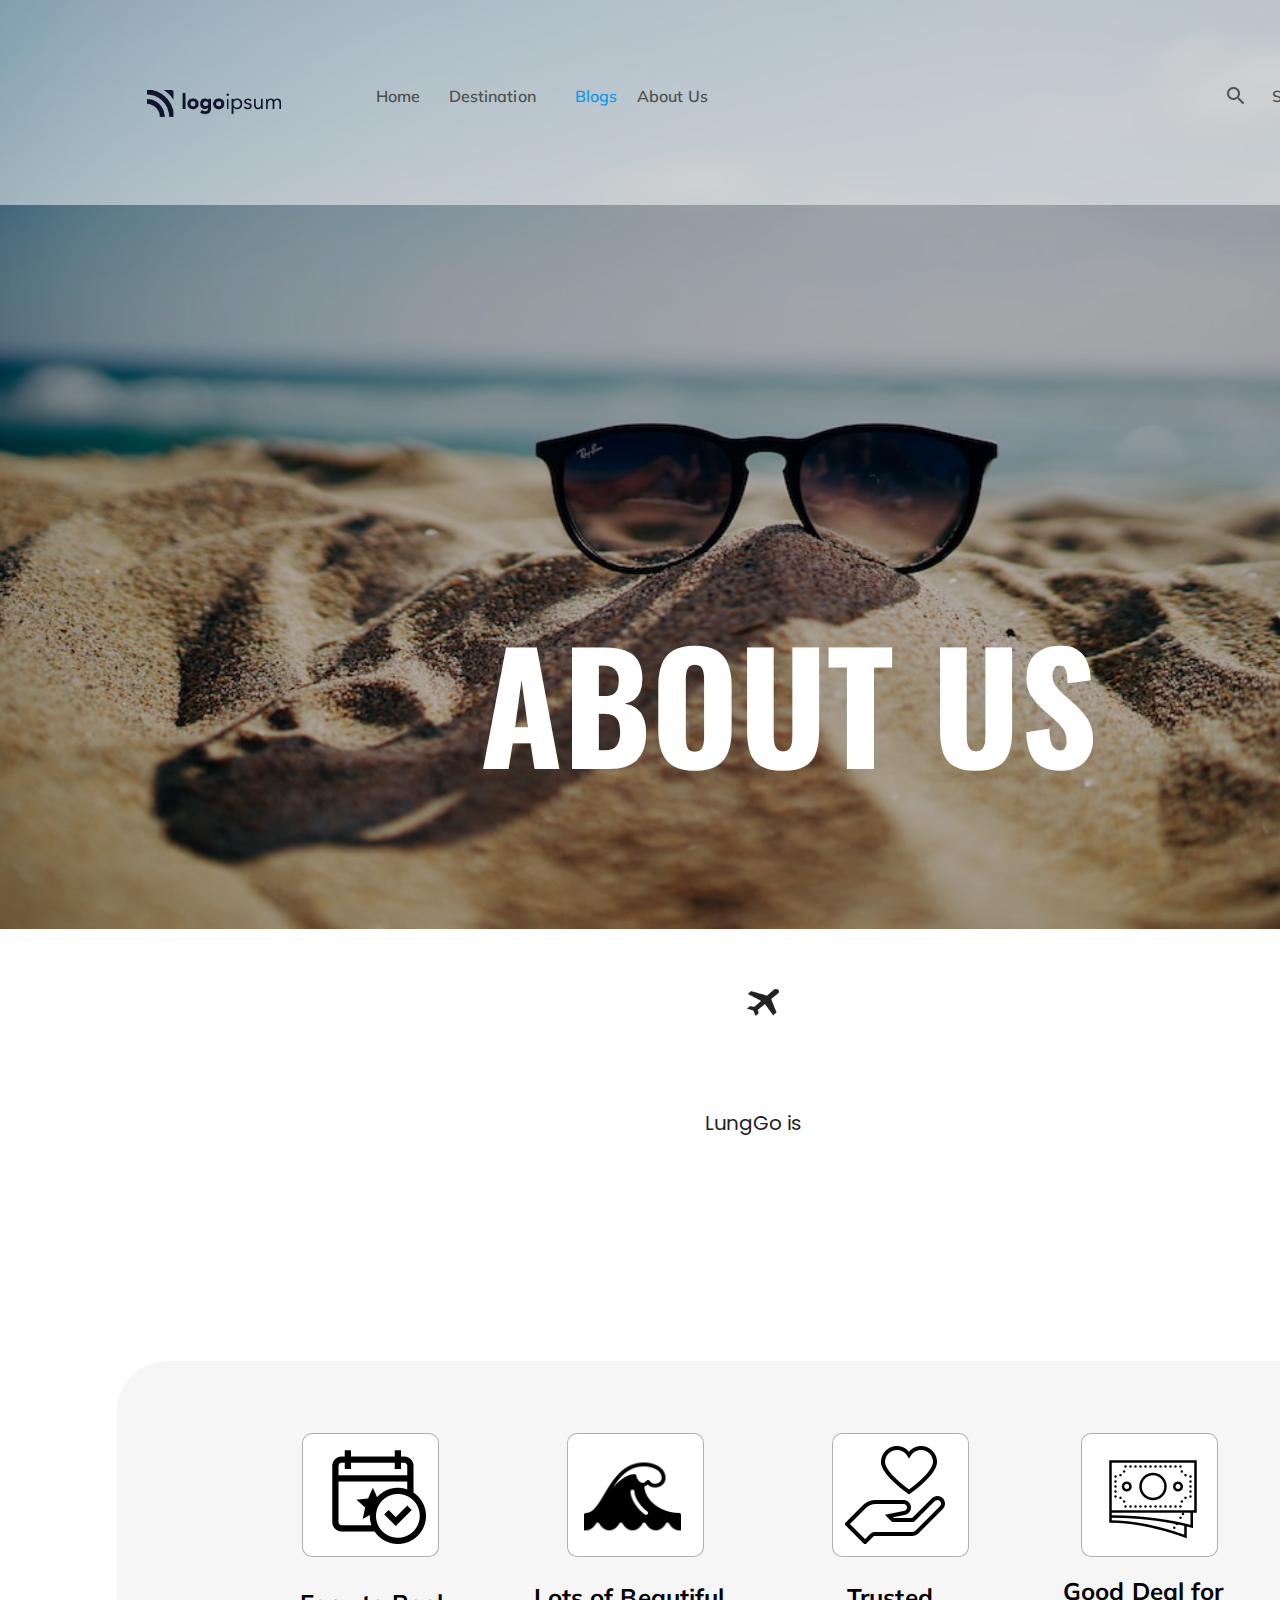
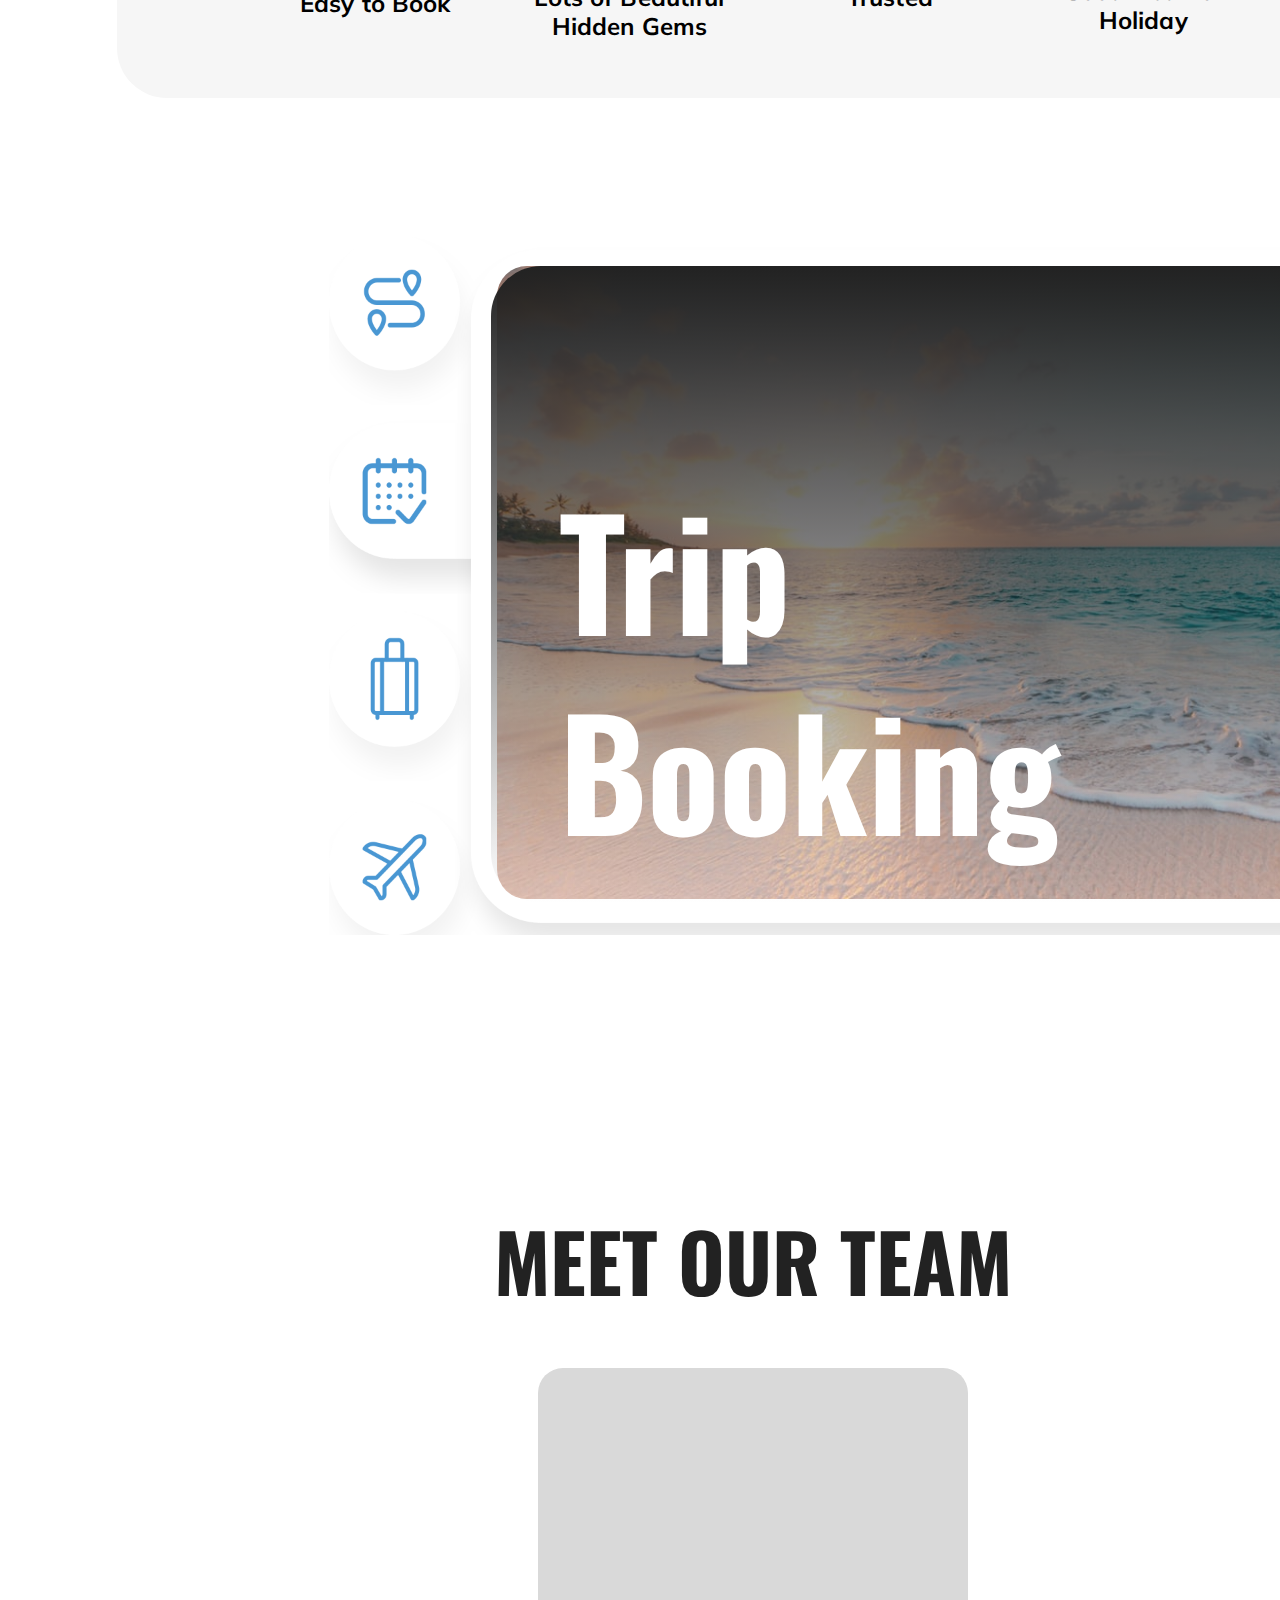
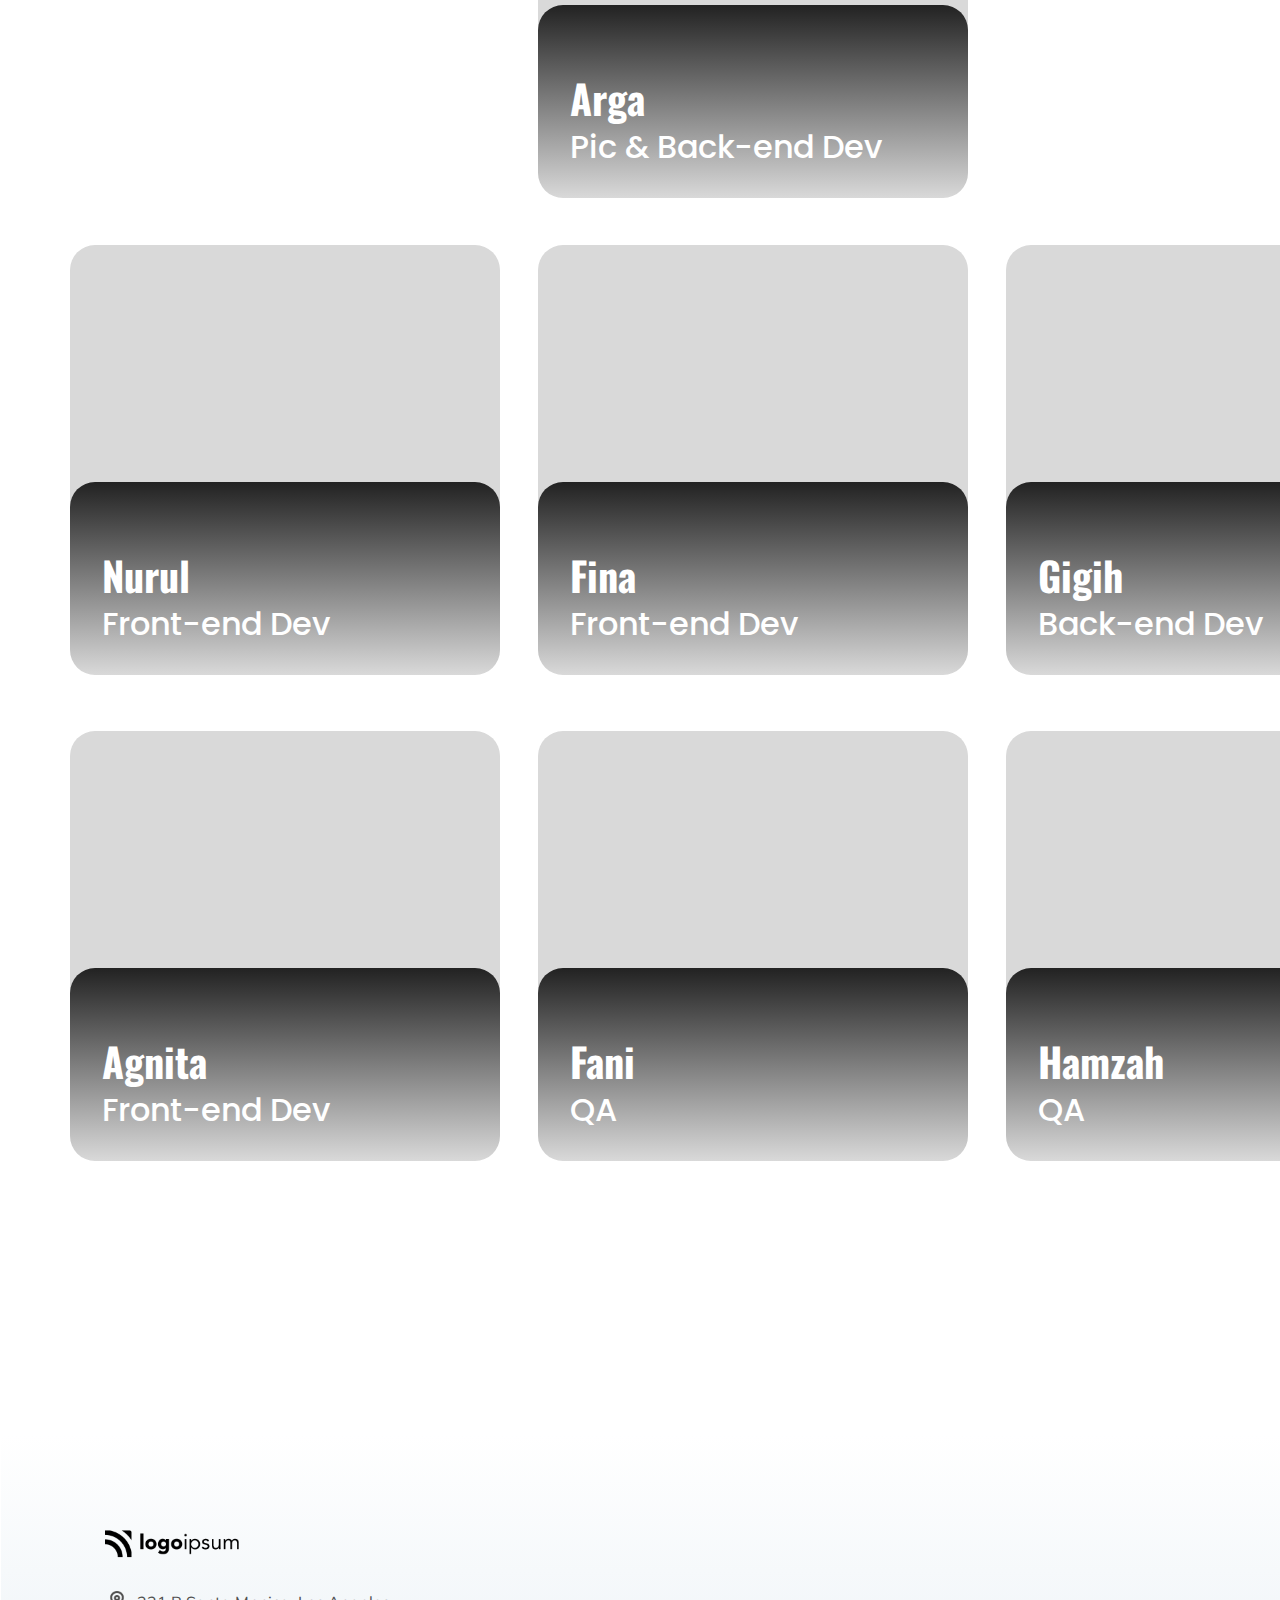
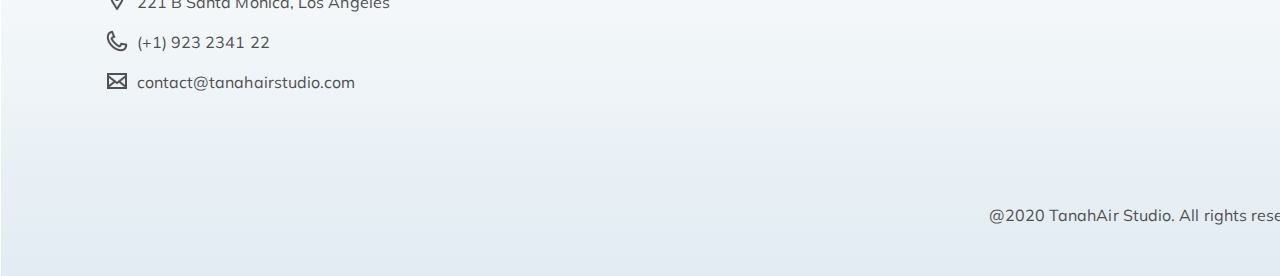
<file: main-files/about-us.html>
<!DOCTYPE html>
<html>
<head>
  <meta charset="utf-8" />
  <link rel="icon" href="/favicon.ico" />
  <meta name="viewport" content="width=device-width, initial-scale=1" />
  <meta name="theme-color" content="#000000" />
  <title>12_About Us</title>
  <link rel="stylesheet" href="https://fonts.googleapis.com/css?family=Mulish%3A400%2C600%2C700"/>
  <link rel="stylesheet" href="https://fonts.googleapis.com/css?family=Source+Sans+Pro%3A400%2C500%2C600%2C700"/>
  <link rel="stylesheet" href="https://fonts.googleapis.com/css?family=Oswald%3A700"/>
  <link rel="stylesheet" href="https://fonts.googleapis.com/css?family=Poppins%3A400%2C500"/>
  <link rel="stylesheet" href="./styles/about-us.css"/>
</head>
<body>
<div class="about-us-7vy">
  <div class="auto-group-mc81-qc5">
    <div class="hero-section-yTP">
      <div class="auto-group-cgyy-v7j">
        <div class="navbar-2gZ">
          <div class="dummy-logo-02-BpM">
            <img class="group-j5B" src="./assets/group.png"/>
          </div>
          <div class="auto-group-umkx-ehw">
            <div class="menu-Ntq">
              <p class="home-7Ld">Home</p>
              <p class="destination-DeZ">Destination</p>
              <p class="blogs-Lz5">Blogs</p>
              <p class="about-us-gY9">About Us</p>
            </div>
            <img class="action-search-Bzh" src="./assets/action-search-44q.png"/>
            <p class="sign-up-7tM">Sign Up</p>
            <div class="button-dbo">Login</div>
          </div>
        </div>
      </div>
      <p class="about-us-HgM">ABOUT US</p>
    </div>
  </div>
  <img class="group-afT" src="./assets/group-4n5.png"/>
  <div class="auto-group-qwbs-Kd3">
    <div class="description-section-eQR">
      <p class="lunggo-is-yBo">LungGo is </p>
      <div class="plane-icon-h7o">
      </div>
    </div>
    <div class="values-section-qE1">
      <div class="group-482-wH3">
        <div class="auto-group-uubk-69w">
          <div class="auto-group-jbrr-QRX">
            <img class="event-accepted-vPs" src="./assets/event-accepted.png"/>
          </div>
          <div class="auto-group-ywqb-2C1">
            <img class="ocean-wave-wpm" src="./assets/ocean-wave.png"/>
          </div>
          <div class="auto-group-ohpm-4eV">
            <img class="trust-buK" src="./assets/trust.png"/>
          </div>
          <div class="auto-group-psdt-8PT">
            <img class="cash-UCR" src="./assets/cash-s4D.png"/>
          </div>
        </div>
        <div class="group-480-bH3">
          <p class="easy-to-book-Yi5">Easy to Book</p>
          <p class="lots-of-beautiful-hidden-gems-Ta9">Lots of Beautiful Hidden Gems </p>
          <p class="trusted-YrV">Trusted</p>
          <p class="good-deal-for-holiday-TCm">Good Deal for Holiday</p>
        </div>
      </div>
    </div>
    <div class="auto-group-xzeh-XiR">
      <img class="how-it-works-section-rkh" src="./assets/how-it-works-section.png"/>
      <img class="rectangle-CJm" src="./assets/rectangle-HZB.png"/>
      <div class="gradient-WqF">
      </div>
      <p class="trip-booking-cdP">
      Trip
      <br/>
      Booking
      </p>
    </div>
    <div class="team-section-Wyf">
      <div class="auto-group-fpsw-ea5">
        <p class="meet-our-team-nRP">MEET OUR TEAM</p>
        <div class="item-3-uF7">
          <div class="gradient-1ow">
          </div>
          <p class="arga-87s">Arga</p>
          <p class="pic-back-end-dev-q2H">Pic &amp; Back-end Dev</p>
        </div>
      </div>
      <div class="auto-group-bkds-hqB">
        <div class="item-4-qRb">
          <div class="gradient-aPB">
          </div>
          <p class="nurul-66d">Nurul </p>
          <p class="front-end-dev-oWq">Front-end Dev</p>
        </div>
        <div class="item-5-6Vw">
          <div class="gradient-eXT">
          </div>
          <p class="fina-NTT">Fina</p>
          <p class="front-end-dev-HqK">Front-end Dev</p>
        </div>
        <div class="item-6-apR">
          <div class="gradient-Lob">
          </div>
          <p class="gigih-fay">Gigih</p>
          <p class="back-end-dev-BpD">Back-end Dev</p>
        </div>
      </div>
      <div class="auto-group-uzp7-Gqf">
        <div class="item-7-Dku">
          <div class="gradient-aLZ">
          </div>
          <p class="agnita-hRB">Agnita</p>
          <p class="front-end-dev-DPX">Front-end Dev</p>
        </div>
        <div class="item-9-i5P">
          <div class="gradient-Fr1">
          </div>
          <p class="fani-a7b">Fani</p>
          <p class="qa-ggR">QA</p>
        </div>
        <div class="item-8-B7P">
          <div class="gradient-vqf">
          </div>
          <p class="hamzah-SZ7">Hamzah</p>
          <p class="qa-9yK">QA</p>
        </div>
      </div>
    </div>
    <div class="auto-group-457f-SSd">
      <div class="footer-ZXF">
        <img class="dummy-logo-02-if3" src="./assets/dummy-logo-02-how.png"/>
        <div class="group-477-EtH">
          <div class="address-ahF">
            <img class="icon-k5w" src="./assets/icon-Bb7.png"/>
            <p class="b-santa-monica-los-angeles-gkH">221 B Santa Monica, Los Angeles</p>
          </div>
          <div class="auto-group-dvdf-yzH">
            <div class="phone-number-L49">
              <img class="icon-4Vw" src="./assets/icon-Mz1.png"/>
              <p class="item-1-923-2341-22-QJu">(+1) 923 2341 22</p>
            </div>
            <div class="email-W73">
              <img class="icon-ej3" src="./assets/icon-XK7.png"/>
              <p class="contacttanahairstudiocom-znu">contact@tanahairstudio.com</p>
            </div>
          </div>
        </div>
        <p class="tanahair-studio-all-rights-reserved-hxD">@2020 TanahAir Studio. All rights reserved.</p>
      </div>
    </div>
  </div>
</div>
</body>
</file>
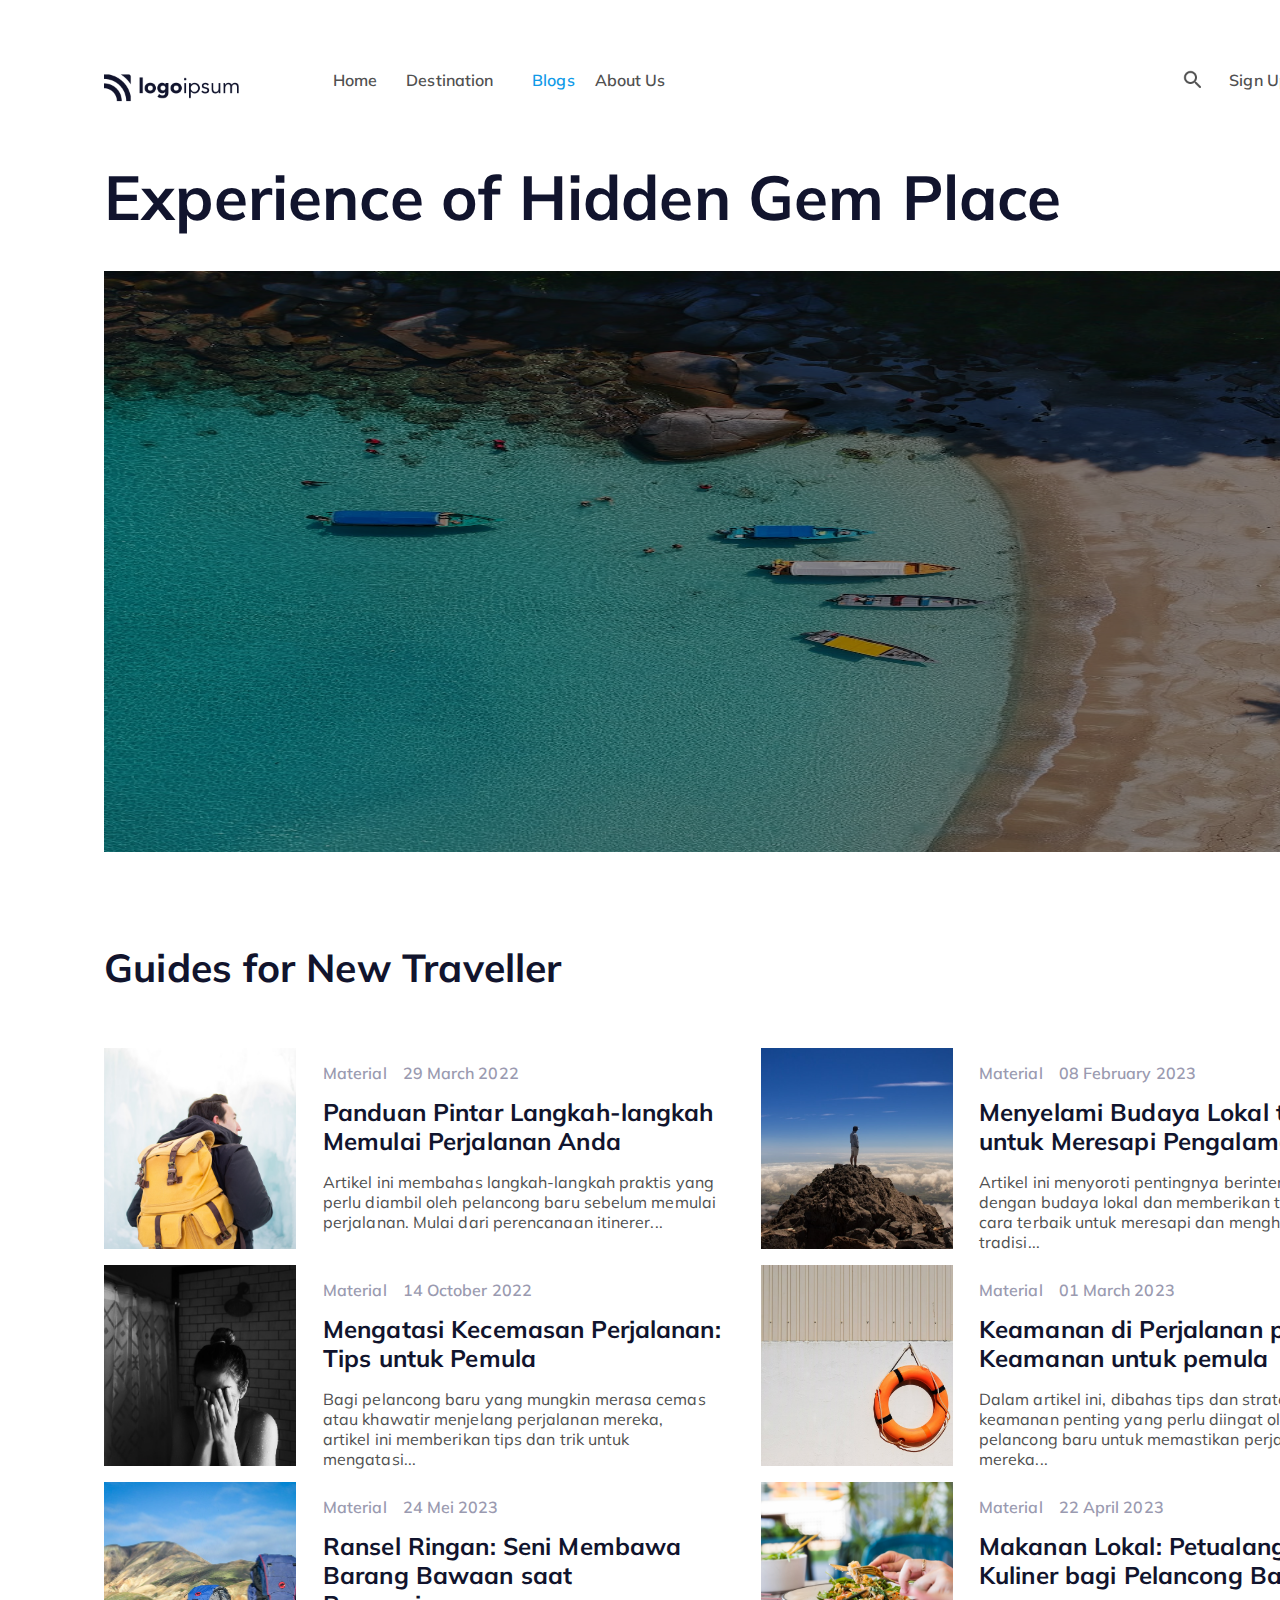
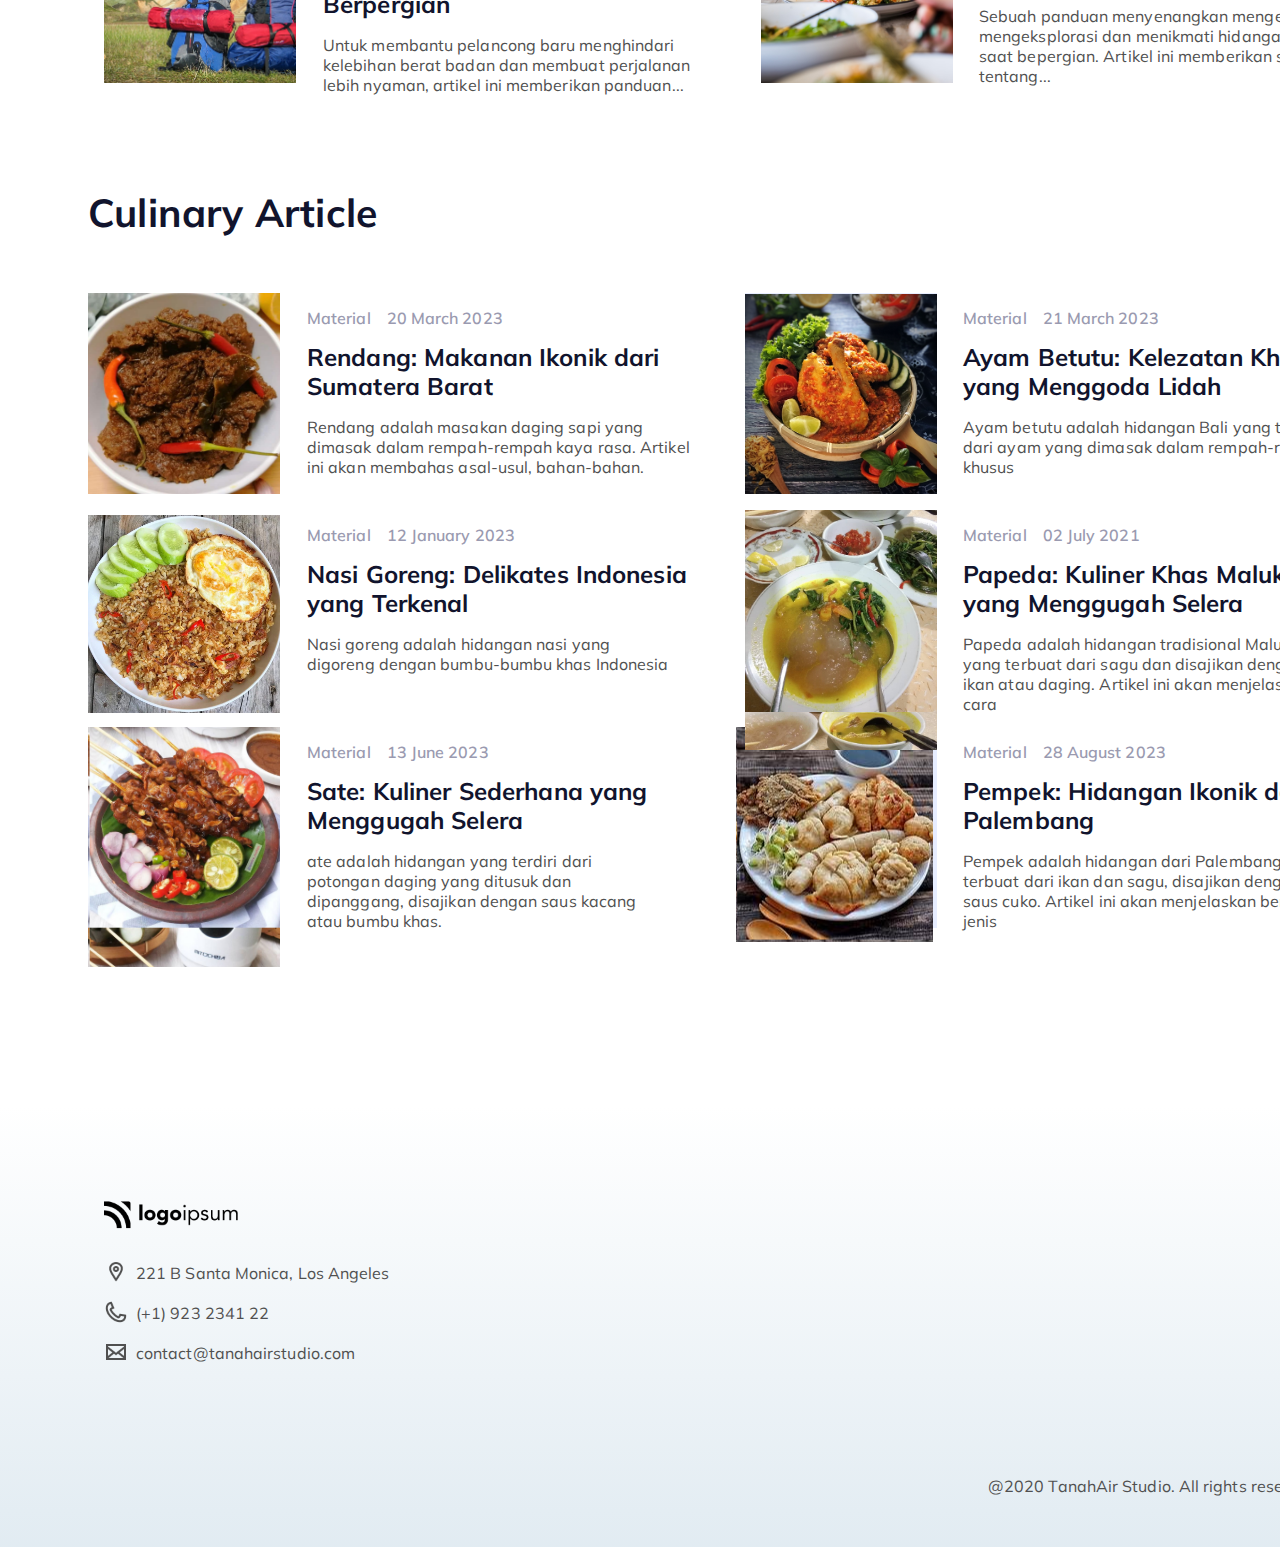
<file: main-files/blog.html>
<!DOCTYPE html>
<html>
<head>
  <meta charset="utf-8" />
  <link rel="icon" href="/favicon.ico" />
  <meta name="viewport" content="width=device-width, initial-scale=1" />
  <meta name="theme-color" content="#000000" />
  <title>Blog</title>
  <link rel="stylesheet" href="https://fonts.googleapis.com/css?family=Mulish%3A400%2C600%2C700"/>
  <link rel="stylesheet" href="https://fonts.googleapis.com/css?family=Source+Sans+Pro%3A400%2C600%2C700"/>
  <link rel="stylesheet" href="./styles/blog.css"/>
</head>
<body>
<div class="blog-oCu">
  <div class="auto-group-g1us-vYR">
    <div class="navbar-mow">
      <img class="dummy-logo-02-gAD" src="./assets/dummy-logo-02-Bz1.png"/>
      <div class="auto-group-eehw-R7o">
        <div class="menu-9Zb">
          <p class="home-G8R">Home</p>
          <p class="destination-y2q">Destination</p>
          <p class="blogs-5bf">Blogs</p>
          <p class="about-us-DC5">About Us</p>
        </div>
        <img class="action-search-u4u" src="./assets/action-search.png"/>
        <p class="sign-up-QGZ">Sign Up</p>
        <div class="button-iHF">Login</div>
      </div>
    </div>
    <div class="hero-VBX">
      <p class="experience-of-hidden-gem-place-oxu">Experience of Hidden Gem Place </p>
      <div class="auto-group-qpdt-X8D">
        <div class="rectangle-205-eTj">
        </div>
      </div>
    </div>
    <div class="guides-for-new-traveller-XGd">
      <div class="auto-group-b6gy-e6M">
        <p class="guides-for-new-traveller-zAD">Guides for New Traveller</p>
        <div class="auto-group-uayx-h4d">
          <div class="article-01-RWR">
            <img class="image-placeholder-NwT" src="./assets/image-placeholder-f9j.png"/>
            <div class="auto-group-8vg1-Jq7">
              <div class="information-Eyf">
                <p class="material-9qj">Material</p>
                <p class="march-2022-2uX">29 March 2022</p>
              </div>
              <p class="panduan-pintar-langkah-langkah-memulai-perjalanan-anda-y45">Panduan Pintar Langkah-langkah Memulai Perjalanan Anda</p>
              <p class="artikel-ini-membahas-langkah-langkah-praktis-yang-perlu-diambil-oleh-pelancong-baru-sebelum-memulai-perjalanan-mulai-dari-perencanaan-itinerer-s9T">Artikel ini membahas langkah-langkah praktis yang perlu diambil oleh pelancong baru sebelum memulai perjalanan. Mulai dari perencanaan itinerer...</p>
            </div>
          </div>
          <div class="article-02-L33">
            <img class="image-placeholder-HU5" src="./assets/image-placeholder-ztq.png"/>
            <div class="auto-group-16s5-piu">
              <div class="information-9mB">
                <p class="material-sBP">Material</p>
                <p class="february-2023-McM">08 February 2023</p>
              </div>
              <p class="menyelami-budaya-lokal-terbaik-untuk-meresapi-pengalaman-649">Menyelami Budaya Lokal terbaik untuk Meresapi Pengalaman </p>
              <p class="artikel-ini-menyoroti-pentingnya-berinteraksi-dengan-budaya-lokal-dan-memberikan-tips-tentang-cara-terbaik-untuk-meresapi-dan-menghormati-tradisi-zQR">Artikel ini menyoroti pentingnya berinteraksi dengan budaya lokal dan memberikan tips tentang cara terbaik untuk meresapi dan menghormati tradisi...</p>
            </div>
          </div>
        </div>
      </div>
      <div class="auto-group-immk-G73">
        <div class="article-03-oMs">
          <img class="image-placeholder-xVf" src="./assets/image-placeholder-Mx5.png"/>
          <div class="auto-group-ctuf-hTF">
            <div class="information-q3f">
              <p class="material-vau">Material</p>
              <p class="october-2022-RnZ">14 October 2022</p>
            </div>
            <p class="mengatasi-kecemasan-perjalanan-tips-untuk-pemula-kK3">Mengatasi Kecemasan Perjalanan: Tips untuk Pemula</p>
            <p class="bagi-pelancong-baru-yang-mungkin-merasa-cemas-atau-khawatir-menjelang-perjalanan-mereka-artikel-ini-memberikan-tips-dan-trik-untuk-mengatasi-4Kj">Bagi pelancong baru yang mungkin merasa cemas atau khawatir menjelang perjalanan mereka, artikel ini memberikan tips dan trik untuk mengatasi...</p>
          </div>
        </div>
        <div class="article-04-Xj7">
          <img class="image-placeholder-6GR" src="./assets/image-placeholder-wCV.png"/>
          <div class="auto-group-1sum-EdX">
            <div class="information-mNZ">
              <p class="material-gEd">Material</p>
              <p class="march-2023-NNM">01 March 2023</p>
            </div>
            <p class="keamanan-di-perjalanan-panduan-keamanan-untuk-pemula-t5o">Keamanan di Perjalanan panduan Keamanan untuk pemula</p>
            <p class="dalam-artikel-ini-dibahas-tips-dan-strategi-keamanan-penting-yang-perlu-diingat-oleh-pelancong-baru-untuk-memastikan-perjalanan-mereka-oCm">Dalam artikel ini, dibahas tips dan strategi keamanan penting yang perlu diingat oleh pelancong baru untuk memastikan perjalanan mereka...</p>
          </div>
        </div>
      </div>
      <div class="auto-group-smym-5AH">
        <div class="article-05-bPX">
          <img class="image-placeholder-kGR" src="./assets/image-placeholder-G49.png"/>
          <div class="auto-group-trtr-5Jh">
            <div class="information-yey">
              <p class="material-tX3">Material</p>
              <p class="mei-2023-DZK">24 Mei 2023</p>
            </div>
            <p class="ransel-ringan-seni-membawa-barang-bawaan-saat-berpergian-xWu">Ransel Ringan: Seni Membawa Barang Bawaan saat Berpergian</p>
            <p class="untuk-membantu-pelancong-baru-menghindari-kelebihan-berat-badan-dan-membuat-perjalanan-lebih-nyaman-artikel-ini-memberikan-panduan-fw7">Untuk membantu pelancong baru menghindari kelebihan berat badan dan membuat perjalanan lebih nyaman, artikel ini memberikan panduan...</p>
          </div>
        </div>
        <div class="article-06-YV7">
          <img class="image-placeholder-JjB" src="./assets/image-placeholder-ojP.png"/>
          <div class="auto-group-d4xz-F8d">
            <div class="information-yqK">
              <p class="material-tSV">Material</p>
              <p class="april-2023-nnm">22 April 2023</p>
            </div>
            <p class="makanan-lokal-petualangan-kuliner-bagi-pelancong-baru-Knh">Makanan Lokal: Petualangan Kuliner bagi Pelancong Baru</p>
            <p class="sebuah-panduan-menyenangkan-mengenai-cara-mengeksplorasi-dan-menikmati-hidangan-lokal-saat-bepergian-artikel-ini-memberikan-saran-tentang-SMX">Sebuah panduan menyenangkan mengenai cara mengeksplorasi dan menikmati hidangan lokal saat bepergian. Artikel ini memberikan saran tentang...</p>
          </div>
        </div>
      </div>
    </div>
    <div class="culinary-article-7Tf">
      <p class="culinary-article-Fpm">Culinary Article</p>
      <div class="auto-group-95eq-ByK">
        <div class="article-01-87s">
          <div class="auto-group-ruxp-ftV">
            <img class="image-17-AaM" src="./assets/image-17.png"/>
          </div>
          <div class="auto-group-ifr9-VMj">
            <div class="information-otD">
              <p class="material-wjX">Material</p>
              <p class="march-2023-FkD">20 March 2023</p>
            </div>
            <p class="rendang-makanan-ikonik-dari-sumatera-barat-P5j">Rendang: Makanan Ikonik dari Sumatera Barat</p>
            <p class="rendang-adalah-masakan-daging-sapi-yang-dimasak-dalam-rempah-rempah-kaya-rasa-artikel-ini-akan-membahas-asal-usul-bahan-bahan-VPf">Rendang adalah masakan daging sapi yang dimasak dalam rempah-rempah kaya rasa. Artikel ini akan membahas asal-usul, bahan-bahan.</p>
          </div>
        </div>
        <div class="article-02-Akh">
          <div class="auto-group-2arv-KtV">
            <img class="image-22-TUu" src="./assets/image-22.png"/>
          </div>
          <div class="auto-group-slks-nXB">
            <div class="information-epH">
              <p class="material-BJR">Material</p>
              <p class="march-2023-UoK">21 March 2023</p>
            </div>
            <p class="ayam-betutu-kelezatan-khas-bali-yang-menggoda-lidah-cuX">Ayam Betutu: Kelezatan Khas Bali yang Menggoda Lidah</p>
            <p class="ayam-betutu-adalah-hidangan-bali-yang-terdiri-dari-ayam-yang-dimasak-dalam-rempah-rempah-khusus-LKj">Ayam betutu adalah hidangan Bali yang terdiri dari ayam yang dimasak dalam rempah-rempah khusus</p>
          </div>
        </div>
      </div>
      <div class="auto-group-fgam-Rry">
        <div class="auto-group-1dah-yNh">
          <div class="article-03-W7j">
            <div class="auto-group-a5s7-F5K">
              <div class="image-placeholder-BzZ">
              </div>
              <img class="image-19-XYd" src="./assets/image-19.png"/>
            </div>
            <div class="auto-group-4ssm-TSH">
              <div class="information-zx1">
                <p class="material-jeh">Material</p>
                <p class="january-2023-Fd3">12 January 2023</p>
              </div>
              <p class="nasi-goreng-delikates-indonesia-yang-terkenal-ncy">Nasi Goreng: Delikates Indonesia yang Terkenal</p>
              <p class="nasi-goreng-adalah-hidangan-nasi-yang-digoreng-dengan-bumbu-bumbu-khas-indonesia-qLM">Nasi goreng adalah hidangan nasi yang digoreng dengan bumbu-bumbu khas Indonesia</p>
            </div>
          </div>
          <div class="article-05-WhP">
            <div class="auto-group-jit9-rFT">
              <div class="image-placeholder-ax9">
              </div>
              <div class="image-20-vm7">
              </div>
            </div>
            <div class="auto-group-7t1w-Cid">
              <div class="information-wgD">
                <p class="material-g81">Material</p>
                <p class="june-2023-PHK">13 June 2023</p>
              </div>
              <p class="sate-kuliner-sederhana-yang-menggugah-selera-uWZ">Sate: Kuliner Sederhana yang Menggugah Selera</p>
              <p class="ate-adalah-hidangan-yang-terdiri-dari-potongan-daging-yang-ditusuk-dan-dipanggang-disajikan-dengan-saus-kacang-atau-bumbu-khas-cfs">ate adalah hidangan yang terdiri dari potongan daging yang ditusuk dan dipanggang, disajikan dengan saus kacang atau bumbu khas. </p>
            </div>
          </div>
        </div>
        <div class="auto-group-kf2q-t7b">
          <div class="article-06-DvZ">
            <div class="auto-group-pm1b-xdF">
              <div class="image-placeholder-WPs">
              </div>
              <div class="image-24-eW5">
              </div>
            </div>
            <div class="auto-group-5wzm-9hj">
              <div class="information-fvy">
                <p class="material-Qdf">Material</p>
                <p class="august-2023-8pZ">28 August 2023</p>
              </div>
              <p class="pempek-hidangan-ikonik-dari-palembang-5E1">Pempek: Hidangan Ikonik dari Palembang</p>
              <p class="pempek-adalah-hidangan-dari-palembang-yang-terbuat-dari-ikan-dan-sagu-disajikan-dengan-saus-cuko-artikel-ini-akan-menjelaskan-berbagai-jenis-C3j">Pempek adalah hidangan dari Palembang yang terbuat dari ikan dan sagu, disajikan dengan saus cuko. Artikel ini akan menjelaskan berbagai jenis</p>
            </div>
          </div>
          <div class="article-04-UX3">
            <div class="auto-group-hgs3-b5s">
              <div class="image-placeholder-6HX">
              </div>
              <div class="image-23-2ws">
              </div>
            </div>
            <div class="auto-group-bdsh-YfK">
              <div class="information-VaZ">
                <p class="material-cQH">Material</p>
                <p class="july-2021-L5P">02 July 2021</p>
              </div>
              <p class="papeda-kuliner-khas-maluku-yang-menggugah-selera-4n5">Papeda: Kuliner Khas Maluku yang Menggugah Selera</p>
              <p class="papeda-adalah-hidangan-tradisional-maluku-yang-terbuat-dari-sagu-dan-disajikan-dengan-ikan-atau-daging-artikel-ini-akan-menjelaskan-cara-mwP">Papeda adalah hidangan tradisional Maluku yang terbuat dari sagu dan disajikan dengan ikan atau daging. Artikel ini akan menjelaskan cara</p>
            </div>
          </div>
        </div>
      </div>
    </div>
  </div>
  <div class="auto-group-alqr-F5s">
    <div class="footer-yXf">
      <img class="dummy-logo-02-XZB" src="./assets/dummy-logo-02-Y1w.png"/>
      <div class="group-477-Txd">
        <div class="address-bow">
          <img class="icon-xeV" src="./assets/icon-MnZ.png"/>
          <p class="b-santa-monica-los-angeles-71b">221 B Santa Monica, Los Angeles</p>
        </div>
        <div class="auto-group-u1wz-R2H">
          <div class="phone-number-mM3">
            <img class="icon-hkV" src="./assets/icon-Dys.png"/>
            <p class="item-1-923-2341-22-FX7">(+1) 923 2341 22</p>
          </div>
          <div class="email-M4M">
            <img class="icon-VwF" src="./assets/icon-fUV.png"/>
            <p class="contacttanahairstudiocom-dnZ">contact@tanahairstudio.com</p>
          </div>
        </div>
      </div>
      <p class="tanahair-studio-all-rights-reserved-Y8q">@2020 TanahAir Studio. All rights reserved.</p>
    </div>
  </div>
</div>
</body>
</file>
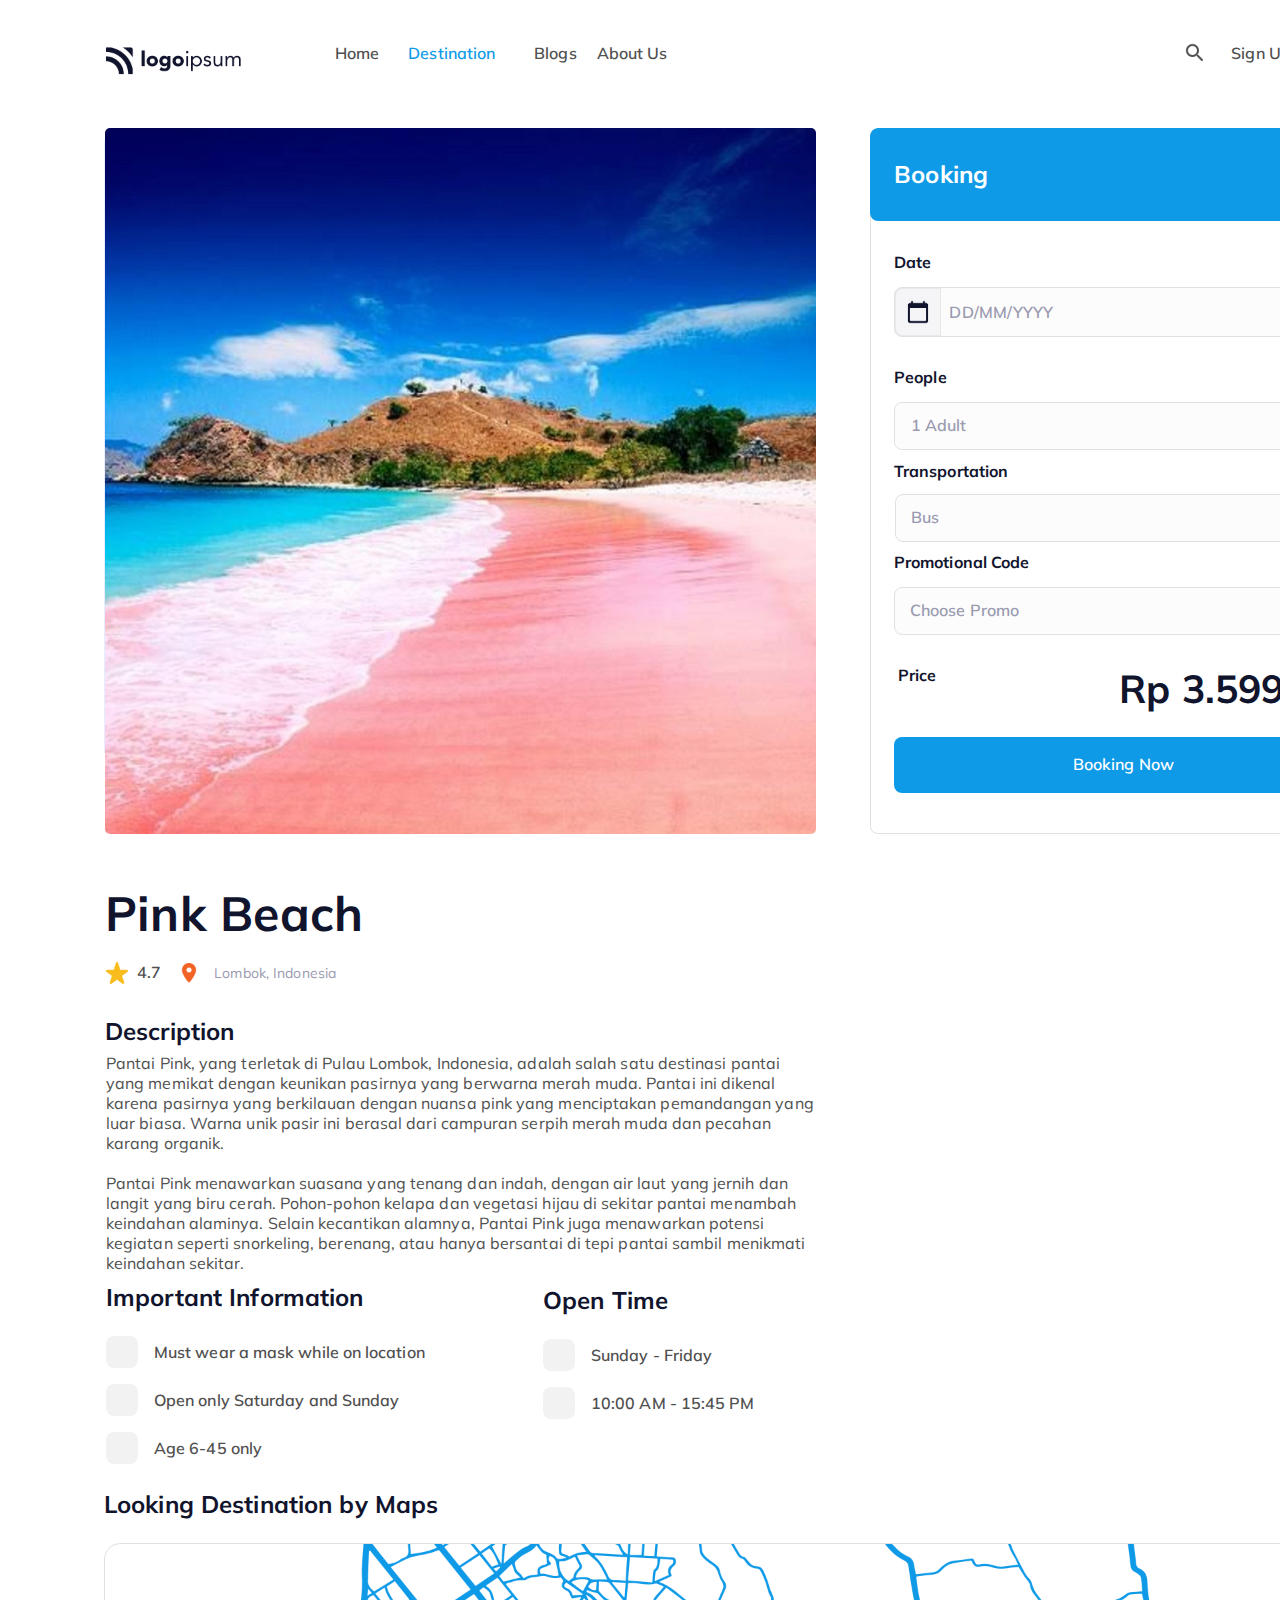
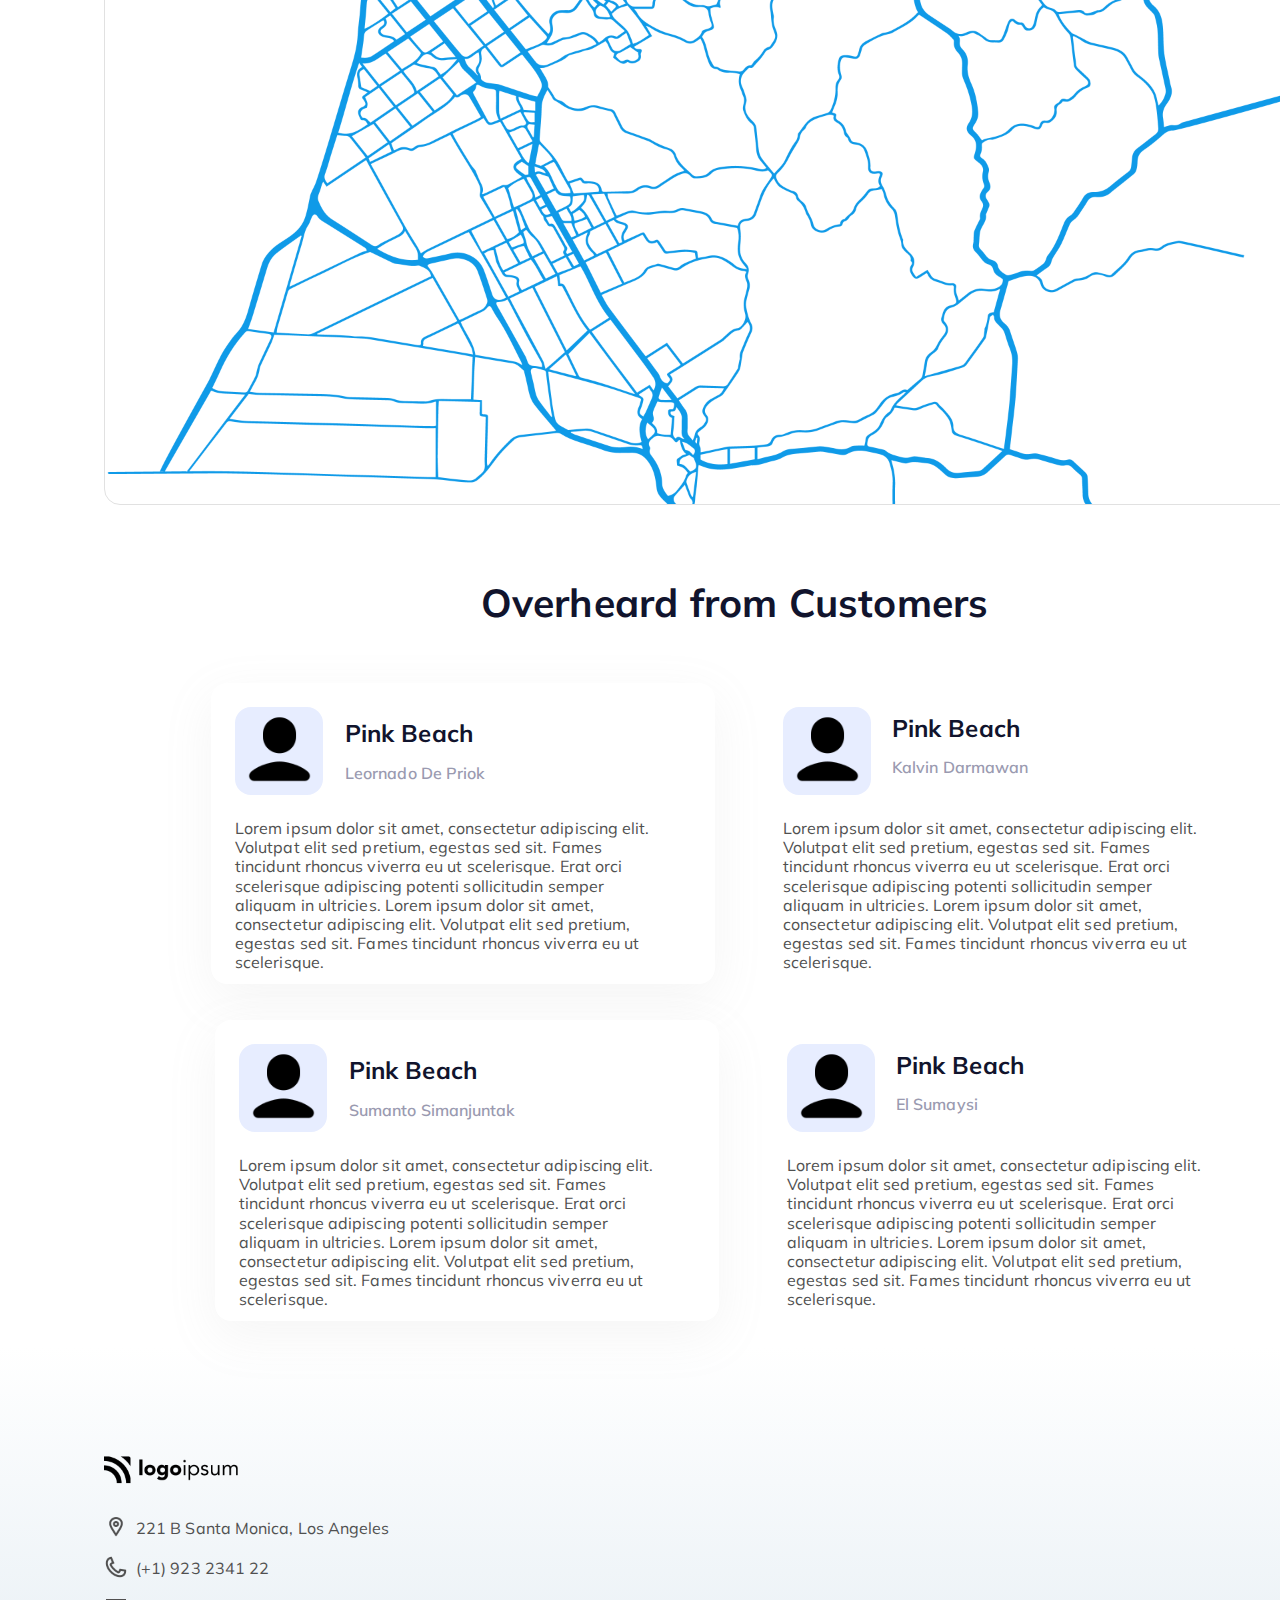
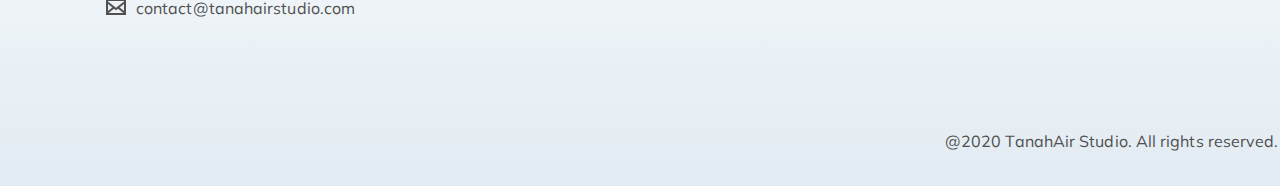
<file: main-files/booking-.html>
<!DOCTYPE html>
<html>
<head>
  <meta charset="utf-8" />
  <link rel="icon" href="/favicon.ico" />
  <meta name="viewport" content="width=device-width, initial-scale=1" />
  <meta name="theme-color" content="#000000" />
  <title>Booking </title>
  <link rel="stylesheet" href="https://fonts.googleapis.com/css?family=Mulish%3A400%2C600%2C700"/>
  <link rel="stylesheet" href="https://fonts.googleapis.com/css?family=Source+Sans+Pro%3A400%2C600%2C700"/>
  <link rel="stylesheet" href="./styles/booking-.css"/>
</head>
<body>
<div class="booking--y13">
  <div class="single-page-bo7">
    <div class="auto-group-hqcu-32q">
      <div class="navbar-Wx1">
        <img class="dummy-logo-02-d13" src="./assets/dummy-logo-02-qgD.png"/>
        <div class="auto-group-ym1t-8iV">
          <div class="menu-46M">
            <p class="home-Gbj">Home</p>
            <p class="destination-u8u">Destination</p>
            <p class="blogs-1xd">Blogs</p>
            <p class="about-us-wbP">About Us</p>
          </div>
          <img class="action-search-ULR" src="./assets/action-search-6Tj.png"/>
          <p class="sign-up-y2H">Sign Up</p>
          <div class="button-329">Login</div>
        </div>
      </div>
      <div class="auto-group-bgjm-5Ud">
        <div class="auto-group-ag25-CJM">
          <div class="image-placeholder-Y7K">
          </div>
          <img class="image-6-ew3" src="./assets/image-6.png"/>
        </div>
        <div class="auto-group-5mzr-AuP">
          <div class="container-6Y9">
          </div>
          <div class="button-Zgd">Booking Now</div>
          <div class="price-jjX">
            <p class="price-T9j">Price</p>
            <p class="rp-3599000-yds">Rp 3.599.000</p>
          </div>
          <div class="promotional-code-hZs">
            <p class="promotional-code-peV">Promotional Code</p>
            <div class="dropdown-HHB">
              <div class="form-ETK">
              </div>
              <img class="icon-9aH" src="./assets/icon.png"/>
              <p class="choose-promo-V8M">Choose Promo</p>
            </div>
          </div>
          <div class="promotional-code-BG5">
            <p class="transportation-7Qd">Transportation </p>
            <div class="dropdown-EVF">
              <div class="form-mk5">
              </div>
              <img class="icon-faZ" src="./assets/icon-At1.png"/>
              <p class="bus-AnD">Bus</p>
            </div>
          </div>
          <div class="people-58V">
            <p class="people-p65">People</p>
            <div class="dropdown-Ynm">
              <div class="form-Jmw">
              </div>
              <img class="icon-Dtu" src="./assets/icon-wKP.png"/>
              <p class="adult-x5o">1 Adult</p>
            </div>
          </div>
          <div class="date-dhj">
            <p class="date-iz5">Date</p>
            <div class="text-field-TRs">
              <img class="calendar-icon-Q6D" src="./assets/calendar-icon.png"/>
              <p class="dd-mm-yyyy-XRj">DD/MM/YYYY</p>
            </div>
          </div>
          <div class="title-EL9">
            <img class="container-kpH" src="./assets/container.png"/>
            <img class="button-VWy" src="./assets/button.png"/>
            <p class="booking-Dhs">Booking</p>
          </div>
        </div>
      </div>
      <div class="location-name-t3K">
        <p class="pink-beach-NjB">Pink Beach</p>
        <div class="auto-group-6xwh-Voo">
          <div class="rate-pr5">
            <img class="action-starrate-aKT" src="./assets/action-starrate.png"/>
            <p class="item-47-7aH">4.7</p>
          </div>
          <div class="address-Eeu">
            <img class="communication-locationon-Cbj" src="./assets/communication-locationon.png"/>
            <p class="lombok-indonesia-w3X">Lombok, Indonesia</p>
          </div>
        </div>
      </div>
      <div class="description-Dmj">
        <p class="description-XGd">Description</p>
        <p class="[base64]">
        Pantai Pink, yang terletak di Pulau Lombok, Indonesia, adalah salah satu destinasi pantai yang memikat dengan keunikan pasirnya yang berwarna merah muda. Pantai ini dikenal karena pasirnya yang berkilauan dengan nuansa pink yang menciptakan pemandangan yang luar biasa. Warna unik pasir ini berasal dari campuran serpih merah muda dan pecahan karang organik.
        <br/>
        
        <br/>
        Pantai Pink menawarkan suasana yang tenang dan indah, dengan air laut yang jernih dan langit yang biru cerah. Pohon-pohon kelapa dan vegetasi hijau di sekitar pantai menambah keindahan alaminya. Selain kecantikan alamnya, Pantai Pink juga menawarkan potensi kegiatan seperti snorkeling, berenang, atau hanya bersantai di tepi pantai sambil menikmati keindahan sekitar.
        </p>
      </div>
      <div class="auto-group-6ah7-f9s">
        <div class="important-information-AsK">
          <p class="important-information-U7K">Important Information</p>
          <div class="mask-mcD">
            <div class="container-L9X">
            </div>
            <p class="must-wear-a-mask-while-on-location-fxV">Must wear a mask while on location</p>
          </div>
          <div class="auto-group-pyxz-nXK">
            <div class="open-day-Xzh">
              <div class="container-5FX">
              </div>
              <p class="open-only-saturday-and-sunday-pU1">Open only Saturday and Sunday</p>
            </div>
            <div class="age-k6m">
              <div class="container-gm7">
              </div>
              <p class="age-6-45-only-nZF">Age 6-45 only</p>
            </div>
          </div>
        </div>
        <div class="open-time-VTf">
          <p class="open-time-dpm">Open Time</p>
          <div class="date-ydj">
            <div class="container-7zq">
            </div>
            <p class="sunday-friday-GMw">Sunday - Friday</p>
          </div>
          <div class="time-PxM">
            <div class="container-9gd">
            </div>
            <p class="am-15-45-pm-VEh">10:00 AM - 15:45 PM</p>
          </div>
        </div>
      </div>
      <div class="maps-b2q">
        <p class="looking-destination-by-maps-uZK">Looking Destination by Maps</p>
        <div class="maps-bS9">
          <img class="maps-xGh" src="./assets/maps-aJd.png"/>
        </div>
      </div>
      <div class="testimonials-TjF">
        <p class="overheard-from-customers-B9T">Overheard from Customers</p>
        <div class="auto-group-ur81-Ggh">
          <div class="testimonials-01-C4Z">
            <div class="auto-group-9fds-69w">
              <div class="auto-group-s1yd-aL1">
                <img class="user-5Xf" src="./assets/user-GV7.png"/>
              </div>
              <div class="auto-group-rabj-oiZ">
                <p class="pink-beach-LiV">Pink Beach</p>
                <p class="leornado-de-priok-rgq">Leornado De Priok</p>
              </div>
            </div>
            <p class="[base64]">
              <span class="[base64]">Lorem ipsum dolor sit amet, consectetur adipiscing elit. Volutpat elit sed pretium, egestas sed sit. Fames tincidunt rhoncus viverra eu ut scelerisque. Erat orci scelerisque adipiscing potenti sollicitudin semper aliquam in ultricies. </span>
              <span class="[base64]">Lorem ipsum dolor sit amet, consectetur adipiscing elit. Volutpat elit sed pretium, egestas sed sit. Fames tincidunt rhoncus viverra eu ut scelerisque. </span>
            </p>
          </div>
          <div class="testimonials-02-4bs">
            <div class="auto-group-vkuh-vty">
              <div class="auto-group-shpx-ea5">
                <img class="user-z89" src="./assets/user-QqX.png"/>
              </div>
              <div class="auto-group-trnd-WMP">
                <p class="pink-beach-DFo">Pink Beach</p>
                <p class="kalvin-darmawan-vR7">Kalvin Darmawan</p>
              </div>
            </div>
            <p class="[base64]">
              <span class="[base64]">Lorem ipsum dolor sit amet, consectetur adipiscing elit. Volutpat elit sed pretium, egestas sed sit. Fames tincidunt rhoncus viverra eu ut scelerisque. Erat orci scelerisque adipiscing potenti sollicitudin semper aliquam in ultricies. </span>
              <span class="[base64]">Lorem ipsum dolor sit amet, consectetur adipiscing elit. Volutpat elit sed pretium, egestas sed sit. Fames tincidunt rhoncus viverra eu ut scelerisque. </span>
            </p>
          </div>
        </div>
        <div class="auto-group-o1s9-mVb">
          <div class="testimonials-4-TNR">
            <div class="auto-group-6zhp-9W9">
              <div class="auto-group-pwsx-Gam">
                <img class="user-QS5" src="./assets/user.png"/>
              </div>
              <div class="auto-group-wkds-ihf">
                <p class="pink-beach-eLR">Pink Beach</p>
                <p class="sumanto-simanjuntak-ZiH">Sumanto Simanjuntak</p>
              </div>
            </div>
            <p class="[base64]">
              <span class="[base64]">Lorem ipsum dolor sit amet, consectetur adipiscing elit. Volutpat elit sed pretium, egestas sed sit. Fames tincidunt rhoncus viverra eu ut scelerisque. Erat orci scelerisque adipiscing potenti sollicitudin semper aliquam in ultricies. </span>
              <span class="[base64]">Lorem ipsum dolor sit amet, consectetur adipiscing elit. Volutpat elit sed pretium, egestas sed sit. Fames tincidunt rhoncus viverra eu ut scelerisque. </span>
            </p>
          </div>
          <div class="testimonials-3-Ezm">
            <div class="auto-group-2uxx-9bw">
              <div class="auto-group-iqrb-Drh">
                <img class="user-kLq" src="./assets/user-pjb.png"/>
              </div>
              <div class="auto-group-x14m-Und">
                <p class="pink-beach-1Gm">Pink Beach</p>
                <p class="el-sumaysi-vuX">El Sumaysi</p>
              </div>
            </div>
            <p class="[base64]">
              <span class="[base64]">Lorem ipsum dolor sit amet, consectetur adipiscing elit. Volutpat elit sed pretium, egestas sed sit. Fames tincidunt rhoncus viverra eu ut scelerisque. Erat orci scelerisque adipiscing potenti sollicitudin semper aliquam in ultricies. </span>
              <span class="[base64]">Lorem ipsum dolor sit amet, consectetur adipiscing elit. Volutpat elit sed pretium, egestas sed sit. Fames tincidunt rhoncus viverra eu ut scelerisque. </span>
            </p>
          </div>
        </div>
      </div>
    </div>
    <div class="auto-group-fmqk-PyT">
      <div class="footer-8RF">
        <img class="dummy-logo-02-UV7" src="./assets/dummy-logo-02.png"/>
        <div class="group-477-o1b">
          <div class="address-7Y5">
            <img class="icon-qiy" src="./assets/icon-857.png"/>
            <p class="b-santa-monica-los-angeles-BXw">221 B Santa Monica, Los Angeles</p>
          </div>
          <div class="auto-group-veu1-s9s">
            <div class="phone-number-DDj">
              <img class="icon-wfX" src="./assets/icon-45F.png"/>
              <p class="item-1-923-2341-22-sZB">(+1) 923 2341 22</p>
            </div>
            <div class="email-AoB">
              <img class="icon-Kg5" src="./assets/icon-Mvh.png"/>
              <p class="contacttanahairstudiocom-TnH">contact@tanahairstudio.com</p>
            </div>
          </div>
        </div>
        <p class="tanahair-studio-all-rights-reserved-jE1">@2020 TanahAir Studio. All rights reserved.</p>
      </div>
    </div>
  </div>
</div>
</body>
</file>
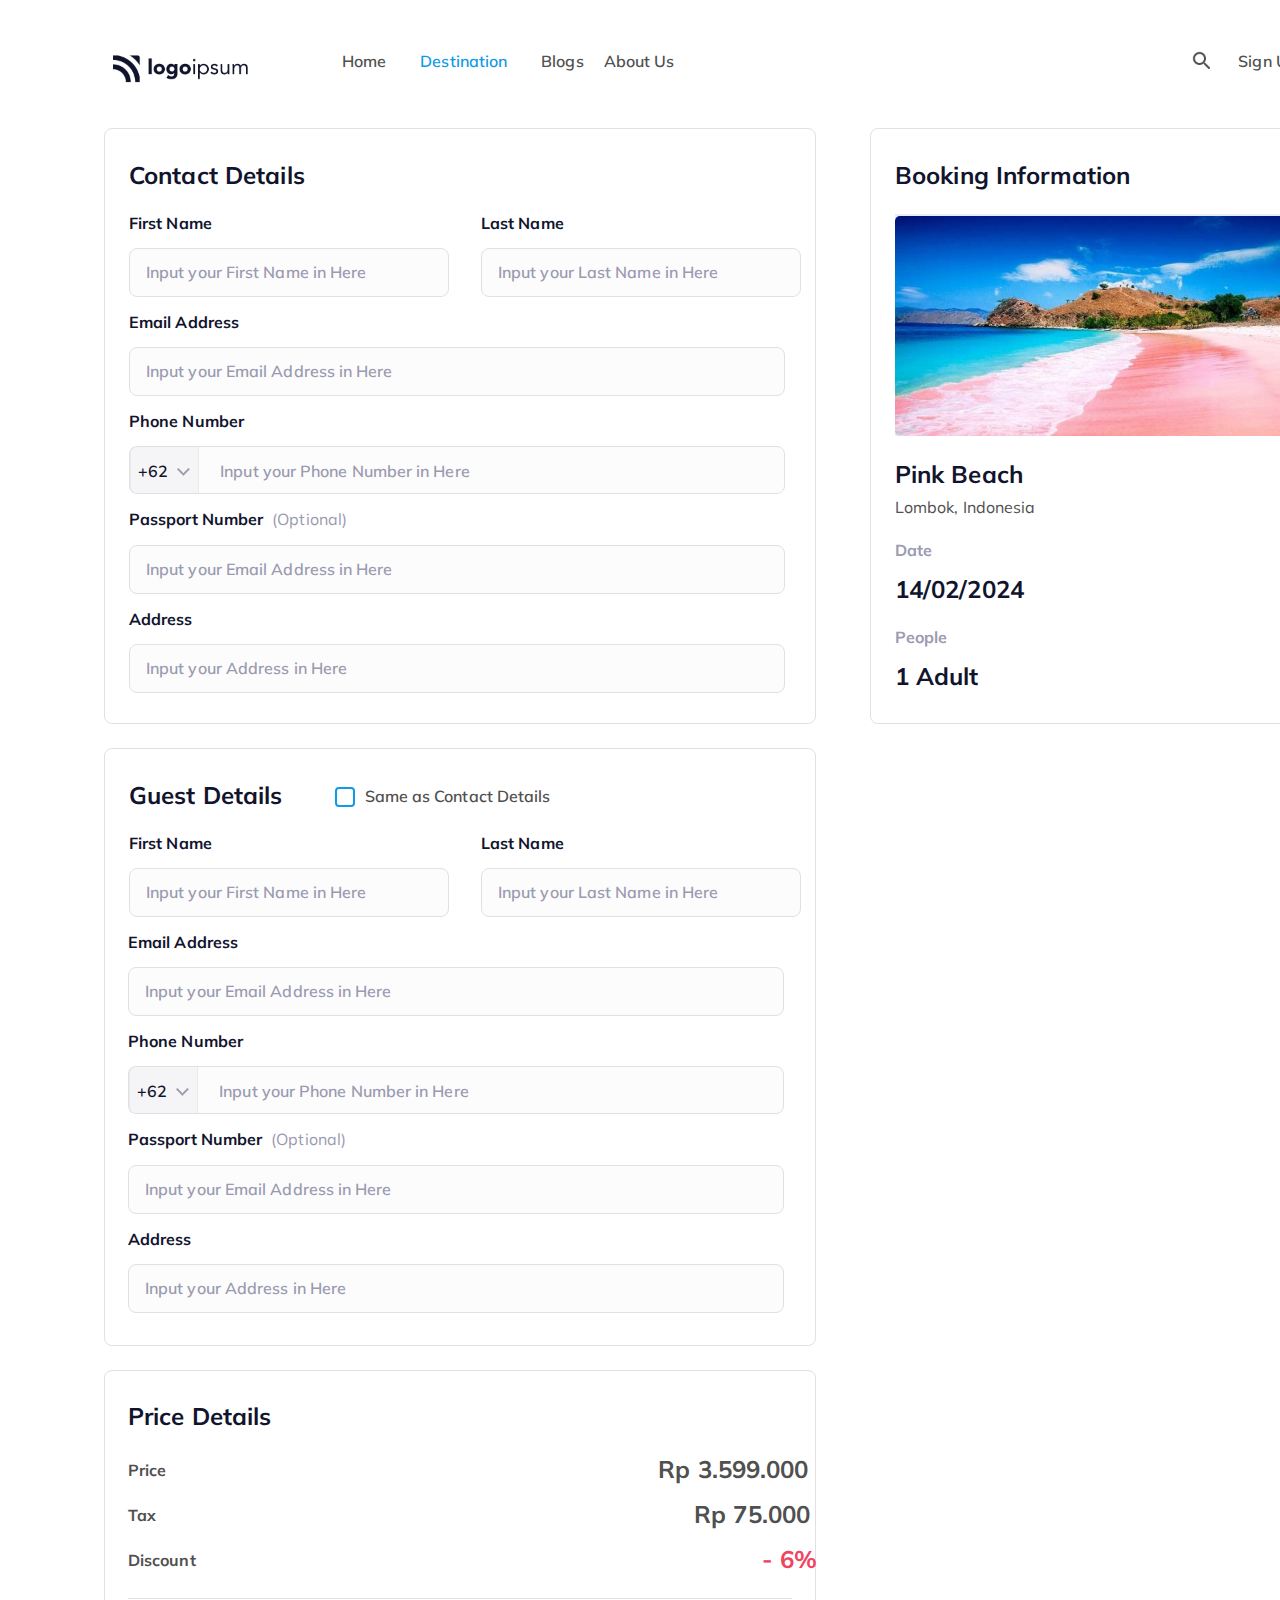
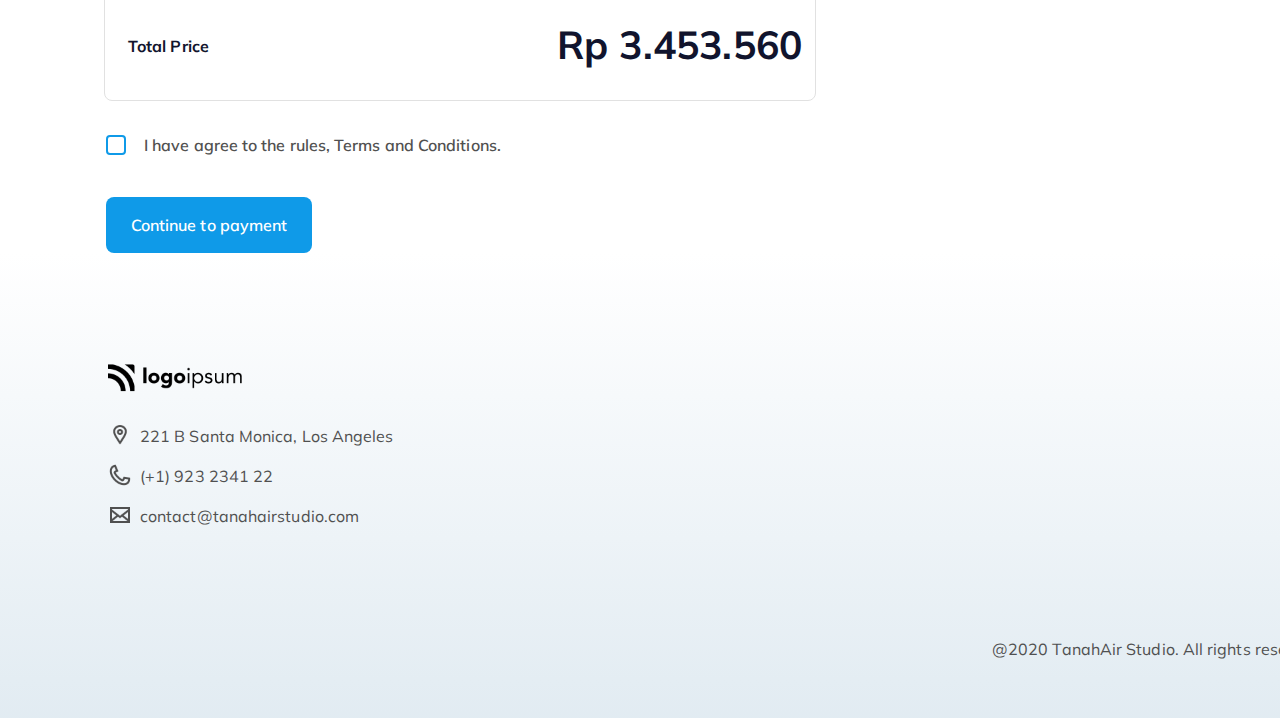
<file: main-files/check-out.html>
<!DOCTYPE html>
<html>
<head>
  <meta charset="utf-8" />
  <link rel="icon" href="/favicon.ico" />
  <meta name="viewport" content="width=device-width, initial-scale=1" />
  <meta name="theme-color" content="#000000" />
  <title>Check Out</title>
  <link rel="stylesheet" href="https://fonts.googleapis.com/css?family=Mulish%3A400%2C600%2C700"/>
  <link rel="stylesheet" href="https://fonts.googleapis.com/css?family=Source+Sans+Pro%3A400%2C600%2C700"/>
  <link rel="stylesheet" href="./styles/check-out.css"/>
</head>
<body>
<div class="check-out-mk5">
  <div class="auto-group-xtum-Vvy">
    <div class="navbar-18d">
      <img class="dummy-logo-02-i33" src="./assets/dummy-logo-02-M3w.png"/>
      <div class="auto-group-w69f-2pR">
        <div class="menu-9PF">
          <p class="home-521">Home</p>
          <p class="destination-AZF">Destination</p>
          <p class="blogs-5gD">Blogs</p>
          <p class="about-us-cRF">About Us</p>
        </div>
        <img class="action-search-YZo" src="./assets/action-search-di1.png"/>
        <p class="sign-up-53w">Sign Up</p>
        <div class="button-PaR">Login</div>
      </div>
    </div>
    <div class="auto-group-vfnh-Fcd">
      <div class="contact-details-mqs">
        <p class="contact-details-fwF">Contact Details</p>
        <div class="auto-group-kkgm-oGm">
          <div class="first-name-95j">
            <p class="first-name-VQV">First Name</p>
            <div class="text-field-dFo">Input your First Name in Here</div>
          </div>
          <div class="last-name-5tV">
            <p class="last-name-qcm">Last Name</p>
            <div class="text-field-Auw">Input your Last Name in Here</div>
          </div>
        </div>
        <div class="email-address-r25">
          <p class="email-address-ze5">Email Address</p>
          <div class="text-field-8VP">Input your Email Address in Here</div>
        </div>
        <div class="phone-number-o5j">
          <p class="phone-number-jzy">Phone Number</p>
          <div class="text-field-USm">
            <div class="item-62-DQM">
              <p class="item-62-YBj">+62</p>
              <img class="chevron-bottom-ry7" src="./assets/chevron-bottom-sXo.png"/>
            </div>
            <p class="input-your-phone-number-in-here-a8R">Input your Phone Number in Here</p>
          </div>
        </div>
        <div class="passport-number--rLq">
          <div class="auto-group-knpz-1Dj">
            <p class="passport-number-8p9">Passport Number </p>
            <p class="optional-T5j">(Optional)</p>
          </div>
          <div class="text-field-nNu">Input your Email Address in Here</div>
        </div>
        <div class="address-eR7">
          <p class="address-QQH">Address</p>
          <div class="text-field-Loj">Input your Address in Here</div>
        </div>
      </div>
      <div class="booking-information-BpM">
        <p class="booking-information-iJV">Booking Information</p>
        <div class="destination-rQh">
          <div class="auto-group-yhiz-1YV">
            <img class="image-7-9ub" src="./assets/image-7.png"/>
          </div>
          <p class="pink-beach-HF7">Pink Beach</p>
          <p class="lombok-indonesia-Ccy">Lombok, Indonesia</p>
        </div>
        <div class="date-w4m">
          <p class="date-hJq">Date</p>
          <p class="item-14-02-2024-Rkd">14/02/2024</p>
        </div>
        <div class="people-xVf">
          <p class="people-6Ly">People</p>
          <p class="adult-d61">1 Adult</p>
        </div>
      </div>
    </div>
    <div class="guest-details-v57">
      <div class="auto-group-rsed-1sF">
        <p class="guest-details-x1o">Guest Details</p>
        <div class="same-as-contact-details-GoB">
          <div class="checkbox-CRw">
            <div class="rectangle-outer-MZj">
            </div>
          </div>
          <p class="same-as-contact-details-5kd">Same as Contact Details</p>
        </div>
      </div>
      <div class="auto-group-8xwz-owX">
        <div class="first-name-x3j">
          <p class="first-name-JdP">First Name</p>
          <div class="text-field-eBT">Input your First Name in Here</div>
        </div>
        <div class="last-name-ih7">
          <p class="last-name-GyX">Last Name</p>
          <div class="text-field-oiZ">Input your Last Name in Here</div>
        </div>
      </div>
      <div class="email-address-sTX">
        <p class="email-address-13w">Email Address</p>
        <div class="text-field-jkd">Input your Email Address in Here</div>
      </div>
      <div class="phone-number-RNZ">
        <p class="phone-number-xdP">Phone Number</p>
        <div class="text-field-HvZ">
          <div class="item-62-393">
            <p class="item-62-mKw">+62</p>
            <img class="chevron-bottom-5rR" src="./assets/chevron-bottom-DiR.png"/>
          </div>
          <p class="input-your-phone-number-in-here-CAM">Input your Phone Number in Here</p>
        </div>
      </div>
      <div class="passport-number--GAD">
        <div class="auto-group-jrsm-Bny">
          <p class="passport-number-uys">Passport Number </p>
          <p class="optional-EWM">(Optional)</p>
        </div>
        <div class="text-field-mWH">Input your Email Address in Here</div>
      </div>
      <div class="address-Eem">
        <p class="address-nwB">Address</p>
        <div class="text-field-LC1">Input your Address in Here</div>
      </div>
    </div>
    <div class="price-details-BCd">
      <div class="ccntainer-7MB">
      </div>
      <div class="total-price-ERo">
        <p class="total-price-xsb">Total Price</p>
        <p class="rp-3453560-gHo">Rp 3.453.560</p>
      </div>
      <div class="divider-CG9">
      </div>
      <div class="discount-X3X">
        <p class="discount-edw">Discount</p>
        <p class="item-6-yAR">- 6%</p>
      </div>
      <div class="tax-6kq">
        <p class="tax-F7w">Tax</p>
        <p class="rp-75000-y3w">Rp 75.000</p>
      </div>
      <div class="price-hkd">
        <p class="price-3Zb">Price</p>
        <p class="rp-3599000-a3j">Rp 3.599.000</p>
      </div>
      <p class="price-details-6nm">Price Details</p>
    </div>
    <div class="agreement-Cau">
      <div class="checkbox-5eh">
        <div class="rectangle-outer-CzD">
        </div>
      </div>
      <p class="i-have-agree-to-the-rules-terms-and-conditions-87B">I have agree to the rules, Terms and Conditions.</p>
    </div>
    <div class="button-2iM">Continue to payment</div>
  </div>
  <div class="auto-group-uech-Vbw">
    <div class="footer-p8R">
      <img class="dummy-logo-02-mJZ" src="./assets/dummy-logo-02-4NM.png"/>
      <div class="group-477-6bj">
        <div class="address-qpD">
          <img class="icon-QMX" src="./assets/icon-xrm.png"/>
          <p class="b-santa-monica-los-angeles-jeh">221 B Santa Monica, Los Angeles</p>
        </div>
        <div class="auto-group-lswz-qxd">
          <div class="phone-number-zqX">
            <img class="icon-vz5" src="./assets/icon-ZGd.png"/>
            <p class="item-1-923-2341-22-5MB">(+1) 923 2341 22</p>
          </div>
          <div class="email-yhT">
            <img class="icon-jgd" src="./assets/icon-Jv5.png"/>
            <p class="contacttanahairstudiocom-Uu7">contact@tanahairstudio.com</p>
          </div>
        </div>
      </div>
      <p class="tanahair-studio-all-rights-reserved-zMf">@2020 TanahAir Studio. All rights reserved.</p>
    </div>
  </div>
</div>
</body>
</file>
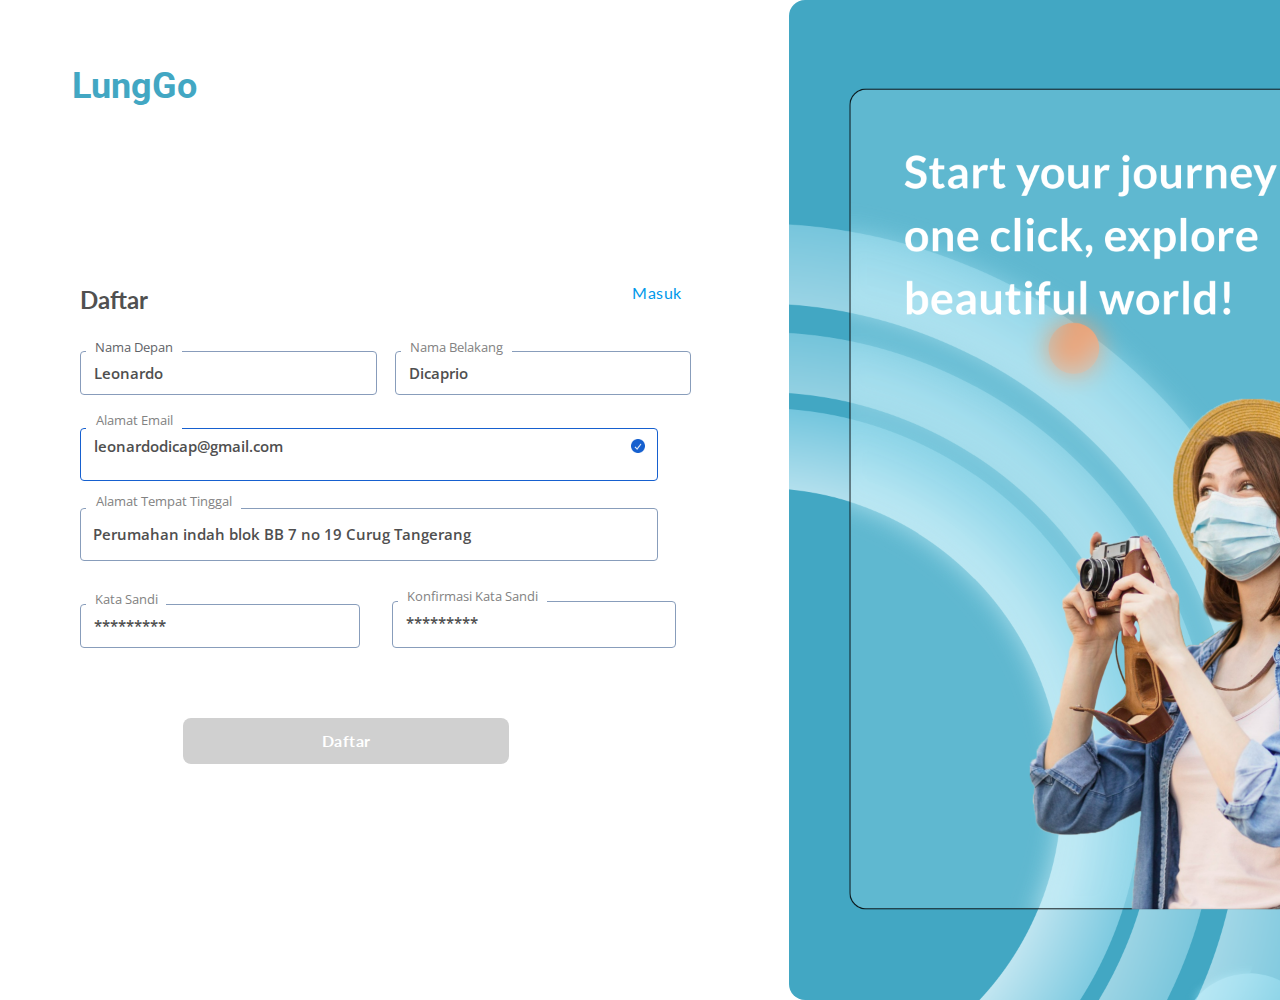
<file: main-files/sign-up.html>
<!DOCTYPE html>
<html>
<head>
  <meta charset="utf-8" />
  <link rel="icon" href="/favicon.ico" />
  <meta name="viewport" content="width=device-width, initial-scale=1" />
  <meta name="theme-color" content="#000000" />
  <title>Sign Up</title>
  <link rel="stylesheet" href="https://fonts.googleapis.com/css?family=Open+Sans%3A400%2C600"/>
  <link rel="stylesheet" href="https://fonts.googleapis.com/css?family=Roboto%3A700"/>
  <link rel="stylesheet" href="https://fonts.googleapis.com/css?family=Source+Sans+Pro%3A400%2C600%2C700"/>
  <link rel="stylesheet" href="https://fonts.googleapis.com/css?family=Lato%3A400%2C700"/>
  <link rel="stylesheet" href="./styles/sign-up.css"/>
</head>
<body>
<div class="sign-up-oKX">
  <div class="auto-group-gn9f-jiy">
    <div class="lunggo-FBX">LungGo</div>
    <div class="auto-group-xrdj-N1F">
      <div class="daftar-5RT">Daftar</div>
      <div class="auto-group-jzv3-BzH">Masuk</div>
    </div>
    <div class="frame-1471-tNu">
      <div class="forms-Qs3">
        <div class="box-x7s">
        </div>
        <p class="text-rj3">Leonardo </p>
        <div class="label-Mvh">Nama Depan</div>
      </div>
      <div class="forms-qay">
        <div class="box-nWD">
        </div>
        <p class="text-72h">Dicaprio</p>
        <div class="label-1tm">Nama Belakang</div>
      </div>
    </div>
    <div class="forms-hFo">
      <div class="rectangle-21-pbK">
      </div>
      <img class="group-1492-veM" src="./assets/group-1492.png"/>
      <p class="usernamegmailcom-T8V">leonardodicap@gmail.com</p>
      <div class="frame-4-ZSR">Alamat Email</div>
    </div>
    <div class="forms-Fq3">
      <div class="box-kvD">
      </div>
      <div class="label-fGV">Alamat Tempat Tinggal</div>
      <p class="perumahan-indah-blok-bb-7-no-19-curug-tangerang-ZMs">
      Perumahan indah blok BB 7 no 19 Curug Tangerang
      <br/>
      
      </p>
    </div>
    <div class="auto-group-hha9-FVb">
      <div class="forms-NKK">
        <div class="box-6m7">
        </div>
        <p class="text-R2h">*********</p>
        <div class="label-8C1">Kata Sandi</div>
      </div>
      <div class="forms-p4q">
        <div class="box-yTX">
        </div>
        <p class="text-6o3">*********</p>
        <div class="label-2Au">Konfirmasi Kata Sandi</div>
      </div>
    </div>
    <div class="button-vn5">
      <div class="basebutton-4NV">Daftar</div>
    </div>
  </div>
  <div class="side-right-kFK">
    <img class="mask-image-JGq" src="./assets/mask-image.png"/>
  </div>
</div>
</body>
</file>
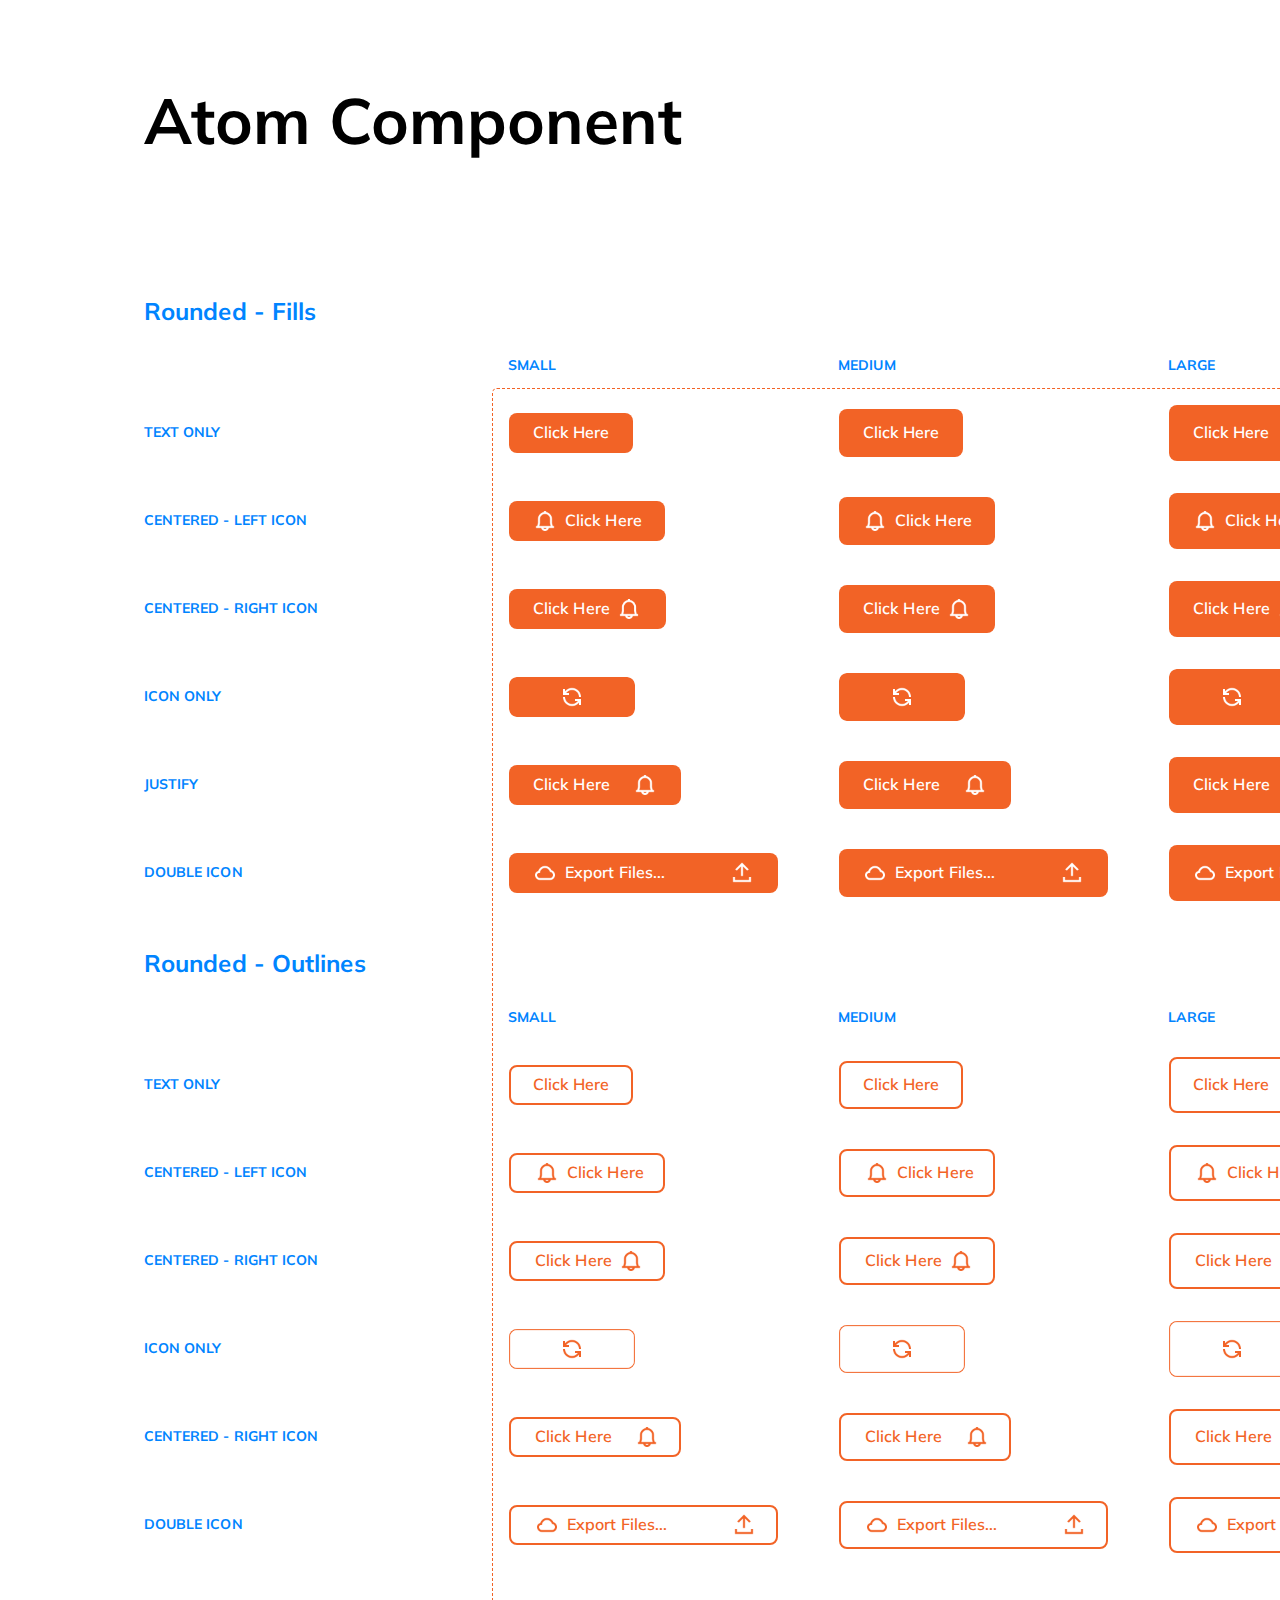
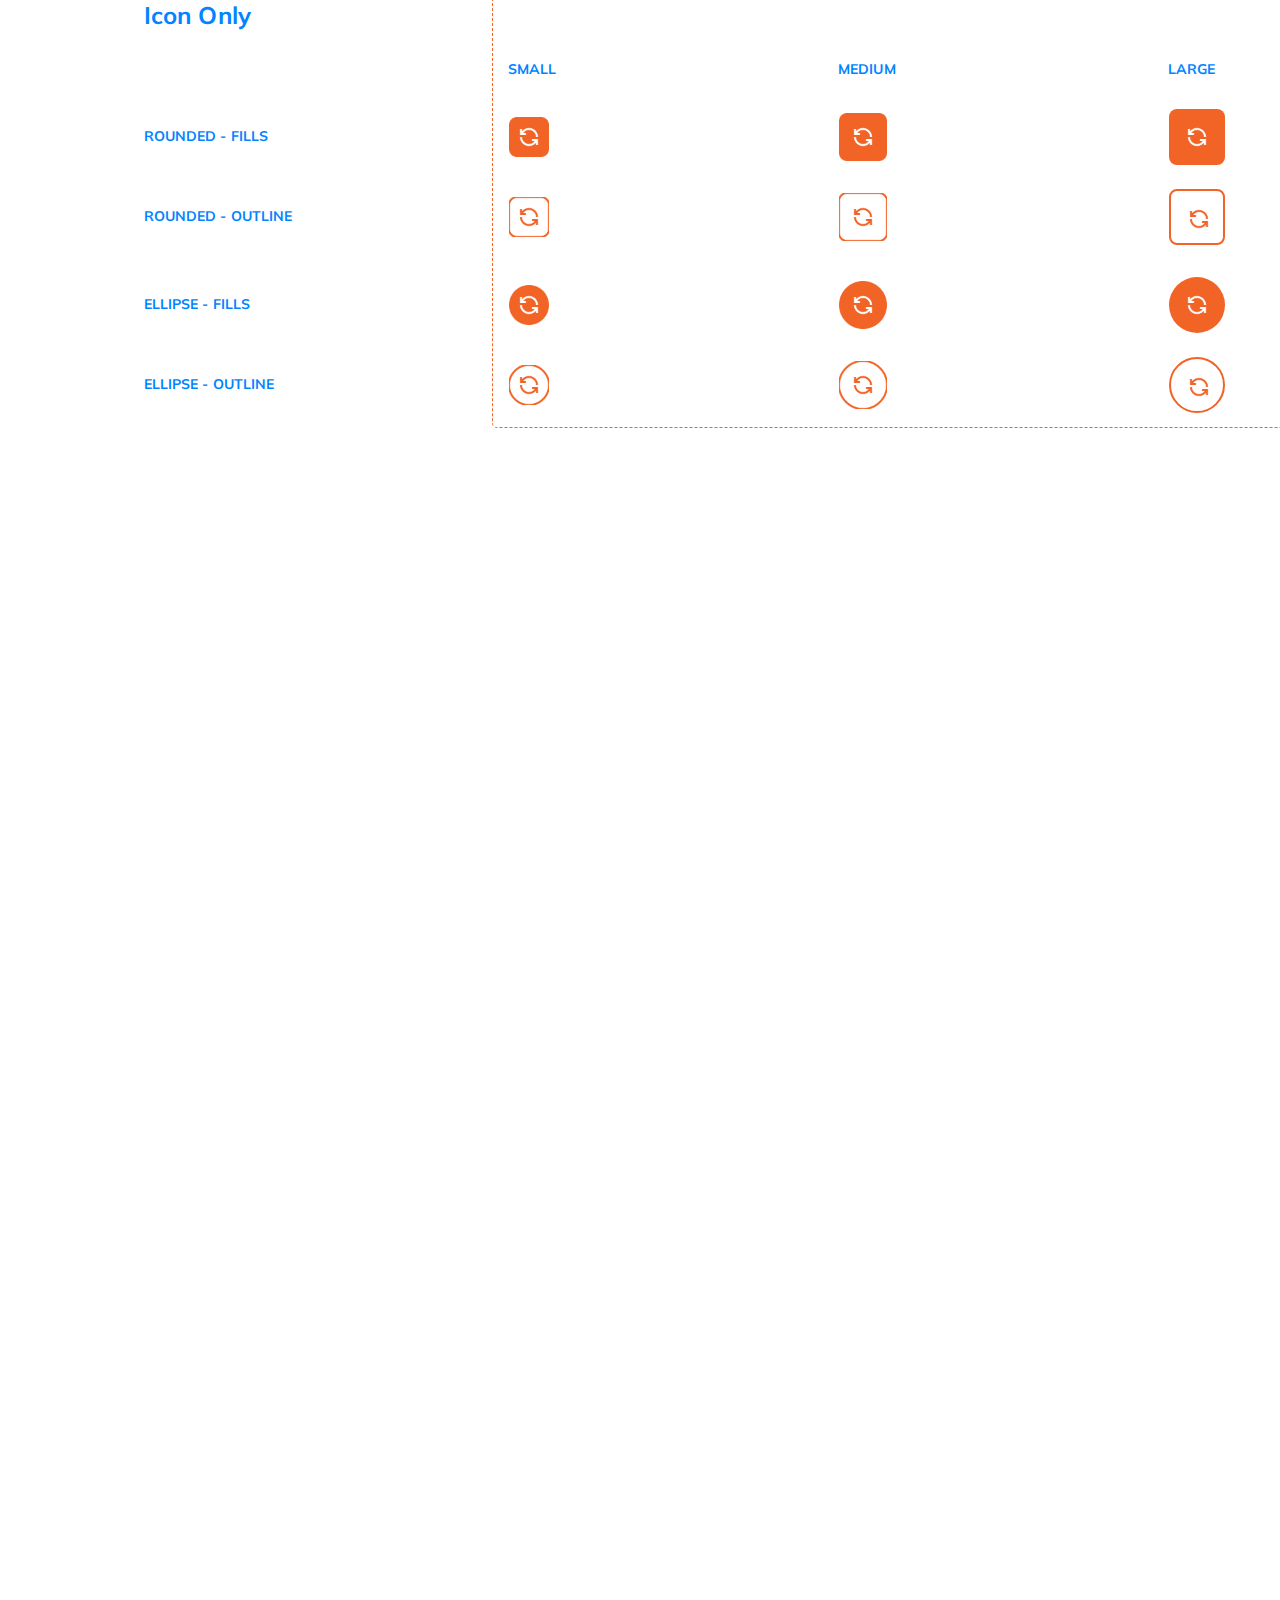
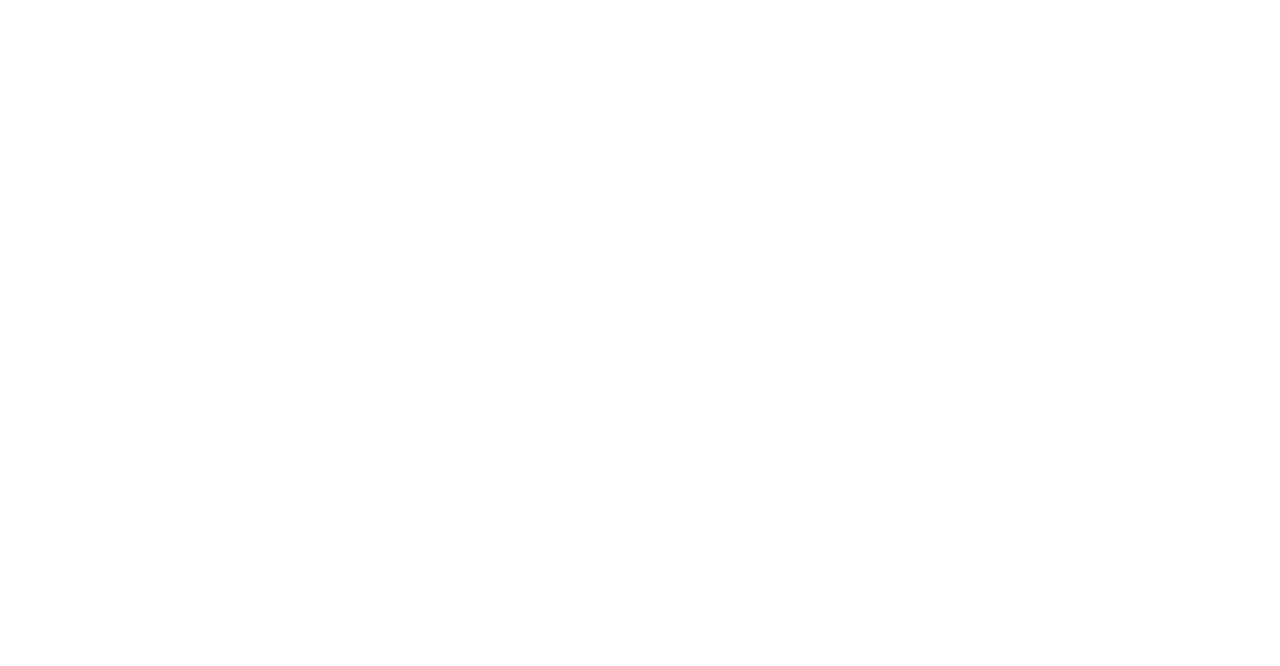
<file: style-guide-/component.html>
<!DOCTYPE html>
<html>
<head>
  <meta charset="utf-8" />
  <link rel="icon" href="/favicon.ico" />
  <meta name="viewport" content="width=device-width, initial-scale=1" />
  <meta name="theme-color" content="#000000" />
  <title>Component</title>
  <link rel="stylesheet" href="https://fonts.googleapis.com/css?family=Source+Sans+Pro%3A600%2C700"/>
  <link rel="stylesheet" href="https://fonts.googleapis.com/css?family=Mulish%3A600%2C700"/>
  <link rel="stylesheet" href="./styles/component.css"/>
</head>
<body>
<div class="component-CQ9">
  <p class="atom-component-VPF">Atom Component</p>
  <div class="auto-group-ez49-mrZ">
    <p class="text-only-hER">Text Only</p>
    <p class="text-only-DCm">Text Only</p>
  </div>
  <div class="auto-group-c9um-8qX">
    <p class="icon-only-sHK">Icon Only</p>
    <p class="icon-only-bj7">Icon Only</p>
  </div>
  <div class="auto-group-wdso-7xM">
    <p class="centered-left-icon-exH">Centered - Left Icon</p>
    <p class="centered-left-icon-Avd">Centered - Left Icon</p>
  </div>
  <div class="auto-group-ptny-u7X">
    <p class="double-icon-EQh">Double Icon</p>
    <p class="double-icon-A3T">Double Icon</p>
  </div>
  <div class="auto-group-agbb-VLd">
    <p class="centered-right-icon-E3K">Centered - Right Icon</p>
    <p class="centered-right-icon-9g5">Centered - Right Icon</p>
  </div>
  <div class="auto-group-1bbf-gAD">
    <p class="justify-p1X">Justify</p>
    <p class="centered-right-icon-9Jh">Centered - Right Icon</p>
  </div>
  <div class="auto-group-teyq-sEh">
    <p class="rounded-fills-Cnm">Rounded - Fills</p>
    <p class="ellipse-fills-X4M">Ellipse - Fills</p>
  </div>
  <p class="rounded-fills-rcR">Rounded - Fills</p>
  <p class="icon-only-kxh">Icon Only</p>
  <div class="auto-group-ddff-fJy">
    <p class="small-Zv9">Small</p>
    <p class="medium-5tV">Medium</p>
    <p class="large-DE1">Large</p>
    <p class="small-wvh">Small</p>
    <p class="medium-Uvd">Medium</p>
    <p class="large-cmw">Large</p>
  </div>
  <div class="auto-group-kcnv-ZBP">
    <p class="text-only-h2h">Text Only</p>
    <p class="text-only-dBF">Text Only</p>
  </div>
  <div class="auto-group-gdmk-MN9">
    <p class="icon-only-gQR">Icon Only</p>
    <p class="icon-only-nyF">Icon Only</p>
  </div>
  <div class="auto-group-y4fb-8XK">
    <p class="centered-left-icon-sE1">Centered - Left Icon</p>
    <p class="centered-left-icon-CGH">Centered - Left Icon</p>
  </div>
  <div class="auto-group-8qfb-vTB">
    <p class="double-icon-Ti1">Double Icon</p>
    <p class="double-icon-bJR">Double Icon</p>
  </div>
  <div class="auto-group-jwuv-8JM">
    <p class="centered-right-icon-fp5">Centered - Right Icon</p>
    <p class="centered-right-icon-zbT">Centered - Right Icon</p>
  </div>
  <div class="auto-group-y7gv-XLV">
    <p class="centered-right-icon-SyF">Centered - Right Icon</p>
    <p class="centered-right-icon-Zny">Centered - Right Icon</p>
  </div>
  <div class="auto-group-xizo-Uf3">
    <p class="rounded-outlines-Qob">Rounded - Outlines</p>
    <p class="ellipse-outlines-iJV">Ellipse - Outlines</p>
  </div>
  <div class="auto-group-7ac1-SEV">
    <p class="small-MMT">Small</p>
    <p class="medium-GzD">Medium</p>
    <p class="large-zfK">Large</p>
    <p class="small-irD">Small</p>
    <p class="medium-ejs">Medium</p>
    <p class="large-BUu">Large</p>
  </div>
  <div class="auto-group-8gob-vSV">
    <p class="small-Ei5">Small</p>
    <p class="medium-xty">Medium</p>
    <p class="large-tnd">Large</p>
  </div>
  <p class="rounded-outline-dVK">Rounded - Outline</p>
  <p class="ellipse-fills-9Cm">Ellipse - Fills</p>
  <p class="ellipse-outline-3Z3">Ellipse - Outline</p>
  <div class="button-kiM">
    <div class="buttontext-typerounded-stateprimary-alignnone-sizelarge-bodynormal-iconfalse-Nzd">Click Here</div>
    <div class="buttontext-typerounded-stateprimary-alignnone-sizemedium-bodynormal-iconfalse-QAd">Click Here</div>
    <div class="buttontext-typerounded-stateprimary-alignnone-sizesmall-bodynormal-iconfalse-3jP">Click Here</div>
    <img class="buttontext-typerounded-stateprimary-alignnone-sizelarge-bodynormal-icontrue-tk1" src="./assets/buttontext-typerounded-stateprimary-alignnone-sizelarge-bodynormal-icontrue.png"/>
    <img class="buttontext-typerounded-stateprimary-alignnone-sizemedium-bodynormal-icontrue-Bj7" src="./assets/buttontext-typerounded-stateprimary-alignnone-sizemedium-bodynormal-icontrue.png"/>
    <img class="buttontext-typerounded-stateprimary-alignnone-sizesmall-bodynormal-icontrue-gfs" src="./assets/buttontext-typerounded-stateprimary-alignnone-sizesmall-bodynormal-icontrue.png"/>
    <div class="buttontext-typerounded-stateprimary-alignleft-sizelarge-bodynormal-icontrue-BMj">
      <div class="frame-948-4gR">
        <img class="group-18-cxq" src="./assets/group-18-81w.png"/>
        <div class="click-here-Z7P">Click Here</div>
      </div>
    </div>
    <div class="buttontext-typerounded-stateprimary-alignleft-sizemedium-bodynormal-icontrue-Fku">
      <div class="frame-948-jvy">
        <img class="group-18-R37" src="./assets/group-18-Nob.png"/>
        <div class="click-here-kLH">Click Here</div>
      </div>
    </div>
    <div class="buttontext-typerounded-stateprimary-alignleft-sizesmall-bodynormal-icontrue-Fnq">
      <div class="frame-948-Ymw">
        <img class="group-18-WTs" src="./assets/group-18-js7.png"/>
        <div class="click-here-3Cu">Click Here</div>
      </div>
    </div>
    <div class="buttontext-typerounded-stateprimary-aligndouble-icon-sizelarge-bodynormal-icontrue-x4y">
      <div class="frame-949-3MK">
        <div class="frame-948-Ck1">
          <img class="group-18-m2R" src="./assets/group-18-g2u.png"/>
          <div class="export-files-Jo3">Export Files...</div>
        </div>
        <img class="group-19-ERo" src="./assets/group-19-Ubs.png"/>
      </div>
    </div>
    <div class="buttontext-typerounded-stateprimary-aligndouble-icon-sizemedium-bodynormal-icontrue-N2D">
      <div class="frame-949-rxy">
        <div class="frame-948-puo">
          <img class="group-18-ynh" src="./assets/group-18-dnZ.png"/>
          <div class="export-files-7tu">Export Files...</div>
        </div>
        <img class="group-19-EyX" src="./assets/group-19-szq.png"/>
      </div>
    </div>
    <div class="buttontext-typerounded-stateprimary-aligndouble-icon-sizesmall-bodynormal-icontrue-miZ">
      <div class="frame-949-U7B">
        <div class="frame-948-pwj">
          <img class="group-18-NyF" src="./assets/group-18-PQM.png"/>
          <div class="export-files-7vq">Export Files...</div>
        </div>
        <img class="group-19-eA5" src="./assets/group-19-YkR.png"/>
      </div>
    </div>
    <div class="buttontext-typerounded-stateprimary-alignright-sizelarge-bodynormal-icontrue-YWM">
      <div class="frame-948-qkM">
        <div class="click-here-bzR">Click Here</div>
        <img class="group-18-K9j" src="./assets/group-18-j2q.png"/>
      </div>
    </div>
    <div class="buttontext-typerounded-stateprimary-alignright-sizemedium-bodynormal-icontrue-35j">
      <div class="frame-948-LKj">
        <div class="click-here-J1f">Click Here</div>
        <img class="group-18-d3w" src="./assets/group-18-EXT.png"/>
      </div>
    </div>
    <div class="buttontext-typerounded-stateprimary-alignright-sizesmall-bodynormal-icontrue-A3s">
      <div class="frame-772-Fr1">
        <div class="click-here-peD">Click Here</div>
        <img class="group-18-LsT" src="./assets/group-18-rgy.png"/>
      </div>
    </div>
    <div class="buttontext-typerounded-stateprimary-alignjustify-sizelarge-bodynormal-icontrue-sMb">
      <div class="frame-948-MnZ">
        <div class="click-here-Jxh">Click Here</div>
        <img class="group-18-ErM" src="./assets/group-18-VPX.png"/>
      </div>
    </div>
    <div class="buttontext-typerounded-stateprimary-alignjustify-sizemedium-bodynormal-icontrue-Azu">
      <div class="frame-948-Tz1">
        <div class="click-here-2nD">Click Here</div>
        <img class="group-18-Z1T" src="./assets/group-18-3r9.png"/>
      </div>
    </div>
    <div class="buttontext-typerounded-stateprimary-alignjustify-sizesmall-bodynormal-icontrue-HCM">
      <div class="frame-773-yay">
        <div class="click-here-w21">Click Here</div>
        <img class="group-18-46d" src="./assets/group-18-LRX.png"/>
      </div>
    </div>
    <div class="buttonicon-typerounded-stateprimary-alignnone-sizelarge-bodysquare-icontrue-BBF">
      <img class="group-18-GTb" src="./assets/group-18-x8q.png"/>
    </div>
    <img class="buttonicon-typerounded-stateprimary-alignnone-sizemedium-bodysquare-icontrue-Q41" src="./assets/buttonicon-typerounded-stateprimary-alignnone-sizemedium-bodysquare-icontrue.png"/>
    <img class="buttonicon-typerounded-stateprimary-alignnone-sizesmall-bodysquare-icontrue-WMw" src="./assets/buttonicon-typerounded-stateprimary-alignnone-sizesmall-bodysquare-icontrue.png"/>
    <div class="buttontext-typerounded-statesecondary-alignnone-sizelarge-bodynormal-iconfalse-cfs">Click Here</div>
    <div class="buttontext-typerounded-statesecondary-alignnone-sizemedium-bodynormal-iconfalse-qYd">Click Here</div>
    <div class="buttontext-typerounded-statesecondary-alignnone-sizesmall-bodynormal-iconfalse-g3T">Click Here</div>
    <img class="buttontext-typerounded-statesecondary-alignnone-sizelarge-bodynormal-icontrue-WoB" src="./assets/buttontext-typerounded-statesecondary-alignnone-sizelarge-bodynormal-icontrue.png"/>
    <img class="buttontext-typerounded-statesecondary-alignnone-sizemedium-bodynormal-icontrue-cbK" src="./assets/buttontext-typerounded-statesecondary-alignnone-sizemedium-bodynormal-icontrue.png"/>
    <img class="buttontext-typerounded-statesecondary-alignnone-sizesmall-bodynormal-icontrue-7HB" src="./assets/buttontext-typerounded-statesecondary-alignnone-sizesmall-bodynormal-icontrue.png"/>
    <div class="buttontext-typerounded-statesecondary-alignleft-sizelarge-bodynormal-icontrue-QXB">
      <div class="frame-948-VYd">
        <img class="group-18-TEZ" src="./assets/group-18-9WZ.png"/>
        <div class="click-here-CC9">Click Here</div>
      </div>
    </div>
    <div class="buttontext-typerounded-statesecondary-alignleft-sizemedium-bodynormal-icontrue-gt1">
      <div class="frame-948-muT">
        <img class="group-18-Xtd" src="./assets/group-18-fPP.png"/>
        <div class="click-here-sxV">Click Here</div>
      </div>
    </div>
    <div class="buttontext-typerounded-statesecondary-alignleft-sizesmall-bodynormal-icontrue-ykd">
      <div class="frame-948-Gjj">
        <img class="group-18-S8R" src="./assets/group-18.png"/>
        <div class="click-here-yPF">Click Here</div>
      </div>
    </div>
    <div class="buttontext-typerounded-statesecondary-aligndouble-icon-sizelarge-bodynormal-icontrue-sUd">
      <div class="frame-953-ATj">
        <div class="frame-952-vho">
          <img class="group-18-tPj" src="./assets/group-18-Tyj.png"/>
          <div class="export-files-ECh">Export Files...</div>
        </div>
        <img class="group-19-kRw" src="./assets/group-19.png"/>
      </div>
    </div>
    <div class="buttontext-typerounded-statesecondary-aligndouble-icon-sizemedium-bodynormal-icontrue-smT">
      <div class="frame-951-AVf">
        <div class="frame-950-j2y">
          <img class="group-18-HKP" src="./assets/group-18-zGR.png"/>
          <div class="export-files-ccZ">Export Files...</div>
        </div>
        <img class="group-19-96h" src="./assets/group-19-Ray.png"/>
      </div>
    </div>
    <div class="buttontext-typerounded-statesecondary-aligndouble-icon-sizesmall-bodynormal-icontrue-rWu">
      <div class="frame-949-x49">
        <div class="frame-948-W5f">
          <img class="group-18-G4q" src="./assets/group-18-c4q.png"/>
          <div class="export-files-oqT">Export Files...</div>
        </div>
        <img class="group-19-jUD" src="./assets/group-19-Hdb.png"/>
      </div>
    </div>
    <div class="buttontext-typerounded-statesecondary-alignright-sizelarge-bodynormal-icontrue-3zh">
      <div class="frame-948-x65">
        <div class="click-here-hpM">Click Here</div>
        <img class="group-18-E3b" src="./assets/group-18-Ygq.png"/>
      </div>
    </div>
    <div class="buttontext-typerounded-statesecondary-alignright-sizemedium-bodynormal-icontrue-M8D">
      <div class="frame-948-3Wq">
        <div class="click-here-1Tf">Click Here</div>
        <img class="group-18-j8m" src="./assets/group-18-o85.png"/>
      </div>
    </div>
    <div class="buttontext-typerounded-statesecondary-alignright-sizesmall-bodynormal-icontrue-emX">
      <div class="frame-948-Mfw">
        <div class="click-here-Kcm">Click Here</div>
        <img class="group-18-3Ym" src="./assets/group-18-BtD.png"/>
      </div>
    </div>
    <div class="buttontext-typerounded-statesecondary-alignjustify-sizelarge-bodynormal-icontrue-a2u">
      <div class="frame-948-Feq">
        <div class="click-here-owF">Click Here</div>
        <img class="group-18-Y89" src="./assets/group-18-4L1.png"/>
      </div>
    </div>
    <div class="buttontext-typerounded-statesecondary-alignjustify-sizemedium-bodynormal-icontrue-fTf">
      <div class="frame-948-mWh">
        <div class="click-here-vuP">Click Here</div>
        <img class="group-18-4Eu" src="./assets/group-18-nmX.png"/>
      </div>
    </div>
    <div class="buttontext-typerounded-statesecondary-alignjustify-sizesmall-bodynormal-icontrue-z8Z">
      <div class="frame-855-tUq">
        <div class="click-here-FKP">Click Here</div>
        <img class="group-18-mYd" src="./assets/group-18-icy.png"/>
      </div>
    </div>
    <div class="buttonicon-typerounded-statesecondary-alignnone-sizelarge-bodysquare-icontrue-5pD">
      <img class="group-18-B6Z" src="./assets/group-18-A3j.png"/>
    </div>
    <img class="buttonicon-typerounded-statesecondary-alignnone-sizemedium-bodysquare-icontrue-Vd3" src="./assets/buttonicon-typerounded-statesecondary-alignnone-sizemedium-bodysquare-icontrue.png"/>
    <img class="buttonicon-typerounded-statesecondary-alignnone-sizesmall-bodysquare-icontrue-zZo" src="./assets/buttonicon-typerounded-statesecondary-alignnone-sizesmall-bodysquare-icontrue.png"/>
    <div class="buttonicon-typeellipse-stateprimary-alignnone-sizelarge-bodyellipse-icontrue-W2M">
      <img class="group-18-oXF" src="./assets/group-18-vLy.png"/>
    </div>
    <img class="buttonicon-typeellipse-stateprimary-alignnone-sizemedium-bodyellipse-icontrue-KVb" src="./assets/buttonicon-typeellipse-stateprimary-alignnone-sizemedium-bodyellipse-icontrue.png"/>
    <img class="buttonicon-typeellipse-stateprimary-alignnone-sizesmall-bodyellipse-icontrue-dWH" src="./assets/buttonicon-typeellipse-stateprimary-alignnone-sizesmall-bodyellipse-icontrue.png"/>
    <div class="buttonicon-typeellipse-statesecondary-alignnone-sizelarge-bodyellipse-icontrue-jZK">
      <img class="group-18-eAV" src="./assets/group-18-6df.png"/>
    </div>
    <img class="buttonicon-typeellipse-statesecondary-alignnone-sizemedium-bodyellipse-icontrue-kzD" src="./assets/buttonicon-typeellipse-statesecondary-alignnone-sizemedium-bodyellipse-icontrue.png"/>
    <img class="buttonicon-typeellipse-statesecondary-alignnone-sizesmall-bodyellipse-icontrue-fbP" src="./assets/buttonicon-typeellipse-statesecondary-alignnone-sizesmall-bodyellipse-icontrue.png"/>
    <div class="buttontext-typeellipse-stateprimary-alignnone-sizelarge-bodynormal-iconfalse-yMB">Click Here</div>
    <div class="buttontext-typeellipse-stateprimary-alignnone-sizemedium-bodynormal-iconfalse-DmK">Click Here</div>
    <div class="buttontext-typeellipse-stateprimary-alignnone-sizesmall-bodynormal-iconfalse-Ux9">Click Here</div>
    <img class="buttontext-typeellipse-stateprimary-alignnone-sizelarge-bodynormal-icontrue-XvR" src="./assets/buttontext-typeellipse-stateprimary-alignnone-sizelarge-bodynormal-icontrue.png"/>
    <img class="buttontext-typeellipse-stateprimary-alignnone-sizemedium-bodynormal-icontrue-zZ7" src="./assets/buttontext-typeellipse-stateprimary-alignnone-sizemedium-bodynormal-icontrue.png"/>
    <img class="buttontext-typeellipse-stateprimary-alignnone-sizesmall-bodynormal-icontrue-HYD" src="./assets/buttontext-typeellipse-stateprimary-alignnone-sizesmall-bodynormal-icontrue.png"/>
    <div class="buttontext-typeellipse-stateprimary-alignleft-sizelarge-bodynormal-icontrue-yvq">
      <div class="frame-950-sFX">
        <img class="group-18-1sX" src="./assets/group-18-uKw.png"/>
        <div class="click-here-x25">Click Here</div>
      </div>
    </div>
    <div class="buttontext-typeellipse-stateprimary-alignleft-sizemedium-bodynormal-icontrue-FG5">
      <div class="frame-948-8qf">
        <img class="group-18-HyT" src="./assets/group-18-t6V.png"/>
        <div class="click-here-dnR">Click Here</div>
      </div>
    </div>
    <div class="buttontext-typeellipse-stateprimary-alignleft-sizesmall-bodynormal-icontrue-Lgq">
      <div class="frame-949-EXK">
        <img class="group-18-yzh" src="./assets/group-18-rBK.png"/>
        <div class="click-here-Wzd">Click Here</div>
      </div>
    </div>
    <div class="buttontext-typeellipse-stateprimary-aligndouble-icon-sizelarge-bodynormal-icontrue-Du3">
      <div class="frame-953-ums">
        <div class="frame-952-fW9">
          <img class="group-18-1pu" src="./assets/group-18-217.png"/>
          <div class="export-files-xVF">Export Files...</div>
        </div>
        <img class="group-19-gg9" src="./assets/group-19-Hqj.png"/>
      </div>
    </div>
    <div class="buttontext-typeellipse-stateprimary-aligndouble-icon-sizemedium-bodynormal-icontrue-RNq">
      <div class="frame-951-sVj">
        <div class="frame-950-ouB">
          <img class="group-18-L8R" src="./assets/group-18-seR.png"/>
          <div class="export-files-561">Export Files...</div>
        </div>
        <img class="group-19-nWD" src="./assets/group-19-jZ3.png"/>
      </div>
    </div>
    <div class="buttontext-typeellipse-stateprimary-aligndouble-icon-sizesmall-bodynormal-icontrue-iPs">
      <div class="frame-949-DLd">
        <div class="frame-948-B2Z">
          <img class="group-18-XcD" src="./assets/group-18-Ct1.png"/>
          <div class="export-files-H5b">Export Files...</div>
        </div>
        <img class="group-19-CCZ" src="./assets/group-19-DqT.png"/>
      </div>
    </div>
    <div class="buttontext-typeellipse-stateprimary-alignright-sizelarge-bodynormal-icontrue-8M7">
      <div class="frame-948-DtM">
        <div class="click-here-nRf">Click Here</div>
        <img class="group-18-7Tw" src="./assets/group-18-58M.png"/>
      </div>
    </div>
    <div class="buttontext-typeellipse-stateprimary-alignright-sizemedium-bodynormal-icontrue-3Mb">
      <div class="frame-948-LrV">
        <div class="click-here-hww">Click Here</div>
        <img class="group-18-DvH" src="./assets/group-18-kWV.png"/>
      </div>
    </div>
    <div class="buttontext-typeellipse-stateprimary-alignright-sizesmall-bodynormal-icontrue-9ow">
      <div class="frame-948-Fc5">
        <div class="click-here-cSd">Click Here</div>
        <img class="group-18-k33" src="./assets/group-18-zbb.png"/>
      </div>
    </div>
    <div class="buttontext-typeellipse-stateprimary-alignjustify-sizelarge-bodynormal-icontrue-fQu">
      <div class="frame-948-xeu">
        <div class="click-here-ity">Click Here</div>
        <img class="group-18-Fe1" src="./assets/group-18-7pD.png"/>
      </div>
    </div>
    <div class="buttontext-typeellipse-stateprimary-alignjustify-sizemedium-bodynormal-icontrue-NyX">
      <div class="frame-948-gDX">
        <div class="click-here-duT">Click Here</div>
        <img class="group-18-ZYD" src="./assets/group-18-cAd.png"/>
      </div>
    </div>
    <div class="buttontext-typeellipse-stateprimary-alignjustify-sizesmall-bodynormal-icontrue-gsj">
      <div class="frame-948-BpV">
        <div class="click-here-MDB">Click Here</div>
        <img class="group-18-TX7" src="./assets/group-18-ndF.png"/>
      </div>
    </div>
    <div class="buttontext-typeellipse-statesecondary-alignnone-sizelarge-bodynormal-iconfalse-nZP">Click Here</div>
    <div class="buttontext-typeellipse-statesecondary-alignnone-sizemedium-bodynormal-iconfalse-1ww">Click Here</div>
    <div class="buttontext-typeellipse-statesecondary-alignnone-sizesmall-bodynormal-iconfalse-FbP">Click Here</div>
    <img class="buttontext-typeellipse-statesecondary-alignnone-sizelarge-bodynormal-icontrue-teM" src="./assets/buttontext-typeellipse-statesecondary-alignnone-sizelarge-bodynormal-icontrue.png"/>
    <img class="buttontext-typeellipse-statesecondary-alignnone-sizemedium-bodynormal-icontrue-NZX" src="./assets/buttontext-typeellipse-statesecondary-alignnone-sizemedium-bodynormal-icontrue.png"/>
    <img class="buttontext-typeellipse-statesecondary-alignnone-sizesmall-bodynormal-icontrue-gKK" src="./assets/buttontext-typeellipse-statesecondary-alignnone-sizesmall-bodynormal-icontrue.png"/>
    <div class="buttontext-typeellipse-statesecondary-alignleft-sizelarge-bodynormal-icontrue-PDj">
      <div class="frame-948-5MT">
        <img class="group-18-qbX" src="./assets/group-18-M45.png"/>
        <div class="click-here-Ado">Click Here</div>
      </div>
    </div>
    <div class="buttontext-typeellipse-statesecondary-alignleft-sizemedium-bodynormal-icontrue-f4m">
      <div class="frame-948-kM7">
        <img class="group-18-uUu" src="./assets/group-18-F7F.png"/>
        <div class="click-here-3b7">Click Here</div>
      </div>
    </div>
    <div class="buttontext-typeellipse-statesecondary-alignleft-sizesmall-bodynormal-icontrue-Lq7">
      <div class="frame-948-RLm">
        <img class="group-18-ydB" src="./assets/group-18-6Jm.png"/>
        <div class="click-here-X8u">Click Here</div>
      </div>
    </div>
    <div class="buttontext-typeellipse-statesecondary-aligndouble-icon-sizelarge-bodynormal-icontrue-QyP">
      <div class="frame-948-hxV">
        <div class="frame-948-4Y9">
          <img class="group-18-pXK" src="./assets/group-18-ypm.png"/>
          <div class="export-files-kfs">Export Files...</div>
        </div>
        <img class="group-19-skV" src="./assets/group-19-DqB.png"/>
      </div>
    </div>
    <div class="buttontext-typeellipse-statesecondary-aligndouble-icon-sizemedium-bodynormal-icontrue-zaD">
      <div class="frame-948-gT3">
        <div class="frame-948-EzM">
          <img class="group-18-zid" src="./assets/group-18-5MT.png"/>
          <div class="export-files-YEM">Export Files...</div>
        </div>
        <img class="group-19-U81" src="./assets/group-19-uNq.png"/>
      </div>
    </div>
    <div class="buttontext-typeellipse-statesecondary-aligndouble-icon-sizesmall-bodynormal-icontrue-zMF">
      <div class="frame-949-VJ1">
        <div class="frame-948-FHB">
          <img class="group-18-bbw" src="./assets/group-18-q53.png"/>
          <div class="export-files-LpR">Export Files...</div>
        </div>
        <img class="group-19-51K" src="./assets/group-19-3o7.png"/>
      </div>
    </div>
    <div class="buttontext-typeellipse-statesecondary-alignright-sizelarge-bodynormal-icontrue-zPB">
      <div class="frame-950-Ht5">
        <div class="click-here-F4D">Click Here</div>
        <img class="group-18-xzD" src="./assets/group-18-knM.png"/>
      </div>
    </div>
    <div class="buttontext-typeellipse-statesecondary-alignright-sizemedium-bodynormal-icontrue-t7B">
      <div class="frame-949-tFb">
        <div class="click-here-eVf">Click Here</div>
        <img class="group-18-yXw" src="./assets/group-18-ZCd.png"/>
      </div>
    </div>
    <div class="buttontext-typeellipse-statesecondary-alignright-sizesmall-bodynormal-icontrue-tuo">
      <div class="frame-948-bpD">
        <div class="click-here-Zm3">Click Here</div>
        <img class="group-18-6W5" src="./assets/group-18-7E1.png"/>
      </div>
    </div>
    <div class="buttontext-typeellipse-statesecondary-alignjustify-sizelarge-bodynormal-icontrue-1d3">
      <div class="frame-948-uiR">
        <div class="click-here-Gos">Click Here</div>
        <img class="group-18-1Ff" src="./assets/group-18-kho.png"/>
      </div>
    </div>
    <div class="buttontext-typeellipse-statesecondary-alignjustify-sizemedium-bodynormal-icontrue-8LH">
      <div class="frame-949-RaH">
        <div class="click-here-BZT">Click Here</div>
        <img class="group-18-ukM" src="./assets/group-18-4JV.png"/>
      </div>
    </div>
    <div class="buttontext-typeellipse-statesecondary-alignjustify-sizesmall-bodynormal-icontrue-Ryb">
      <div class="frame-950-P3F">
        <div class="click-here-9HK">Click Here</div>
        <img class="group-18-GMw" src="./assets/group-18-gqw.png"/>
      </div>
    </div>
  </div>
</div>
</body>
</file>
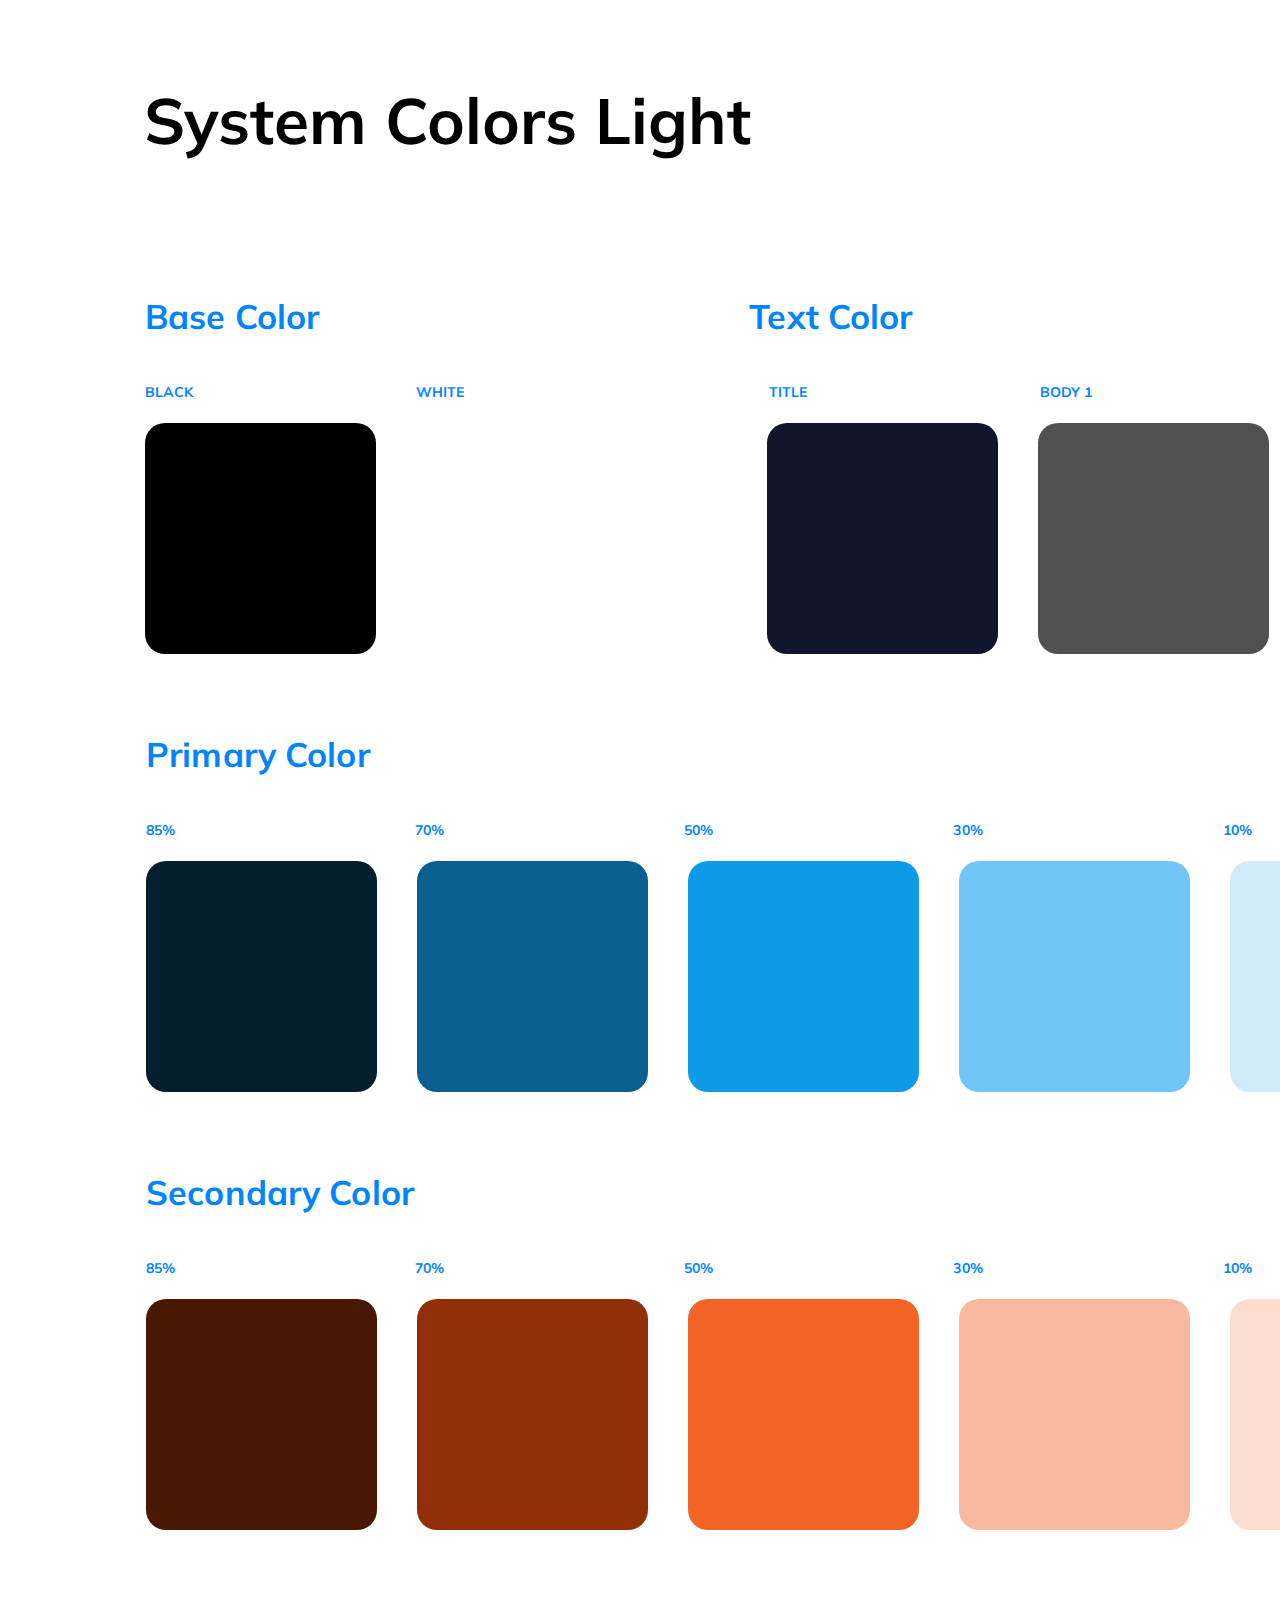
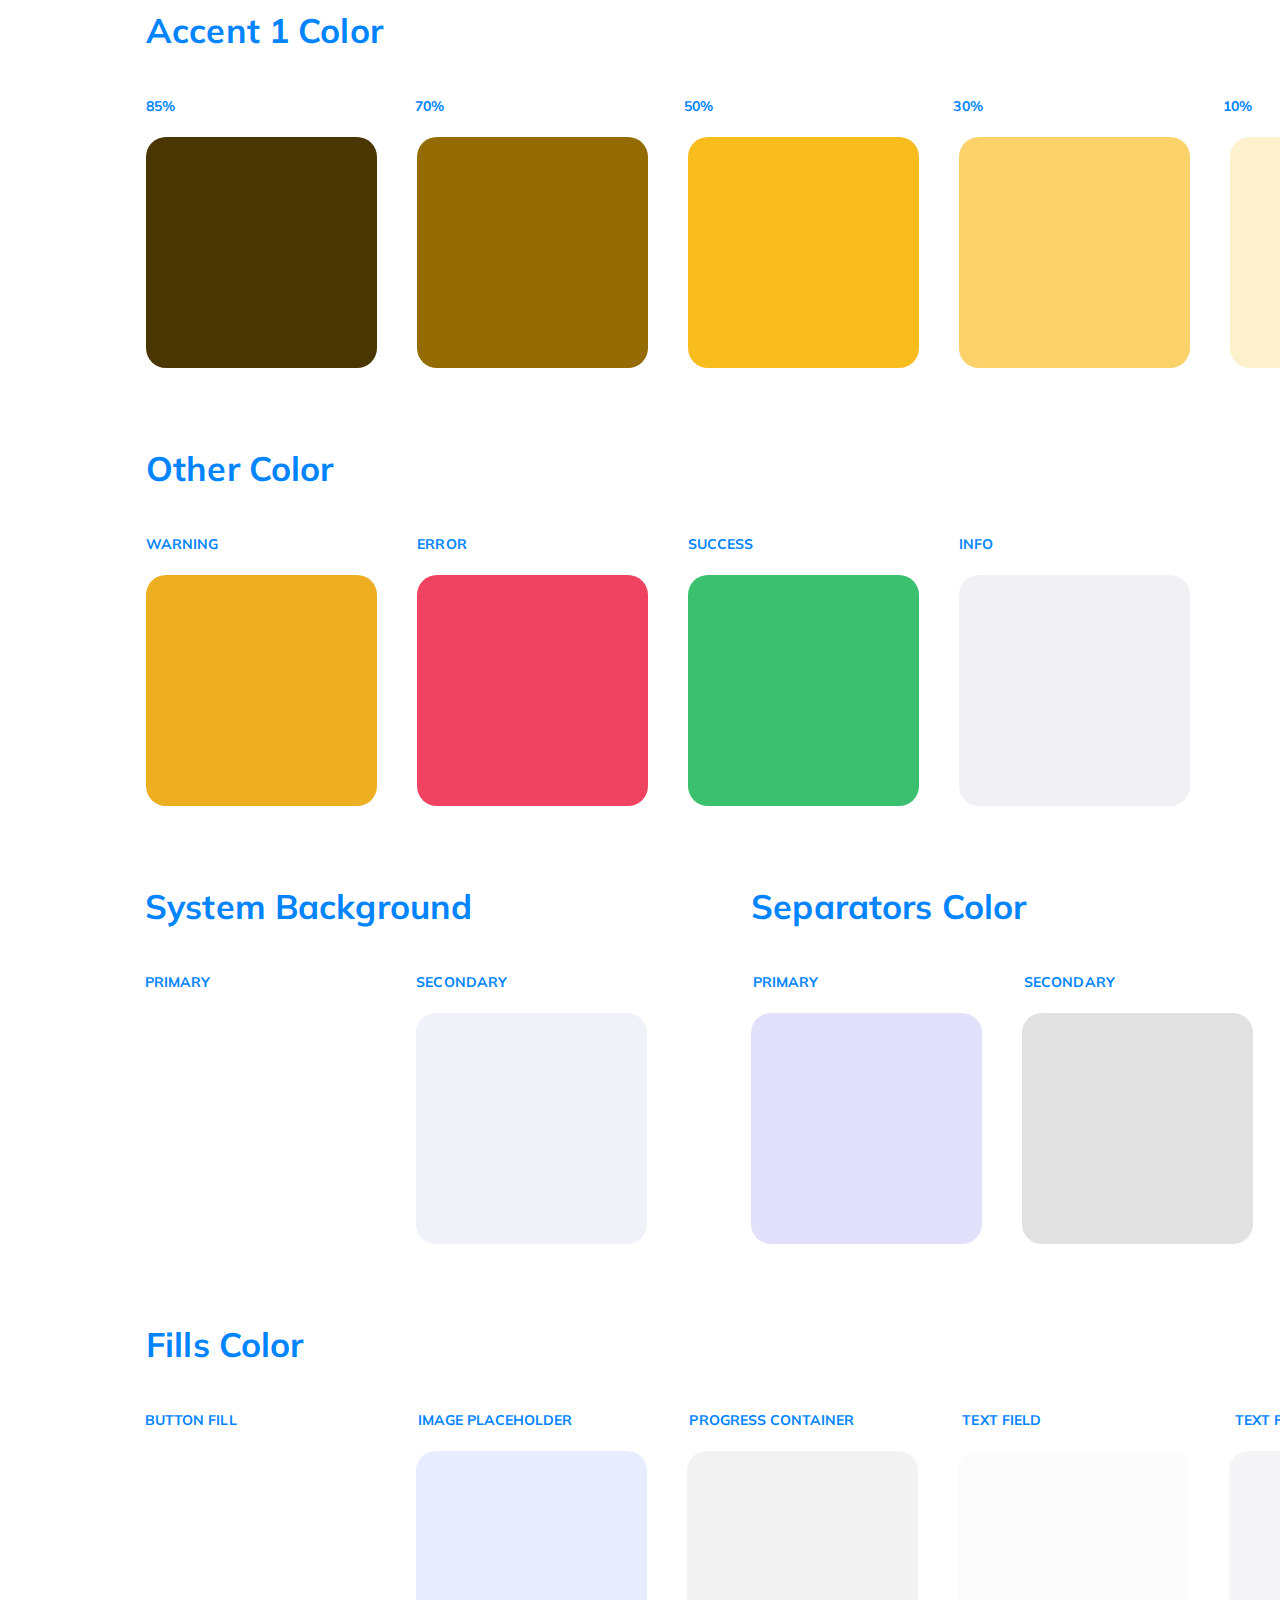
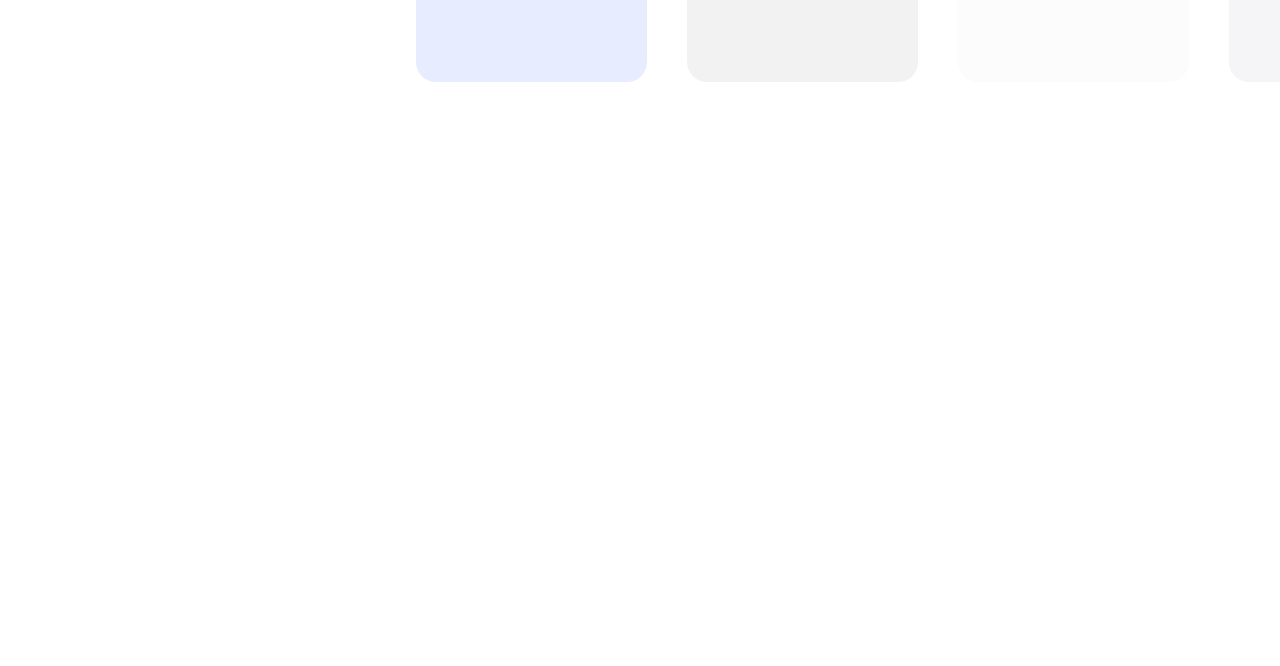
<file: style-guide-/system-color.html>
<!DOCTYPE html>
<html>
<head>
  <meta charset="utf-8" />
  <link rel="icon" href="/favicon.ico" />
  <meta name="viewport" content="width=device-width, initial-scale=1" />
  <meta name="theme-color" content="#000000" />
  <title>System Color</title>
  <link rel="stylesheet" href="https://fonts.googleapis.com/css?family=Mulish%3A700"/>
  <link rel="stylesheet" href="https://fonts.googleapis.com/css?family=Source+Sans+Pro%3A700"/>
  <link rel="stylesheet" href="./styles/system-color.css"/>
</head>
<body>
<div class="system-color-p2d">
  <p class="system-colors-light-8Z7">System Colors Light</p>
  <div class="auto-group-xz8q-28h">
    <p class="base-color-Lv5">Base Color</p>
    <p class="text-color-GYq">Text Color</p>
    <p class="text-link-color-zzd">Text Link Color</p>
  </div>
  <div class="auto-group-ks9k-jBX">
    <p class="system-background-4jb">System Background</p>
    <p class="separators-color-bDj">Separators Color</p>
  </div>
  <p class="fills-color-KfX">Fills Color</p>
  <p class="primary-color-q85">Primary Color</p>
  <div class="auto-group-dyhb-6ph">
    <div class="color-pallet-azm">
    </div>
    <div class="color-pallet-tkZ">
    </div>
    <div class="color-pallet-EJd">
    </div>
    <div class="color-pallet-N9w">
    </div>
    <div class="auto-group-hksm-6bj">
      <div class="color-pallet-qZK">
      </div>
    </div>
    <div class="color-pallet-ZkD">
    </div>
    <div class="color-pallet-uZB">
    </div>
  </div>
  <div class="auto-group-bn9o-dzy">
    <div class="color-pallet-AV7">
    </div>
    <div class="color-pallet-JLR">
    </div>
    <div class="color-pallet-e9P">
    </div>
    <div class="color-pallet-BQD">
    </div>
  </div>
  <div class="auto-group-kppf-L2D">
    <div class="color-pallet-3SR">
    </div>
    <div class="color-pallet-bD3">
    </div>
    <div class="color-pallet-8yf">
    </div>
    <div class="color-pallet-tC9">
    </div>
    <div class="color-pallet-Emo">
    </div>
  </div>
  <div class="auto-group-ql6d-Bh3">
    <p class="black-Vxd">Black</p>
    <p class="white-dJ9">White</p>
    <p class="title-kdf">Title</p>
    <p class="body-1-tUy">Body 1</p>
    <div class="auto-group-aubj-cvm">
      <p class="body-2-AhP">Body 2</p>
      <p class="body-2-4nm">Body 2</p>
    </div>
    <p class="purple-yeq">Purple</p>
    <p class="white-Wem">White</p>
  </div>
  <div class="auto-group-clyh-FMT">
    <p class="primary-ncH">Primary</p>
    <p class="secondary-KMK">Secondary</p>
    <p class="primary-Ez5">Primary</p>
    <p class="secondary-A73">Secondary</p>
  </div>
  <div class="auto-group-pe1o-HxM">
    <p class="button-fill-pSV">Button Fill</p>
    <p class="image-placeholder-x2u">Image Placeholder</p>
    <p class="progress-container-GpH">Progress Container</p>
    <p class="text-field-c7T">Text Field</p>
    <p class="text-field-2-wQd">Text Field 2</p>
    <p class="icon-eK3">Icon</p>
    <p class="disabled-Zgu">Disabled</p>
  </div>
  <div class="auto-group-proo-h2R">
    <p class="item-85-24h">85%</p>
    <p class="item-70-wqs">70%</p>
    <p class="item-50-U57">50%</p>
    <p class="item-30-Cmo">30%</p>
    <p class="item-10-Y4y">10%</p>
  </div>
  <div class="auto-group-fskf-5Ko">
    <div class="color-pallet-CQR">
    </div>
    <div class="color-pallet-XxV">
    </div>
    <div class="color-pallet-HRs">
    </div>
    <div class="color-pallet-dVj">
    </div>
    <div class="color-pallet-Bn9">
    </div>
    <div class="color-pallet-LQ9">
    </div>
    <div class="color-pallet-tRf">
    </div>
  </div>
  <p class="secondary-color-qbo">Secondary Color</p>
  <div class="auto-group-8b7w-kTs">
    <div class="color-pallet-faq">
    </div>
    <div class="color-pallet-cFB">
    </div>
    <div class="color-pallet-MTf">
    </div>
    <div class="color-pallet-hGd">
    </div>
    <div class="color-pallet-r9X">
    </div>
  </div>
  <div class="auto-group-up1s-yzq">
    <p class="item-85-GDF">85%</p>
    <p class="item-70-NGH">70%</p>
    <p class="item-50-sTw">50%</p>
    <p class="item-30-knd">30%</p>
    <p class="item-10-FUV">10%</p>
  </div>
  <p class="accent-1-color-YiV">Accent 1 Color</p>
  <div class="auto-group-km93-1c5">
    <div class="color-pallet-hUu">
    </div>
    <div class="color-pallet-ShP">
    </div>
    <div class="color-pallet-nWM">
    </div>
    <div class="color-pallet-LGy">
    </div>
    <div class="color-pallet-Sau">
    </div>
  </div>
  <div class="auto-group-cpfb-xZF">
    <p class="item-85-gEM">85%</p>
    <p class="item-70-zkq">70%</p>
    <p class="item-50-7aZ">50%</p>
    <p class="item-30-eaV">30%</p>
    <p class="item-10-ayw">10%</p>
  </div>
  <p class="other-color-Wsb">Other Color</p>
  <div class="auto-group-cbxv-EHo">
    <div class="color-pallet-9ff">
    </div>
    <div class="color-pallet-JYZ">
    </div>
    <div class="color-pallet-FCu">
    </div>
    <div class="color-pallet-Ppu">
    </div>
  </div>
  <div class="auto-group-wxux-YSu">
    <p class="warning-5Bw">Warning</p>
    <p class="error-o7w">ERROR</p>
    <p class="success-viM">Success</p>
    <p class="info-dsf">Info</p>
  </div>
</div>
</body>
</file>
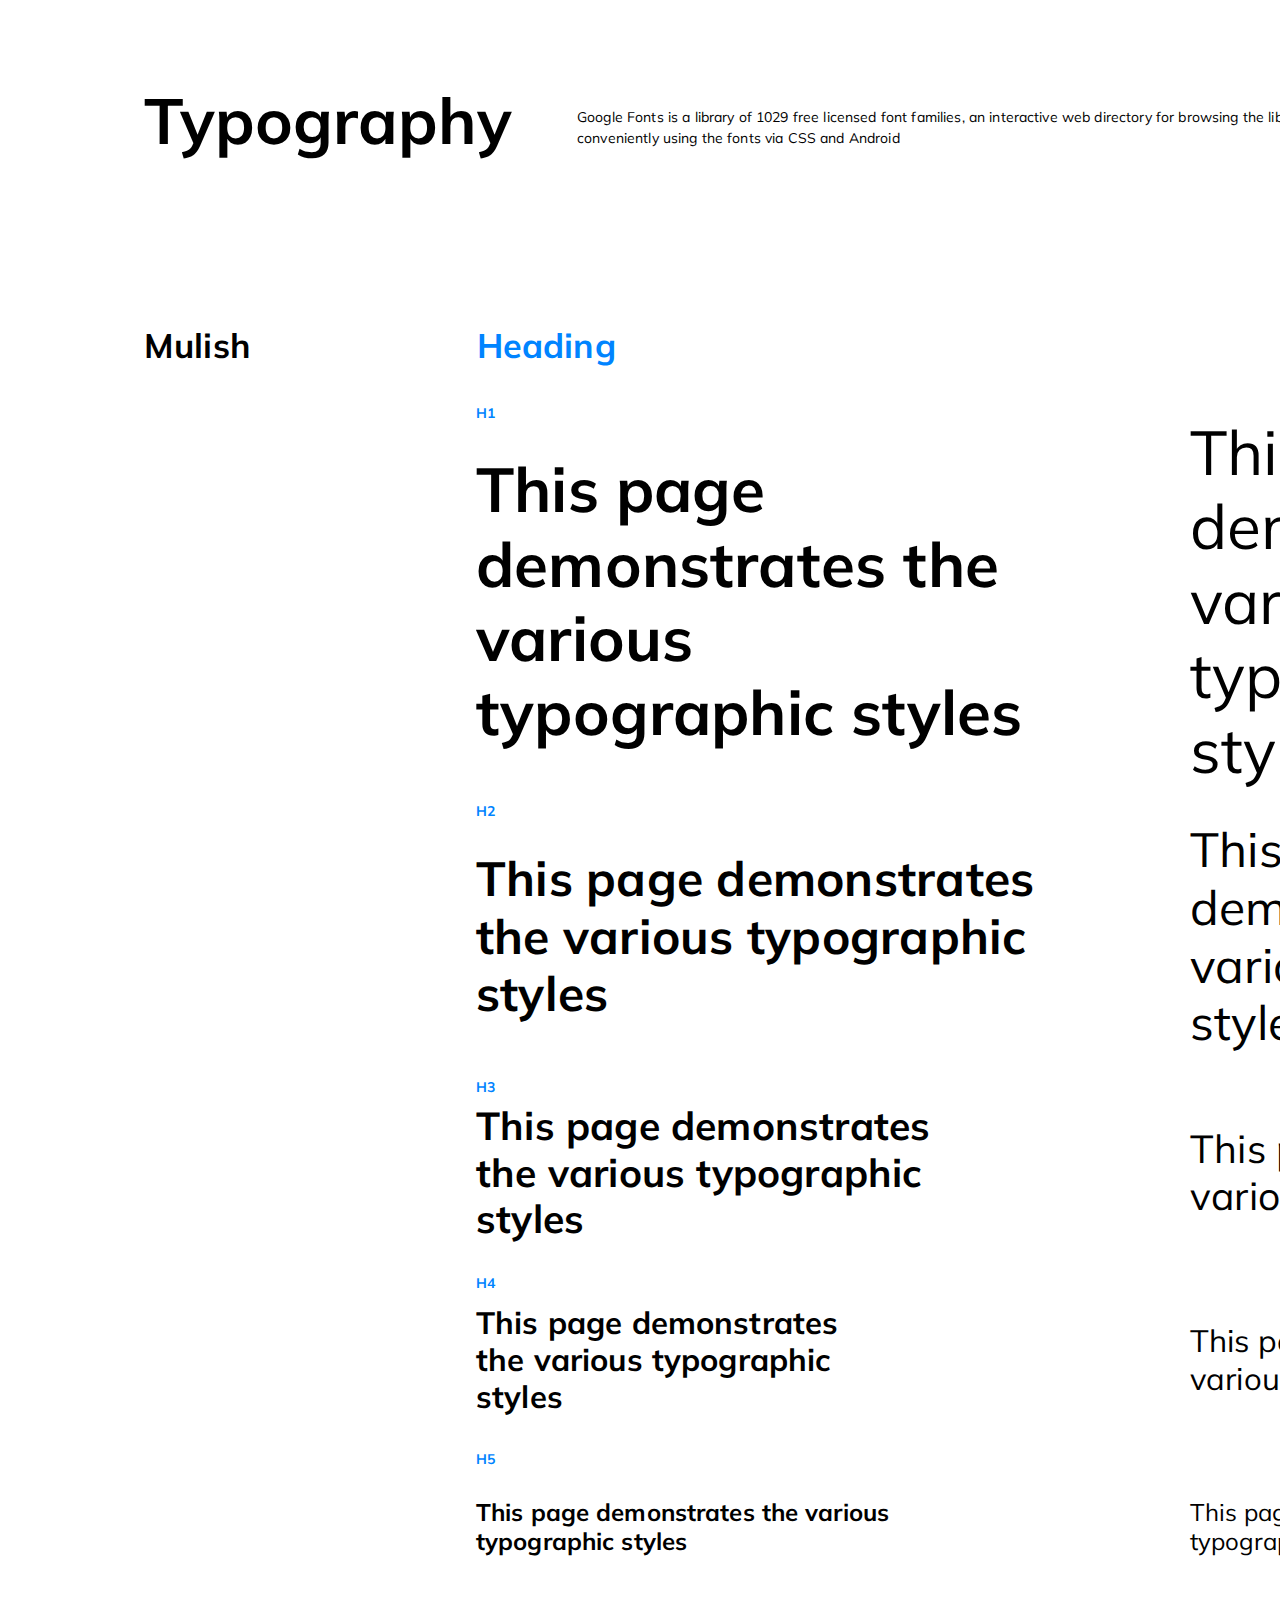
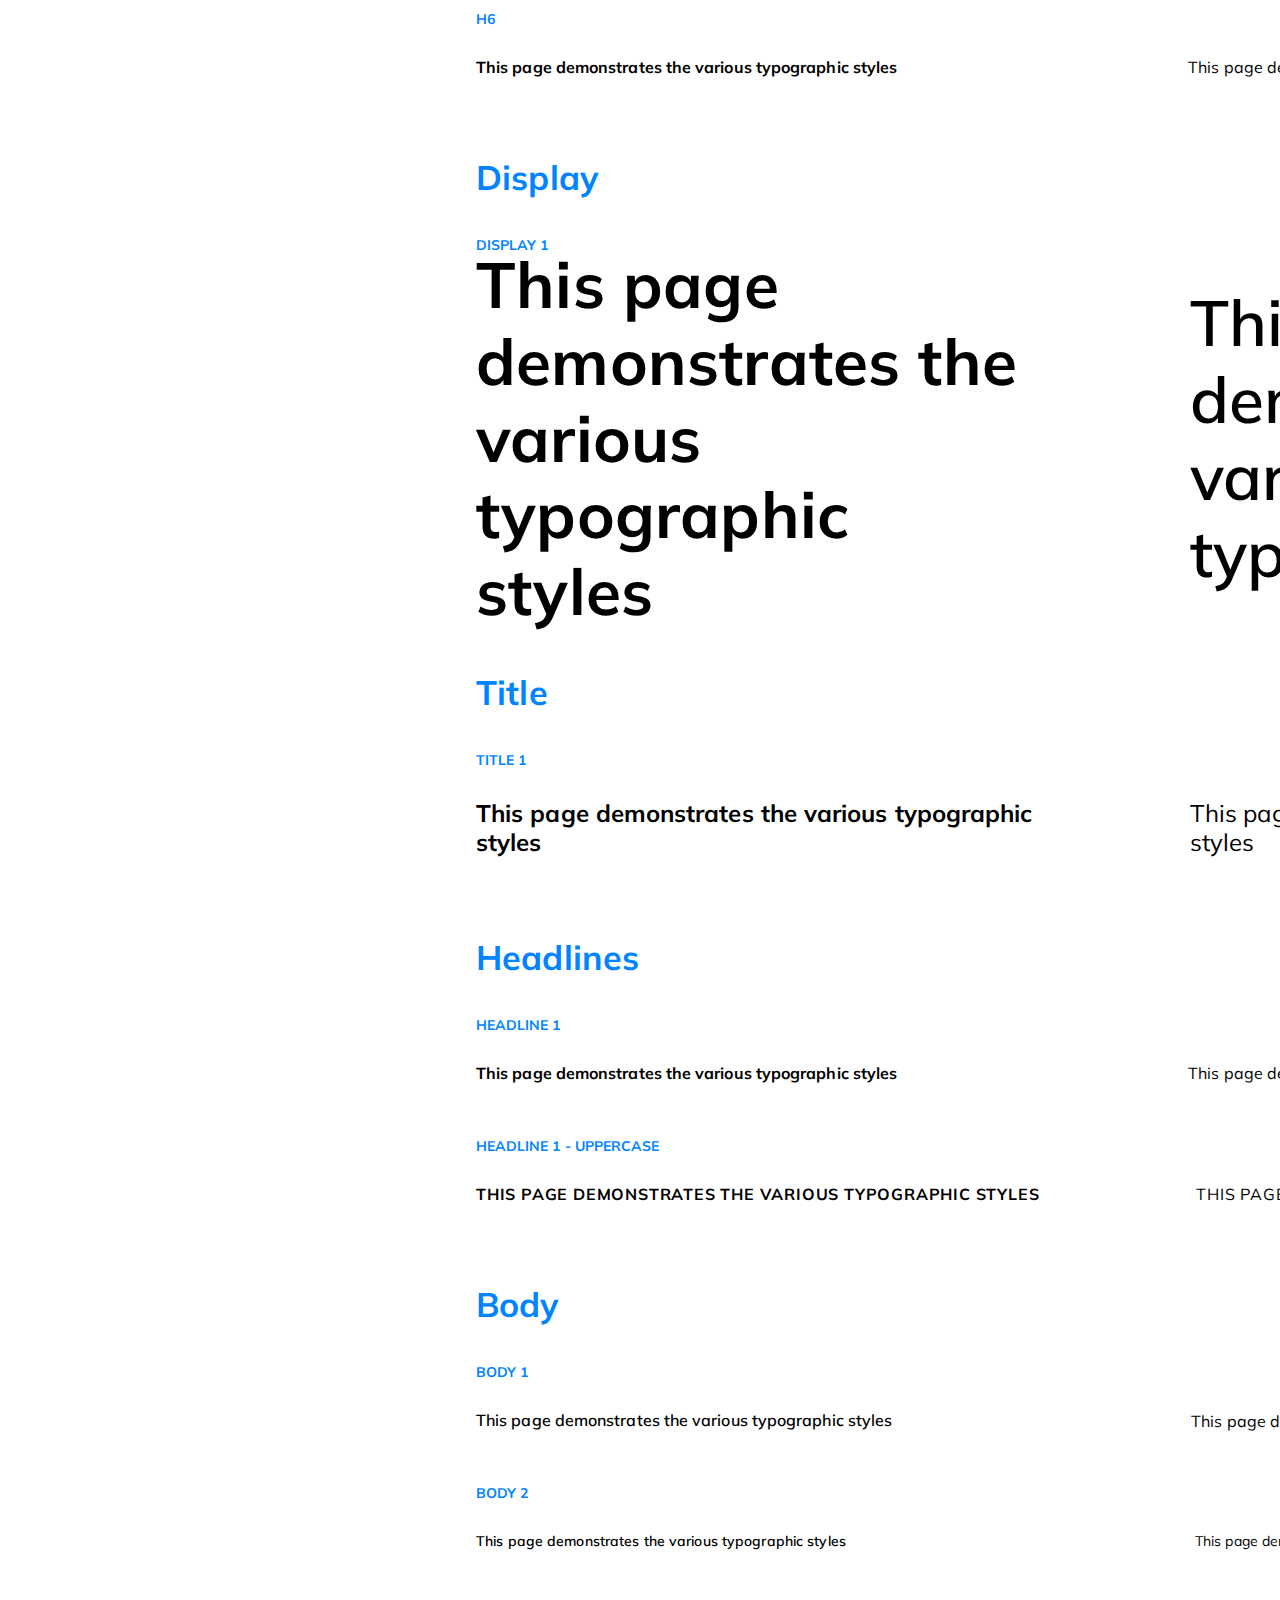
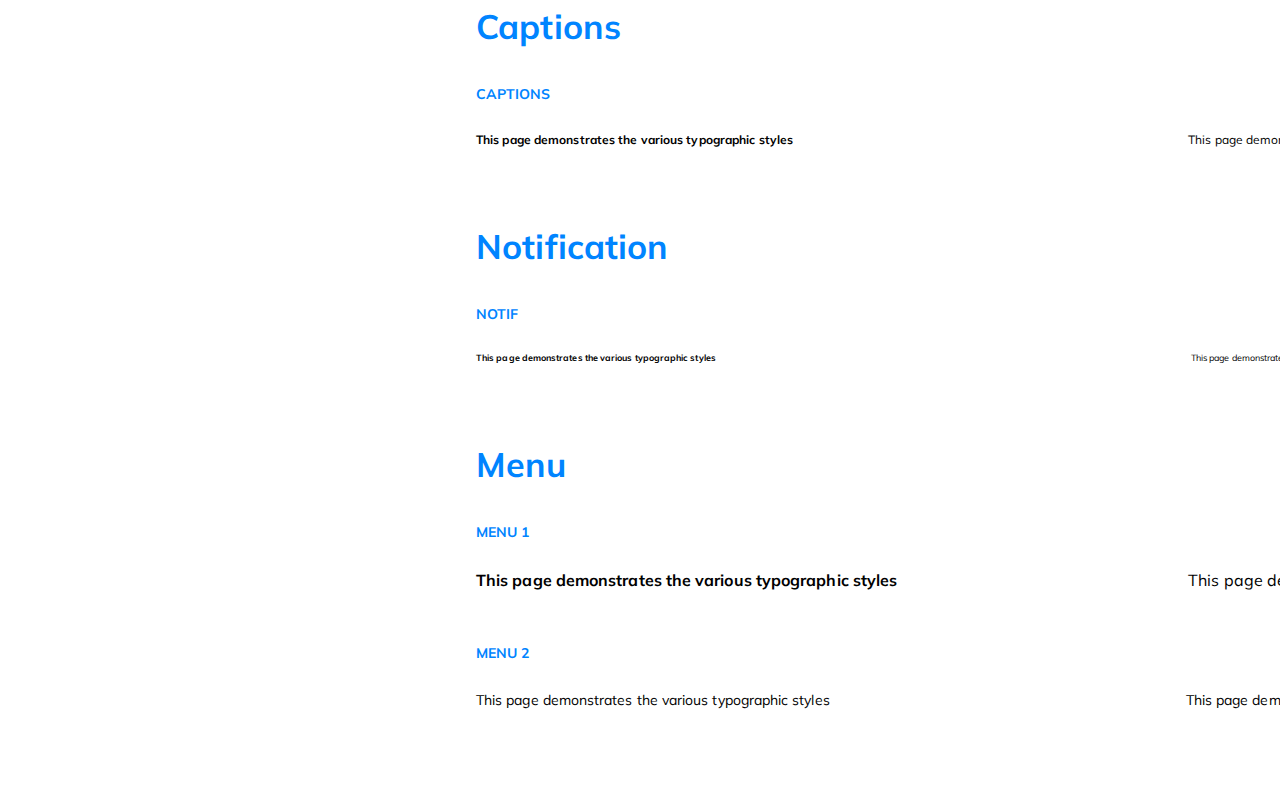
<file: style-guide-/typography.html>
<!DOCTYPE html>
<html>
<head>
  <meta charset="utf-8" />
  <link rel="icon" href="/favicon.ico" />
  <meta name="viewport" content="width=device-width, initial-scale=1" />
  <meta name="theme-color" content="#000000" />
  <title>Typography</title>
  <link rel="stylesheet" href="https://fonts.googleapis.com/css?family=Mulish%3A400%2C600%2C700"/>
  <link rel="stylesheet" href="https://fonts.googleapis.com/css?family=Source+Sans+Pro%3A400%2C600%2C700"/>
  <link rel="stylesheet" href="./styles/typography.css"/>
</head>
<body>
<div class="typography-bc5">
  <div class="auto-group-qxur-FwX">
    <p class="this-page-demonstrates-the-various-typographic-styles-ZhK">This page demonstrates the various typographic styles</p>
    <p class="this-page-demonstrates-the-various-typographic-styles-eTs">This page demonstrates the various typographic styles</p>
  </div>
  <p class="h1-Mt5">H1</p>
  <div class="auto-group-hrso-SuX">
    <p class="this-page-demonstrates-the-various-typographic-styles-BMK">This page demonstrates the various typographic styles</p>
    <p class="this-page-demonstrates-the-various-typographic-styles-5Sh">This page demonstrates the various typographic styles</p>
  </div>
  <p class="h2-nM7">H2</p>
  <div class="auto-group-ukcv-t9F">
    <p class="this-page-demonstrates-the-various-typographic-styles-DBX">This page demonstrates the various typographic styles</p>
    <p class="this-page-demonstrates-the-various-typographic-styles-iPB">This page demonstrates the various typographic styles</p>
  </div>
  <p class="h3-ph7">H3</p>
  <div class="auto-group-notm-7w7">
    <p class="this-page-demonstrates-the-various-typographic-styles-FXX">This page demonstrates the various typographic styles</p>
    <p class="this-page-demonstrates-the-various-typographic-styles-YmX">This page demonstrates the various typographic styles</p>
  </div>
  <p class="h4-TtV">H4</p>
  <div class="auto-group-ttq1-meH">
    <p class="this-page-demonstrates-the-various-typographic-styles-uEh">This page demonstrates the various typographic styles</p>
    <p class="this-page-demonstrates-the-various-typographic-styles-btD">This page demonstrates the various typographic styles</p>
  </div>
  <p class="h5-vQh">H5</p>
  <div class="auto-group-aygm-2yX">
    <p class="this-page-demonstrates-the-various-typographic-styles-mw7">This page demonstrates the various typographic styles</p>
    <p class="this-page-demonstrates-the-various-typographic-styles-VMK">This page demonstrates the various typographic styles</p>
  </div>
  <p class="h6-1qT">H6</p>
  <div class="auto-group-pvaq-7db">
    <p class="mulish-e7j">Mulish</p>
    <p class="heading-mTF">Heading</p>
  </div>
  <div class="auto-group-u4su-6VX">
    <p class="this-page-demonstrates-the-various-typographic-styles-E5w">This page demonstrates the various typographic styles</p>
    <p class="this-page-demonstrates-the-various-typographic-styles-Y6d">This page demonstrates the various typographic styles</p>
  </div>
  <p class="display-1-TjP">Display 1</p>
  <p class="display-xw3">Display</p>
  <div class="auto-group-qkkj-5Ey">
    <p class="this-page-demonstrates-the-various-typographic-styles-18d">This page demonstrates the various typographic styles</p>
    <p class="this-page-demonstrates-the-various-typographic-styles-7SZ">This page demonstrates the various typographic styles</p>
  </div>
  <p class="title-1-2Jd">Title 1</p>
  <p class="title-vuo">Title</p>
  <div class="auto-group-zf7f-qms">
    <p class="this-page-demonstrates-the-various-typographic-styles-nBK">This page demonstrates the various typographic styles</p>
    <p class="this-page-demonstrates-the-various-typographic-styles-tEM">This page demonstrates the various typographic styles</p>
  </div>
  <p class="menu-1-QTb">Menu 1</p>
  <div class="auto-group-yy7w-JYy">
    <p class="this-page-demonstrates-the-various-typographic-styles-d5T">This page demonstrates the various typographic styles</p>
    <p class="this-page-demonstrates-the-various-typographic-styles-jeH">This page demonstrates the various typographic styles</p>
  </div>
  <p class="menu-2-TaH">Menu 2</p>
  <p class="menu-a97">Menu</p>
  <div class="auto-group-d3zj-6NM">
    <p class="this-page-demonstrates-the-various-typographic-styles-ddB">This page demonstrates the various typographic styles</p>
    <p class="this-page-demonstrates-the-various-typographic-styles-MZB">This page demonstrates the various typographic styles</p>
  </div>
  <p class="headline-1-VQV">Headline 1</p>
  <div class="auto-group-6ymp-QXT">
    <p class="this-page-demonstrates-the-various-typographic-styles-vVo">This page demonstrates the various typographic styles</p>
    <p class="this-page-demonstrates-the-various-typographic-styles-qMs">This page demonstrates the various typographic styles</p>
  </div>
  <p class="headline-1-uppercase-kDw">Headline 1 - Uppercase</p>
  <p class="headlines-3D3">Headlines</p>
  <div class="auto-group-lsrm-YvV">
    <p class="this-page-demonstrates-the-various-typographic-styles-gmo">This page demonstrates the various typographic styles</p>
    <p class="this-page-demonstrates-the-various-typographic-styles-obX">This page demonstrates the various typographic styles</p>
  </div>
  <p class="body-1-XXX">Body 1</p>
  <div class="auto-group-lkmf-3Ey">
    <p class="this-page-demonstrates-the-various-typographic-styles-NY9">This page demonstrates the various typographic styles</p>
    <p class="this-page-demonstrates-the-various-typographic-styles-5xM">This page demonstrates the various typographic styles</p>
  </div>
  <p class="body-2-DHs">Body 2</p>
  <p class="body-ikR">Body</p>
  <div class="auto-group-z47t-Ruj">
    <p class="this-page-demonstrates-the-various-typographic-styles-xuf">This page demonstrates the various typographic styles</p>
    <p class="this-page-demonstrates-the-various-typographic-styles-Ut1">This page demonstrates the various typographic styles</p>
  </div>
  <p class="captions-cUR">Captions</p>
  <p class="captions-7vy">Captions</p>
  <div class="auto-group-g9ub-EVo">
    <p class="this-page-demonstrates-the-various-typographic-styles-ZY5">This page demonstrates the various typographic styles</p>
    <p class="this-page-demonstrates-the-various-typographic-styles-fr1">This page demonstrates the various typographic styles</p>
  </div>
  <p class="notif-C5F">Notif</p>
  <p class="notification-6wK">Notification</p>
  <div class="auto-group-d3iq-DW9">
    <p class="typography-xTj">Typography</p>
    <p class="google-fonts-is-a-library-of-1029-free-licensed-font-families-an-interactive-web-directory-for-browsing-the-library-and-apis-for-conveniently-using-the-fonts-via-css-and-android-J1o">Google Fonts is a library of 1029 free licensed font families, an interactive web directory for browsing the library, and APIs for conveniently using the fonts via CSS and Android</p>
  </div>
</div>
</body>
</file>
<file: main-files/styles/about-us.css>
html {
	font-size:62.5%;
}
* {
	margin: 0;
	padding: 0;
}
ul, li {
	list-style: none;
}
input {
	border: none;
}
body {
  width: 150.5rem;
}.about-us-7vy {
  width: 100%;
  overflow: hidden;
  position: relative;
  align-items: center;
  display: flex;
  flex-direction: column;
  background-color: #ffffff;
}
.about-us-7vy .auto-group-mc81-qc5 {
  margin-bottom: 6rem;
  width: 153rem;
  height: 92.9rem;
  background-size: 100% 100%;
  background-repeat: no-repeat;
  background-position: center;
  background-image: url('../assets/rectangle-bg.png');
  flex-shrink: 0;
}
.about-us-7vy .auto-group-mc81-qc5 .hero-section-yTP {
  box-sizing: border-box;
  padding-bottom: 12.8rem;
  width: 100%;
  height: 100%;
  align-items: center;
  display: flex;
  flex-direction: column;
  background-color: rgba(0, 0, 0, 0.2800000012);
}
.about-us-7vy .auto-group-mc81-qc5 .hero-section-yTP .auto-group-cgyy-v7j {
  margin-bottom: 39.5642rem;
  box-sizing: border-box;
  padding: 7.5rem 6.3rem 7.436rem 15.9rem;
  width: 100%;
  height: 20.5358rem;
  background-color: rgba(255, 255, 255, 0.5);
  flex-shrink: 0;
}
.about-us-7vy .auto-group-mc81-qc5 .hero-section-yTP .auto-group-cgyy-v7j .navbar-2gZ {
  width: 100%;
  height: 100%;
  display: flex;
  align-items: center;
}
.about-us-7vy .auto-group-mc81-qc5 .hero-section-yTP .auto-group-cgyy-v7j .navbar-2gZ .dummy-logo-02-BpM {
  box-sizing: border-box;
  padding: 1.547rem 0rem 1.393rem 0rem;
  height: 100%;
  overflow: hidden;
  position: relative;
  background-size: cover;
  background-repeat: no-repeat;
  background-position: center;
  background-image: url('../assets/vector.png');
  flex-shrink: 0;
}
.about-us-7vy .auto-group-mc81-qc5 .hero-section-yTP .auto-group-cgyy-v7j .navbar-2gZ .dummy-logo-02-BpM .group-j5B {
  width: 13.5rem;
  height: 2.66rem;
  position: relative;
  object-fit: contain;
  vertical-align: top;
}
.about-us-7vy .auto-group-mc81-qc5 .hero-section-yTP .auto-group-cgyy-v7j .navbar-2gZ .auto-group-umkx-ehw {
  box-sizing: border-box;
  padding: 0.1rem 0rem 0.1rem 9.4rem;
  height: 100%;
  display: flex;
  align-items: center;
  flex-shrink: 0;
}
.about-us-7vy .auto-group-mc81-qc5 .hero-section-yTP .auto-group-cgyy-v7j .navbar-2gZ .auto-group-umkx-ehw .menu-Ntq {
  margin: 1.1rem 51.6rem 2.3rem 0rem;
  height: calc(100% - 3.4rem);
  display: flex;
  align-items: center;
  flex-shrink: 0;
}
.about-us-7vy .auto-group-mc81-qc5 .hero-section-yTP .auto-group-cgyy-v7j .navbar-2gZ .auto-group-umkx-ehw .menu-Ntq .home-7Ld {
  margin-right: 2.9rem;
  font-size: 1.6rem;
  font-weight: 600;
  line-height: 1.2000000477;
  letter-spacing: 0.008rem;
  color: #505050;
  font-family: Mulish, 'Source Sans Pro';
  white-space: nowrap;
  flex-shrink: 0;
}
.about-us-7vy .auto-group-mc81-qc5 .hero-section-yTP .auto-group-cgyy-v7j .navbar-2gZ .auto-group-umkx-ehw .menu-Ntq .destination-DeZ {
  margin-right: 3.9rem;
  font-size: 1.6rem;
  font-weight: 600;
  line-height: 1.2000000477;
  letter-spacing: 0.008rem;
  color: #505050;
  font-family: Mulish, 'Source Sans Pro';
  white-space: nowrap;
  flex-shrink: 0;
}
.about-us-7vy .auto-group-mc81-qc5 .hero-section-yTP .auto-group-cgyy-v7j .navbar-2gZ .auto-group-umkx-ehw .menu-Ntq .blogs-Lz5 {
  margin-right: 2rem;
  font-size: 1.6rem;
  font-weight: 600;
  line-height: 1.2000000477;
  letter-spacing: 0.008rem;
  color: #0f9ae8;
  font-family: Mulish, 'Source Sans Pro';
  white-space: nowrap;
  flex-shrink: 0;
}
.about-us-7vy .auto-group-mc81-qc5 .hero-section-yTP .auto-group-cgyy-v7j .navbar-2gZ .auto-group-umkx-ehw .menu-Ntq .about-us-gY9 {
  font-size: 1.6rem;
  font-weight: 600;
  line-height: 1.2000000477;
  letter-spacing: 0.008rem;
  color: #505050;
  font-family: Mulish, 'Source Sans Pro';
  white-space: nowrap;
  flex-shrink: 0;
}
.about-us-7vy .auto-group-mc81-qc5 .hero-section-yTP .auto-group-cgyy-v7j .navbar-2gZ .auto-group-umkx-ehw .action-search-Bzh {
  margin: 0rem 2.4rem 1.4rem 0rem;
  width: 2.4rem;
  height: 2.4rem;
  object-fit: contain;
  vertical-align: top;
  flex-shrink: 0;
}
.about-us-7vy .auto-group-mc81-qc5 .hero-section-yTP .auto-group-cgyy-v7j .navbar-2gZ .auto-group-umkx-ehw .sign-up-7tM {
  margin: 0rem 3rem 1.2rem 0rem;
  font-size: 1.6rem;
  font-weight: 600;
  line-height: 1.2000000477;
  letter-spacing: 0.008rem;
  color: #505050;
  font-family: Mulish, 'Source Sans Pro';
  white-space: nowrap;
  flex-shrink: 0;
}
.about-us-7vy .auto-group-mc81-qc5 .hero-section-yTP .auto-group-cgyy-v7j .navbar-2gZ .auto-group-umkx-ehw .button-dbo {
  margin-bottom: 1.4rem;
  width: 9rem;
  height: 4rem;
  text-align: center;
  font-size: 1.6rem;
  font-weight: 600;
  line-height: 1.2000000477;
  letter-spacing: 0.008rem;
  color: #ffffff;
  font-family: Mulish, 'Source Sans Pro';
  white-space: nowrap;
  display: flex;
  align-items: center;
  justify-content: center;
  background-color: #0f9ae8;
  border-radius: 0.8rem;
  flex-shrink: 0;
}
.about-us-7vy .auto-group-mc81-qc5 .hero-section-yTP .about-us-HgM {
  margin-left: 7.1rem;
  text-align: center;
  font-size: 15rem;
  font-weight: 700;
  line-height: 1.3333333333;
  color: #ffffff;
  font-family: Oswald, 'Source Sans Pro';
  white-space: nowrap;
  flex-shrink: 0;
}
.about-us-7vy .group-afT {
  margin-left: 2.1rem;
  width: 3.2rem;
  height: 2.7268rem;
  object-fit: contain;
  vertical-align: top;
  flex-shrink: 0;
}
.about-us-7vy .auto-group-qwbs-Kd3 {
  box-sizing: border-box;
  padding: 6.173rem 0rem 0rem 0.1rem;
  width: 100%;
  align-items: center;
  display: flex;
  flex-direction: column;
  flex-shrink: 0;
}
.about-us-7vy .auto-group-qwbs-Kd3 .description-section-eQR {
  margin: 0rem 63.9rem 22.3rem 70.35rem;
  width: calc(100% - 134.25rem);
  display: flex;
  align-items: flex-end;
  flex-shrink: 0;
}
.about-us-7vy .auto-group-qwbs-Kd3 .description-section-eQR .lunggo-is-yBo {
  margin-right: 2.65rem;
  text-align: center;
  font-size: 2rem;
  font-weight: 400;
  line-height: 1.5;
  color: #222222;
  font-family: Poppins, 'Source Sans Pro';
  white-space: nowrap;
  flex-shrink: 0;
}
.about-us-7vy .auto-group-qwbs-Kd3 .description-section-eQR .plane-icon-h7o {
  margin-bottom: 2.976rem;
  width: 3.2rem;
  height: 3.024rem;
  overflow: hidden;
  position: relative;
  flex-shrink: 0;
}
.about-us-7vy .auto-group-qwbs-Kd3 .values-section-qE1 {
  margin: 0rem 10.3rem 13.7rem 11.6rem;
  box-sizing: border-box;
  padding: 7.2rem 17.75rem 5.7rem 18.3rem;
  width: calc(100% - 21.9rem);
  height: 33.7rem;
  background-color: #f6f6f6;
  border-radius: 5rem;
  flex-shrink: 0;
}
.about-us-7vy .auto-group-qwbs-Kd3 .values-section-qE1 .group-482-wH3 {
  width: 100%;
  height: 100%;
  display: flex;
  flex-direction: column;
}
.about-us-7vy .auto-group-qwbs-Kd3 .values-section-qE1 .group-482-wH3 .auto-group-uubk-69w {
  margin: 0rem 0rem 2rem 0.2rem;
  height: 12.4rem;
  display: flex;
  align-items: center;
  flex-shrink: 0;
}
.about-us-7vy .auto-group-qwbs-Kd3 .values-section-qE1 .group-482-wH3 .auto-group-uubk-69w .auto-group-jbrr-QRX {
  margin-right: 12.8rem;
  box-sizing: border-box;
  padding: 1rem 1.2rem 1.4rem 2.3rem;
  height: 100%;
  border: solid 0.1rem rgba(0, 0, 0, 0.3100000024);
  background-color: #ffffff;
  border-radius: 1rem;
  flex-shrink: 0;
}
.about-us-7vy .auto-group-qwbs-Kd3 .values-section-qE1 .group-482-wH3 .auto-group-uubk-69w .auto-group-jbrr-QRX .event-accepted-vPs {
  width: 10rem;
  height: 10rem;
  object-fit: contain;
  vertical-align: top;
}
.about-us-7vy .auto-group-qwbs-Kd3 .values-section-qE1 .group-482-wH3 .auto-group-uubk-69w .auto-group-ywqb-2C1 {
  margin-right: 12.8rem;
  box-sizing: border-box;
  padding: 1rem 2.2rem 1.4rem 1.6rem;
  height: 100%;
  border: solid 0.1rem rgba(0, 0, 0, 0.3100000024);
  background-color: #ffffff;
  border-radius: 1rem;
  flex-shrink: 0;
}
.about-us-7vy .auto-group-qwbs-Kd3 .values-section-qE1 .group-482-wH3 .auto-group-uubk-69w .auto-group-ywqb-2C1 .ocean-wave-wpm {
  width: 9.7rem;
  height: 10rem;
  object-fit: contain;
  vertical-align: top;
}
.about-us-7vy .auto-group-qwbs-Kd3 .values-section-qE1 .group-482-wH3 .auto-group-uubk-69w .auto-group-ohpm-4eV {
  margin-right: 11.2rem;
  box-sizing: border-box;
  padding: 1rem 2.3rem 1.4rem 1.2rem;
  height: 100%;
  border: solid 0.1rem rgba(0, 0, 0, 0.3100000024);
  background-color: #ffffff;
  border-radius: 1rem;
  flex-shrink: 0;
}
.about-us-7vy .auto-group-qwbs-Kd3 .values-section-qE1 .group-482-wH3 .auto-group-uubk-69w .auto-group-ohpm-4eV .trust-buK {
  width: 10rem;
  height: 10rem;
  object-fit: contain;
  vertical-align: top;
}
.about-us-7vy .auto-group-qwbs-Kd3 .values-section-qE1 .group-482-wH3 .auto-group-uubk-69w .auto-group-psdt-8PT {
  box-sizing: border-box;
  padding: 1rem 1.4rem 1.4rem 2.1rem;
  height: 100%;
  border: solid 0.1rem rgba(0, 0, 0, 0.3100000024);
  background-color: #ffffff;
  border-radius: 1rem;
  flex-shrink: 0;
}
.about-us-7vy .auto-group-qwbs-Kd3 .values-section-qE1 .group-482-wH3 .auto-group-uubk-69w .auto-group-psdt-8PT .cash-UCR {
  width: 10rem;
  height: 10rem;
  object-fit: contain;
  vertical-align: top;
}
.about-us-7vy .auto-group-qwbs-Kd3 .values-section-qE1 .group-482-wH3 .group-480-bH3 {
  width: 100%;
  display: flex;
  align-items: center;
  flex-shrink: 0;
}
.about-us-7vy .auto-group-qwbs-Kd3 .values-section-qE1 .group-482-wH3 .group-480-bH3 .easy-to-book-Yi5 {
  margin: 0rem 8.35rem 1.1rem 0rem;
  text-align: center;
  font-size: 2.4rem;
  font-weight: 700;
  line-height: 1.2000000477;
  letter-spacing: 0.012rem;
  color: #000000;
  font-family: Mulish, 'Source Sans Pro';
  white-space: nowrap;
  flex-shrink: 0;
}
.about-us-7vy .auto-group-qwbs-Kd3 .values-section-qE1 .group-482-wH3 .group-480-bH3 .lots-of-beautiful-hidden-gems-Ta9 {
  margin: 0.6rem 12.2rem 0rem 0rem;
  max-width: 19.1rem;
  text-align: center;
  font-size: 2.4rem;
  font-weight: 700;
  line-height: 1.2000000477;
  letter-spacing: 0.012rem;
  color: #000000;
  font-family: Mulish, 'Source Sans Pro';
  flex-shrink: 0;
}
.about-us-7vy .auto-group-qwbs-Kd3 .values-section-qE1 .group-482-wH3 .group-480-bH3 .trusted-YrV {
  margin: 0rem 13rem 2.3rem 0rem;
  text-align: center;
  font-size: 2.4rem;
  font-weight: 700;
  line-height: 1.2000000477;
  letter-spacing: 0.012rem;
  color: #000000;
  font-family: Mulish, 'Source Sans Pro';
  white-space: nowrap;
  flex-shrink: 0;
}
.about-us-7vy .auto-group-qwbs-Kd3 .values-section-qE1 .group-482-wH3 .group-480-bH3 .good-deal-for-holiday-TCm {
  margin-bottom: 0.6rem;
  max-width: 16.1rem;
  text-align: center;
  font-size: 2.4rem;
  font-weight: 700;
  line-height: 1.2000000477;
  letter-spacing: 0.012rem;
  color: #000000;
  font-family: Mulish, 'Source Sans Pro';
  flex-shrink: 0;
}
.about-us-7vy .auto-group-qwbs-Kd3 .auto-group-xzeh-XiR {
  margin: 0rem 0rem 30rem 36.9rem;
  width: 121.8rem;
  height: 70rem;
  position: relative;
  flex-shrink: 0;
}
.about-us-7vy .auto-group-qwbs-Kd3 .auto-group-xzeh-XiR .how-it-works-section-rkh {
  width: 117.2rem;
  height: 70rem;
  position: absolute;
  left: 0;
  top: 0;
  object-fit: contain;
  vertical-align: top;
}
.about-us-7vy .auto-group-qwbs-Kd3 .auto-group-xzeh-XiR .rectangle-CJm {
  width: 105rem;
  height: 63.3rem;
  position: absolute;
  left: 16.8rem;
  top: 3.1rem;
  object-fit: cover;
  vertical-align: top;
  border-radius: 3rem;
}
.about-us-7vy .auto-group-qwbs-Kd3 .auto-group-xzeh-XiR .gradient-WqF {
  width: 97.3rem;
  height: 63.7rem;
  position: absolute;
  left: 16.2rem;
  top: 3.1rem;
  background: linear-gradient(180deg, #222222 0%, rgba(34, 34, 34, 0) 100%);
  border-radius: 5rem;
}
.about-us-7vy .auto-group-qwbs-Kd3 .auto-group-xzeh-XiR .trip-booking-cdP {
  width: 50.1rem;
  height: 40rem;
  position: absolute;
  left: 23rem;
  top: 23.3rem;
  font-size: 15rem;
  font-weight: 700;
  line-height: 1.3333333333;
  color: #ffffff;
  font-family: Oswald, 'Source Sans Pro';
}
.about-us-7vy .auto-group-qwbs-Kd3 .team-section-Wyf {
  margin: 0rem 6.9rem 27.4rem 6.9rem;
  width: calc(100% - 13.8rem);
  align-items: center;
  display: flex;
  flex-direction: column;
  border-radius: 2.5rem;
  flex-shrink: 0;
}
.about-us-7vy .auto-group-qwbs-Kd3 .team-section-Wyf .auto-group-fpsw-ea5 {
  box-sizing: border-box;
  padding: 0rem 42.4rem 4.7rem 42.3rem;
  width: 100%;
  align-items: center;
  display: flex;
  flex-direction: column;
  flex-shrink: 0;
}
.about-us-7vy .auto-group-qwbs-Kd3 .team-section-Wyf .auto-group-fpsw-ea5 .meet-our-team-nRP {
  margin-bottom: 8.3rem;
  text-align: center;
  font-size: 8rem;
  font-weight: 700;
  line-height: 0.625;
  color: #222222;
  font-family: Oswald, 'Source Sans Pro';
  white-space: nowrap;
  flex-shrink: 0;
}
.about-us-7vy .auto-group-qwbs-Kd3 .team-section-Wyf .auto-group-fpsw-ea5 .item-3-uF7 {
  margin: 0rem 4.4rem 0rem 4.5rem;
  width: calc(100% - 8.9rem);
  height: 43rem;
  position: relative;
  background-color: #d9d9d9;
  border-radius: 2.5rem;
  flex-shrink: 0;
}
.about-us-7vy .auto-group-qwbs-Kd3 .team-section-Wyf .auto-group-fpsw-ea5 .item-3-uF7 .gradient-1ow {
  width: 43rem;
  height: 19.2565rem;
  position: absolute;
  left: 0;
  top: 23.7435rem;
  background: linear-gradient(180deg, #222222 0%, rgba(34, 34, 34, 0) 100%);
  border-radius: 2.5rem;
}
.about-us-7vy .auto-group-qwbs-Kd3 .team-section-Wyf .auto-group-fpsw-ea5 .item-3-uF7 .arga-87s {
  width: 7.6rem;
  height: 5rem;
  position: absolute;
  left: 3.1533rem;
  top: 30.4739rem;
  font-size: 4rem;
  font-weight: 700;
  line-height: 1.25;
  color: #ffffff;
  font-family: Oswald, 'Source Sans Pro';
  white-space: nowrap;
}
.about-us-7vy .auto-group-qwbs-Kd3 .team-section-Wyf .auto-group-fpsw-ea5 .item-3-uF7 .pic-back-end-dev-q2H {
  width: 31.7rem;
  height: 4rem;
  position: absolute;
  left: 3.2rem;
  top: 35.9rem;
  font-size: 3.2rem;
  font-weight: 500;
  line-height: 1.25;
  color: #ffffff;
  font-family: Poppins, 'Source Sans Pro';
  white-space: nowrap;
}
.about-us-7vy .auto-group-qwbs-Kd3 .team-section-Wyf .auto-group-bkds-hqB {
  margin-bottom: 5.6rem;
  width: 100%;
  height: 43rem;
  display: flex;
  column-gap: 3.8rem;
  align-items: center;
  flex-shrink: 0;
}
.about-us-7vy .auto-group-qwbs-Kd3 .team-section-Wyf .auto-group-bkds-hqB .item-4-qRb {
  width: 43rem;
  height: 100%;
  position: relative;
  background-color: #d9d9d9;
  border-radius: 2.5rem;
  flex-shrink: 0;
}
.about-us-7vy .auto-group-qwbs-Kd3 .team-section-Wyf .auto-group-bkds-hqB .item-4-qRb .gradient-aPB {
  width: 43rem;
  height: 19.2565rem;
  position: absolute;
  left: 0;
  top: 23.7435rem;
  background: linear-gradient(180deg, #222222 0%, rgba(34, 34, 34, 0) 100%);
  border-radius: 2.5rem;
}
.about-us-7vy .auto-group-qwbs-Kd3 .team-section-Wyf .auto-group-bkds-hqB .item-4-qRb .nurul-66d {
  width: 10rem;
  height: 5rem;
  position: absolute;
  left: 3.1533rem;
  top: 30.4739rem;
  font-size: 4rem;
  font-weight: 700;
  line-height: 1.25;
  color: #ffffff;
  font-family: Oswald, 'Source Sans Pro';
  white-space: nowrap;
}
.about-us-7vy .auto-group-qwbs-Kd3 .team-section-Wyf .auto-group-bkds-hqB .item-4-qRb .front-end-dev-oWq {
  width: 23.2rem;
  height: 4rem;
  position: absolute;
  left: 3.1533rem;
  top: 35.8957rem;
  font-size: 3.2rem;
  font-weight: 500;
  line-height: 1.25;
  color: #ffffff;
  font-family: Poppins, 'Source Sans Pro';
  white-space: nowrap;
}
.about-us-7vy .auto-group-qwbs-Kd3 .team-section-Wyf .auto-group-bkds-hqB .item-5-6Vw {
  width: 43rem;
  height: 100%;
  position: relative;
  background-color: #d9d9d9;
  border-radius: 2.5rem;
  flex-shrink: 0;
}
.about-us-7vy .auto-group-qwbs-Kd3 .team-section-Wyf .auto-group-bkds-hqB .item-5-6Vw .gradient-eXT {
  width: 43rem;
  height: 19.2565rem;
  position: absolute;
  left: 0;
  top: 23.7435rem;
  background: linear-gradient(180deg, #222222 0%, rgba(34, 34, 34, 0) 100%);
  border-radius: 2.5rem;
}
.about-us-7vy .auto-group-qwbs-Kd3 .team-section-Wyf .auto-group-bkds-hqB .item-5-6Vw .fina-NTT {
  width: 6.7rem;
  height: 5rem;
  position: absolute;
  left: 3.1533rem;
  top: 30.4739rem;
  font-size: 4rem;
  font-weight: 700;
  line-height: 1.25;
  color: #ffffff;
  font-family: Oswald, 'Source Sans Pro';
  white-space: nowrap;
}
.about-us-7vy .auto-group-qwbs-Kd3 .team-section-Wyf .auto-group-bkds-hqB .item-5-6Vw .front-end-dev-HqK {
  width: 23.2rem;
  height: 4rem;
  position: absolute;
  left: 3.1533rem;
  top: 35.8957rem;
  font-size: 3.2rem;
  font-weight: 500;
  line-height: 1.25;
  color: #ffffff;
  font-family: Poppins, 'Source Sans Pro';
  white-space: nowrap;
}
.about-us-7vy .auto-group-qwbs-Kd3 .team-section-Wyf .auto-group-bkds-hqB .item-6-apR {
  width: 43rem;
  height: 100%;
  position: relative;
  background-color: #d9d9d9;
  border-radius: 2.5rem;
  flex-shrink: 0;
}
.about-us-7vy .auto-group-qwbs-Kd3 .team-section-Wyf .auto-group-bkds-hqB .item-6-apR .gradient-Lob {
  width: 43rem;
  height: 19.2565rem;
  position: absolute;
  left: 0;
  top: 23.7435rem;
  background: linear-gradient(180deg, #222222 0%, rgba(34, 34, 34, 0) 100%);
  border-radius: 2.5rem;
}
.about-us-7vy .auto-group-qwbs-Kd3 .team-section-Wyf .auto-group-bkds-hqB .item-6-apR .gigih-fay {
  width: 8.5rem;
  height: 5rem;
  position: absolute;
  left: 3.1533rem;
  top: 30.4739rem;
  font-size: 4rem;
  font-weight: 700;
  line-height: 1.25;
  color: #ffffff;
  font-family: Oswald, 'Source Sans Pro';
  white-space: nowrap;
}
.about-us-7vy .auto-group-qwbs-Kd3 .team-section-Wyf .auto-group-bkds-hqB .item-6-apR .back-end-dev-BpD {
  width: 22.9rem;
  height: 4rem;
  position: absolute;
  left: 3.1533rem;
  top: 35.8957rem;
  font-size: 3.2rem;
  font-weight: 500;
  line-height: 1.25;
  color: #ffffff;
  font-family: Poppins, 'Source Sans Pro';
  white-space: nowrap;
}
.about-us-7vy .auto-group-qwbs-Kd3 .team-section-Wyf .auto-group-uzp7-Gqf {
  width: 100%;
  height: 43rem;
  display: flex;
  column-gap: 3.8rem;
  align-items: center;
  flex-shrink: 0;
}
.about-us-7vy .auto-group-qwbs-Kd3 .team-section-Wyf .auto-group-uzp7-Gqf .item-7-Dku {
  width: 43rem;
  height: 100%;
  position: relative;
  background-color: #d9d9d9;
  border-radius: 2.5rem;
  flex-shrink: 0;
}
.about-us-7vy .auto-group-qwbs-Kd3 .team-section-Wyf .auto-group-uzp7-Gqf .item-7-Dku .gradient-aLZ {
  width: 43rem;
  height: 19.2565rem;
  position: absolute;
  left: 0;
  top: 23.7435rem;
  background: linear-gradient(180deg, #222222 0%, rgba(34, 34, 34, 0) 100%);
  border-radius: 2.5rem;
}
.about-us-7vy .auto-group-qwbs-Kd3 .team-section-Wyf .auto-group-uzp7-Gqf .item-7-Dku .agnita-hRB {
  width: 10.6rem;
  height: 5rem;
  position: absolute;
  left: 3.1533rem;
  top: 30.4739rem;
  font-size: 4rem;
  font-weight: 700;
  line-height: 1.25;
  color: #ffffff;
  font-family: Oswald, 'Source Sans Pro';
  white-space: nowrap;
}
.about-us-7vy .auto-group-qwbs-Kd3 .team-section-Wyf .auto-group-uzp7-Gqf .item-7-Dku .front-end-dev-DPX {
  width: 23.2rem;
  height: 4rem;
  position: absolute;
  left: 3.1533rem;
  top: 35.8957rem;
  font-size: 3.2rem;
  font-weight: 500;
  line-height: 1.25;
  color: #ffffff;
  font-family: Poppins, 'Source Sans Pro';
  white-space: nowrap;
}
.about-us-7vy .auto-group-qwbs-Kd3 .team-section-Wyf .auto-group-uzp7-Gqf .item-9-i5P {
  width: 43rem;
  height: 100%;
  position: relative;
  background-color: #d9d9d9;
  border-radius: 2.5rem;
  flex-shrink: 0;
}
.about-us-7vy .auto-group-qwbs-Kd3 .team-section-Wyf .auto-group-uzp7-Gqf .item-9-i5P .gradient-Fr1 {
  width: 43rem;
  height: 19.2565rem;
  position: absolute;
  left: 0;
  top: 23.7435rem;
  background: linear-gradient(180deg, #222222 0%, rgba(34, 34, 34, 0) 100%);
  border-radius: 2.5rem;
}
.about-us-7vy .auto-group-qwbs-Kd3 .team-section-Wyf .auto-group-uzp7-Gqf .item-9-i5P .fani-a7b {
  width: 6.6rem;
  height: 5rem;
  position: absolute;
  left: 3.1533rem;
  top: 30.4739rem;
  font-size: 4rem;
  font-weight: 700;
  line-height: 1.25;
  color: #ffffff;
  font-family: Oswald, 'Source Sans Pro';
  white-space: nowrap;
}
.about-us-7vy .auto-group-qwbs-Kd3 .team-section-Wyf .auto-group-uzp7-Gqf .item-9-i5P .qa-ggR {
  width: 4.8rem;
  height: 4rem;
  position: absolute;
  left: 3.1533rem;
  top: 35.8957rem;
  font-size: 3.2rem;
  font-weight: 500;
  line-height: 1.25;
  color: #ffffff;
  font-family: Poppins, 'Source Sans Pro';
  white-space: nowrap;
}
.about-us-7vy .auto-group-qwbs-Kd3 .team-section-Wyf .auto-group-uzp7-Gqf .item-8-B7P {
  width: 43rem;
  height: 100%;
  position: relative;
  background-color: #d9d9d9;
  border-radius: 2.5rem;
  flex-shrink: 0;
}
.about-us-7vy .auto-group-qwbs-Kd3 .team-section-Wyf .auto-group-uzp7-Gqf .item-8-B7P .gradient-vqf {
  width: 43rem;
  height: 19.2565rem;
  position: absolute;
  left: 0;
  top: 23.7435rem;
  background: linear-gradient(180deg, #222222 0%, rgba(34, 34, 34, 0) 100%);
  border-radius: 2.5rem;
}
.about-us-7vy .auto-group-qwbs-Kd3 .team-section-Wyf .auto-group-uzp7-Gqf .item-8-B7P .hamzah-SZ7 {
  width: 12.8rem;
  height: 5rem;
  position: absolute;
  left: 3.1533rem;
  top: 30.4739rem;
  font-size: 4rem;
  font-weight: 700;
  line-height: 1.25;
  color: #ffffff;
  font-family: Oswald, 'Source Sans Pro';
  white-space: nowrap;
}
.about-us-7vy .auto-group-qwbs-Kd3 .team-section-Wyf .auto-group-uzp7-Gqf .item-8-B7P .qa-9yK {
  width: 4.8rem;
  height: 4rem;
  position: absolute;
  left: 3.1533rem;
  top: 35.8957rem;
  font-size: 3.2rem;
  font-weight: 500;
  line-height: 1.25;
  color: #ffffff;
  font-family: Poppins, 'Source Sans Pro';
  white-space: nowrap;
}
.about-us-7vy .auto-group-qwbs-Kd3 .auto-group-457f-SSd {
  box-sizing: border-box;
  padding: 8rem 19.1rem 5.1rem 10.4rem;
  width: 150.5rem;
  height: 44.1rem;
  background: linear-gradient(180deg, rgba(255, 255, 255, 0) -0%, #dbe7ef 122.43%);
  flex-shrink: 0;
}
.about-us-7vy .auto-group-qwbs-Kd3 .auto-group-457f-SSd .footer-ZXF {
  width: 100%;
  height: 100%;
  display: flex;
  flex-direction: column;
}
.about-us-7vy .auto-group-qwbs-Kd3 .auto-group-457f-SSd .footer-ZXF .dummy-logo-02-if3 {
  margin-bottom: 1.8rem;
  width: 13.44rem;
  height: 5.6rem;
  position: relative;
  object-fit: contain;
  vertical-align: top;
  flex-shrink: 0;
}
.about-us-7vy .auto-group-qwbs-Kd3 .auto-group-457f-SSd .footer-ZXF .group-477-EtH {
  margin-bottom: 11.2rem;
  width: 28.2rem;
  align-items: center;
  display: flex;
  flex-direction: column;
  flex-shrink: 0;
}
.about-us-7vy .auto-group-qwbs-Kd3 .auto-group-457f-SSd .footer-ZXF .group-477-EtH .address-ahF {
  width: 100%;
  display: flex;
  align-items: center;
  flex-shrink: 0;
}
.about-us-7vy .auto-group-qwbs-Kd3 .auto-group-457f-SSd .footer-ZXF .group-477-EtH .address-ahF .icon-k5w {
  margin-right: 0.8rem;
  width: 2.4rem;
  height: 2.4rem;
  object-fit: contain;
  vertical-align: top;
  flex-shrink: 0;
}
.about-us-7vy .auto-group-qwbs-Kd3 .auto-group-457f-SSd .footer-ZXF .group-477-EtH .address-ahF .b-santa-monica-los-angeles-gkH {
  margin-top: 0.2rem;
  font-size: 1.6rem;
  font-weight: 400;
  line-height: 1.25;
  letter-spacing: 0.008rem;
  color: #505050;
  font-family: Mulish, 'Source Sans Pro';
  white-space: nowrap;
  flex-shrink: 0;
}
.about-us-7vy .auto-group-qwbs-Kd3 .auto-group-457f-SSd .footer-ZXF .group-477-EtH .auto-group-dvdf-yzH {
  box-sizing: border-box;
  padding-top: 1.6rem;
  width: 100%;
  display: flex;
  flex-direction: column;
  flex-shrink: 0;
}
.about-us-7vy .auto-group-qwbs-Kd3 .auto-group-457f-SSd .footer-ZXF .group-477-EtH .auto-group-dvdf-yzH .phone-number-L49 {
  margin: 0rem 12rem 1.6rem 0rem;
  width: calc(100% - 12rem);
  display: flex;
  align-items: center;
  flex-shrink: 0;
}
.about-us-7vy .auto-group-qwbs-Kd3 .auto-group-457f-SSd .footer-ZXF .group-477-EtH .auto-group-dvdf-yzH .phone-number-L49 .icon-4Vw {
  margin-right: 0.8rem;
  width: 2.4rem;
  height: 2.4rem;
  object-fit: contain;
  vertical-align: top;
  flex-shrink: 0;
}
.about-us-7vy .auto-group-qwbs-Kd3 .auto-group-457f-SSd .footer-ZXF .group-477-EtH .auto-group-dvdf-yzH .phone-number-L49 .item-1-923-2341-22-QJu {
  margin-top: 0.2rem;
  font-size: 1.6rem;
  font-weight: 400;
  line-height: 1.25;
  letter-spacing: 0.008rem;
  color: #505050;
  font-family: Mulish, 'Source Sans Pro';
  white-space: nowrap;
  flex-shrink: 0;
}
.about-us-7vy .auto-group-qwbs-Kd3 .auto-group-457f-SSd .footer-ZXF .group-477-EtH .auto-group-dvdf-yzH .email-W73 {
  margin-right: 3.5rem;
  width: calc(100% - 3.5rem);
  display: flex;
  align-items: center;
  flex-shrink: 0;
}
.about-us-7vy .auto-group-qwbs-Kd3 .auto-group-457f-SSd .footer-ZXF .group-477-EtH .auto-group-dvdf-yzH .email-W73 .icon-ej3 {
  margin-right: 0.8rem;
  width: 2.4rem;
  height: 2.4rem;
  object-fit: contain;
  vertical-align: top;
  flex-shrink: 0;
}
.about-us-7vy .auto-group-qwbs-Kd3 .auto-group-457f-SSd .footer-ZXF .group-477-EtH .auto-group-dvdf-yzH .email-W73 .contacttanahairstudiocom-znu {
  margin-top: 0.2rem;
  font-size: 1.6rem;
  font-weight: 400;
  line-height: 1.25;
  letter-spacing: 0.008rem;
  color: #505050;
  font-family: Mulish, 'Source Sans Pro';
  white-space: nowrap;
  flex-shrink: 0;
}
.about-us-7vy .auto-group-qwbs-Kd3 .auto-group-457f-SSd .footer-ZXF .tanahair-studio-all-rights-reserved-hxD {
  margin-left: 88.4rem;
  font-size: 1.6rem;
  font-weight: 400;
  line-height: 1.25;
  letter-spacing: 0.008rem;
  color: #505050;
  font-family: Mulish, 'Source Sans Pro';
  white-space: nowrap;
  flex-shrink: 0;
}
</file>
<file: main-files/styles/blog.css>
html {
	font-size:62.5%;
}
* {
	margin: 0;
	padding: 0;
}
ul, li {
	list-style: none;
}
input {
	border: none;
}
body {
  width: 150.5rem;
}.blog-oCu {
  width: 100%;
  overflow: hidden;
  position: relative;
  align-items: center;
  display: flex;
  flex-direction: column;
  background-color: #ffffff;
}
.blog-oCu .auto-group-g1us-vYR {
  box-sizing: border-box;
  padding: 5.9rem 0rem 13.923rem 8.8rem;
  width: 100%;
  align-items: center;
  display: flex;
  flex-direction: column;
  flex-shrink: 0;
}
.blog-oCu .auto-group-g1us-vYR .navbar-mow {
  margin: 0rem 9.3rem 4.5rem 1.6rem;
  width: calc(100% - 10.9rem);
  height: 5.6rem;
  display: flex;
  align-items: center;
  flex-shrink: 0;
}
.blog-oCu .auto-group-g1us-vYR .navbar-mow .dummy-logo-02-gAD {
  width: 13.5rem;
  height: 5.6rem;
  position: relative;
  object-fit: contain;
  vertical-align: top;
  flex-shrink: 0;
}
.blog-oCu .auto-group-g1us-vYR .navbar-mow .auto-group-eehw-R7o {
  box-sizing: border-box;
  padding: 0.1rem 0rem 0.1rem 9.4rem;
  height: 100%;
  display: flex;
  align-items: center;
  flex-shrink: 0;
}
.blog-oCu .auto-group-g1us-vYR .navbar-mow .auto-group-eehw-R7o .menu-9Zb {
  margin: 1.1rem 51.6rem 2.3rem 0rem;
  height: calc(100% - 3.4rem);
  display: flex;
  align-items: center;
  flex-shrink: 0;
}
.blog-oCu .auto-group-g1us-vYR .navbar-mow .auto-group-eehw-R7o .menu-9Zb .home-G8R {
  margin-right: 2.9rem;
  font-size: 1.6rem;
  font-weight: 600;
  line-height: 1.2000000477;
  letter-spacing: 0.008rem;
  color: #505050;
  font-family: Mulish, 'Source Sans Pro';
  white-space: nowrap;
  flex-shrink: 0;
}
.blog-oCu .auto-group-g1us-vYR .navbar-mow .auto-group-eehw-R7o .menu-9Zb .destination-y2q {
  margin-right: 3.9rem;
  font-size: 1.6rem;
  font-weight: 600;
  line-height: 1.2000000477;
  letter-spacing: 0.008rem;
  color: #505050;
  font-family: Mulish, 'Source Sans Pro';
  white-space: nowrap;
  flex-shrink: 0;
}
.blog-oCu .auto-group-g1us-vYR .navbar-mow .auto-group-eehw-R7o .menu-9Zb .blogs-5bf {
  margin-right: 2rem;
  font-size: 1.6rem;
  font-weight: 600;
  line-height: 1.2000000477;
  letter-spacing: 0.008rem;
  color: #0f9ae8;
  font-family: Mulish, 'Source Sans Pro';
  white-space: nowrap;
  flex-shrink: 0;
}
.blog-oCu .auto-group-g1us-vYR .navbar-mow .auto-group-eehw-R7o .menu-9Zb .about-us-DC5 {
  font-size: 1.6rem;
  font-weight: 600;
  line-height: 1.2000000477;
  letter-spacing: 0.008rem;
  color: #505050;
  font-family: Mulish, 'Source Sans Pro';
  white-space: nowrap;
  flex-shrink: 0;
}
.blog-oCu .auto-group-g1us-vYR .navbar-mow .auto-group-eehw-R7o .action-search-u4u {
  margin: 0rem 2.4rem 1.4rem 0rem;
  width: 2.4rem;
  height: 2.4rem;
  object-fit: contain;
  vertical-align: top;
  flex-shrink: 0;
}
.blog-oCu .auto-group-g1us-vYR .navbar-mow .auto-group-eehw-R7o .sign-up-QGZ {
  margin: 0rem 3rem 1.2rem 0rem;
  font-size: 1.6rem;
  font-weight: 600;
  line-height: 1.2000000477;
  letter-spacing: 0.008rem;
  color: #505050;
  font-family: Mulish, 'Source Sans Pro';
  white-space: nowrap;
  flex-shrink: 0;
}
.blog-oCu .auto-group-g1us-vYR .navbar-mow .auto-group-eehw-R7o .button-iHF {
  margin-bottom: 1.4rem;
  width: 9rem;
  height: 4rem;
  text-align: center;
  font-size: 1.6rem;
  font-weight: 600;
  line-height: 1.2000000477;
  letter-spacing: 0.008rem;
  color: #ffffff;
  font-family: Mulish, 'Source Sans Pro';
  white-space: nowrap;
  display: flex;
  align-items: center;
  justify-content: center;
  background-color: #0f9ae8;
  border-radius: 0.8rem;
  flex-shrink: 0;
}
.blog-oCu .auto-group-g1us-vYR .hero-VBX {
  margin: 0rem 0rem 9.3rem 1.6rem;
  width: 140.1rem;
  flex-shrink: 0;
}
.blog-oCu .auto-group-g1us-vYR .hero-VBX .experience-of-hidden-gem-place-oxu {
  margin-bottom: 3.6901rem;
  font-size: 6.2rem;
  font-weight: 700;
  line-height: 1.2000000246;
  letter-spacing: 0.0186rem;
  color: #11142d;
  font-family: Mulish, 'Source Sans Pro';
  white-space: nowrap;
}
.blog-oCu .auto-group-g1us-vYR .hero-VBX .auto-group-qpdt-X8D {
  box-sizing: border-box;
  padding-top: 0.0099rem;
  width: 100%;
  background-size: 100% 100%;
  background-repeat: no-repeat;
  background-position: center;
  background-image: url('../assets/image-placeholder-bg.png');
}
.blog-oCu .auto-group-g1us-vYR .hero-VBX .auto-group-qpdt-X8D .rectangle-205-eTj {
  width: 100%;
  height: 58.1rem;
  background-color: rgba(0, 0, 0, 0.4300000072);
}
.blog-oCu .auto-group-g1us-vYR .guides-for-new-traveller-XGd {
  margin: 0rem 10.7rem 10.7rem 0rem;
  width: 127.8rem;
  flex-shrink: 0;
}
.blog-oCu .auto-group-g1us-vYR .guides-for-new-traveller-XGd .auto-group-b6gy-e6M {
  box-sizing: border-box;
  padding-bottom: 1.6rem;
  width: 100%;
  display: flex;
  flex-direction: column;
}
.blog-oCu .auto-group-g1us-vYR .guides-for-new-traveller-XGd .auto-group-b6gy-e6M .guides-for-new-traveller-zAD {
  margin-bottom: 5.6rem;
  font-size: 3.9rem;
  font-weight: 700;
  line-height: 1.2000000783;
  letter-spacing: 0.0195rem;
  color: #11142d;
  font-family: Mulish, 'Source Sans Pro';
  white-space: nowrap;
  flex-shrink: 0;
}
.blog-oCu .auto-group-g1us-vYR .guides-for-new-traveller-XGd .auto-group-b6gy-e6M .auto-group-uayx-h4d {
  margin-right: 0.8rem;
  width: calc(100% - 0.8rem);
  height: 20.1rem;
  display: flex;
  align-items: center;
  flex-shrink: 0;
}
.blog-oCu .auto-group-g1us-vYR .guides-for-new-traveller-XGd .auto-group-b6gy-e6M .auto-group-uayx-h4d .article-01-RWR {
  margin-right: 3.7rem;
  height: 100%;
  display: flex;
  align-items: center;
  flex-shrink: 0;
}
.blog-oCu .auto-group-g1us-vYR .guides-for-new-traveller-XGd .auto-group-b6gy-e6M .auto-group-uayx-h4d .article-01-RWR .image-placeholder-NwT {
  margin-right: 2.7rem;
  width: 19.2rem;
  height: 20.1rem;
  object-fit: cover;
  vertical-align: top;
  flex-shrink: 0;
}
.blog-oCu .auto-group-g1us-vYR .guides-for-new-traveller-XGd .auto-group-b6gy-e6M .auto-group-uayx-h4d .article-01-RWR .auto-group-8vg1-Jq7 {
  margin: 1.6rem 0;
  width: 40.1rem;
  height: calc(100% - 3.2rem);
  flex-shrink: 0;
}
.blog-oCu .auto-group-g1us-vYR .guides-for-new-traveller-XGd .auto-group-b6gy-e6M .auto-group-uayx-h4d .article-01-RWR .auto-group-8vg1-Jq7 .information-Eyf {
  margin: 0rem 20.7rem 1.5rem 0rem;
  width: calc(100% - 20.7rem);
  display: flex;
  align-items: center;
}
.blog-oCu .auto-group-g1us-vYR .guides-for-new-traveller-XGd .auto-group-b6gy-e6M .auto-group-uayx-h4d .article-01-RWR .auto-group-8vg1-Jq7 .information-Eyf .material-9qj {
  margin-right: 1.6rem;
  font-size: 1.6rem;
  font-weight: 600;
  line-height: 1.2000000477;
  letter-spacing: 0.008rem;
  color: #9a9ab0;
  font-family: Mulish, 'Source Sans Pro';
  white-space: nowrap;
  flex-shrink: 0;
}
.blog-oCu .auto-group-g1us-vYR .guides-for-new-traveller-XGd .auto-group-b6gy-e6M .auto-group-uayx-h4d .article-01-RWR .auto-group-8vg1-Jq7 .information-Eyf .march-2022-2uX {
  font-size: 1.6rem;
  font-weight: 600;
  line-height: 1.2000000477;
  letter-spacing: 0.008rem;
  color: #9a9ab0;
  font-family: Mulish, 'Source Sans Pro';
  white-space: nowrap;
  flex-shrink: 0;
}
.blog-oCu .auto-group-g1us-vYR .guides-for-new-traveller-XGd .auto-group-b6gy-e6M .auto-group-uayx-h4d .article-01-RWR .auto-group-8vg1-Jq7 .panduan-pintar-langkah-langkah-memulai-perjalanan-anda-y45 {
  margin-bottom: 1.6rem;
  max-width: 40.1rem;
  font-size: 2.4rem;
  font-weight: 700;
  line-height: 1.2000000477;
  letter-spacing: 0.012rem;
  color: #11142d;
  font-family: Mulish, 'Source Sans Pro';
}
.blog-oCu .auto-group-g1us-vYR .guides-for-new-traveller-XGd .auto-group-b6gy-e6M .auto-group-uayx-h4d .article-01-RWR .auto-group-8vg1-Jq7 .artikel-ini-membahas-langkah-langkah-praktis-yang-perlu-diambil-oleh-pelancong-baru-sebelum-memulai-perjalanan-mulai-dari-perencanaan-itinerer-s9T {
  max-width: 39.3rem;
  font-size: 1.6rem;
  font-weight: 400;
  line-height: 1.25;
  letter-spacing: 0.008rem;
  color: #505050;
  font-family: Mulish, 'Source Sans Pro';
}
.blog-oCu .auto-group-g1us-vYR .guides-for-new-traveller-XGd .auto-group-b6gy-e6M .auto-group-uayx-h4d .article-02-L33 {
  height: 100%;
  display: flex;
  align-items: center;
  flex-shrink: 0;
}
.blog-oCu .auto-group-g1us-vYR .guides-for-new-traveller-XGd .auto-group-b6gy-e6M .auto-group-uayx-h4d .article-02-L33 .image-placeholder-HU5 {
  margin-right: 2.6rem;
  width: 19.2rem;
  height: 20.1rem;
  object-fit: cover;
  vertical-align: top;
  flex-shrink: 0;
}
.blog-oCu .auto-group-g1us-vYR .guides-for-new-traveller-XGd .auto-group-b6gy-e6M .auto-group-uayx-h4d .article-02-L33 .auto-group-16s5-piu {
  margin: 1.6rem 0;
  width: 39.5rem;
  height: calc(100% - 3.2rem);
  flex-shrink: 0;
}
.blog-oCu .auto-group-g1us-vYR .guides-for-new-traveller-XGd .auto-group-b6gy-e6M .auto-group-uayx-h4d .article-02-L33 .auto-group-16s5-piu .information-9mB {
  margin: 0rem 18.1rem 1.5rem 0rem;
  width: calc(100% - 18.1rem);
  display: flex;
  align-items: center;
}
.blog-oCu .auto-group-g1us-vYR .guides-for-new-traveller-XGd .auto-group-b6gy-e6M .auto-group-uayx-h4d .article-02-L33 .auto-group-16s5-piu .information-9mB .material-sBP {
  margin-right: 1.6rem;
  font-size: 1.6rem;
  font-weight: 600;
  line-height: 1.2000000477;
  letter-spacing: 0.008rem;
  color: #9a9ab0;
  font-family: Mulish, 'Source Sans Pro';
  white-space: nowrap;
  flex-shrink: 0;
}
.blog-oCu .auto-group-g1us-vYR .guides-for-new-traveller-XGd .auto-group-b6gy-e6M .auto-group-uayx-h4d .article-02-L33 .auto-group-16s5-piu .information-9mB .february-2023-McM {
  font-size: 1.6rem;
  font-weight: 600;
  line-height: 1.2000000477;
  letter-spacing: 0.008rem;
  color: #9a9ab0;
  font-family: Mulish, 'Source Sans Pro';
  white-space: nowrap;
  flex-shrink: 0;
}
.blog-oCu .auto-group-g1us-vYR .guides-for-new-traveller-XGd .auto-group-b6gy-e6M .auto-group-uayx-h4d .article-02-L33 .auto-group-16s5-piu .menyelami-budaya-lokal-terbaik-untuk-meresapi-pengalaman-649 {
  margin-bottom: 1.6rem;
  max-width: 37.8rem;
  font-size: 2.4rem;
  font-weight: 700;
  line-height: 1.2000000477;
  letter-spacing: 0.012rem;
  color: #11142d;
  font-family: Mulish, 'Source Sans Pro';
}
.blog-oCu .auto-group-g1us-vYR .guides-for-new-traveller-XGd .auto-group-b6gy-e6M .auto-group-uayx-h4d .article-02-L33 .auto-group-16s5-piu .artikel-ini-menyoroti-pentingnya-berinteraksi-dengan-budaya-lokal-dan-memberikan-tips-tentang-cara-terbaik-untuk-meresapi-dan-menghormati-tradisi-zQR {
  max-width: 39.5rem;
  font-size: 1.6rem;
  font-weight: 400;
  line-height: 1.25;
  letter-spacing: 0.008rem;
  color: #505050;
  font-family: Mulish, 'Source Sans Pro';
}
.blog-oCu .auto-group-g1us-vYR .guides-for-new-traveller-XGd .auto-group-immk-G73 {
  margin-bottom: 1.6rem;
  width: 100%;
  height: 20.1rem;
  display: flex;
  align-items: center;
}
.blog-oCu .auto-group-g1us-vYR .guides-for-new-traveller-XGd .auto-group-immk-G73 .article-03-oMs {
  margin-right: 3.8rem;
  height: 100%;
  display: flex;
  align-items: center;
  flex-shrink: 0;
}
.blog-oCu .auto-group-g1us-vYR .guides-for-new-traveller-XGd .auto-group-immk-G73 .article-03-oMs .image-placeholder-xVf {
  margin-right: 2.7rem;
  width: 19.2rem;
  height: 20.1rem;
  object-fit: cover;
  vertical-align: top;
  flex-shrink: 0;
}
.blog-oCu .auto-group-g1us-vYR .guides-for-new-traveller-XGd .auto-group-immk-G73 .article-03-oMs .auto-group-ctuf-hTF {
  margin: 1.6rem 0;
  width: 40rem;
  height: calc(100% - 3.2rem);
  flex-shrink: 0;
}
.blog-oCu .auto-group-g1us-vYR .guides-for-new-traveller-XGd .auto-group-immk-G73 .article-03-oMs .auto-group-ctuf-hTF .information-q3f {
  margin: 0rem 19.3rem 1.5rem 0rem;
  width: calc(100% - 19.3rem);
  display: flex;
  align-items: center;
}
.blog-oCu .auto-group-g1us-vYR .guides-for-new-traveller-XGd .auto-group-immk-G73 .article-03-oMs .auto-group-ctuf-hTF .information-q3f .material-vau {
  margin-right: 1.6rem;
  font-size: 1.6rem;
  font-weight: 600;
  line-height: 1.2000000477;
  letter-spacing: 0.008rem;
  color: #9a9ab0;
  font-family: Mulish, 'Source Sans Pro';
  white-space: nowrap;
  flex-shrink: 0;
}
.blog-oCu .auto-group-g1us-vYR .guides-for-new-traveller-XGd .auto-group-immk-G73 .article-03-oMs .auto-group-ctuf-hTF .information-q3f .october-2022-RnZ {
  font-size: 1.6rem;
  font-weight: 600;
  line-height: 1.2000000477;
  letter-spacing: 0.008rem;
  color: #9a9ab0;
  font-family: Mulish, 'Source Sans Pro';
  white-space: nowrap;
  flex-shrink: 0;
}
.blog-oCu .auto-group-g1us-vYR .guides-for-new-traveller-XGd .auto-group-immk-G73 .article-03-oMs .auto-group-ctuf-hTF .mengatasi-kecemasan-perjalanan-tips-untuk-pemula-kK3 {
  margin-bottom: 1.6rem;
  max-width: 40rem;
  font-size: 2.4rem;
  font-weight: 700;
  line-height: 1.2000000477;
  letter-spacing: 0.012rem;
  color: #11142d;
  font-family: Mulish, 'Source Sans Pro';
}
.blog-oCu .auto-group-g1us-vYR .guides-for-new-traveller-XGd .auto-group-immk-G73 .article-03-oMs .auto-group-ctuf-hTF .bagi-pelancong-baru-yang-mungkin-merasa-cemas-atau-khawatir-menjelang-perjalanan-mereka-artikel-ini-memberikan-tips-dan-trik-untuk-mengatasi-4Kj {
  max-width: 38.6rem;
  font-size: 1.6rem;
  font-weight: 400;
  line-height: 1.25;
  letter-spacing: 0.008rem;
  color: #505050;
  font-family: Mulish, 'Source Sans Pro';
}
.blog-oCu .auto-group-g1us-vYR .guides-for-new-traveller-XGd .auto-group-immk-G73 .article-04-Xj7 {
  height: 100%;
  display: flex;
  align-items: center;
  flex-shrink: 0;
}
.blog-oCu .auto-group-g1us-vYR .guides-for-new-traveller-XGd .auto-group-immk-G73 .article-04-Xj7 .image-placeholder-6GR {
  margin-right: 2.6rem;
  width: 19.2rem;
  height: 20.1rem;
  object-fit: cover;
  vertical-align: top;
  flex-shrink: 0;
}
.blog-oCu .auto-group-g1us-vYR .guides-for-new-traveller-XGd .auto-group-immk-G73 .article-04-Xj7 .auto-group-1sum-EdX {
  margin: 1.6rem 0;
  width: 40.3rem;
  height: calc(100% - 3.2rem);
  flex-shrink: 0;
}
.blog-oCu .auto-group-g1us-vYR .guides-for-new-traveller-XGd .auto-group-immk-G73 .article-04-Xj7 .auto-group-1sum-EdX .information-mNZ {
  margin: 0rem 20.9rem 1.5rem 0rem;
  width: calc(100% - 20.9rem);
  display: flex;
  align-items: center;
}
.blog-oCu .auto-group-g1us-vYR .guides-for-new-traveller-XGd .auto-group-immk-G73 .article-04-Xj7 .auto-group-1sum-EdX .information-mNZ .material-gEd {
  margin-right: 1.6rem;
  font-size: 1.6rem;
  font-weight: 600;
  line-height: 1.2000000477;
  letter-spacing: 0.008rem;
  color: #9a9ab0;
  font-family: Mulish, 'Source Sans Pro';
  white-space: nowrap;
  flex-shrink: 0;
}
.blog-oCu .auto-group-g1us-vYR .guides-for-new-traveller-XGd .auto-group-immk-G73 .article-04-Xj7 .auto-group-1sum-EdX .information-mNZ .march-2023-NNM {
  font-size: 1.6rem;
  font-weight: 600;
  line-height: 1.2000000477;
  letter-spacing: 0.008rem;
  color: #9a9ab0;
  font-family: Mulish, 'Source Sans Pro';
  white-space: nowrap;
  flex-shrink: 0;
}
.blog-oCu .auto-group-g1us-vYR .guides-for-new-traveller-XGd .auto-group-immk-G73 .article-04-Xj7 .auto-group-1sum-EdX .keamanan-di-perjalanan-panduan-keamanan-untuk-pemula-t5o {
  margin-bottom: 1.6rem;
  max-width: 40.3rem;
  font-size: 2.4rem;
  font-weight: 700;
  line-height: 1.2000000477;
  letter-spacing: 0.012rem;
  color: #11142d;
  font-family: Mulish, 'Source Sans Pro';
}
.blog-oCu .auto-group-g1us-vYR .guides-for-new-traveller-XGd .auto-group-immk-G73 .article-04-Xj7 .auto-group-1sum-EdX .dalam-artikel-ini-dibahas-tips-dan-strategi-keamanan-penting-yang-perlu-diingat-oleh-pelancong-baru-untuk-memastikan-perjalanan-mereka-oCm {
  max-width: 40rem;
  font-size: 1.6rem;
  font-weight: 400;
  line-height: 1.25;
  letter-spacing: 0.008rem;
  color: #505050;
  font-family: Mulish, 'Source Sans Pro';
}
.blog-oCu .auto-group-g1us-vYR .guides-for-new-traveller-XGd .auto-group-smym-5AH {
  margin-right: 1.8rem;
  width: calc(100% - 1.8rem);
  height: 20.1rem;
  display: flex;
  align-items: center;
}
.blog-oCu .auto-group-g1us-vYR .guides-for-new-traveller-XGd .auto-group-smym-5AH .article-05-bPX {
  margin-right: 3.6rem;
  height: 100%;
  display: flex;
  align-items: center;
  flex-shrink: 0;
}
.blog-oCu .auto-group-g1us-vYR .guides-for-new-traveller-XGd .auto-group-smym-5AH .article-05-bPX .image-placeholder-kGR {
  margin-right: 2.7rem;
  width: 19.2rem;
  height: 20.1rem;
  object-fit: cover;
  vertical-align: top;
  flex-shrink: 0;
}
.blog-oCu .auto-group-g1us-vYR .guides-for-new-traveller-XGd .auto-group-smym-5AH .article-05-bPX .auto-group-trtr-5Jh {
  margin: 1.6rem 0;
  width: 40.2rem;
  height: calc(100% - 3.2rem);
  flex-shrink: 0;
}
.blog-oCu .auto-group-g1us-vYR .guides-for-new-traveller-XGd .auto-group-smym-5AH .article-05-bPX .auto-group-trtr-5Jh .information-yey {
  margin: 0rem 22.9rem 1.5rem 0rem;
  width: calc(100% - 22.9rem);
  display: flex;
  align-items: center;
}
.blog-oCu .auto-group-g1us-vYR .guides-for-new-traveller-XGd .auto-group-smym-5AH .article-05-bPX .auto-group-trtr-5Jh .information-yey .material-tX3 {
  margin-right: 1.6rem;
  font-size: 1.6rem;
  font-weight: 600;
  line-height: 1.2000000477;
  letter-spacing: 0.008rem;
  color: #9a9ab0;
  font-family: Mulish, 'Source Sans Pro';
  white-space: nowrap;
  flex-shrink: 0;
}
.blog-oCu .auto-group-g1us-vYR .guides-for-new-traveller-XGd .auto-group-smym-5AH .article-05-bPX .auto-group-trtr-5Jh .information-yey .mei-2023-DZK {
  font-size: 1.6rem;
  font-weight: 600;
  line-height: 1.2000000477;
  letter-spacing: 0.008rem;
  color: #9a9ab0;
  font-family: Mulish, 'Source Sans Pro';
  white-space: nowrap;
  flex-shrink: 0;
}
.blog-oCu .auto-group-g1us-vYR .guides-for-new-traveller-XGd .auto-group-smym-5AH .article-05-bPX .auto-group-trtr-5Jh .ransel-ringan-seni-membawa-barang-bawaan-saat-berpergian-xWu {
  margin-bottom: 1.6rem;
  max-width: 38.3rem;
  font-size: 2.4rem;
  font-weight: 700;
  line-height: 1.2000000477;
  letter-spacing: 0.012rem;
  color: #11142d;
  font-family: Mulish, 'Source Sans Pro';
}
.blog-oCu .auto-group-g1us-vYR .guides-for-new-traveller-XGd .auto-group-smym-5AH .article-05-bPX .auto-group-trtr-5Jh .untuk-membantu-pelancong-baru-menghindari-kelebihan-berat-badan-dan-membuat-perjalanan-lebih-nyaman-artikel-ini-memberikan-panduan-fw7 {
  max-width: 40.2rem;
  font-size: 1.6rem;
  font-weight: 400;
  line-height: 1.25;
  letter-spacing: 0.008rem;
  color: #505050;
  font-family: Mulish, 'Source Sans Pro';
}
.blog-oCu .auto-group-g1us-vYR .guides-for-new-traveller-XGd .auto-group-smym-5AH .article-06-YV7 {
  height: 100%;
  display: flex;
  align-items: center;
  flex-shrink: 0;
}
.blog-oCu .auto-group-g1us-vYR .guides-for-new-traveller-XGd .auto-group-smym-5AH .article-06-YV7 .image-placeholder-JjB {
  margin-right: 2.6rem;
  width: 19.2rem;
  height: 20.1rem;
  object-fit: cover;
  vertical-align: top;
  flex-shrink: 0;
}
.blog-oCu .auto-group-g1us-vYR .guides-for-new-traveller-XGd .auto-group-smym-5AH .article-06-YV7 .auto-group-d4xz-F8d {
  margin: 1.6rem 0;
  width: 38.5rem;
  height: calc(100% - 3.2rem);
  flex-shrink: 0;
}
.blog-oCu .auto-group-g1us-vYR .guides-for-new-traveller-XGd .auto-group-smym-5AH .article-06-YV7 .auto-group-d4xz-F8d .information-yqK {
  margin: 0rem 20.3rem 1.5rem 0rem;
  width: calc(100% - 20.3rem);
  display: flex;
  align-items: center;
}
.blog-oCu .auto-group-g1us-vYR .guides-for-new-traveller-XGd .auto-group-smym-5AH .article-06-YV7 .auto-group-d4xz-F8d .information-yqK .material-tSV {
  margin-right: 1.6rem;
  font-size: 1.6rem;
  font-weight: 600;
  line-height: 1.2000000477;
  letter-spacing: 0.008rem;
  color: #9a9ab0;
  font-family: Mulish, 'Source Sans Pro';
  white-space: nowrap;
  flex-shrink: 0;
}
.blog-oCu .auto-group-g1us-vYR .guides-for-new-traveller-XGd .auto-group-smym-5AH .article-06-YV7 .auto-group-d4xz-F8d .information-yqK .april-2023-nnm {
  font-size: 1.6rem;
  font-weight: 600;
  line-height: 1.2000000477;
  letter-spacing: 0.008rem;
  color: #9a9ab0;
  font-family: Mulish, 'Source Sans Pro';
  white-space: nowrap;
  flex-shrink: 0;
}
.blog-oCu .auto-group-g1us-vYR .guides-for-new-traveller-XGd .auto-group-smym-5AH .article-06-YV7 .auto-group-d4xz-F8d .makanan-lokal-petualangan-kuliner-bagi-pelancong-baru-Knh {
  margin-bottom: 1.6rem;
  max-width: 33.9rem;
  font-size: 2.4rem;
  font-weight: 700;
  line-height: 1.2000000477;
  letter-spacing: 0.012rem;
  color: #11142d;
  font-family: Mulish, 'Source Sans Pro';
}
.blog-oCu .auto-group-g1us-vYR .guides-for-new-traveller-XGd .auto-group-smym-5AH .article-06-YV7 .auto-group-d4xz-F8d .sebuah-panduan-menyenangkan-mengenai-cara-mengeksplorasi-dan-menikmati-hidangan-lokal-saat-bepergian-artikel-ini-memberikan-saran-tentang-SMX {
  max-width: 38.5rem;
  font-size: 1.6rem;
  font-weight: 400;
  line-height: 1.25;
  letter-spacing: 0.008rem;
  color: #505050;
  font-family: Mulish, 'Source Sans Pro';
}
.blog-oCu .auto-group-g1us-vYR .culinary-article-7Tf {
  margin-right: 14rem;
  width: 127.7rem;
  flex-shrink: 0;
}
.blog-oCu .auto-group-g1us-vYR .culinary-article-7Tf .culinary-article-Fpm {
  margin-bottom: 5.6rem;
  font-size: 3.9rem;
  font-weight: 700;
  line-height: 1.2000000783;
  letter-spacing: 0.0195rem;
  color: #11142d;
  font-family: Mulish, 'Source Sans Pro';
  white-space: nowrap;
}
.blog-oCu .auto-group-g1us-vYR .culinary-article-7Tf .auto-group-95eq-ByK {
  margin-bottom: 1.6rem;
  width: 100%;
  height: 20.1rem;
  display: flex;
  align-items: center;
}
.blog-oCu .auto-group-g1us-vYR .culinary-article-7Tf .auto-group-95eq-ByK .article-01-87s {
  margin-right: 3.9rem;
  height: 100%;
  display: flex;
  align-items: center;
  flex-shrink: 0;
}
.blog-oCu .auto-group-g1us-vYR .culinary-article-7Tf .auto-group-95eq-ByK .article-01-87s .auto-group-ruxp-ftV {
  margin-right: 2.7rem;
  width: 19.2rem;
  height: 100%;
  background-color: #e7edff;
  flex-shrink: 0;
}
.blog-oCu .auto-group-g1us-vYR .culinary-article-7Tf .auto-group-95eq-ByK .article-01-87s .auto-group-ruxp-ftV .image-17-AaM {
  width: 19.2rem;
  height: 20.1rem;
  object-fit: cover;
  vertical-align: top;
}
.blog-oCu .auto-group-g1us-vYR .culinary-article-7Tf .auto-group-95eq-ByK .article-01-87s .auto-group-ifr9-VMj {
  margin: 1.6rem 0;
  width: 39.9rem;
  height: calc(100% - 3.2rem);
  flex-shrink: 0;
}
.blog-oCu .auto-group-g1us-vYR .culinary-article-7Tf .auto-group-95eq-ByK .article-01-87s .auto-group-ifr9-VMj .information-otD {
  margin: 0rem 20.5rem 1.5rem 0rem;
  width: calc(100% - 20.5rem);
  display: flex;
  align-items: center;
}
.blog-oCu .auto-group-g1us-vYR .culinary-article-7Tf .auto-group-95eq-ByK .article-01-87s .auto-group-ifr9-VMj .information-otD .material-wjX {
  margin-right: 1.6rem;
  font-size: 1.6rem;
  font-weight: 600;
  line-height: 1.2000000477;
  letter-spacing: 0.008rem;
  color: #9a9ab0;
  font-family: Mulish, 'Source Sans Pro';
  white-space: nowrap;
  flex-shrink: 0;
}
.blog-oCu .auto-group-g1us-vYR .culinary-article-7Tf .auto-group-95eq-ByK .article-01-87s .auto-group-ifr9-VMj .information-otD .march-2023-FkD {
  font-size: 1.6rem;
  font-weight: 600;
  line-height: 1.2000000477;
  letter-spacing: 0.008rem;
  color: #9a9ab0;
  font-family: Mulish, 'Source Sans Pro';
  white-space: nowrap;
  flex-shrink: 0;
}
.blog-oCu .auto-group-g1us-vYR .culinary-article-7Tf .auto-group-95eq-ByK .article-01-87s .auto-group-ifr9-VMj .rendang-makanan-ikonik-dari-sumatera-barat-P5j {
  margin-bottom: 1.6rem;
  max-width: 35.4rem;
  font-size: 2.4rem;
  font-weight: 700;
  line-height: 1.2000000477;
  letter-spacing: 0.012rem;
  color: #11142d;
  font-family: Mulish, 'Source Sans Pro';
}
.blog-oCu .auto-group-g1us-vYR .culinary-article-7Tf .auto-group-95eq-ByK .article-01-87s .auto-group-ifr9-VMj .rendang-adalah-masakan-daging-sapi-yang-dimasak-dalam-rempah-rempah-kaya-rasa-artikel-ini-akan-membahas-asal-usul-bahan-bahan-VPf {
  max-width: 39.9rem;
  font-size: 1.6rem;
  font-weight: 400;
  line-height: 1.25;
  letter-spacing: 0.008rem;
  color: #505050;
  font-family: Mulish, 'Source Sans Pro';
}
.blog-oCu .auto-group-g1us-vYR .culinary-article-7Tf .auto-group-95eq-ByK .article-02-Akh {
  height: 100%;
  display: flex;
  align-items: center;
  flex-shrink: 0;
}
.blog-oCu .auto-group-g1us-vYR .culinary-article-7Tf .auto-group-95eq-ByK .article-02-Akh .auto-group-2arv-KtV {
  margin-right: 2.6rem;
  box-sizing: border-box;
  padding-top: 0.1rem;
  width: 19.2rem;
  height: 100%;
  background-color: #e7edff;
  flex-shrink: 0;
}
.blog-oCu .auto-group-g1us-vYR .culinary-article-7Tf .auto-group-95eq-ByK .article-02-Akh .auto-group-2arv-KtV .image-22-TUu {
  width: 19.2rem;
  height: 20rem;
  object-fit: cover;
  vertical-align: top;
}
.blog-oCu .auto-group-g1us-vYR .culinary-article-7Tf .auto-group-95eq-ByK .article-02-Akh .auto-group-slks-nXB {
  margin: 1.6rem 0rem 3.6rem 0rem;
  width: 40.2rem;
  height: calc(100% - 5.2rem);
  flex-shrink: 0;
}
.blog-oCu .auto-group-g1us-vYR .culinary-article-7Tf .auto-group-95eq-ByK .article-02-Akh .auto-group-slks-nXB .information-epH {
  margin: 0rem 20.8rem 1.5rem 0rem;
  width: calc(100% - 20.8rem);
  display: flex;
  align-items: center;
}
.blog-oCu .auto-group-g1us-vYR .culinary-article-7Tf .auto-group-95eq-ByK .article-02-Akh .auto-group-slks-nXB .information-epH .material-BJR {
  margin-right: 1.6rem;
  font-size: 1.6rem;
  font-weight: 600;
  line-height: 1.2000000477;
  letter-spacing: 0.008rem;
  color: #9a9ab0;
  font-family: Mulish, 'Source Sans Pro';
  white-space: nowrap;
  flex-shrink: 0;
}
.blog-oCu .auto-group-g1us-vYR .culinary-article-7Tf .auto-group-95eq-ByK .article-02-Akh .auto-group-slks-nXB .information-epH .march-2023-UoK {
  font-size: 1.6rem;
  font-weight: 600;
  line-height: 1.2000000477;
  letter-spacing: 0.008rem;
  color: #9a9ab0;
  font-family: Mulish, 'Source Sans Pro';
  white-space: nowrap;
  flex-shrink: 0;
}
.blog-oCu .auto-group-g1us-vYR .culinary-article-7Tf .auto-group-95eq-ByK .article-02-Akh .auto-group-slks-nXB .ayam-betutu-kelezatan-khas-bali-yang-menggoda-lidah-cuX {
  margin-bottom: 1.6rem;
  max-width: 40.2rem;
  font-size: 2.4rem;
  font-weight: 700;
  line-height: 1.2000000477;
  letter-spacing: 0.012rem;
  color: #11142d;
  font-family: Mulish, 'Source Sans Pro';
}
.blog-oCu .auto-group-g1us-vYR .culinary-article-7Tf .auto-group-95eq-ByK .article-02-Akh .auto-group-slks-nXB .ayam-betutu-adalah-hidangan-bali-yang-terdiri-dari-ayam-yang-dimasak-dalam-rempah-rempah-khusus-LKj {
  max-width: 38.6rem;
  font-size: 1.6rem;
  font-weight: 400;
  line-height: 1.25;
  letter-spacing: 0.008rem;
  color: #505050;
  font-family: Mulish, 'Source Sans Pro';
}
.blog-oCu .auto-group-g1us-vYR .culinary-article-7Tf .auto-group-fgam-Rry {
  margin-right: 2.9rem;
  width: calc(100% - 2.9rem);
  display: flex;
  align-items: flex-start;
}
.blog-oCu .auto-group-g1us-vYR .culinary-article-7Tf .auto-group-fgam-Rry .auto-group-1dah-yNh {
  margin: 0.5rem 4rem 0rem 0rem;
  width: 60.8rem;
  flex-shrink: 0;
}
.blog-oCu .auto-group-g1us-vYR .culinary-article-7Tf .auto-group-fgam-Rry .auto-group-1dah-yNh .article-03-W7j {
  margin-bottom: 1.3856rem;
  width: 100%;
  height: 19.8144rem;
  display: flex;
  align-items: flex-start;
}
.blog-oCu .auto-group-g1us-vYR .culinary-article-7Tf .auto-group-fgam-Rry .auto-group-1dah-yNh .article-03-W7j .auto-group-a5s7-F5K {
  margin-right: 2.7rem;
  width: 19.2rem;
  height: 100%;
  position: relative;
  flex-shrink: 0;
}
.blog-oCu .auto-group-g1us-vYR .culinary-article-7Tf .auto-group-fgam-Rry .auto-group-1dah-yNh .article-03-W7j .auto-group-a5s7-F5K .image-placeholder-BzZ {
  width: 19.2rem;
  height: 19.6rem;
  position: absolute;
  left: 0;
  top: 0;
  background-color: #e7edff;
}
.blog-oCu .auto-group-g1us-vYR .culinary-article-7Tf .auto-group-fgam-Rry .auto-group-1dah-yNh .article-03-W7j .auto-group-a5s7-F5K .image-19-XYd {
  width: 19.2rem;
  height: 19.8144rem;
  position: absolute;
  left: 0;
  top: 0;
  object-fit: cover;
  vertical-align: top;
}
.blog-oCu .auto-group-g1us-vYR .culinary-article-7Tf .auto-group-fgam-Rry .auto-group-1dah-yNh .article-03-W7j .auto-group-4ssm-TSH {
  margin-top: 1.1rem;
  width: 38.9rem;
  flex-shrink: 0;
}
.blog-oCu .auto-group-g1us-vYR .culinary-article-7Tf .auto-group-fgam-Rry .auto-group-1dah-yNh .article-03-W7j .auto-group-4ssm-TSH .information-zx1 {
  margin: 0rem 18.3rem 1.5rem 0rem;
  width: calc(100% - 18.3rem);
  display: flex;
  align-items: center;
}
.blog-oCu .auto-group-g1us-vYR .culinary-article-7Tf .auto-group-fgam-Rry .auto-group-1dah-yNh .article-03-W7j .auto-group-4ssm-TSH .information-zx1 .material-jeh {
  margin-right: 1.6rem;
  font-size: 1.6rem;
  font-weight: 600;
  line-height: 1.2000000477;
  letter-spacing: 0.008rem;
  color: #9a9ab0;
  font-family: Mulish, 'Source Sans Pro';
  white-space: nowrap;
  flex-shrink: 0;
}
.blog-oCu .auto-group-g1us-vYR .culinary-article-7Tf .auto-group-fgam-Rry .auto-group-1dah-yNh .article-03-W7j .auto-group-4ssm-TSH .information-zx1 .january-2023-Fd3 {
  font-size: 1.6rem;
  font-weight: 600;
  line-height: 1.2000000477;
  letter-spacing: 0.008rem;
  color: #9a9ab0;
  font-family: Mulish, 'Source Sans Pro';
  white-space: nowrap;
  flex-shrink: 0;
}
.blog-oCu .auto-group-g1us-vYR .culinary-article-7Tf .auto-group-fgam-Rry .auto-group-1dah-yNh .article-03-W7j .auto-group-4ssm-TSH .nasi-goreng-delikates-indonesia-yang-terkenal-ncy {
  margin-bottom: 1.6rem;
  max-width: 38.9rem;
  font-size: 2.4rem;
  font-weight: 700;
  line-height: 1.2000000477;
  letter-spacing: 0.012rem;
  color: #11142d;
  font-family: Mulish, 'Source Sans Pro';
}
.blog-oCu .auto-group-g1us-vYR .culinary-article-7Tf .auto-group-fgam-Rry .auto-group-1dah-yNh .article-03-W7j .auto-group-4ssm-TSH .nasi-goreng-adalah-hidangan-nasi-yang-digoreng-dengan-bumbu-bumbu-khas-indonesia-qLM {
  max-width: 37rem;
  font-size: 1.6rem;
  font-weight: 400;
  line-height: 1.25;
  letter-spacing: 0.008rem;
  color: #505050;
  font-family: Mulish, 'Source Sans Pro';
}
.blog-oCu .auto-group-g1us-vYR .culinary-article-7Tf .auto-group-fgam-Rry .auto-group-1dah-yNh .article-05-WhP {
  margin-right: 3.4rem;
  width: calc(100% - 3.4rem);
  height: 23.9766rem;
  display: flex;
  align-items: flex-start;
}
.blog-oCu .auto-group-g1us-vYR .culinary-article-7Tf .auto-group-fgam-Rry .auto-group-1dah-yNh .article-05-WhP .auto-group-jit9-rFT {
  margin-right: 2.7rem;
  width: 19.2rem;
  height: 100%;
  position: relative;
  flex-shrink: 0;
}
.blog-oCu .auto-group-g1us-vYR .culinary-article-7Tf .auto-group-fgam-Rry .auto-group-1dah-yNh .article-05-WhP .auto-group-jit9-rFT .image-placeholder-ax9 {
  width: 19.2rem;
  height: 20.1rem;
  position: absolute;
  left: 0;
  top: 0;
  background-color: #e7edff;
}
.blog-oCu .auto-group-g1us-vYR .culinary-article-7Tf .auto-group-fgam-Rry .auto-group-1dah-yNh .article-05-WhP .auto-group-jit9-rFT .image-20-vm7 {
  width: 19.2rem;
  height: 23.9766rem;
  position: relative;
  left: 0;
  top: 0;
  background-size: 100% 100%;
  background-position: 0.1664rem -3.9373rem;
  background-image: url('../assets/image-20.png');
}
.blog-oCu .auto-group-g1us-vYR .culinary-article-7Tf .auto-group-fgam-Rry .auto-group-1dah-yNh .article-05-WhP .auto-group-7t1w-Cid {
  margin-top: 1.6rem;
  width: 35.5rem;
  flex-shrink: 0;
}
.blog-oCu .auto-group-g1us-vYR .culinary-article-7Tf .auto-group-fgam-Rry .auto-group-1dah-yNh .article-05-WhP .auto-group-7t1w-Cid .information-wgD {
  margin: 0rem 17.5rem 1.5rem 0rem;
  width: calc(100% - 17.5rem);
  display: flex;
  align-items: center;
}
.blog-oCu .auto-group-g1us-vYR .culinary-article-7Tf .auto-group-fgam-Rry .auto-group-1dah-yNh .article-05-WhP .auto-group-7t1w-Cid .information-wgD .material-g81 {
  margin-right: 1.6rem;
  font-size: 1.6rem;
  font-weight: 600;
  line-height: 1.2000000477;
  letter-spacing: 0.008rem;
  color: #9a9ab0;
  font-family: Mulish, 'Source Sans Pro';
  white-space: nowrap;
  flex-shrink: 0;
}
.blog-oCu .auto-group-g1us-vYR .culinary-article-7Tf .auto-group-fgam-Rry .auto-group-1dah-yNh .article-05-WhP .auto-group-7t1w-Cid .information-wgD .june-2023-PHK {
  font-size: 1.6rem;
  font-weight: 600;
  line-height: 1.2000000477;
  letter-spacing: 0.008rem;
  color: #9a9ab0;
  font-family: Mulish, 'Source Sans Pro';
  white-space: nowrap;
  flex-shrink: 0;
}
.blog-oCu .auto-group-g1us-vYR .culinary-article-7Tf .auto-group-fgam-Rry .auto-group-1dah-yNh .article-05-WhP .auto-group-7t1w-Cid .sate-kuliner-sederhana-yang-menggugah-selera-uWZ {
  margin-bottom: 1.6rem;
  max-width: 34.4rem;
  font-size: 2.4rem;
  font-weight: 700;
  line-height: 1.2000000477;
  letter-spacing: 0.012rem;
  color: #11142d;
  font-family: Mulish, 'Source Sans Pro';
}
.blog-oCu .auto-group-g1us-vYR .culinary-article-7Tf .auto-group-fgam-Rry .auto-group-1dah-yNh .article-05-WhP .auto-group-7t1w-Cid .ate-adalah-hidangan-yang-terdiri-dari-potongan-daging-yang-ditusuk-dan-dipanggang-disajikan-dengan-saus-kacang-atau-bumbu-khas-cfs {
  max-width: 35.5rem;
  font-size: 1.6rem;
  font-weight: 400;
  line-height: 1.25;
  letter-spacing: 0.008rem;
  color: #505050;
  font-family: Mulish, 'Source Sans Pro';
}
.blog-oCu .auto-group-g1us-vYR .culinary-article-7Tf .auto-group-fgam-Rry .auto-group-kf2q-t7b {
  width: 60rem;
  height: 43.2rem;
  position: relative;
  flex-shrink: 0;
}
.blog-oCu .auto-group-g1us-vYR .culinary-article-7Tf .auto-group-fgam-Rry .auto-group-kf2q-t7b .article-06-DvZ {
  width: 60rem;
  height: 21.5rem;
  position: absolute;
  left: 0;
  top: 21.7rem;
  display: flex;
  align-items: center;
}
.blog-oCu .auto-group-g1us-vYR .culinary-article-7Tf .auto-group-fgam-Rry .auto-group-kf2q-t7b .article-06-DvZ .auto-group-pm1b-xdF {
  margin-right: 2.6rem;
  width: 20.1rem;
  height: 100%;
  position: relative;
  flex-shrink: 0;
}
.blog-oCu .auto-group-g1us-vYR .culinary-article-7Tf .auto-group-fgam-Rry .auto-group-kf2q-t7b .article-06-DvZ .auto-group-pm1b-xdF .image-placeholder-WPs {
  width: 19.2rem;
  height: 20.1rem;
  position: absolute;
  left: 0.9rem;
  top: 0;
  background-color: #e7edff;
}
.blog-oCu .auto-group-g1us-vYR .culinary-article-7Tf .auto-group-fgam-Rry .auto-group-kf2q-t7b .article-06-DvZ .auto-group-pm1b-xdF .image-24-eW5 {
  width: 19.7rem;
  height: 21.5rem;
  position: relative;
  left: 0;
  top: 0;
  background-size: 100% 102.326%;
  background-position: 0.1065rem -0.7452rem;
  background-image: url('../assets/image-24.png');
}
.blog-oCu .auto-group-g1us-vYR .culinary-article-7Tf .auto-group-fgam-Rry .auto-group-kf2q-t7b .article-06-DvZ .auto-group-5wzm-9hj {
  margin: 1.6rem 0rem 3rem 0rem;
  width: 37.3rem;
  height: calc(100% - 4.6rem);
  flex-shrink: 0;
}
.blog-oCu .auto-group-g1us-vYR .culinary-article-7Tf .auto-group-fgam-Rry .auto-group-kf2q-t7b .article-06-DvZ .auto-group-5wzm-9hj .information-fvy {
  margin: 0rem 17.2rem 1.5rem 0rem;
  width: calc(100% - 17.2rem);
  display: flex;
  align-items: center;
}
.blog-oCu .auto-group-g1us-vYR .culinary-article-7Tf .auto-group-fgam-Rry .auto-group-kf2q-t7b .article-06-DvZ .auto-group-5wzm-9hj .information-fvy .material-Qdf {
  margin-right: 1.6rem;
  font-size: 1.6rem;
  font-weight: 600;
  line-height: 1.2000000477;
  letter-spacing: 0.008rem;
  color: #9a9ab0;
  font-family: Mulish, 'Source Sans Pro';
  white-space: nowrap;
  flex-shrink: 0;
}
.blog-oCu .auto-group-g1us-vYR .culinary-article-7Tf .auto-group-fgam-Rry .auto-group-kf2q-t7b .article-06-DvZ .auto-group-5wzm-9hj .information-fvy .august-2023-8pZ {
  font-size: 1.6rem;
  font-weight: 600;
  line-height: 1.2000000477;
  letter-spacing: 0.008rem;
  color: #9a9ab0;
  font-family: Mulish, 'Source Sans Pro';
  white-space: nowrap;
  flex-shrink: 0;
}
.blog-oCu .auto-group-g1us-vYR .culinary-article-7Tf .auto-group-fgam-Rry .auto-group-kf2q-t7b .article-06-DvZ .auto-group-5wzm-9hj .pempek-hidangan-ikonik-dari-palembang-5E1 {
  margin-bottom: 1.6rem;
  max-width: 34.8rem;
  font-size: 2.4rem;
  font-weight: 700;
  line-height: 1.2000000477;
  letter-spacing: 0.012rem;
  color: #11142d;
  font-family: Mulish, 'Source Sans Pro';
}
.blog-oCu .auto-group-g1us-vYR .culinary-article-7Tf .auto-group-fgam-Rry .auto-group-kf2q-t7b .article-06-DvZ .auto-group-5wzm-9hj .pempek-adalah-hidangan-dari-palembang-yang-terbuat-dari-ikan-dan-sagu-disajikan-dengan-saus-cuko-artikel-ini-akan-menjelaskan-berbagai-jenis-C3j {
  max-width: 37.3rem;
  font-size: 1.6rem;
  font-weight: 400;
  line-height: 1.25;
  letter-spacing: 0.008rem;
  color: #505050;
  font-family: Mulish, 'Source Sans Pro';
}
.blog-oCu .auto-group-g1us-vYR .culinary-article-7Tf .auto-group-fgam-Rry .auto-group-kf2q-t7b .article-04-UX3 {
  width: 59.1rem;
  height: 24rem;
  position: absolute;
  left: 0.9rem;
  top: 0;
  display: flex;
  align-items: flex-start;
}
.blog-oCu .auto-group-g1us-vYR .culinary-article-7Tf .auto-group-fgam-Rry .auto-group-kf2q-t7b .article-04-UX3 .auto-group-hgs3-b5s {
  margin-right: 2.6rem;
  width: 19.2rem;
  height: 100%;
  position: relative;
  flex-shrink: 0;
}
.blog-oCu .auto-group-g1us-vYR .culinary-article-7Tf .auto-group-fgam-Rry .auto-group-kf2q-t7b .article-04-UX3 .auto-group-hgs3-b5s .image-placeholder-6HX {
  width: 19.2rem;
  height: 20.1rem;
  position: absolute;
  left: 0;
  top: 0;
  background-color: #e7edff;
}
.blog-oCu .auto-group-g1us-vYR .culinary-article-7Tf .auto-group-fgam-Rry .auto-group-kf2q-t7b .article-04-UX3 .auto-group-hgs3-b5s .image-23-2ws {
  width: 19.2rem;
  height: 24rem;
  position: relative;
  left: 0;
  top: 0;
  background-size: 100% 100%;
  background-position: 0 -3.8112rem;
  background-image: url('../assets/image-23.png');
}
.blog-oCu .auto-group-g1us-vYR .culinary-article-7Tf .auto-group-fgam-Rry .auto-group-kf2q-t7b .article-04-UX3 .auto-group-bdsh-YfK {
  margin-top: 1.6rem;
  width: 37.3rem;
  flex-shrink: 0;
}
.blog-oCu .auto-group-g1us-vYR .culinary-article-7Tf .auto-group-fgam-Rry .auto-group-kf2q-t7b .article-04-UX3 .auto-group-bdsh-YfK .information-VaZ {
  margin: 0rem 19.9rem 1.5rem 0rem;
  width: calc(100% - 19.9rem);
  display: flex;
  align-items: center;
}
.blog-oCu .auto-group-g1us-vYR .culinary-article-7Tf .auto-group-fgam-Rry .auto-group-kf2q-t7b .article-04-UX3 .auto-group-bdsh-YfK .information-VaZ .material-cQH {
  margin-right: 1.6rem;
  font-size: 1.6rem;
  font-weight: 600;
  line-height: 1.2000000477;
  letter-spacing: 0.008rem;
  color: #9a9ab0;
  font-family: Mulish, 'Source Sans Pro';
  white-space: nowrap;
  flex-shrink: 0;
}
.blog-oCu .auto-group-g1us-vYR .culinary-article-7Tf .auto-group-fgam-Rry .auto-group-kf2q-t7b .article-04-UX3 .auto-group-bdsh-YfK .information-VaZ .july-2021-L5P {
  font-size: 1.6rem;
  font-weight: 600;
  line-height: 1.2000000477;
  letter-spacing: 0.008rem;
  color: #9a9ab0;
  font-family: Mulish, 'Source Sans Pro';
  white-space: nowrap;
  flex-shrink: 0;
}
.blog-oCu .auto-group-g1us-vYR .culinary-article-7Tf .auto-group-fgam-Rry .auto-group-kf2q-t7b .article-04-UX3 .auto-group-bdsh-YfK .papeda-kuliner-khas-maluku-yang-menggugah-selera-4n5 {
  margin-bottom: 1.6rem;
  max-width: 33.8rem;
  font-size: 2.4rem;
  font-weight: 700;
  line-height: 1.2000000477;
  letter-spacing: 0.012rem;
  color: #11142d;
  font-family: Mulish, 'Source Sans Pro';
}
.blog-oCu .auto-group-g1us-vYR .culinary-article-7Tf .auto-group-fgam-Rry .auto-group-kf2q-t7b .article-04-UX3 .auto-group-bdsh-YfK .papeda-adalah-hidangan-tradisional-maluku-yang-terbuat-dari-sagu-dan-disajikan-dengan-ikan-atau-daging-artikel-ini-akan-menjelaskan-cara-mwP {
  max-width: 37.3rem;
  font-size: 1.6rem;
  font-weight: 400;
  line-height: 1.25;
  letter-spacing: 0.008rem;
  color: #505050;
  font-family: Mulish, 'Source Sans Pro';
}
.blog-oCu .auto-group-alqr-F5s {
  box-sizing: border-box;
  padding: 8rem 19.1rem 5.1rem 10.4rem;
  width: 100%;
  height: 44.1rem;
  background: linear-gradient(180deg, rgba(255, 255, 255, 0) -0%, #dbe7ef 122.43%);
  flex-shrink: 0;
}
.blog-oCu .auto-group-alqr-F5s .footer-yXf {
  width: 100%;
  height: 100%;
  display: flex;
  flex-direction: column;
}
.blog-oCu .auto-group-alqr-F5s .footer-yXf .dummy-logo-02-XZB {
  margin-bottom: 1.8rem;
  width: 13.44rem;
  height: 5.6rem;
  position: relative;
  object-fit: contain;
  vertical-align: top;
  flex-shrink: 0;
}
.blog-oCu .auto-group-alqr-F5s .footer-yXf .group-477-Txd {
  margin-bottom: 11.2rem;
  width: 28.2rem;
  align-items: center;
  display: flex;
  flex-direction: column;
  flex-shrink: 0;
}
.blog-oCu .auto-group-alqr-F5s .footer-yXf .group-477-Txd .address-bow {
  width: 100%;
  display: flex;
  align-items: center;
  flex-shrink: 0;
}
.blog-oCu .auto-group-alqr-F5s .footer-yXf .group-477-Txd .address-bow .icon-xeV {
  margin-right: 0.8rem;
  width: 2.4rem;
  height: 2.4rem;
  object-fit: contain;
  vertical-align: top;
  flex-shrink: 0;
}
.blog-oCu .auto-group-alqr-F5s .footer-yXf .group-477-Txd .address-bow .b-santa-monica-los-angeles-71b {
  margin-top: 0.2rem;
  font-size: 1.6rem;
  font-weight: 400;
  line-height: 1.25;
  letter-spacing: 0.008rem;
  color: #505050;
  font-family: Mulish, 'Source Sans Pro';
  white-space: nowrap;
  flex-shrink: 0;
}
.blog-oCu .auto-group-alqr-F5s .footer-yXf .group-477-Txd .auto-group-u1wz-R2H {
  box-sizing: border-box;
  padding-top: 1.6rem;
  width: 100%;
  display: flex;
  flex-direction: column;
  flex-shrink: 0;
}
.blog-oCu .auto-group-alqr-F5s .footer-yXf .group-477-Txd .auto-group-u1wz-R2H .phone-number-mM3 {
  margin: 0rem 12rem 1.6rem 0rem;
  width: calc(100% - 12rem);
  display: flex;
  align-items: center;
  flex-shrink: 0;
}
.blog-oCu .auto-group-alqr-F5s .footer-yXf .group-477-Txd .auto-group-u1wz-R2H .phone-number-mM3 .icon-hkV {
  margin-right: 0.8rem;
  width: 2.4rem;
  height: 2.4rem;
  object-fit: contain;
  vertical-align: top;
  flex-shrink: 0;
}
.blog-oCu .auto-group-alqr-F5s .footer-yXf .group-477-Txd .auto-group-u1wz-R2H .phone-number-mM3 .item-1-923-2341-22-FX7 {
  margin-top: 0.2rem;
  font-size: 1.6rem;
  font-weight: 400;
  line-height: 1.25;
  letter-spacing: 0.008rem;
  color: #505050;
  font-family: Mulish, 'Source Sans Pro';
  white-space: nowrap;
  flex-shrink: 0;
}
.blog-oCu .auto-group-alqr-F5s .footer-yXf .group-477-Txd .auto-group-u1wz-R2H .email-M4M {
  margin-right: 3.5rem;
  width: calc(100% - 3.5rem);
  display: flex;
  align-items: center;
  flex-shrink: 0;
}
.blog-oCu .auto-group-alqr-F5s .footer-yXf .group-477-Txd .auto-group-u1wz-R2H .email-M4M .icon-VwF {
  margin-right: 0.8rem;
  width: 2.4rem;
  height: 2.4rem;
  object-fit: contain;
  vertical-align: top;
  flex-shrink: 0;
}
.blog-oCu .auto-group-alqr-F5s .footer-yXf .group-477-Txd .auto-group-u1wz-R2H .email-M4M .contacttanahairstudiocom-dnZ {
  margin-top: 0.2rem;
  font-size: 1.6rem;
  font-weight: 400;
  line-height: 1.25;
  letter-spacing: 0.008rem;
  color: #505050;
  font-family: Mulish, 'Source Sans Pro';
  white-space: nowrap;
  flex-shrink: 0;
}
.blog-oCu .auto-group-alqr-F5s .footer-yXf .tanahair-studio-all-rights-reserved-Y8q {
  margin-left: 88.4rem;
  font-size: 1.6rem;
  font-weight: 400;
  line-height: 1.25;
  letter-spacing: 0.008rem;
  color: #505050;
  font-family: Mulish, 'Source Sans Pro';
  white-space: nowrap;
  flex-shrink: 0;
}
</file>
<file: main-files/styles/booking-.css>
html {
	font-size:62.5%;
}
* {
	margin: 0;
	padding: 0;
}
ul, li {
	list-style: none;
}
input {
	border: none;
}
body {
  width: 150.5rem;
}.booking--y13 {
  width: 100%;
  height: 338.6rem;
}
.booking--y13 .single-page-bo7 {
  width: 100%;
  height: 100%;
  overflow: hidden;
  position: relative;
  align-items: center;
  display: flex;
  flex-direction: column;
  background-color: #ffffff;
}
.booking--y13 .single-page-bo7 .auto-group-hqcu-32q {
  box-sizing: border-box;
  padding: 3.2rem 9.1rem 2.5rem 10.4rem;
  width: 100%;
  display: flex;
  flex-direction: column;
  flex-shrink: 0;
}
.booking--y13 .single-page-bo7 .auto-group-hqcu-32q .navbar-Wx1 {
  margin: 0rem 0rem 4rem 0.2rem;
  width: calc(100% - 0.2rem);
  height: 5.6rem;
  display: flex;
  align-items: center;
  flex-shrink: 0;
}
.booking--y13 .single-page-bo7 .auto-group-hqcu-32q .navbar-Wx1 .dummy-logo-02-d13 {
  width: 13.5rem;
  height: 5.6rem;
  position: relative;
  object-fit: contain;
  vertical-align: top;
  flex-shrink: 0;
}
.booking--y13 .single-page-bo7 .auto-group-hqcu-32q .navbar-Wx1 .auto-group-ym1t-8iV {
  box-sizing: border-box;
  padding: 0.1rem 0rem 0.1rem 9.4rem;
  height: 100%;
  display: flex;
  align-items: center;
  flex-shrink: 0;
}
.booking--y13 .single-page-bo7 .auto-group-hqcu-32q .navbar-Wx1 .auto-group-ym1t-8iV .menu-46M {
  margin: 1.1rem 51.6rem 2.3rem 0rem;
  height: calc(100% - 3.4rem);
  display: flex;
  align-items: center;
  flex-shrink: 0;
}
.booking--y13 .single-page-bo7 .auto-group-hqcu-32q .navbar-Wx1 .auto-group-ym1t-8iV .menu-46M .home-Gbj {
  margin-right: 2.9rem;
  font-size: 1.6rem;
  font-weight: 600;
  line-height: 1.2000000477;
  letter-spacing: 0.008rem;
  color: #505050;
  font-family: Mulish, 'Source Sans Pro';
  white-space: nowrap;
  flex-shrink: 0;
}
.booking--y13 .single-page-bo7 .auto-group-hqcu-32q .navbar-Wx1 .auto-group-ym1t-8iV .menu-46M .destination-u8u {
  margin-right: 3.9rem;
  font-size: 1.6rem;
  font-weight: 600;
  line-height: 1.2000000477;
  letter-spacing: 0.008rem;
  color: #0f9ae8;
  font-family: Mulish, 'Source Sans Pro';
  white-space: nowrap;
  flex-shrink: 0;
}
.booking--y13 .single-page-bo7 .auto-group-hqcu-32q .navbar-Wx1 .auto-group-ym1t-8iV .menu-46M .blogs-1xd {
  margin-right: 2rem;
  font-size: 1.6rem;
  font-weight: 600;
  line-height: 1.2000000477;
  letter-spacing: 0.008rem;
  color: #505050;
  font-family: Mulish, 'Source Sans Pro';
  white-space: nowrap;
  flex-shrink: 0;
}
.booking--y13 .single-page-bo7 .auto-group-hqcu-32q .navbar-Wx1 .auto-group-ym1t-8iV .menu-46M .about-us-wbP {
  font-size: 1.6rem;
  font-weight: 600;
  line-height: 1.2000000477;
  letter-spacing: 0.008rem;
  color: #505050;
  font-family: Mulish, 'Source Sans Pro';
  white-space: nowrap;
  flex-shrink: 0;
}
.booking--y13 .single-page-bo7 .auto-group-hqcu-32q .navbar-Wx1 .auto-group-ym1t-8iV .action-search-ULR {
  margin: 0rem 2.4rem 1.4rem 0rem;
  width: 2.4rem;
  height: 2.4rem;
  object-fit: contain;
  vertical-align: top;
  flex-shrink: 0;
}
.booking--y13 .single-page-bo7 .auto-group-hqcu-32q .navbar-Wx1 .auto-group-ym1t-8iV .sign-up-y2H {
  margin: 0rem 3rem 1.2rem 0rem;
  font-size: 1.6rem;
  font-weight: 600;
  line-height: 1.2000000477;
  letter-spacing: 0.008rem;
  color: #505050;
  font-family: Mulish, 'Source Sans Pro';
  white-space: nowrap;
  flex-shrink: 0;
}
.booking--y13 .single-page-bo7 .auto-group-hqcu-32q .navbar-Wx1 .auto-group-ym1t-8iV .button-329 {
  margin-bottom: 1.4rem;
  width: 9rem;
  height: 4rem;
  text-align: center;
  font-size: 1.6rem;
  font-weight: 600;
  line-height: 1.2000000477;
  letter-spacing: 0.008rem;
  color: #ffffff;
  font-family: Mulish, 'Source Sans Pro';
  white-space: nowrap;
  display: flex;
  align-items: center;
  justify-content: center;
  background-color: #0f9ae8;
  border-radius: 0.8rem;
  flex-shrink: 0;
}
.booking--y13 .single-page-bo7 .auto-group-hqcu-32q .auto-group-bgjm-5Ud {
  margin: 0rem 2.305rem 5.1rem 0rem;
  width: calc(100% - 2.3048rem);
  height: 70.6rem;
  display: flex;
  align-items: center;
  flex-shrink: 0;
}
.booking--y13 .single-page-bo7 .auto-group-hqcu-32q .auto-group-bgjm-5Ud .auto-group-ag25-CJM {
  margin-right: 5.4rem;
  width: 71.2rem;
  height: 100%;
  position: relative;
  flex-shrink: 0;
}
.booking--y13 .single-page-bo7 .auto-group-hqcu-32q .auto-group-bgjm-5Ud .auto-group-ag25-CJM .image-placeholder-Y7K {
  width: 71.2rem;
  height: 63.7rem;
  position: absolute;
  left: 0;
  top: 0;
  background-color: #e7edff;
  border-radius: 1.6rem;
}
.booking--y13 .single-page-bo7 .auto-group-hqcu-32q .auto-group-bgjm-5Ud .auto-group-ag25-CJM .image-6-ew3 {
  width: 71.1rem;
  height: 70.6rem;
  position: absolute;
  left: 0.1rem;
  top: 0;
  object-fit: cover;
  vertical-align: top;
  border-radius: 0.5rem;
}
.booking--y13 .single-page-bo7 .auto-group-hqcu-32q .auto-group-bgjm-5Ud .auto-group-5mzr-AuP {
  width: 52.0952rem;
  height: 100%;
  position: relative;
  flex-shrink: 0;
}
.booking--y13 .single-page-bo7 .auto-group-hqcu-32q .auto-group-bgjm-5Ud .auto-group-5mzr-AuP .container-6Y9 {
  width: 50.7rem;
  height: 70.6rem;
  position: absolute;
  left: 0;
  top: 0;
  border: solid 0.1rem #e1e1e1;
  box-sizing: border-box;
  background-color: #ffffff;
  border-radius: 0.8rem;
}
.booking--y13 .single-page-bo7 .auto-group-hqcu-32q .auto-group-bgjm-5Ud .auto-group-5mzr-AuP .button-Zgd {
  width: 45.8714rem;
  height: 5.6rem;
  position: absolute;
  left: 2.4rem;
  top: 60.9rem;
  text-align: center;
  font-size: 1.6rem;
  font-weight: 600;
  line-height: 1.2000000477;
  letter-spacing: 0.008rem;
  color: #ffffff;
  font-family: Mulish, 'Source Sans Pro';
  white-space: nowrap;
  display: flex;
  align-items: center;
  justify-content: center;
  background-color: #0f9ae8;
  border-radius: 0.8rem;
}
.booking--y13 .single-page-bo7 .auto-group-hqcu-32q .auto-group-bgjm-5Ud .auto-group-5mzr-AuP .price-jjX {
  width: 46.9714rem;
  height: 4.7rem;
  position: absolute;
  left: 2.8rem;
  top: 53.8rem;
  display: flex;
  align-items: flex-start;
}
.booking--y13 .single-page-bo7 .auto-group-hqcu-32q .auto-group-bgjm-5Ud .auto-group-5mzr-AuP .price-jjX .price-T9j {
  margin-right: 18.2714rem;
  font-size: 1.6rem;
  font-weight: 700;
  line-height: 1.2000000477;
  letter-spacing: 0.008rem;
  color: #11142d;
  font-family: Mulish, 'Source Sans Pro';
  white-space: nowrap;
  flex-shrink: 0;
}
.booking--y13 .single-page-bo7 .auto-group-hqcu-32q .auto-group-bgjm-5Ud .auto-group-5mzr-AuP .price-jjX .rp-3599000-yds {
  text-align: right;
  font-size: 3.9rem;
  font-weight: 700;
  line-height: 1.2000000783;
  letter-spacing: 0.0195rem;
  color: #11142d;
  font-family: Mulish, 'Source Sans Pro';
  white-space: nowrap;
  flex-shrink: 0;
}
.booking--y13 .single-page-bo7 .auto-group-hqcu-32q .auto-group-bgjm-5Ud .auto-group-5mzr-AuP .promotional-code-hZs {
  width: 46.6336rem;
  height: 8.3rem;
  position: absolute;
  left: 2.4rem;
  top: 42.5rem;
}
.booking--y13 .single-page-bo7 .auto-group-hqcu-32q .auto-group-bgjm-5Ud .auto-group-5mzr-AuP .promotional-code-hZs .promotional-code-peV {
  margin-bottom: 1.5rem;
  font-size: 1.6rem;
  font-weight: 700;
  line-height: 1.2000000477;
  letter-spacing: 0.008rem;
  color: #11142d;
  font-family: Mulish, 'Source Sans Pro';
  white-space: nowrap;
}
.booking--y13 .single-page-bo7 .auto-group-hqcu-32q .auto-group-bgjm-5Ud .auto-group-5mzr-AuP .promotional-code-hZs .dropdown-HHB {
  width: 100%;
  height: 4.8rem;
  position: relative;
}
.booking--y13 .single-page-bo7 .auto-group-hqcu-32q .auto-group-bgjm-5Ud .auto-group-5mzr-AuP .promotional-code-hZs .dropdown-HHB .form-ETK {
  width: 45.8714rem;
  height: 4.8rem;
  position: absolute;
  left: 0;
  top: 0;
  border: solid 0.1rem #e1e1e1;
  box-sizing: border-box;
  background-color: #fcfcfc;
  border-radius: 0.8rem;
}
.booking--y13 .single-page-bo7 .auto-group-hqcu-32q .auto-group-bgjm-5Ud .auto-group-5mzr-AuP .promotional-code-hZs .dropdown-HHB .icon-9aH {
  width: 1.7518rem;
  height: 1.0121rem;
  position: absolute;
  left: 44.8818rem;
  top: 1.9293rem;
  object-fit: contain;
  vertical-align: top;
}
.booking--y13 .single-page-bo7 .auto-group-hqcu-32q .auto-group-bgjm-5Ud .auto-group-5mzr-AuP .promotional-code-hZs .dropdown-HHB .choose-promo-V8M {
  width: 11.1rem;
  height: 2rem;
  position: absolute;
  left: 1.6095rem;
  top: 1.4rem;
  font-size: 1.6rem;
  font-weight: 600;
  line-height: 1.2000000477;
  letter-spacing: 0.008rem;
  color: #9a9ab0;
  font-family: Mulish, 'Source Sans Pro';
  white-space: nowrap;
}
.booking--y13 .single-page-bo7 .auto-group-hqcu-32q .auto-group-bgjm-5Ud .auto-group-5mzr-AuP .promotional-code-BG5 {
  width: 46.7336rem;
  height: 8.1rem;
  position: absolute;
  left: 2.4rem;
  top: 33.4rem;
}
.booking--y13 .single-page-bo7 .auto-group-hqcu-32q .auto-group-bgjm-5Ud .auto-group-5mzr-AuP .promotional-code-BG5 .transportation-7Qd {
  margin-bottom: 1.3rem;
  font-size: 1.6rem;
  font-weight: 700;
  line-height: 1.2000000477;
  letter-spacing: 0.008rem;
  color: #11142d;
  font-family: Mulish, 'Source Sans Pro';
  white-space: nowrap;
}
.booking--y13 .single-page-bo7 .auto-group-hqcu-32q .auto-group-bgjm-5Ud .auto-group-5mzr-AuP .promotional-code-BG5 .dropdown-EVF {
  margin-left: 0.1rem;
  width: 46.6336rem;
  height: 4.8rem;
  position: relative;
}
.booking--y13 .single-page-bo7 .auto-group-hqcu-32q .auto-group-bgjm-5Ud .auto-group-5mzr-AuP .promotional-code-BG5 .dropdown-EVF .form-mk5 {
  width: 45.8714rem;
  height: 4.8rem;
  position: absolute;
  left: 0;
  top: 0;
  border: solid 0.1rem #e1e1e1;
  box-sizing: border-box;
  background-color: #fcfcfc;
  border-radius: 0.8rem;
}
.booking--y13 .single-page-bo7 .auto-group-hqcu-32q .auto-group-bgjm-5Ud .auto-group-5mzr-AuP .promotional-code-BG5 .dropdown-EVF .icon-faZ {
  width: 1.7518rem;
  height: 1.0121rem;
  position: absolute;
  left: 44.8818rem;
  top: 1.9293rem;
  object-fit: contain;
  vertical-align: top;
}
.booking--y13 .single-page-bo7 .auto-group-hqcu-32q .auto-group-bgjm-5Ud .auto-group-5mzr-AuP .promotional-code-BG5 .dropdown-EVF .bus-AnD {
  width: 2.9rem;
  height: 2rem;
  position: absolute;
  left: 1.6095rem;
  top: 1.4rem;
  font-size: 1.6rem;
  font-weight: 600;
  line-height: 1.2000000477;
  letter-spacing: 0.008rem;
  color: #9a9ab0;
  font-family: Mulish, 'Source Sans Pro';
  white-space: nowrap;
}
.booking--y13 .single-page-bo7 .auto-group-hqcu-32q .auto-group-bgjm-5Ud .auto-group-5mzr-AuP .people-58V {
  width: 46.6336rem;
  height: 8.3rem;
  position: absolute;
  left: 2.4143rem;
  top: 24rem;
}
.booking--y13 .single-page-bo7 .auto-group-hqcu-32q .auto-group-bgjm-5Ud .auto-group-5mzr-AuP .people-58V .people-p65 {
  margin-bottom: 1.5rem;
  font-size: 1.6rem;
  font-weight: 700;
  line-height: 1.2000000477;
  letter-spacing: 0.008rem;
  color: #11142d;
  font-family: Mulish, 'Source Sans Pro';
  white-space: nowrap;
}
.booking--y13 .single-page-bo7 .auto-group-hqcu-32q .auto-group-bgjm-5Ud .auto-group-5mzr-AuP .people-58V .dropdown-Ynm {
  width: 100%;
  height: 4.8rem;
  position: relative;
}
.booking--y13 .single-page-bo7 .auto-group-hqcu-32q .auto-group-bgjm-5Ud .auto-group-5mzr-AuP .people-58V .dropdown-Ynm .form-Jmw {
  width: 45.8714rem;
  height: 4.8rem;
  position: absolute;
  left: 0;
  top: 0;
  border: solid 0.1rem #e1e1e1;
  box-sizing: border-box;
  background-color: #fcfcfc;
  border-radius: 0.8rem;
}
.booking--y13 .single-page-bo7 .auto-group-hqcu-32q .auto-group-bgjm-5Ud .auto-group-5mzr-AuP .people-58V .dropdown-Ynm .icon-Dtu {
  width: 1.7518rem;
  height: 1.0121rem;
  position: absolute;
  left: 44.8819rem;
  top: 1.9293rem;
  object-fit: contain;
  vertical-align: top;
}
.booking--y13 .single-page-bo7 .auto-group-hqcu-32q .auto-group-bgjm-5Ud .auto-group-5mzr-AuP .people-58V .dropdown-Ynm .adult-x5o {
  width: 5.6rem;
  height: 2rem;
  position: absolute;
  left: 1.6429rem;
  top: 1.4rem;
  text-align: right;
  font-size: 1.6rem;
  font-weight: 600;
  line-height: 1.2000000477;
  letter-spacing: 0.008rem;
  color: #9a9ab0;
  font-family: Mulish, 'Source Sans Pro';
  white-space: nowrap;
}
.booking--y13 .single-page-bo7 .auto-group-hqcu-32q .auto-group-bgjm-5Ud .auto-group-5mzr-AuP .date-dhj {
  width: 45.8714rem;
  height: 8.3rem;
  position: absolute;
  left: 2.4143rem;
  top: 12.5rem;
}
.booking--y13 .single-page-bo7 .auto-group-hqcu-32q .auto-group-bgjm-5Ud .auto-group-5mzr-AuP .date-dhj .date-iz5 {
  margin-bottom: 1.5rem;
  font-size: 1.6rem;
  font-weight: 700;
  line-height: 1.2000000477;
  letter-spacing: 0.008rem;
  color: #11142d;
  font-family: Mulish, 'Source Sans Pro';
  white-space: nowrap;
}
.booking--y13 .single-page-bo7 .auto-group-hqcu-32q .auto-group-bgjm-5Ud .auto-group-5mzr-AuP .date-dhj .text-field-TRs {
  box-sizing: border-box;
  padding-right: 30.1393rem;
  width: 100%;
  display: flex;
  align-items: center;
  border: solid 0.1rem #e1e1e1;
  background-color: #fcfcfc;
  border-radius: 0.8rem;
}
.booking--y13 .single-page-bo7 .auto-group-hqcu-32q .auto-group-bgjm-5Ud .auto-group-5mzr-AuP .date-dhj .text-field-TRs .calendar-icon-Q6D {
  margin-right: 0.8048rem;
  width: 4.6274rem;
  height: 4.8rem;
  object-fit: contain;
  vertical-align: top;
  flex-shrink: 0;
}
.booking--y13 .single-page-bo7 .auto-group-hqcu-32q .auto-group-bgjm-5Ud .auto-group-5mzr-AuP .date-dhj .text-field-TRs .dd-mm-yyyy-XRj {
  font-size: 1.6rem;
  font-weight: 600;
  line-height: 1.2000000477;
  letter-spacing: 0.008rem;
  color: #9a9ab0;
  font-family: Mulish, 'Source Sans Pro';
  white-space: nowrap;
  flex-shrink: 0;
}
.booking--y13 .single-page-bo7 .auto-group-hqcu-32q .auto-group-bgjm-5Ud .auto-group-5mzr-AuP .title-EL9 {
  width: 52.0952rem;
  height: 9.3rem;
  position: absolute;
  left: 0;
  top: 0;
}
.booking--y13 .single-page-bo7 .auto-group-hqcu-32q .auto-group-bgjm-5Ud .auto-group-5mzr-AuP .title-EL9 .container-kpH {
  width: 50.7rem;
  height: 9.3rem;
  position: absolute;
  left: 0;
  top: 0;
  object-fit: contain;
  vertical-align: top;
  border-radius: 0.8rem;
}
.booking--y13 .single-page-bo7 .auto-group-hqcu-32q .auto-group-bgjm-5Ud .auto-group-5mzr-AuP .title-EL9 .button-VWy {
  width: 4.8286rem;
  height: 4.8rem;
  position: absolute;
  left: 47.2667rem;
  top: 2.3rem;
  object-fit: contain;
  vertical-align: top;
}
.booking--y13 .single-page-bo7 .auto-group-hqcu-32q .auto-group-bgjm-5Ud .auto-group-5mzr-AuP .title-EL9 .booking-Dhs {
  width: 9.5rem;
  height: 2.9rem;
  position: absolute;
  left: 2.4143rem;
  top: 3.2rem;
  font-size: 2.4rem;
  font-weight: 700;
  line-height: 1.2000000477;
  letter-spacing: 0.012rem;
  color: #ffffff;
  font-family: Mulish, 'Source Sans Pro';
  white-space: nowrap;
}
.booking--y13 .single-page-bo7 .auto-group-hqcu-32q .location-name-t3K {
  margin: 0rem 0rem 3.2rem 0.1rem;
  width: 25.8rem;
  flex-shrink: 0;
}
.booking--y13 .single-page-bo7 .auto-group-hqcu-32q .location-name-t3K .pink-beach-NjB {
  margin-bottom: 1.8rem;
  font-size: 4.8rem;
  font-weight: 700;
  line-height: 1.2000000477;
  letter-spacing: 0.024rem;
  color: #11142d;
  font-family: Mulish, 'Source Sans Pro';
  white-space: nowrap;
}
.booking--y13 .single-page-bo7 .auto-group-hqcu-32q .location-name-t3K .auto-group-6xwh-Voo {
  margin-right: 2.5rem;
  width: calc(100% - 2.5rem);
  height: 2.4rem;
  display: flex;
  align-items: center;
}
.booking--y13 .single-page-bo7 .auto-group-hqcu-32q .location-name-t3K .auto-group-6xwh-Voo .rate-pr5 {
  margin-right: 1.6rem;
  height: 100%;
  display: flex;
  align-items: center;
  flex-shrink: 0;
}
.booking--y13 .single-page-bo7 .auto-group-hqcu-32q .location-name-t3K .auto-group-6xwh-Voo .rate-pr5 .action-starrate-aKT {
  margin-right: 0.8rem;
  width: 2.4rem;
  height: 2.4rem;
  object-fit: contain;
  vertical-align: top;
  flex-shrink: 0;
}
.booking--y13 .single-page-bo7 .auto-group-hqcu-32q .location-name-t3K .auto-group-6xwh-Voo .rate-pr5 .item-47-7aH {
  font-size: 1.6rem;
  font-weight: 600;
  line-height: 1.2000000477;
  letter-spacing: 0.008rem;
  color: #505050;
  font-family: Mulish, 'Source Sans Pro';
  white-space: nowrap;
  flex-shrink: 0;
}
.booking--y13 .single-page-bo7 .auto-group-hqcu-32q .location-name-t3K .auto-group-6xwh-Voo .address-Eeu {
  height: 100%;
  display: flex;
  align-items: center;
  flex-shrink: 0;
}
.booking--y13 .single-page-bo7 .auto-group-hqcu-32q .location-name-t3K .auto-group-6xwh-Voo .address-Eeu .communication-locationon-Cbj {
  margin-right: 1.3rem;
  width: 2.4rem;
  height: 2.4rem;
  object-fit: contain;
  vertical-align: top;
  flex-shrink: 0;
}
.booking--y13 .single-page-bo7 .auto-group-hqcu-32q .location-name-t3K .auto-group-6xwh-Voo .address-Eeu .lombok-indonesia-w3X {
  margin-top: 0.1rem;
  font-size: 1.4rem;
  font-weight: 400;
  line-height: 1.2999999183;
  letter-spacing: 0.0112rem;
  color: #9a9ab0;
  font-family: Mulish, 'Source Sans Pro';
  white-space: nowrap;
  flex-shrink: 0;
}
.booking--y13 .single-page-bo7 .auto-group-hqcu-32q .description-Dmj {
  margin: 0rem 0rem 1rem 0.1rem;
  display: flex;
  flex-direction: column;
  flex-shrink: 0;
}
.booking--y13 .single-page-bo7 .auto-group-hqcu-32q .description-Dmj .description-XGd {
  margin-bottom: 0.8rem;
  font-size: 2.4rem;
  font-weight: 700;
  line-height: 1.2000000477;
  letter-spacing: 0.012rem;
  color: #11142d;
  font-family: Mulish, 'Source Sans Pro';
  white-space: nowrap;
  flex-shrink: 0;
}
.booking--y13 .single-page-bo7 .auto-group-hqcu-32q .description-Dmj .[base64] {
  margin-left: 0.1rem;
  max-width: 71.2rem;
  font-size: 1.6rem;
  font-weight: 400;
  line-height: 1.25;
  letter-spacing: 0.008rem;
  color: #505050;
  font-family: Mulish, 'Source Sans Pro';
  flex-shrink: 0;
}
.booking--y13 .single-page-bo7 .auto-group-hqcu-32q .auto-group-6ah7-f9s {
  margin: 0rem 60.7rem 2.6rem 0.2rem;
  width: calc(100% - 60.9rem);
  height: 18.1rem;
  display: flex;
  align-items: flex-start;
  flex-shrink: 0;
}
.booking--y13 .single-page-bo7 .auto-group-hqcu-32q .auto-group-6ah7-f9s .important-information-AsK {
  margin-right: 11.6rem;
  width: 32.1rem;
  height: 100%;
  border-radius: 0.8rem;
  flex-shrink: 0;
}
.booking--y13 .single-page-bo7 .auto-group-hqcu-32q .auto-group-6ah7-f9s .important-information-AsK .important-information-U7K {
  margin-bottom: 2.4rem;
  font-size: 2.4rem;
  font-weight: 700;
  line-height: 1.2000000477;
  letter-spacing: 0.012rem;
  color: #11142d;
  font-family: Mulish, 'Source Sans Pro';
  white-space: nowrap;
}
.booking--y13 .single-page-bo7 .auto-group-hqcu-32q .auto-group-6ah7-f9s .important-information-AsK .mask-mcD {
  width: 100%;
  display: flex;
  align-items: center;
  border-radius: 0.8rem;
}
.booking--y13 .single-page-bo7 .auto-group-hqcu-32q .auto-group-6ah7-f9s .important-information-AsK .mask-mcD .container-L9X {
  margin-right: 1.6rem;
  width: 3.2rem;
  height: 3.2rem;
  background-color: #f2f2f2;
  border-radius: 0.8rem;
  flex-shrink: 0;
}
.booking--y13 .single-page-bo7 .auto-group-hqcu-32q .auto-group-6ah7-f9s .important-information-AsK .mask-mcD .must-wear-a-mask-while-on-location-fxV {
  font-size: 1.6rem;
  font-weight: 600;
  line-height: 1.2000000477;
  letter-spacing: 0.008rem;
  color: #505050;
  font-family: Mulish, 'Source Sans Pro';
  white-space: nowrap;
  flex-shrink: 0;
}
.booking--y13 .single-page-bo7 .auto-group-hqcu-32q .auto-group-6ah7-f9s .important-information-AsK .auto-group-pyxz-nXK {
  box-sizing: border-box;
  padding-top: 1.6rem;
  width: 100%;
  display: flex;
  flex-direction: column;
}
.booking--y13 .single-page-bo7 .auto-group-hqcu-32q .auto-group-6ah7-f9s .important-information-AsK .auto-group-pyxz-nXK .open-day-Xzh {
  margin: 0rem 2.6rem 1.6rem 0rem;
  width: calc(100% - 2.6rem);
  display: flex;
  align-items: center;
  border-radius: 0.8rem;
  flex-shrink: 0;
}
.booking--y13 .single-page-bo7 .auto-group-hqcu-32q .auto-group-6ah7-f9s .important-information-AsK .auto-group-pyxz-nXK .open-day-Xzh .container-5FX {
  margin-right: 1.6rem;
  width: 3.2rem;
  height: 3.2rem;
  background-color: #f2f2f2;
  border-radius: 0.8rem;
  flex-shrink: 0;
}
.booking--y13 .single-page-bo7 .auto-group-hqcu-32q .auto-group-6ah7-f9s .important-information-AsK .auto-group-pyxz-nXK .open-day-Xzh .open-only-saturday-and-sunday-pU1 {
  font-size: 1.6rem;
  font-weight: 600;
  line-height: 1.2000000477;
  letter-spacing: 0.008rem;
  color: #505050;
  font-family: Mulish, 'Source Sans Pro';
  white-space: nowrap;
  flex-shrink: 0;
}
.booking--y13 .single-page-bo7 .auto-group-hqcu-32q .auto-group-6ah7-f9s .important-information-AsK .auto-group-pyxz-nXK .age-k6m {
  margin-right: 16.6rem;
  width: calc(100% - 16.6rem);
  display: flex;
  align-items: center;
  border-radius: 0.8rem;
  flex-shrink: 0;
}
.booking--y13 .single-page-bo7 .auto-group-hqcu-32q .auto-group-6ah7-f9s .important-information-AsK .auto-group-pyxz-nXK .age-k6m .container-gm7 {
  margin-right: 1.6rem;
  width: 3.2rem;
  height: 3.2rem;
  background-color: #f2f2f2;
  border-radius: 0.8rem;
  flex-shrink: 0;
}
.booking--y13 .single-page-bo7 .auto-group-hqcu-32q .auto-group-6ah7-f9s .important-information-AsK .auto-group-pyxz-nXK .age-k6m .age-6-45-only-nZF {
  font-size: 1.6rem;
  font-weight: 600;
  line-height: 1.2000000477;
  letter-spacing: 0.008rem;
  color: #505050;
  font-family: Mulish, 'Source Sans Pro';
  white-space: nowrap;
  flex-shrink: 0;
}
.booking--y13 .single-page-bo7 .auto-group-hqcu-32q .auto-group-6ah7-f9s .open-time-VTf {
  margin-top: 0.3rem;
  width: 26.4rem;
  border-radius: 0.8rem;
  flex-shrink: 0;
}
.booking--y13 .single-page-bo7 .auto-group-hqcu-32q .auto-group-6ah7-f9s .open-time-VTf .open-time-dpm {
  margin-bottom: 2.4rem;
  font-size: 2.4rem;
  font-weight: 700;
  line-height: 1.2000000477;
  letter-spacing: 0.012rem;
  color: #11142d;
  font-family: Mulish, 'Source Sans Pro';
  white-space: nowrap;
}
.booking--y13 .single-page-bo7 .auto-group-hqcu-32q .auto-group-6ah7-f9s .open-time-VTf .date-ydj {
  margin: 0rem 9.5rem 1.6rem 0rem;
  width: calc(100% - 9.5rem);
  display: flex;
  align-items: center;
  border-radius: 0.8rem;
}
.booking--y13 .single-page-bo7 .auto-group-hqcu-32q .auto-group-6ah7-f9s .open-time-VTf .date-ydj .container-7zq {
  margin-right: 1.6rem;
  width: 3.2rem;
  height: 3.2rem;
  background-color: #f2f2f2;
  border-radius: 0.8rem;
  flex-shrink: 0;
}
.booking--y13 .single-page-bo7 .auto-group-hqcu-32q .auto-group-6ah7-f9s .open-time-VTf .date-ydj .sunday-friday-GMw {
  font-size: 1.6rem;
  font-weight: 600;
  line-height: 1.2000000477;
  letter-spacing: 0.008rem;
  color: #505050;
  font-family: Mulish, 'Source Sans Pro';
  white-space: nowrap;
  flex-shrink: 0;
}
.booking--y13 .single-page-bo7 .auto-group-hqcu-32q .auto-group-6ah7-f9s .open-time-VTf .time-PxM {
  margin-right: 5.6rem;
  width: calc(100% - 5.6rem);
  display: flex;
  align-items: center;
  border-radius: 0.8rem;
}
.booking--y13 .single-page-bo7 .auto-group-hqcu-32q .auto-group-6ah7-f9s .open-time-VTf .time-PxM .container-9gd {
  margin-right: 1.6rem;
  width: 3.2rem;
  height: 3.2rem;
  background-color: #f2f2f2;
  border-radius: 0.8rem;
  flex-shrink: 0;
}
.booking--y13 .single-page-bo7 .auto-group-hqcu-32q .auto-group-6ah7-f9s .open-time-VTf .time-PxM .am-15-45-pm-VEh {
  font-size: 1.6rem;
  font-weight: 600;
  line-height: 1.2000000477;
  letter-spacing: 0.008rem;
  color: #505050;
  font-family: Mulish, 'Source Sans Pro';
  white-space: nowrap;
  flex-shrink: 0;
}
.booking--y13 .single-page-bo7 .auto-group-hqcu-32q .maps-b2q {
  margin-bottom: 7.5rem;
  width: 123.2rem;
  flex-shrink: 0;
}
.booking--y13 .single-page-bo7 .auto-group-hqcu-32q .maps-b2q .looking-destination-by-maps-uZK {
  margin-bottom: 2.4rem;
  font-size: 2.4rem;
  font-weight: 700;
  line-height: 1.2000000477;
  letter-spacing: 0.012rem;
  color: #11142d;
  font-family: Mulish, 'Source Sans Pro';
  white-space: nowrap;
}
.booking--y13 .single-page-bo7 .auto-group-hqcu-32q .maps-b2q .maps-bS9 {
  width: 100%;
  border: solid 0.1rem #e1e1e1;
  box-sizing: border-box;
  background-color: #ffffff;
  border-radius: 1.6rem;
}
.booking--y13 .single-page-bo7 .auto-group-hqcu-32q .maps-b2q .maps-bS9 .maps-xGh {
  width: 123.2rem;
  height: 56rem;
  position: relative;
  object-fit: contain;
  vertical-align: top;
}
.booking--y13 .single-page-bo7 .auto-group-hqcu-32q .testimonials-TjF {
  margin: 0rem 14.7rem 0rem 10.7rem;
  width: calc(100% - 25.4rem);
  align-items: center;
  display: flex;
  flex-direction: column;
  flex-shrink: 0;
}
.booking--y13 .single-page-bo7 .auto-group-hqcu-32q .testimonials-TjF .overheard-from-customers-B9T {
  margin: 0rem 0.9rem 5.6rem 0rem;
  text-align: center;
  font-size: 3.9rem;
  font-weight: 700;
  line-height: 1.2000000783;
  letter-spacing: 0.0195rem;
  color: #11142d;
  font-family: Mulish, 'Source Sans Pro';
  white-space: nowrap;
  flex-shrink: 0;
}
.booking--y13 .single-page-bo7 .auto-group-hqcu-32q .testimonials-TjF .auto-group-ur81-Ggh {
  margin: 0rem 0.4rem 3.6rem 0rem;
  width: calc(100% - 0.4rem);
  height: 30.1rem;
  display: flex;
  align-items: center;
  flex-shrink: 0;
}
.booking--y13 .single-page-bo7 .auto-group-hqcu-32q .testimonials-TjF .auto-group-ur81-Ggh .testimonials-01-C4Z {
  margin-right: 4.4rem;
  box-sizing: border-box;
  padding: 2.4rem 2.4rem 3rem 2.4rem;
  width: 50.4rem;
  height: 100%;
  box-shadow: 0 1.5rem 5rem rgba(161, 161, 161, 0.1000000015);
  background-color: #ffffff;
  border-radius: 1.6rem;
  flex-shrink: 0;
}
.booking--y13 .single-page-bo7 .auto-group-hqcu-32q .testimonials-TjF .auto-group-ur81-Ggh .testimonials-01-C4Z .auto-group-9fds-69w {
  margin: 0rem 20.6rem 2.4rem 0rem;
  width: calc(100% - 20.6rem);
  height: 8.8rem;
  display: flex;
  align-items: center;
}
.booking--y13 .single-page-bo7 .auto-group-hqcu-32q .testimonials-TjF .auto-group-ur81-Ggh .testimonials-01-C4Z .auto-group-9fds-69w .auto-group-s1yd-aL1 {
  margin-right: 2.2rem;
  box-sizing: border-box;
  padding: 0.2rem 0.2rem 0.3rem 0.2rem;
  height: 100%;
  background-color: #e7edff;
  border-radius: 1.6rem;
  flex-shrink: 0;
}
.booking--y13 .single-page-bo7 .auto-group-hqcu-32q .testimonials-TjF .auto-group-ur81-Ggh .testimonials-01-C4Z .auto-group-9fds-69w .auto-group-s1yd-aL1 .user-5Xf {
  width: 8.4rem;
  height: 8.3rem;
  object-fit: contain;
  vertical-align: top;
}
.booking--y13 .single-page-bo7 .auto-group-hqcu-32q .testimonials-TjF .auto-group-ur81-Ggh .testimonials-01-C4Z .auto-group-9fds-69w .auto-group-rabj-oiZ {
  margin: 1.2rem 0rem 1.1rem 0rem;
  height: calc(100% - 2.3rem);
  display: flex;
  flex-direction: column;
  flex-shrink: 0;
}
.booking--y13 .single-page-bo7 .auto-group-hqcu-32q .testimonials-TjF .auto-group-ur81-Ggh .testimonials-01-C4Z .auto-group-9fds-69w .auto-group-rabj-oiZ .pink-beach-LiV {
  margin-bottom: 1.6rem;
  font-size: 2.4rem;
  font-weight: 700;
  line-height: 1.2000000477;
  letter-spacing: 0.0072rem;
  color: #11142d;
  font-family: Mulish, 'Source Sans Pro';
  white-space: nowrap;
  flex-shrink: 0;
}
.booking--y13 .single-page-bo7 .auto-group-hqcu-32q .testimonials-TjF .auto-group-ur81-Ggh .testimonials-01-C4Z .auto-group-9fds-69w .auto-group-rabj-oiZ .leornado-de-priok-rgq {
  font-size: 1.6rem;
  font-weight: 600;
  line-height: 1.2000000477;
  letter-spacing: 0.008rem;
  color: #9a9ab0;
  font-family: Mulish, 'Source Sans Pro';
  white-space: nowrap;
  flex-shrink: 0;
}
.booking--y13 .single-page-bo7 .auto-group-hqcu-32q .testimonials-TjF .auto-group-ur81-Ggh .testimonials-01-C4Z .[base64] {
  max-width: 42.9rem;
  font-size: 1.6rem;
  font-weight: 400;
  line-height: 1.2000000477;
  letter-spacing: 0.008rem;
  color: #505050;
  font-family: Mulish, 'Source Sans Pro';
}
.booking--y13 .single-page-bo7 .auto-group-hqcu-32q .testimonials-TjF .auto-group-ur81-Ggh .testimonials-01-C4Z .[base64] .[base64] {
}
.booking--y13 .single-page-bo7 .auto-group-hqcu-32q .testimonials-TjF .auto-group-ur81-Ggh .testimonials-01-C4Z .[base64] .[base64] {
  font-size: 1.6rem;
  font-weight: 400;
  line-height: 1.2000000477;
  letter-spacing: 0.008rem;
  color: #505050;
  font-family: Mulish, 'Source Sans Pro';
}
.booking--y13 .single-page-bo7 .auto-group-hqcu-32q .testimonials-TjF .auto-group-ur81-Ggh .testimonials-02-4bs {
  box-sizing: border-box;
  padding: 2.4rem 2.4rem 3rem 2.4rem;
  width: 50.4rem;
  height: 100%;
  background-color: #ffffff;
  border-radius: 1.6rem;
  flex-shrink: 0;
}
.booking--y13 .single-page-bo7 .auto-group-hqcu-32q .testimonials-TjF .auto-group-ur81-Ggh .testimonials-02-4bs .auto-group-vkuh-vty {
  margin: 0rem 21rem 2.4rem 0rem;
  width: calc(100% - 21rem);
  height: 8.8rem;
  display: flex;
  align-items: center;
}
.booking--y13 .single-page-bo7 .auto-group-hqcu-32q .testimonials-TjF .auto-group-ur81-Ggh .testimonials-02-4bs .auto-group-vkuh-vty .auto-group-shpx-ea5 {
  margin-right: 2.1rem;
  box-sizing: border-box;
  padding: 0.2rem 0.2rem 0.3rem 0.2rem;
  height: 100%;
  background-color: #e7edff;
  border-radius: 1.6rem;
  flex-shrink: 0;
}
.booking--y13 .single-page-bo7 .auto-group-hqcu-32q .testimonials-TjF .auto-group-ur81-Ggh .testimonials-02-4bs .auto-group-vkuh-vty .auto-group-shpx-ea5 .user-z89 {
  width: 8.4rem;
  height: 8.3rem;
  object-fit: contain;
  vertical-align: top;
}
.booking--y13 .single-page-bo7 .auto-group-hqcu-32q .testimonials-TjF .auto-group-ur81-Ggh .testimonials-02-4bs .auto-group-vkuh-vty .auto-group-trnd-WMP {
  margin: 0.7rem 0rem 1.7rem 0rem;
  height: calc(100% - 2.4rem);
  display: flex;
  flex-direction: column;
  flex-shrink: 0;
}
.booking--y13 .single-page-bo7 .auto-group-hqcu-32q .testimonials-TjF .auto-group-ur81-Ggh .testimonials-02-4bs .auto-group-vkuh-vty .auto-group-trnd-WMP .pink-beach-DFo {
  margin-bottom: 1.5rem;
  font-size: 2.4rem;
  font-weight: 700;
  line-height: 1.2000000477;
  letter-spacing: 0.0072rem;
  color: #11142d;
  font-family: Mulish, 'Source Sans Pro';
  white-space: nowrap;
  flex-shrink: 0;
}
.booking--y13 .single-page-bo7 .auto-group-hqcu-32q .testimonials-TjF .auto-group-ur81-Ggh .testimonials-02-4bs .auto-group-vkuh-vty .auto-group-trnd-WMP .kalvin-darmawan-vR7 {
  font-size: 1.6rem;
  font-weight: 600;
  line-height: 1.2000000477;
  letter-spacing: 0.008rem;
  color: #9a9ab0;
  font-family: Mulish, 'Source Sans Pro';
  white-space: nowrap;
  flex-shrink: 0;
}
.booking--y13 .single-page-bo7 .auto-group-hqcu-32q .testimonials-TjF .auto-group-ur81-Ggh .testimonials-02-4bs .[base64] {
  max-width: 42.9rem;
  font-size: 1.6rem;
  font-weight: 400;
  line-height: 1.2000000477;
  letter-spacing: 0.008rem;
  color: #505050;
  font-family: Mulish, 'Source Sans Pro';
}
.booking--y13 .single-page-bo7 .auto-group-hqcu-32q .testimonials-TjF .auto-group-ur81-Ggh .testimonials-02-4bs .[base64] .[base64] {
  font-size: 1.6rem;
  font-weight: 400;
  line-height: 1.2000000477;
  letter-spacing: 0.008rem;
  color: #505050;
  font-family: Mulish, 'Source Sans Pro';
}
.booking--y13 .single-page-bo7 .auto-group-hqcu-32q .testimonials-TjF .auto-group-ur81-Ggh .testimonials-02-4bs .[base64] .[base64] {
  font-size: 1.6rem;
  font-weight: 400;
  line-height: 1.2000000477;
  letter-spacing: 0.008rem;
  color: #505050;
  font-family: Mulish, 'Source Sans Pro';
}
.booking--y13 .single-page-bo7 .auto-group-hqcu-32q .testimonials-TjF .auto-group-o1s9-mVb {
  margin-left: 0.4rem;
  width: calc(100% - 0.4rem);
  height: 30.1rem;
  display: flex;
  align-items: center;
  flex-shrink: 0;
}
.booking--y13 .single-page-bo7 .auto-group-hqcu-32q .testimonials-TjF .auto-group-o1s9-mVb .testimonials-4-TNR {
  margin-right: 4.4rem;
  box-sizing: border-box;
  padding: 2.4rem 2.4rem 3rem 2.4rem;
  width: 50.4rem;
  height: 100%;
  box-shadow: 0 1.5rem 5rem rgba(161, 161, 161, 0.1000000015);
  background-color: #ffffff;
  border-radius: 1.6rem;
  flex-shrink: 0;
}
.booking--y13 .single-page-bo7 .auto-group-hqcu-32q .testimonials-TjF .auto-group-o1s9-mVb .testimonials-4-TNR .auto-group-6zhp-9W9 {
  margin: 0rem 17.7rem 2.4rem 0rem;
  width: calc(100% - 17.7rem);
  height: 8.8rem;
  display: flex;
  align-items: center;
}
.booking--y13 .single-page-bo7 .auto-group-hqcu-32q .testimonials-TjF .auto-group-o1s9-mVb .testimonials-4-TNR .auto-group-6zhp-9W9 .auto-group-pwsx-Gam {
  margin-right: 2.2rem;
  box-sizing: border-box;
  padding: 0.2rem 0.2rem 0.3rem 0.2rem;
  height: 100%;
  background-color: #e7edff;
  border-radius: 1.6rem;
  flex-shrink: 0;
}
.booking--y13 .single-page-bo7 .auto-group-hqcu-32q .testimonials-TjF .auto-group-o1s9-mVb .testimonials-4-TNR .auto-group-6zhp-9W9 .auto-group-pwsx-Gam .user-QS5 {
  width: 8.4rem;
  height: 8.3rem;
  object-fit: contain;
  vertical-align: top;
}
.booking--y13 .single-page-bo7 .auto-group-hqcu-32q .testimonials-TjF .auto-group-o1s9-mVb .testimonials-4-TNR .auto-group-6zhp-9W9 .auto-group-wkds-ihf {
  margin: 1.2rem 0rem 1.1rem 0rem;
  height: calc(100% - 2.3rem);
  display: flex;
  flex-direction: column;
  flex-shrink: 0;
}
.booking--y13 .single-page-bo7 .auto-group-hqcu-32q .testimonials-TjF .auto-group-o1s9-mVb .testimonials-4-TNR .auto-group-6zhp-9W9 .auto-group-wkds-ihf .pink-beach-eLR {
  margin-bottom: 1.6rem;
  font-size: 2.4rem;
  font-weight: 700;
  line-height: 1.2000000477;
  letter-spacing: 0.0072rem;
  color: #11142d;
  font-family: Mulish, 'Source Sans Pro';
  white-space: nowrap;
  flex-shrink: 0;
}
.booking--y13 .single-page-bo7 .auto-group-hqcu-32q .testimonials-TjF .auto-group-o1s9-mVb .testimonials-4-TNR .auto-group-6zhp-9W9 .auto-group-wkds-ihf .sumanto-simanjuntak-ZiH {
  font-size: 1.6rem;
  font-weight: 600;
  line-height: 1.2000000477;
  letter-spacing: 0.008rem;
  color: #9a9ab0;
  font-family: Mulish, 'Source Sans Pro';
  white-space: nowrap;
  flex-shrink: 0;
}
.booking--y13 .single-page-bo7 .auto-group-hqcu-32q .testimonials-TjF .auto-group-o1s9-mVb .testimonials-4-TNR .[base64] {
  max-width: 42.9rem;
  font-size: 1.6rem;
  font-weight: 400;
  line-height: 1.2000000477;
  letter-spacing: 0.008rem;
  color: #505050;
  font-family: Mulish, 'Source Sans Pro';
}
.booking--y13 .single-page-bo7 .auto-group-hqcu-32q .testimonials-TjF .auto-group-o1s9-mVb .testimonials-4-TNR .[base64] .[base64] {
}
.booking--y13 .single-page-bo7 .auto-group-hqcu-32q .testimonials-TjF .auto-group-o1s9-mVb .testimonials-4-TNR .[base64] .[base64] {
  font-size: 1.6rem;
  font-weight: 400;
  line-height: 1.2000000477;
  letter-spacing: 0.008rem;
  color: #505050;
  font-family: Mulish, 'Source Sans Pro';
}
.booking--y13 .single-page-bo7 .auto-group-hqcu-32q .testimonials-TjF .auto-group-o1s9-mVb .testimonials-3-Ezm {
  box-sizing: border-box;
  padding: 2.4rem 2.4rem 3rem 2.4rem;
  width: 50.4rem;
  height: 100%;
  background-color: #ffffff;
  border-radius: 1.6rem;
  flex-shrink: 0;
}
.booking--y13 .single-page-bo7 .auto-group-hqcu-32q .testimonials-TjF .auto-group-o1s9-mVb .testimonials-3-Ezm .auto-group-2uxx-9bw {
  margin: 0rem 21.8rem 2.4rem 0rem;
  width: calc(100% - 21.8rem);
  height: 8.8rem;
  display: flex;
  align-items: center;
}
.booking--y13 .single-page-bo7 .auto-group-hqcu-32q .testimonials-TjF .auto-group-o1s9-mVb .testimonials-3-Ezm .auto-group-2uxx-9bw .auto-group-iqrb-Drh {
  margin-right: 2.1rem;
  box-sizing: border-box;
  padding: 0.2rem 0.2rem 0.3rem 0.2rem;
  height: 100%;
  background-color: #e7edff;
  border-radius: 1.6rem;
  flex-shrink: 0;
}
.booking--y13 .single-page-bo7 .auto-group-hqcu-32q .testimonials-TjF .auto-group-o1s9-mVb .testimonials-3-Ezm .auto-group-2uxx-9bw .auto-group-iqrb-Drh .user-kLq {
  width: 8.4rem;
  height: 8.3rem;
  object-fit: contain;
  vertical-align: top;
}
.booking--y13 .single-page-bo7 .auto-group-hqcu-32q .testimonials-TjF .auto-group-o1s9-mVb .testimonials-3-Ezm .auto-group-2uxx-9bw .auto-group-x14m-Und {
  margin: 0.7rem 0rem 1.7rem 0rem;
  height: calc(100% - 2.4rem);
  display: flex;
  flex-direction: column;
  flex-shrink: 0;
}
.booking--y13 .single-page-bo7 .auto-group-hqcu-32q .testimonials-TjF .auto-group-o1s9-mVb .testimonials-3-Ezm .auto-group-2uxx-9bw .auto-group-x14m-Und .pink-beach-1Gm {
  margin-bottom: 1.5rem;
  font-size: 2.4rem;
  font-weight: 700;
  line-height: 1.2000000477;
  letter-spacing: 0.0072rem;
  color: #11142d;
  font-family: Mulish, 'Source Sans Pro';
  white-space: nowrap;
  flex-shrink: 0;
}
.booking--y13 .single-page-bo7 .auto-group-hqcu-32q .testimonials-TjF .auto-group-o1s9-mVb .testimonials-3-Ezm .auto-group-2uxx-9bw .auto-group-x14m-Und .el-sumaysi-vuX {
  font-size: 1.6rem;
  font-weight: 600;
  line-height: 1.2000000477;
  letter-spacing: 0.008rem;
  color: #9a9ab0;
  font-family: Mulish, 'Source Sans Pro';
  white-space: nowrap;
  flex-shrink: 0;
}
.booking--y13 .single-page-bo7 .auto-group-hqcu-32q .testimonials-TjF .auto-group-o1s9-mVb .testimonials-3-Ezm .[base64] {
  max-width: 42.9rem;
  font-size: 1.6rem;
  font-weight: 400;
  line-height: 1.2000000477;
  letter-spacing: 0.008rem;
  color: #505050;
  font-family: Mulish, 'Source Sans Pro';
}
.booking--y13 .single-page-bo7 .auto-group-hqcu-32q .testimonials-TjF .auto-group-o1s9-mVb .testimonials-3-Ezm .[base64] .[base64] {
  font-size: 1.6rem;
  font-weight: 400;
  line-height: 1.2000000477;
  letter-spacing: 0.008rem;
  color: #505050;
  font-family: Mulish, 'Source Sans Pro';
}
.booking--y13 .single-page-bo7 .auto-group-hqcu-32q .testimonials-TjF .auto-group-o1s9-mVb .testimonials-3-Ezm .[base64] .[base64] {
  font-size: 1.6rem;
  font-weight: 400;
  line-height: 1.2000000477;
  letter-spacing: 0.008rem;
  color: #505050;
  font-family: Mulish, 'Source Sans Pro';
}
.booking--y13 .single-page-bo7 .auto-group-fmqk-PyT {
  box-sizing: border-box;
  padding: 9.5rem 10.4rem 3.6rem 10.4rem;
  width: 100%;
  height: 44.1rem;
  background: linear-gradient(180deg, rgba(255, 255, 255, 0) -0%, #dbe7ef 122.43%);
  flex-shrink: 0;
}
.booking--y13 .single-page-bo7 .auto-group-fmqk-PyT .footer-8RF {
  width: 116.7rem;
  height: 100%;
}
.booking--y13 .single-page-bo7 .auto-group-fmqk-PyT .footer-8RF .dummy-logo-02-UV7 {
  margin-bottom: 1.8rem;
  width: 13.44rem;
  height: 5.6rem;
  position: relative;
  object-fit: contain;
  vertical-align: top;
}
.booking--y13 .single-page-bo7 .auto-group-fmqk-PyT .footer-8RF .group-477-o1b {
  margin-bottom: 11.2rem;
  width: 28.2rem;
  align-items: center;
  display: flex;
  flex-direction: column;
}
.booking--y13 .single-page-bo7 .auto-group-fmqk-PyT .footer-8RF .group-477-o1b .address-7Y5 {
  width: 100%;
  display: flex;
  align-items: center;
  flex-shrink: 0;
}
.booking--y13 .single-page-bo7 .auto-group-fmqk-PyT .footer-8RF .group-477-o1b .address-7Y5 .icon-qiy {
  margin-right: 0.8rem;
  width: 2.4rem;
  height: 2.4rem;
  object-fit: contain;
  vertical-align: top;
  flex-shrink: 0;
}
.booking--y13 .single-page-bo7 .auto-group-fmqk-PyT .footer-8RF .group-477-o1b .address-7Y5 .b-santa-monica-los-angeles-BXw {
  margin-top: 0.2rem;
  font-size: 1.6rem;
  font-weight: 400;
  line-height: 1.25;
  letter-spacing: 0.008rem;
  color: #505050;
  font-family: Mulish, 'Source Sans Pro';
  white-space: nowrap;
  flex-shrink: 0;
}
.booking--y13 .single-page-bo7 .auto-group-fmqk-PyT .footer-8RF .group-477-o1b .auto-group-veu1-s9s {
  box-sizing: border-box;
  padding-top: 1.6rem;
  width: 100%;
  display: flex;
  flex-direction: column;
  flex-shrink: 0;
}
.booking--y13 .single-page-bo7 .auto-group-fmqk-PyT .footer-8RF .group-477-o1b .auto-group-veu1-s9s .phone-number-DDj {
  margin: 0rem 12rem 1.6rem 0rem;
  width: calc(100% - 12rem);
  display: flex;
  align-items: center;
  flex-shrink: 0;
}
.booking--y13 .single-page-bo7 .auto-group-fmqk-PyT .footer-8RF .group-477-o1b .auto-group-veu1-s9s .phone-number-DDj .icon-wfX {
  margin-right: 0.8rem;
  width: 2.4rem;
  height: 2.4rem;
  object-fit: contain;
  vertical-align: top;
  flex-shrink: 0;
}
.booking--y13 .single-page-bo7 .auto-group-fmqk-PyT .footer-8RF .group-477-o1b .auto-group-veu1-s9s .phone-number-DDj .item-1-923-2341-22-sZB {
  margin-top: 0.2rem;
  font-size: 1.6rem;
  font-weight: 400;
  line-height: 1.25;
  letter-spacing: 0.008rem;
  color: #505050;
  font-family: Mulish, 'Source Sans Pro';
  white-space: nowrap;
  flex-shrink: 0;
}
.booking--y13 .single-page-bo7 .auto-group-fmqk-PyT .footer-8RF .group-477-o1b .auto-group-veu1-s9s .email-AoB {
  margin-right: 3.5rem;
  width: calc(100% - 3.5rem);
  display: flex;
  align-items: center;
  flex-shrink: 0;
}
.booking--y13 .single-page-bo7 .auto-group-fmqk-PyT .footer-8RF .group-477-o1b .auto-group-veu1-s9s .email-AoB .icon-Kg5 {
  margin-right: 0.8rem;
  width: 2.4rem;
  height: 2.4rem;
  object-fit: contain;
  vertical-align: top;
  flex-shrink: 0;
}
.booking--y13 .single-page-bo7 .auto-group-fmqk-PyT .footer-8RF .group-477-o1b .auto-group-veu1-s9s .email-AoB .contacttanahairstudiocom-TnH {
  margin-top: 0.2rem;
  font-size: 1.6rem;
  font-weight: 400;
  line-height: 1.25;
  letter-spacing: 0.008rem;
  color: #505050;
  font-family: Mulish, 'Source Sans Pro';
  white-space: nowrap;
  flex-shrink: 0;
}
.booking--y13 .single-page-bo7 .auto-group-fmqk-PyT .footer-8RF .tanahair-studio-all-rights-reserved-jE1 {
  margin-left: 84.1rem;
  font-size: 1.6rem;
  font-weight: 400;
  line-height: 1.25;
  letter-spacing: 0.008rem;
  color: #505050;
  font-family: Mulish, 'Source Sans Pro';
  white-space: nowrap;
}
</file>
<file: main-files/styles/check-out.css>
html {
	font-size:62.5%;
}
* {
	margin: 0;
	padding: 0;
}
ul, li {
	list-style: none;
}
input {
	border: none;
}
body {
  width: 150.5rem;
}.check-out-mk5 {
  width: 100%;
  overflow: hidden;
  position: relative;
  align-items: center;
  display: flex;
  flex-direction: column;
  background-color: #ffffff;
}
.check-out-mk5 .auto-group-xtum-Vvy {
  box-sizing: border-box;
  padding: 4rem 8.4rem 0rem 10.4rem;
  width: 100%;
  display: flex;
  flex-direction: column;
  flex-shrink: 0;
}
.check-out-mk5 .auto-group-xtum-Vvy .navbar-18d {
  margin: 0rem 0rem 3.2rem 0.9rem;
  width: calc(100% - 0.9rem);
  height: 5.6rem;
  display: flex;
  align-items: center;
  flex-shrink: 0;
}
.check-out-mk5 .auto-group-xtum-Vvy .navbar-18d .dummy-logo-02-i33 {
  width: 13.5rem;
  height: 5.6rem;
  position: relative;
  object-fit: contain;
  vertical-align: top;
  flex-shrink: 0;
}
.check-out-mk5 .auto-group-xtum-Vvy .navbar-18d .auto-group-w69f-2pR {
  box-sizing: border-box;
  padding: 0.1rem 0rem 0.1rem 9.4rem;
  height: 100%;
  display: flex;
  align-items: center;
  flex-shrink: 0;
}
.check-out-mk5 .auto-group-xtum-Vvy .navbar-18d .auto-group-w69f-2pR .menu-9PF {
  margin: 1.1rem 51.6rem 2.3rem 0rem;
  height: calc(100% - 3.4rem);
  display: flex;
  align-items: center;
  flex-shrink: 0;
}
.check-out-mk5 .auto-group-xtum-Vvy .navbar-18d .auto-group-w69f-2pR .menu-9PF .home-521 {
  margin-right: 3.4rem;
  font-size: 1.6rem;
  font-weight: 600;
  line-height: 1.2000000477;
  letter-spacing: 0.008rem;
  color: #505050;
  font-family: Mulish, 'Source Sans Pro';
  white-space: nowrap;
  flex-shrink: 0;
}
.check-out-mk5 .auto-group-xtum-Vvy .navbar-18d .auto-group-w69f-2pR .menu-9PF .destination-AZF {
  margin-right: 3.4rem;
  font-size: 1.6rem;
  font-weight: 600;
  line-height: 1.2000000477;
  letter-spacing: 0.008rem;
  color: #0f9ae8;
  font-family: Mulish, 'Source Sans Pro';
  white-space: nowrap;
  flex-shrink: 0;
}
.check-out-mk5 .auto-group-xtum-Vvy .navbar-18d .auto-group-w69f-2pR .menu-9PF .blogs-5gD {
  margin-right: 2rem;
  font-size: 1.6rem;
  font-weight: 600;
  line-height: 1.2000000477;
  letter-spacing: 0.008rem;
  color: #505050;
  font-family: Mulish, 'Source Sans Pro';
  white-space: nowrap;
  flex-shrink: 0;
}
.check-out-mk5 .auto-group-xtum-Vvy .navbar-18d .auto-group-w69f-2pR .menu-9PF .about-us-cRF {
  font-size: 1.6rem;
  font-weight: 600;
  line-height: 1.2000000477;
  letter-spacing: 0.008rem;
  color: #505050;
  font-family: Mulish, 'Source Sans Pro';
  white-space: nowrap;
  flex-shrink: 0;
}
.check-out-mk5 .auto-group-xtum-Vvy .navbar-18d .auto-group-w69f-2pR .action-search-YZo {
  margin: 0rem 2.4rem 1.4rem 0rem;
  width: 2.4rem;
  height: 2.4rem;
  object-fit: contain;
  vertical-align: top;
  flex-shrink: 0;
}
.check-out-mk5 .auto-group-xtum-Vvy .navbar-18d .auto-group-w69f-2pR .sign-up-53w {
  margin: 0rem 3rem 1.2rem 0rem;
  font-size: 1.6rem;
  font-weight: 600;
  line-height: 1.2000000477;
  letter-spacing: 0.008rem;
  color: #505050;
  font-family: Mulish, 'Source Sans Pro';
  white-space: nowrap;
  flex-shrink: 0;
}
.check-out-mk5 .auto-group-xtum-Vvy .navbar-18d .auto-group-w69f-2pR .button-PaR {
  margin-bottom: 1.4rem;
  width: 9rem;
  height: 4rem;
  text-align: center;
  font-size: 1.6rem;
  font-weight: 600;
  line-height: 1.2000000477;
  letter-spacing: 0.008rem;
  color: #ffffff;
  font-family: Mulish, 'Source Sans Pro';
  white-space: nowrap;
  display: flex;
  align-items: center;
  justify-content: center;
  background-color: #0f9ae8;
  border-radius: 0.8rem;
  flex-shrink: 0;
}
.check-out-mk5 .auto-group-xtum-Vvy .auto-group-vfnh-Fcd {
  margin: 0rem 4.7rem 2.4rem 0rem;
  width: calc(100% - 4.7rem);
  height: 59.6rem;
  display: flex;
  align-items: center;
  flex-shrink: 0;
}
.check-out-mk5 .auto-group-xtum-Vvy .auto-group-vfnh-Fcd .contact-details-mqs {
  margin-right: 5.4rem;
  box-sizing: border-box;
  padding: 3.2rem 1.6rem 3.2rem 2.4rem;
  width: 71.2rem;
  height: 100%;
  border: solid 0.1rem #e1e1e1;
  background-color: #ffffff;
  border-radius: 0.8rem;
  flex-shrink: 0;
}
.check-out-mk5 .auto-group-xtum-Vvy .auto-group-vfnh-Fcd .contact-details-mqs .contact-details-fwF {
  margin-bottom: 2.4rem;
  font-size: 2.4rem;
  font-weight: 700;
  line-height: 1.2000000477;
  letter-spacing: 0.012rem;
  color: #11142d;
  font-family: Mulish, 'Source Sans Pro';
  white-space: nowrap;
}
.check-out-mk5 .auto-group-xtum-Vvy .auto-group-vfnh-Fcd .contact-details-mqs .auto-group-kkgm-oGm {
  margin-bottom: 1.6rem;
  width: 100%;
  height: 8.3rem;
  display: flex;
  align-items: center;
}
.check-out-mk5 .auto-group-xtum-Vvy .auto-group-vfnh-Fcd .contact-details-mqs .auto-group-kkgm-oGm .first-name-95j {
  margin-right: 3.2rem;
  width: 32rem;
  height: 100%;
  border-radius: 0.8rem;
  flex-shrink: 0;
}
.check-out-mk5 .auto-group-xtum-Vvy .auto-group-vfnh-Fcd .contact-details-mqs .auto-group-kkgm-oGm .first-name-95j .first-name-VQV {
  margin-bottom: 1.5rem;
  font-size: 1.6rem;
  font-weight: 700;
  line-height: 1.2000000477;
  letter-spacing: 0.008rem;
  color: #11142d;
  font-family: Mulish, 'Source Sans Pro';
  white-space: nowrap;
}
.check-out-mk5 .auto-group-xtum-Vvy .auto-group-vfnh-Fcd .contact-details-mqs .auto-group-kkgm-oGm .first-name-95j .text-field-dFo {
  box-sizing: border-box;
  padding: 1.4rem 1.6rem;
  width: 100%;
  font-size: 1.6rem;
  font-weight: 600;
  line-height: 1.2000000477;
  letter-spacing: 0.008rem;
  color: #9a9ab0;
  font-family: Mulish, 'Source Sans Pro';
  white-space: nowrap;
  border: solid 0.1rem #e1e1e1;
  background-color: #fcfcfc;
  border-radius: 0.8rem;
}
.check-out-mk5 .auto-group-xtum-Vvy .auto-group-vfnh-Fcd .contact-details-mqs .auto-group-kkgm-oGm .last-name-5tV {
  width: 32rem;
  height: 100%;
  border-radius: 0.8rem;
  flex-shrink: 0;
}
.check-out-mk5 .auto-group-xtum-Vvy .auto-group-vfnh-Fcd .contact-details-mqs .auto-group-kkgm-oGm .last-name-5tV .last-name-qcm {
  margin-bottom: 1.5rem;
  font-size: 1.6rem;
  font-weight: 700;
  line-height: 1.2000000477;
  letter-spacing: 0.008rem;
  color: #11142d;
  font-family: Mulish, 'Source Sans Pro';
  white-space: nowrap;
}
.check-out-mk5 .auto-group-xtum-Vvy .auto-group-vfnh-Fcd .contact-details-mqs .auto-group-kkgm-oGm .last-name-5tV .text-field-Auw {
  box-sizing: border-box;
  padding: 1.4rem 1.6rem;
  width: 100%;
  font-size: 1.6rem;
  font-weight: 600;
  line-height: 1.2000000477;
  letter-spacing: 0.008rem;
  color: #9a9ab0;
  font-family: Mulish, 'Source Sans Pro';
  white-space: nowrap;
  border: solid 0.1rem #e1e1e1;
  background-color: #fcfcfc;
  border-radius: 0.8rem;
}
.check-out-mk5 .auto-group-xtum-Vvy .auto-group-vfnh-Fcd .contact-details-mqs .email-address-r25 {
  margin-bottom: 1.6rem;
  width: 65.6rem;
  border-radius: 0.8rem;
}
.check-out-mk5 .auto-group-xtum-Vvy .auto-group-vfnh-Fcd .contact-details-mqs .email-address-r25 .email-address-ze5 {
  margin-bottom: 1.5rem;
  font-size: 1.6rem;
  font-weight: 700;
  line-height: 1.2000000477;
  letter-spacing: 0.008rem;
  color: #11142d;
  font-family: Mulish, 'Source Sans Pro';
  white-space: nowrap;
}
.check-out-mk5 .auto-group-xtum-Vvy .auto-group-vfnh-Fcd .contact-details-mqs .email-address-r25 .text-field-8VP {
  box-sizing: border-box;
  padding: 1.4rem 1.6rem;
  width: 100%;
  font-size: 1.6rem;
  font-weight: 600;
  line-height: 1.2000000477;
  letter-spacing: 0.008rem;
  color: #9a9ab0;
  font-family: Mulish, 'Source Sans Pro';
  white-space: nowrap;
  border: solid 0.1rem #e1e1e1;
  background-color: #fcfcfc;
  border-radius: 0.8rem;
}
.check-out-mk5 .auto-group-xtum-Vvy .auto-group-vfnh-Fcd .contact-details-mqs .phone-number-o5j {
  margin-bottom: 1.6rem;
  width: 65.6rem;
}
.check-out-mk5 .auto-group-xtum-Vvy .auto-group-vfnh-Fcd .contact-details-mqs .phone-number-o5j .phone-number-jzy {
  margin-bottom: 1.5rem;
  font-size: 1.6rem;
  font-weight: 700;
  line-height: 1.2000000477;
  letter-spacing: 0.008rem;
  color: #11142d;
  font-family: Mulish, 'Source Sans Pro';
  white-space: nowrap;
}
.check-out-mk5 .auto-group-xtum-Vvy .auto-group-vfnh-Fcd .contact-details-mqs .phone-number-o5j .text-field-USm {
  box-sizing: border-box;
  padding-right: 31.3rem;
  width: 100%;
  height: 4.8rem;
  display: flex;
  align-items: center;
  border: solid 0.1rem #e1e1e1;
  background-color: #fcfcfc;
  border-radius: 0.8rem;
}
.check-out-mk5 .auto-group-xtum-Vvy .auto-group-vfnh-Fcd .contact-details-mqs .phone-number-o5j .text-field-USm .item-62-DQM {
  margin-right: 2.1rem;
  box-sizing: border-box;
  padding: 1.5rem 0.929rem 1.3rem 0.8rem;
  height: 100%;
  display: flex;
  align-items: center;
  background-size: cover;
  background-repeat: no-repeat;
  background-position: center;
  background-image: url('../assets/container-hAH.png');
  flex-shrink: 0;
}
.check-out-mk5 .auto-group-xtum-Vvy .auto-group-vfnh-Fcd .contact-details-mqs .phone-number-o5j .text-field-USm .item-62-DQM .item-62-YBj {
  margin-right: 0.8293rem;
  font-size: 1.6rem;
  font-weight: 600;
  line-height: 1.2000000477;
  letter-spacing: 0.008rem;
  color: #11142d;
  font-family: Mulish, 'Source Sans Pro';
  white-space: nowrap;
  flex-shrink: 0;
}
.check-out-mk5 .auto-group-xtum-Vvy .auto-group-vfnh-Fcd .contact-details-mqs .phone-number-o5j .text-field-USm .item-62-DQM .chevron-bottom-ry7 {
  margin-top: 0.0707rem;
  width: 1.3414rem;
  height: 0.8121rem;
  object-fit: contain;
  vertical-align: top;
  flex-shrink: 0;
}
.check-out-mk5 .auto-group-xtum-Vvy .auto-group-vfnh-Fcd .contact-details-mqs .phone-number-o5j .text-field-USm .input-your-phone-number-in-here-a8R {
  margin-top: 0.2rem;
  font-size: 1.6rem;
  font-weight: 600;
  line-height: 1.2000000477;
  letter-spacing: 0.008rem;
  color: #9a9ab0;
  font-family: Mulish, 'Source Sans Pro';
  white-space: nowrap;
  flex-shrink: 0;
}
.check-out-mk5 .auto-group-xtum-Vvy .auto-group-vfnh-Fcd .contact-details-mqs .passport-number--rLq {
  margin-bottom: 1.6rem;
  width: 65.6rem;
  border-radius: 0.8rem;
}
.check-out-mk5 .auto-group-xtum-Vvy .auto-group-vfnh-Fcd .contact-details-mqs .passport-number--rLq .auto-group-knpz-1Dj {
  margin: 0rem 43.2rem 1.5rem 0rem;
  width: calc(100% - 43.2rem);
  display: flex;
  align-items: center;
}
.check-out-mk5 .auto-group-xtum-Vvy .auto-group-vfnh-Fcd .contact-details-mqs .passport-number--rLq .auto-group-knpz-1Dj .passport-number-8p9 {
  margin-right: 0.9rem;
  font-size: 1.6rem;
  font-weight: 700;
  line-height: 1.2000000477;
  letter-spacing: 0.008rem;
  color: #11142d;
  font-family: Mulish, 'Source Sans Pro';
  white-space: nowrap;
  flex-shrink: 0;
}
.check-out-mk5 .auto-group-xtum-Vvy .auto-group-vfnh-Fcd .contact-details-mqs .passport-number--rLq .auto-group-knpz-1Dj .optional-T5j {
  font-size: 1.6rem;
  font-weight: 400;
  line-height: 1.2000000477;
  letter-spacing: 0.008rem;
  color: #9a9ab0;
  font-family: Mulish, 'Source Sans Pro';
  white-space: nowrap;
  flex-shrink: 0;
}
.check-out-mk5 .auto-group-xtum-Vvy .auto-group-vfnh-Fcd .contact-details-mqs .passport-number--rLq .text-field-nNu {
  box-sizing: border-box;
  padding: 1.4rem 1.6rem;
  width: 100%;
  font-size: 1.6rem;
  font-weight: 600;
  line-height: 1.2000000477;
  letter-spacing: 0.008rem;
  color: #9a9ab0;
  font-family: Mulish, 'Source Sans Pro';
  white-space: nowrap;
  border: solid 0.1rem #e1e1e1;
  background-color: #fcfcfc;
  border-radius: 0.8rem;
}
.check-out-mk5 .auto-group-xtum-Vvy .auto-group-vfnh-Fcd .contact-details-mqs .address-eR7 {
  width: 65.6rem;
  border-radius: 0.8rem;
}
.check-out-mk5 .auto-group-xtum-Vvy .auto-group-vfnh-Fcd .contact-details-mqs .address-eR7 .address-QQH {
  margin-bottom: 1.5rem;
  font-size: 1.6rem;
  font-weight: 700;
  line-height: 1.2000000477;
  letter-spacing: 0.008rem;
  color: #11142d;
  font-family: Mulish, 'Source Sans Pro';
  white-space: nowrap;
}
.check-out-mk5 .auto-group-xtum-Vvy .auto-group-vfnh-Fcd .contact-details-mqs .address-eR7 .text-field-Loj {
  box-sizing: border-box;
  padding: 1.4rem 1.6rem;
  width: 100%;
  font-size: 1.6rem;
  font-weight: 600;
  line-height: 1.2000000477;
  letter-spacing: 0.008rem;
  color: #9a9ab0;
  font-family: Mulish, 'Source Sans Pro';
  white-space: nowrap;
  border: solid 0.1rem #e1e1e1;
  background-color: #fcfcfc;
  border-radius: 0.8rem;
}
.check-out-mk5 .auto-group-xtum-Vvy .auto-group-vfnh-Fcd .booking-information-BpM {
  box-sizing: border-box;
  padding: 3.2rem 2.4rem;
  width: 50.4rem;
  height: 100%;
  row-gap: 2.4rem;
  display: flex;
  flex-direction: column;
  border: solid 0.1rem #e1e1e1;
  background-color: #ffffff;
  border-radius: 0.8rem;
  flex-shrink: 0;
}
.check-out-mk5 .auto-group-xtum-Vvy .auto-group-vfnh-Fcd .booking-information-BpM .booking-information-iJV {
  font-size: 2.4rem;
  font-weight: 700;
  line-height: 1.2000000477;
  letter-spacing: 0.012rem;
  color: #11142d;
  font-family: Mulish, 'Source Sans Pro';
  white-space: nowrap;
  flex-shrink: 0;
}
.check-out-mk5 .auto-group-xtum-Vvy .auto-group-vfnh-Fcd .booking-information-BpM .destination-rQh {
  width: 100%;
  display: flex;
  flex-direction: column;
  flex-shrink: 0;
}
.check-out-mk5 .auto-group-xtum-Vvy .auto-group-vfnh-Fcd .booking-information-BpM .destination-rQh .auto-group-yhiz-1YV {
  margin-bottom: 2.4rem;
  box-sizing: border-box;
  padding-top: 0.2rem;
  width: 100%;
  background-color: #e7edff;
  flex-shrink: 0;
}
.check-out-mk5 .auto-group-xtum-Vvy .auto-group-vfnh-Fcd .booking-information-BpM .destination-rQh .auto-group-yhiz-1YV .image-7-9ub {
  width: 45.6rem;
  height: 22rem;
  object-fit: cover;
  vertical-align: top;
  border-radius: 0.5rem;
}
.check-out-mk5 .auto-group-xtum-Vvy .auto-group-vfnh-Fcd .booking-information-BpM .destination-rQh .pink-beach-HF7 {
  margin-bottom: 0.8rem;
  font-size: 2.4rem;
  font-weight: 700;
  line-height: 1.2000000477;
  letter-spacing: 0.0072rem;
  color: #11142d;
  font-family: Mulish, 'Source Sans Pro';
  white-space: nowrap;
  flex-shrink: 0;
}
.check-out-mk5 .auto-group-xtum-Vvy .auto-group-vfnh-Fcd .booking-information-BpM .destination-rQh .lombok-indonesia-Ccy {
  font-size: 1.6rem;
  font-weight: 400;
  line-height: 1.25;
  letter-spacing: 0.008rem;
  color: #505050;
  font-family: Mulish, 'Source Sans Pro';
  white-space: nowrap;
  flex-shrink: 0;
}
.check-out-mk5 .auto-group-xtum-Vvy .auto-group-vfnh-Fcd .booking-information-BpM .date-w4m {
  display: flex;
  flex-direction: column;
  flex-shrink: 0;
}
.check-out-mk5 .auto-group-xtum-Vvy .auto-group-vfnh-Fcd .booking-information-BpM .date-w4m .date-hJq {
  margin-bottom: 1.5rem;
  font-size: 1.6rem;
  font-weight: 700;
  line-height: 1.2000000477;
  letter-spacing: 0.008rem;
  color: #9a9ab0;
  font-family: Mulish, 'Source Sans Pro';
  white-space: nowrap;
  flex-shrink: 0;
}
.check-out-mk5 .auto-group-xtum-Vvy .auto-group-vfnh-Fcd .booking-information-BpM .date-w4m .item-14-02-2024-Rkd {
  font-size: 2.4rem;
  font-weight: 700;
  line-height: 1.2000000477;
  letter-spacing: 0.0072rem;
  color: #11142d;
  font-family: Mulish, 'Source Sans Pro';
  white-space: nowrap;
  flex-shrink: 0;
}
.check-out-mk5 .auto-group-xtum-Vvy .auto-group-vfnh-Fcd .booking-information-BpM .people-xVf {
  display: flex;
  flex-direction: column;
  flex-shrink: 0;
}
.check-out-mk5 .auto-group-xtum-Vvy .auto-group-vfnh-Fcd .booking-information-BpM .people-xVf .people-6Ly {
  margin-bottom: 1.5rem;
  font-size: 1.6rem;
  font-weight: 700;
  line-height: 1.2000000477;
  letter-spacing: 0.008rem;
  color: #9a9ab0;
  font-family: Mulish, 'Source Sans Pro';
  white-space: nowrap;
  flex-shrink: 0;
}
.check-out-mk5 .auto-group-xtum-Vvy .auto-group-vfnh-Fcd .booking-information-BpM .people-xVf .adult-d61 {
  font-size: 2.4rem;
  font-weight: 700;
  line-height: 1.2000000477;
  letter-spacing: 0.0072rem;
  color: #11142d;
  font-family: Mulish, 'Source Sans Pro';
  white-space: nowrap;
  flex-shrink: 0;
}
.check-out-mk5 .auto-group-xtum-Vvy .guest-details-v57 {
  margin-bottom: 2.4rem;
  box-sizing: border-box;
  padding: 3.2rem 1.6rem 3.2rem 2.4rem;
  width: 71.2rem;
  align-items: center;
  display: flex;
  flex-direction: column;
  border: solid 0.1rem #e1e1e1;
  background-color: #ffffff;
  border-radius: 0.8rem;
  flex-shrink: 0;
}
.check-out-mk5 .auto-group-xtum-Vvy .guest-details-v57 .auto-group-rsed-1sF {
  margin: 0rem 24.8rem 2.4rem 0rem;
  width: calc(100% - 24.8rem);
  display: flex;
  align-items: flex-end;
  flex-shrink: 0;
}
.check-out-mk5 .auto-group-xtum-Vvy .guest-details-v57 .auto-group-rsed-1sF .guest-details-x1o {
  margin-right: 5rem;
  font-size: 2.4rem;
  font-weight: 700;
  line-height: 1.2000000477;
  letter-spacing: 0.012rem;
  color: #11142d;
  font-family: Mulish, 'Source Sans Pro';
  white-space: nowrap;
  flex-shrink: 0;
}
.check-out-mk5 .auto-group-xtum-Vvy .guest-details-v57 .auto-group-rsed-1sF .same-as-contact-details-GoB {
  margin-bottom: 0.1rem;
  box-sizing: border-box;
  padding: 0.2rem 0rem 0.2rem 0.2rem;
  height: 2.4rem;
  display: flex;
  align-items: center;
  flex-shrink: 0;
}
.check-out-mk5 .auto-group-xtum-Vvy .guest-details-v57 .auto-group-rsed-1sF .same-as-contact-details-GoB .checkbox-CRw {
  margin-right: 1rem;
  width: 2rem;
  height: 100%;
  border-radius: 0.4rem;
  flex-shrink: 0;
}
.check-out-mk5 .auto-group-xtum-Vvy .guest-details-v57 .auto-group-rsed-1sF .same-as-contact-details-GoB .checkbox-CRw .rectangle-outer-MZj {
  width: 100%;
  height: 2rem;
  border: solid 0.2rem #0f9ae8;
  box-sizing: border-box;
  border-radius: 0.4rem;
}
.check-out-mk5 .auto-group-xtum-Vvy .guest-details-v57 .auto-group-rsed-1sF .same-as-contact-details-GoB .same-as-contact-details-5kd {
  font-size: 1.6rem;
  font-weight: 600;
  line-height: 1.2000000477;
  letter-spacing: 0.008rem;
  color: #505050;
  font-family: Mulish, 'Source Sans Pro';
  white-space: nowrap;
  flex-shrink: 0;
}
.check-out-mk5 .auto-group-xtum-Vvy .guest-details-v57 .auto-group-8xwz-owX {
  margin-bottom: 1.6rem;
  width: 100%;
  height: 8.3rem;
  display: flex;
  align-items: center;
  flex-shrink: 0;
}
.check-out-mk5 .auto-group-xtum-Vvy .guest-details-v57 .auto-group-8xwz-owX .first-name-x3j {
  margin-right: 3.2rem;
  width: 32rem;
  height: 100%;
  border-radius: 0.8rem;
  flex-shrink: 0;
}
.check-out-mk5 .auto-group-xtum-Vvy .guest-details-v57 .auto-group-8xwz-owX .first-name-x3j .first-name-JdP {
  margin-bottom: 1.5rem;
  font-size: 1.6rem;
  font-weight: 700;
  line-height: 1.2000000477;
  letter-spacing: 0.008rem;
  color: #11142d;
  font-family: Mulish, 'Source Sans Pro';
  white-space: nowrap;
}
.check-out-mk5 .auto-group-xtum-Vvy .guest-details-v57 .auto-group-8xwz-owX .first-name-x3j .text-field-eBT {
  box-sizing: border-box;
  padding: 1.4rem 1.6rem;
  width: 100%;
  font-size: 1.6rem;
  font-weight: 600;
  line-height: 1.2000000477;
  letter-spacing: 0.008rem;
  color: #9a9ab0;
  font-family: Mulish, 'Source Sans Pro';
  white-space: nowrap;
  border: solid 0.1rem #e1e1e1;
  background-color: #fcfcfc;
  border-radius: 0.8rem;
}
.check-out-mk5 .auto-group-xtum-Vvy .guest-details-v57 .auto-group-8xwz-owX .last-name-ih7 {
  width: 32rem;
  height: 100%;
  border-radius: 0.8rem;
  flex-shrink: 0;
}
.check-out-mk5 .auto-group-xtum-Vvy .guest-details-v57 .auto-group-8xwz-owX .last-name-ih7 .last-name-GyX {
  margin-bottom: 1.5rem;
  font-size: 1.6rem;
  font-weight: 700;
  line-height: 1.2000000477;
  letter-spacing: 0.008rem;
  color: #11142d;
  font-family: Mulish, 'Source Sans Pro';
  white-space: nowrap;
}
.check-out-mk5 .auto-group-xtum-Vvy .guest-details-v57 .auto-group-8xwz-owX .last-name-ih7 .text-field-oiZ {
  box-sizing: border-box;
  padding: 1.4rem 1.6rem;
  width: 100%;
  font-size: 1.6rem;
  font-weight: 600;
  line-height: 1.2000000477;
  letter-spacing: 0.008rem;
  color: #9a9ab0;
  font-family: Mulish, 'Source Sans Pro';
  white-space: nowrap;
  border: solid 0.1rem #e1e1e1;
  background-color: #fcfcfc;
  border-radius: 0.8rem;
}
.check-out-mk5 .auto-group-xtum-Vvy .guest-details-v57 .email-address-sTX {
  margin: 0rem 1.6rem 1.6rem 0rem;
  width: 65.6rem;
  border-radius: 0.8rem;
  flex-shrink: 0;
}
.check-out-mk5 .auto-group-xtum-Vvy .guest-details-v57 .email-address-sTX .email-address-13w {
  margin-bottom: 1.5rem;
  font-size: 1.6rem;
  font-weight: 700;
  line-height: 1.2000000477;
  letter-spacing: 0.008rem;
  color: #11142d;
  font-family: Mulish, 'Source Sans Pro';
  white-space: nowrap;
}
.check-out-mk5 .auto-group-xtum-Vvy .guest-details-v57 .email-address-sTX .text-field-jkd {
  box-sizing: border-box;
  padding: 1.4rem 1.6rem;
  width: 100%;
  font-size: 1.6rem;
  font-weight: 600;
  line-height: 1.2000000477;
  letter-spacing: 0.008rem;
  color: #9a9ab0;
  font-family: Mulish, 'Source Sans Pro';
  white-space: nowrap;
  border: solid 0.1rem #e1e1e1;
  background-color: #fcfcfc;
  border-radius: 0.8rem;
}
.check-out-mk5 .auto-group-xtum-Vvy .guest-details-v57 .phone-number-RNZ {
  margin: 0rem 1.6rem 1.6rem 0rem;
  width: 65.6rem;
  flex-shrink: 0;
}
.check-out-mk5 .auto-group-xtum-Vvy .guest-details-v57 .phone-number-RNZ .phone-number-xdP {
  margin-bottom: 1.5rem;
  font-size: 1.6rem;
  font-weight: 700;
  line-height: 1.2000000477;
  letter-spacing: 0.008rem;
  color: #11142d;
  font-family: Mulish, 'Source Sans Pro';
  white-space: nowrap;
}
.check-out-mk5 .auto-group-xtum-Vvy .guest-details-v57 .phone-number-RNZ .text-field-HvZ {
  box-sizing: border-box;
  padding-right: 31.3rem;
  width: 100%;
  height: 4.8rem;
  display: flex;
  align-items: center;
  border: solid 0.1rem #e1e1e1;
  background-color: #fcfcfc;
  border-radius: 0.8rem;
}
.check-out-mk5 .auto-group-xtum-Vvy .guest-details-v57 .phone-number-RNZ .text-field-HvZ .item-62-393 {
  margin-right: 2.1rem;
  box-sizing: border-box;
  padding: 1.5rem 0.929rem 1.3rem 0.8rem;
  height: 100%;
  display: flex;
  align-items: center;
  background-size: cover;
  background-repeat: no-repeat;
  background-position: center;
  background-image: url('../assets/container-Ahw.png');
  flex-shrink: 0;
}
.check-out-mk5 .auto-group-xtum-Vvy .guest-details-v57 .phone-number-RNZ .text-field-HvZ .item-62-393 .item-62-mKw {
  margin-right: 0.8293rem;
  font-size: 1.6rem;
  font-weight: 600;
  line-height: 1.2000000477;
  letter-spacing: 0.008rem;
  color: #11142d;
  font-family: Mulish, 'Source Sans Pro';
  white-space: nowrap;
  flex-shrink: 0;
}
.check-out-mk5 .auto-group-xtum-Vvy .guest-details-v57 .phone-number-RNZ .text-field-HvZ .item-62-393 .chevron-bottom-5rR {
  margin-top: 0.0707rem;
  width: 1.3414rem;
  height: 0.8121rem;
  object-fit: contain;
  vertical-align: top;
  flex-shrink: 0;
}
.check-out-mk5 .auto-group-xtum-Vvy .guest-details-v57 .phone-number-RNZ .text-field-HvZ .input-your-phone-number-in-here-CAM {
  margin-top: 0.2rem;
  font-size: 1.6rem;
  font-weight: 600;
  line-height: 1.2000000477;
  letter-spacing: 0.008rem;
  color: #9a9ab0;
  font-family: Mulish, 'Source Sans Pro';
  white-space: nowrap;
  flex-shrink: 0;
}
.check-out-mk5 .auto-group-xtum-Vvy .guest-details-v57 .passport-number--GAD {
  margin: 0rem 1.6rem 1.6rem 0rem;
  width: 65.6rem;
  border-radius: 0.8rem;
  flex-shrink: 0;
}
.check-out-mk5 .auto-group-xtum-Vvy .guest-details-v57 .passport-number--GAD .auto-group-jrsm-Bny {
  margin: 0rem 43.2rem 1.5rem 0rem;
  width: calc(100% - 43.2rem);
  display: flex;
  align-items: center;
}
.check-out-mk5 .auto-group-xtum-Vvy .guest-details-v57 .passport-number--GAD .auto-group-jrsm-Bny .passport-number-uys {
  margin-right: 0.9rem;
  font-size: 1.6rem;
  font-weight: 700;
  line-height: 1.2000000477;
  letter-spacing: 0.008rem;
  color: #11142d;
  font-family: Mulish, 'Source Sans Pro';
  white-space: nowrap;
  flex-shrink: 0;
}
.check-out-mk5 .auto-group-xtum-Vvy .guest-details-v57 .passport-number--GAD .auto-group-jrsm-Bny .optional-EWM {
  font-size: 1.6rem;
  font-weight: 400;
  line-height: 1.2000000477;
  letter-spacing: 0.008rem;
  color: #9a9ab0;
  font-family: Mulish, 'Source Sans Pro';
  white-space: nowrap;
  flex-shrink: 0;
}
.check-out-mk5 .auto-group-xtum-Vvy .guest-details-v57 .passport-number--GAD .text-field-mWH {
  box-sizing: border-box;
  padding: 1.4rem 1.6rem;
  width: 100%;
  font-size: 1.6rem;
  font-weight: 600;
  line-height: 1.2000000477;
  letter-spacing: 0.008rem;
  color: #9a9ab0;
  font-family: Mulish, 'Source Sans Pro';
  white-space: nowrap;
  border: solid 0.1rem #e1e1e1;
  background-color: #fcfcfc;
  border-radius: 0.8rem;
}
.check-out-mk5 .auto-group-xtum-Vvy .guest-details-v57 .address-Eem {
  margin-right: 1.6rem;
  width: 65.6rem;
  border-radius: 0.8rem;
  flex-shrink: 0;
}
.check-out-mk5 .auto-group-xtum-Vvy .guest-details-v57 .address-Eem .address-nwB {
  margin-bottom: 1.5rem;
  font-size: 1.6rem;
  font-weight: 700;
  line-height: 1.2000000477;
  letter-spacing: 0.008rem;
  color: #11142d;
  font-family: Mulish, 'Source Sans Pro';
  white-space: nowrap;
}
.check-out-mk5 .auto-group-xtum-Vvy .guest-details-v57 .address-Eem .text-field-LC1 {
  box-sizing: border-box;
  padding: 1.4rem 1.6rem;
  width: 100%;
  font-size: 1.6rem;
  font-weight: 600;
  line-height: 1.2000000477;
  letter-spacing: 0.008rem;
  color: #9a9ab0;
  font-family: Mulish, 'Source Sans Pro';
  white-space: nowrap;
  border: solid 0.1rem #e1e1e1;
  background-color: #fcfcfc;
  border-radius: 0.8rem;
}
.check-out-mk5 .auto-group-xtum-Vvy .price-details-BCd {
  margin-bottom: 3.2rem;
  width: 71.3rem;
  height: 33.1rem;
  position: relative;
  border-radius: 0.8rem;
  flex-shrink: 0;
}
.check-out-mk5 .auto-group-xtum-Vvy .price-details-BCd .ccntainer-7MB {
  width: 71.2rem;
  height: 33.1rem;
  position: absolute;
  left: 0;
  top: 0;
  border: solid 0.1rem #e1e1e1;
  box-sizing: border-box;
  background-color: #ffffff;
  border-radius: 0.8rem;
}
.check-out-mk5 .auto-group-xtum-Vvy .price-details-BCd .total-price-ERo {
  width: 67.8rem;
  height: 4.7rem;
  position: absolute;
  left: 2.4rem;
  top: 25.2rem;
  display: flex;
  align-items: center;
}
.check-out-mk5 .auto-group-xtum-Vvy .price-details-BCd .total-price-ERo .total-price-xsb {
  margin: 0.1rem 34.8rem 0rem 0rem;
  font-size: 1.6rem;
  font-weight: 700;
  line-height: 1.2000000477;
  letter-spacing: 0.008rem;
  color: #11142d;
  font-family: Mulish, 'Source Sans Pro';
  white-space: nowrap;
  flex-shrink: 0;
}
.check-out-mk5 .auto-group-xtum-Vvy .price-details-BCd .total-price-ERo .rp-3453560-gHo {
  text-align: right;
  font-size: 3.9rem;
  font-weight: 700;
  line-height: 1.2000000783;
  letter-spacing: 0.0195rem;
  color: #11142d;
  font-family: Mulish, 'Source Sans Pro';
  white-space: nowrap;
  flex-shrink: 0;
}
.check-out-mk5 .auto-group-xtum-Vvy .price-details-BCd .divider-CG9 {
  width: 66.4rem;
  height: 0.1rem;
  position: absolute;
  left: 2.4rem;
  top: 22.8rem;
  background-color: #e1e1e1;
}
.check-out-mk5 .auto-group-xtum-Vvy .price-details-BCd .discount-X3X {
  width: 68.9rem;
  height: 2.9rem;
  position: absolute;
  left: 2.4rem;
  top: 17.5rem;
  display: flex;
  align-items: center;
}
.check-out-mk5 .auto-group-xtum-Vvy .price-details-BCd .discount-X3X .discount-edw {
  margin: 0.1rem 56.6rem 0rem 0rem;
  font-size: 1.6rem;
  font-weight: 700;
  line-height: 1.2000000477;
  letter-spacing: 0.008rem;
  color: #505050;
  font-family: Mulish, 'Source Sans Pro';
  white-space: nowrap;
  flex-shrink: 0;
}
.check-out-mk5 .auto-group-xtum-Vvy .price-details-BCd .discount-X3X .item-6-yAR {
  text-align: right;
  font-size: 2.4rem;
  font-weight: 700;
  line-height: 1.2000000477;
  letter-spacing: 0.0072rem;
  color: #f04361;
  font-family: Mulish, 'Source Sans Pro';
  white-space: nowrap;
  flex-shrink: 0;
}
.check-out-mk5 .auto-group-xtum-Vvy .price-details-BCd .tax-6kq {
  width: 68.3rem;
  height: 2.9rem;
  position: absolute;
  left: 2.4rem;
  top: 13rem;
  display: flex;
  align-items: center;
}
.check-out-mk5 .auto-group-xtum-Vvy .price-details-BCd .tax-6kq .tax-F7w {
  margin: 0.1rem 53.8rem 0rem 0rem;
  font-size: 1.6rem;
  font-weight: 700;
  line-height: 1.2000000477;
  letter-spacing: 0.008rem;
  color: #505050;
  font-family: Mulish, 'Source Sans Pro';
  white-space: nowrap;
  flex-shrink: 0;
}
.check-out-mk5 .auto-group-xtum-Vvy .price-details-BCd .tax-6kq .rp-75000-y3w {
  text-align: right;
  font-size: 2.4rem;
  font-weight: 700;
  line-height: 1.2000000477;
  letter-spacing: 0.0072rem;
  color: #505050;
  font-family: Mulish, 'Source Sans Pro';
  white-space: nowrap;
  flex-shrink: 0;
}
.check-out-mk5 .auto-group-xtum-Vvy .price-details-BCd .price-hkd {
  width: 68.3rem;
  height: 2.9rem;
  position: absolute;
  left: 2.4rem;
  top: 8.5rem;
  display: flex;
  align-items: center;
}
.check-out-mk5 .auto-group-xtum-Vvy .price-details-BCd .price-hkd .price-3Zb {
  margin: 0.1rem 49.2rem 0rem 0rem;
  font-size: 1.6rem;
  font-weight: 700;
  line-height: 1.2000000477;
  letter-spacing: 0.008rem;
  color: #505050;
  font-family: Mulish, 'Source Sans Pro';
  white-space: nowrap;
  flex-shrink: 0;
}
.check-out-mk5 .auto-group-xtum-Vvy .price-details-BCd .price-hkd .rp-3599000-a3j {
  text-align: right;
  font-size: 2.4rem;
  font-weight: 700;
  line-height: 1.2000000477;
  letter-spacing: 0.0072rem;
  color: #505050;
  font-family: Mulish, 'Source Sans Pro';
  white-space: nowrap;
  flex-shrink: 0;
}
.check-out-mk5 .auto-group-xtum-Vvy .price-details-BCd .price-details-6nm {
  width: 14.5rem;
  height: 2.9rem;
  position: absolute;
  left: 2.4rem;
  top: 3.2rem;
  font-size: 2.4rem;
  font-weight: 700;
  line-height: 1.2000000477;
  letter-spacing: 0.012rem;
  color: #11142d;
  font-family: Mulish, 'Source Sans Pro';
  white-space: nowrap;
}
.check-out-mk5 .auto-group-xtum-Vvy .agreement-Cau {
  margin: 0rem 91.8rem 4rem 0rem;
  box-sizing: border-box;
  padding: 0.2rem 0rem 0.2rem 0.2rem;
  width: calc(100% - 91.8rem);
  height: 2.4rem;
  display: flex;
  align-items: center;
  flex-shrink: 0;
}
.check-out-mk5 .auto-group-xtum-Vvy .agreement-Cau .checkbox-5eh {
  margin-right: 1.8rem;
  width: 2rem;
  height: 100%;
  border-radius: 0.4rem;
  flex-shrink: 0;
}
.check-out-mk5 .auto-group-xtum-Vvy .agreement-Cau .checkbox-5eh .rectangle-outer-CzD {
  width: 100%;
  height: 2rem;
  border: solid 0.2rem #0f9ae8;
  box-sizing: border-box;
  border-radius: 0.4rem;
}
.check-out-mk5 .auto-group-xtum-Vvy .agreement-Cau .i-have-agree-to-the-rules-terms-and-conditions-87B {
  font-size: 1.6rem;
  font-weight: 600;
  line-height: 1.2000000477;
  letter-spacing: 0.008rem;
  color: #505050;
  font-family: Mulish, 'Source Sans Pro';
  white-space: nowrap;
  flex-shrink: 0;
}
.check-out-mk5 .auto-group-xtum-Vvy .button-2iM {
  margin-left: 0.2rem;
  width: 20.6rem;
  height: 5.6rem;
  text-align: center;
  font-size: 1.6rem;
  font-weight: 600;
  line-height: 1.2000000477;
  letter-spacing: 0.008rem;
  color: #ffffff;
  font-family: Mulish, 'Source Sans Pro';
  white-space: nowrap;
  display: flex;
  align-items: center;
  justify-content: center;
  background-color: #0f9ae8;
  border-radius: 0.8rem;
  flex-shrink: 0;
}
.check-out-mk5 .auto-group-uech-Vbw {
  box-sizing: border-box;
  padding: 9.6rem 18.7rem 5.9rem 10.8rem;
  width: 100%;
  height: 46.5rem;
  background: linear-gradient(180deg, rgba(255, 255, 255, 0) -0%, #dbe7ef 122.43%);
  flex-shrink: 0;
}
.check-out-mk5 .auto-group-uech-Vbw .footer-p8R {
  width: 100%;
  height: 100%;
  display: flex;
  flex-direction: column;
}
.check-out-mk5 .auto-group-uech-Vbw .footer-p8R .dummy-logo-02-mJZ {
  margin-bottom: 1.8rem;
  width: 13.44rem;
  height: 5.6rem;
  position: relative;
  object-fit: contain;
  vertical-align: top;
  flex-shrink: 0;
}
.check-out-mk5 .auto-group-uech-Vbw .footer-p8R .group-477-6bj {
  margin-bottom: 11.2rem;
  width: 28.2rem;
  align-items: center;
  display: flex;
  flex-direction: column;
  flex-shrink: 0;
}
.check-out-mk5 .auto-group-uech-Vbw .footer-p8R .group-477-6bj .address-qpD {
  width: 100%;
  display: flex;
  align-items: center;
  flex-shrink: 0;
}
.check-out-mk5 .auto-group-uech-Vbw .footer-p8R .group-477-6bj .address-qpD .icon-QMX {
  margin-right: 0.8rem;
  width: 2.4rem;
  height: 2.4rem;
  object-fit: contain;
  vertical-align: top;
  flex-shrink: 0;
}
.check-out-mk5 .auto-group-uech-Vbw .footer-p8R .group-477-6bj .address-qpD .b-santa-monica-los-angeles-jeh {
  margin-top: 0.2rem;
  font-size: 1.6rem;
  font-weight: 400;
  line-height: 1.25;
  letter-spacing: 0.008rem;
  color: #505050;
  font-family: Mulish, 'Source Sans Pro';
  white-space: nowrap;
  flex-shrink: 0;
}
.check-out-mk5 .auto-group-uech-Vbw .footer-p8R .group-477-6bj .auto-group-lswz-qxd {
  box-sizing: border-box;
  padding-top: 1.6rem;
  width: 100%;
  display: flex;
  flex-direction: column;
  flex-shrink: 0;
}
.check-out-mk5 .auto-group-uech-Vbw .footer-p8R .group-477-6bj .auto-group-lswz-qxd .phone-number-zqX {
  margin: 0rem 12rem 1.6rem 0rem;
  width: calc(100% - 12rem);
  display: flex;
  align-items: center;
  flex-shrink: 0;
}
.check-out-mk5 .auto-group-uech-Vbw .footer-p8R .group-477-6bj .auto-group-lswz-qxd .phone-number-zqX .icon-vz5 {
  margin-right: 0.8rem;
  width: 2.4rem;
  height: 2.4rem;
  object-fit: contain;
  vertical-align: top;
  flex-shrink: 0;
}
.check-out-mk5 .auto-group-uech-Vbw .footer-p8R .group-477-6bj .auto-group-lswz-qxd .phone-number-zqX .item-1-923-2341-22-5MB {
  margin-top: 0.2rem;
  font-size: 1.6rem;
  font-weight: 400;
  line-height: 1.25;
  letter-spacing: 0.008rem;
  color: #505050;
  font-family: Mulish, 'Source Sans Pro';
  white-space: nowrap;
  flex-shrink: 0;
}
.check-out-mk5 .auto-group-uech-Vbw .footer-p8R .group-477-6bj .auto-group-lswz-qxd .email-yhT {
  margin-right: 3.5rem;
  width: calc(100% - 3.5rem);
  display: flex;
  align-items: center;
  flex-shrink: 0;
}
.check-out-mk5 .auto-group-uech-Vbw .footer-p8R .group-477-6bj .auto-group-lswz-qxd .email-yhT .icon-jgd {
  margin-right: 0.8rem;
  width: 2.4rem;
  height: 2.4rem;
  object-fit: contain;
  vertical-align: top;
  flex-shrink: 0;
}
.check-out-mk5 .auto-group-uech-Vbw .footer-p8R .group-477-6bj .auto-group-lswz-qxd .email-yhT .contacttanahairstudiocom-Uu7 {
  margin-top: 0.2rem;
  font-size: 1.6rem;
  font-weight: 400;
  line-height: 1.25;
  letter-spacing: 0.008rem;
  color: #505050;
  font-family: Mulish, 'Source Sans Pro';
  white-space: nowrap;
  flex-shrink: 0;
}
.check-out-mk5 .auto-group-uech-Vbw .footer-p8R .tanahair-studio-all-rights-reserved-zMf {
  margin-left: 88.4rem;
  font-size: 1.6rem;
  font-weight: 400;
  line-height: 1.25;
  letter-spacing: 0.008rem;
  color: #505050;
  font-family: Mulish, 'Source Sans Pro';
  white-space: nowrap;
  flex-shrink: 0;
}
</file>
<file: main-files/styles/sign-up.css>
html {
	font-size:62.5%;
}
* {
	margin: 0;
	padding: 0;
}
ul, li {
	list-style: none;
}
input {
	border: none;
}
body {
  width: 150.5rem;
}.sign-up-oKX {
  box-sizing: border-box;
  padding-left: 7.2rem;
  width: 100%;
  overflow: hidden;
  position: relative;
  display: flex;
  align-items: flex-start;
  background-color: #ffffff;
  border-radius: 1.6rem;
}
.sign-up-oKX .auto-group-gn9f-jiy {
  margin: 6.05rem 9.8rem 0rem 0rem;
  width: 61.9rem;
  flex-shrink: 0;
}
.sign-up-oKX .auto-group-gn9f-jiy .lunggo-FBX {
  margin-bottom: 17.15rem;
  display: flex;
  font-size: 3.6rem;
  font-weight: 700;
  line-height: 1.3999999364;
  color: #42a7c3;
  font-family: Roboto, 'Source Sans Pro';
  white-space: nowrap;
}
.sign-up-oKX .auto-group-gn9f-jiy .auto-group-xrdj-N1F {
  margin: 0rem 0rem 1.45rem 0.8rem;
  width: calc(100% - 0.8rem);
  height: 4rem;
  display: flex;
  align-items: flex-start;
}
.sign-up-oKX .auto-group-gn9f-jiy .auto-group-xrdj-N1F .daftar-5RT {
  margin: 0.1rem 35rem 0rem 0rem;
  display: flex;
  font-size: 2.4rem;
  font-weight: 700;
  line-height: 1.3999999364;
  color: #505050;
  font-family: Lato, 'Source Sans Pro';
  white-space: nowrap;
  flex-shrink: 0;
}
.sign-up-oKX .auto-group-gn9f-jiy .auto-group-xrdj-N1F .auto-group-jzv3-BzH {
  box-sizing: border-box;
  padding: 0rem 0.6rem 0rem 13.4rem;
  height: 100%;
  text-align: right;
  display: flex;
  font-size: 1.6rem;
  font-weight: 400;
  line-height: 1.3999999762;
  letter-spacing: 0.05rem;
  color: #0098ea;
  font-family: Lato, 'Source Sans Pro';
  white-space: nowrap;
  flex-shrink: 0;
}
.sign-up-oKX .auto-group-gn9f-jiy .frame-1471-tNu {
  margin: 0rem 0rem 1.55rem 0.8rem;
  width: calc(100% - 0.8rem);
  height: 5.8rem;
  display: flex;
  align-items: center;
}
.sign-up-oKX .auto-group-gn9f-jiy .frame-1471-tNu .forms-Qs3 {
  margin-right: 1.8rem;
  width: 29.65rem;
  height: 100%;
  position: relative;
  flex-shrink: 0;
}
.sign-up-oKX .auto-group-gn9f-jiy .frame-1471-tNu .forms-Qs3 .box-x7s {
  width: 29.65rem;
  height: 4.4rem;
  position: absolute;
  left: 0;
  top: 1.4rem;
  border: solid 0.1rem #889cbb;
  box-sizing: border-box;
  background-color: #ffffff;
  border-radius: 0.4rem;
}
.sign-up-oKX .auto-group-gn9f-jiy .frame-1471-tNu .forms-Qs3 .text-rj3 {
  width: 7.4rem;
  height: 2rem;
  position: absolute;
  left: 1.4rem;
  top: 2.6rem;
  font-size: 1.5rem;
  font-weight: 600;
  line-height: 1.3333333333;
  color: #4f4f4f;
  font-family: Open Sans, 'Source Sans Pro';
  white-space: nowrap;
}
.sign-up-oKX .auto-group-gn9f-jiy .frame-1471-tNu .forms-Qs3 .label-Mvh {
  width: 9.6rem;
  height: 2rem;
  position: absolute;
  left: 0.6rem;
  top: 0;
  font-size: 1.3rem;
  font-weight: 400;
  line-height: 1.5384615385;
  color: #5f6368;
  font-family: Open Sans, 'Source Sans Pro';
  white-space: nowrap;
  display: flex;
  align-items: center;
  justify-content: center;
  background-color: #ffffff;
}
.sign-up-oKX .auto-group-gn9f-jiy .frame-1471-tNu .forms-qay {
  width: 29.65rem;
  height: 100%;
  position: relative;
  flex-shrink: 0;
}
.sign-up-oKX .auto-group-gn9f-jiy .frame-1471-tNu .forms-qay .box-nWD {
  width: 29.65rem;
  height: 4.4rem;
  position: absolute;
  left: 0;
  top: 1.4rem;
  border: solid 0.1rem #889dbb;
  box-sizing: border-box;
  background-color: #ffffff;
  border-radius: 0.4rem;
}
.sign-up-oKX .auto-group-gn9f-jiy .frame-1471-tNu .forms-qay .text-72h {
  width: 6.1rem;
  height: 2rem;
  position: absolute;
  left: 1.4rem;
  top: 2.6rem;
  font-size: 1.5rem;
  font-weight: 600;
  line-height: 1.3333333333;
  color: #4f4f4f;
  font-family: Open Sans, 'Source Sans Pro';
  white-space: nowrap;
}
.sign-up-oKX .auto-group-gn9f-jiy .frame-1471-tNu .forms-qay .label-1tm {
  width: 11.1rem;
  height: 2rem;
  position: absolute;
  left: 0.6rem;
  top: 0;
  font-size: 1.3rem;
  font-weight: 400;
  line-height: 1.5384615385;
  color: #828282;
  font-family: Open Sans, 'Source Sans Pro';
  white-space: nowrap;
  display: flex;
  align-items: center;
  justify-content: center;
  background-color: #ffffff;
}
.sign-up-oKX .auto-group-gn9f-jiy .forms-hFo {
  margin: 0rem 0rem 1rem 0.8rem;
  width: 57.8rem;
  height: 7.1rem;
  position: relative;
}
.sign-up-oKX .auto-group-gn9f-jiy .forms-hFo .rectangle-21-pbK {
  width: 57.8rem;
  height: 5.3862rem;
  position: absolute;
  left: 0;
  top: 1.7138rem;
  border: solid 0.1rem #1660cf;
  box-sizing: border-box;
  background-color: #ffffff;
  border-radius: 0.4rem;
}
.sign-up-oKX .auto-group-gn9f-jiy .forms-hFo .group-1492-veM {
  width: 1.4rem;
  height: 1.4rem;
  position: absolute;
  left: 55.1rem;
  top: 2.9rem;
  object-fit: contain;
  vertical-align: top;
}
.sign-up-oKX .auto-group-gn9f-jiy .forms-hFo .usernamegmailcom-T8V {
  width: 19.3rem;
  height: 2rem;
  position: absolute;
  left: 1.4rem;
  top: 2.6rem;
  font-size: 1.5rem;
  font-weight: 600;
  line-height: 1.3333333333;
  color: #4f4f4f;
  font-family: Open Sans, 'Source Sans Pro';
  white-space: nowrap;
}
.sign-up-oKX .auto-group-gn9f-jiy .forms-hFo .frame-4-ZSR {
  width: 9.6rem;
  height: 2rem;
  position: absolute;
  left: 0.6rem;
  top: 0;
  font-size: 1.3rem;
  font-weight: 400;
  line-height: 1.5384615385;
  color: #828282;
  font-family: Open Sans, 'Source Sans Pro';
  white-space: nowrap;
  display: flex;
  align-items: center;
  justify-content: center;
  background-color: #ffffff;
}
.sign-up-oKX .auto-group-gn9f-jiy .forms-Fq3 {
  margin: 0rem 0rem 2.5rem 0.8rem;
  width: 57.8rem;
  height: 7rem;
  position: relative;
}
.sign-up-oKX .auto-group-gn9f-jiy .forms-Fq3 .box-kvD {
  width: 57.8rem;
  height: 5.3103rem;
  position: absolute;
  left: 0;
  top: 1.6897rem;
  border: solid 0.1rem #889dbb;
  box-sizing: border-box;
  background-color: #ffffff;
  border-radius: 0.4rem;
}
.sign-up-oKX .auto-group-gn9f-jiy .forms-Fq3 .label-fGV {
  width: 15.5rem;
  height: 2rem;
  position: absolute;
  left: 0.6rem;
  top: 0;
  font-size: 1.3rem;
  font-weight: 400;
  line-height: 1.5384615385;
  color: #828282;
  font-family: Open Sans, 'Source Sans Pro';
  white-space: nowrap;
  display: flex;
  align-items: center;
  justify-content: center;
  background-color: #ffffff;
}
.sign-up-oKX .auto-group-gn9f-jiy .forms-Fq3 .perumahan-indah-blok-bb-7-no-19-curug-tangerang-ZMs {
  width: 37.3rem;
  height: 2rem;
  position: absolute;
  left: 1.3rem;
  top: 3.3rem;
  font-size: 1.5rem;
  font-weight: 600;
  line-height: 1.3333333333;
  color: #4f4f4f;
  font-family: Open Sans, 'Source Sans Pro';
  white-space: nowrap;
}
.sign-up-oKX .auto-group-gn9f-jiy .auto-group-hha9-FVb {
  margin: 0rem 1.5rem 7rem 0.8rem;
  width: calc(100% - 2.3rem);
  height: 6.2rem;
  display: flex;
  align-items: flex-end;
}
.sign-up-oKX .auto-group-gn9f-jiy .auto-group-hha9-FVb .forms-NKK {
  margin-right: 3.2rem;
  width: 28rem;
  height: 5.9rem;
  position: relative;
  flex-shrink: 0;
}
.sign-up-oKX .auto-group-gn9f-jiy .auto-group-hha9-FVb .forms-NKK .box-6m7 {
  width: 28rem;
  height: 4.4759rem;
  position: absolute;
  left: 0;
  top: 1.4241rem;
  border: solid 0.1rem #889dbb;
  box-sizing: border-box;
  background-color: #ffffff;
  border-radius: 0.4rem;
}
.sign-up-oKX .auto-group-gn9f-jiy .auto-group-hha9-FVb .forms-NKK .text-R2h {
  width: 7.4rem;
  height: 2rem;
  position: absolute;
  left: 1.4rem;
  top: 2.6rem;
  font-size: 1.5rem;
  font-weight: 600;
  line-height: 1.3333333333;
  color: #4f4f4f;
  font-family: Open Sans, 'Source Sans Pro';
  white-space: nowrap;
}
.sign-up-oKX .auto-group-gn9f-jiy .auto-group-hha9-FVb .forms-NKK .label-8C1 {
  width: 8rem;
  height: 2rem;
  position: absolute;
  left: 0.6rem;
  top: 0;
  font-size: 1.3rem;
  font-weight: 400;
  line-height: 1.5384615385;
  color: #828282;
  font-family: Open Sans, 'Source Sans Pro';
  white-space: nowrap;
  display: flex;
  align-items: center;
  justify-content: center;
  background-color: #ffffff;
}
.sign-up-oKX .auto-group-gn9f-jiy .auto-group-hha9-FVb .forms-p4q {
  width: 28.4rem;
  height: 100%;
  position: relative;
  flex-shrink: 0;
}
.sign-up-oKX .auto-group-gn9f-jiy .auto-group-hha9-FVb .forms-p4q .box-yTX {
  width: 28.4rem;
  height: 4.7034rem;
  position: absolute;
  left: 0;
  top: 1.4966rem;
  border: solid 0.1rem #889dbb;
  box-sizing: border-box;
  background-color: #ffffff;
  border-radius: 0.4rem;
}
.sign-up-oKX .auto-group-gn9f-jiy .auto-group-hha9-FVb .forms-p4q .text-6o3 {
  width: 7.4rem;
  height: 2rem;
  position: absolute;
  left: 1.4rem;
  top: 2.6rem;
  font-size: 1.5rem;
  font-weight: 600;
  line-height: 1.3333333333;
  color: #4f4f4f;
  font-family: Open Sans, 'Source Sans Pro';
  white-space: nowrap;
}
.sign-up-oKX .auto-group-gn9f-jiy .auto-group-hha9-FVb .forms-p4q .label-2Au {
  width: 14.9rem;
  height: 2rem;
  position: absolute;
  left: 0.6rem;
  top: 0;
  font-size: 1.3rem;
  font-weight: 400;
  line-height: 1.5384615385;
  color: #828282;
  font-family: Open Sans, 'Source Sans Pro';
  white-space: nowrap;
  display: flex;
  align-items: center;
  justify-content: center;
  background-color: #ffffff;
}
.sign-up-oKX .auto-group-gn9f-jiy .button-vn5 {
  margin: 0rem 18.2rem 0rem 11.1rem;
  width: calc(100% - 29.3rem);
  height: 4.6rem;
  cursor: pointer;
}
.sign-up-oKX .auto-group-gn9f-jiy .button-vn5 .basebutton-4NV {
  width: 100%;
  height: 100%;
  display: flex;
  font-size: 1.6rem;
  font-weight: 700;
  line-height: 1.3999999762;
  letter-spacing: 0.05rem;
  color: #ffffff;
  font-family: Lato, 'Source Sans Pro';
  white-space: nowrap;
  align-items: center;
  justify-content: center;
  background-color: #d0d0d0;
  border-radius: 0.8rem;
}
.sign-up-oKX .side-right-kFK {
  width: 71.6rem;
  height: 100rem;
  background: linear-gradient(315deg, #42a7c3 0%, #42a7c3 75.03%);
  border-radius: 1.6rem;
  flex-shrink: 0;
}
.sign-up-oKX .side-right-kFK .mask-image-JGq {
  width: 71.6rem;
  height: 100rem;
  position: relative;
  object-fit: contain;
  vertical-align: top;
}
</file>
<file: style-guide-/styles/component.css>
html {
	font-size:62.5%;
}
* {
	margin: 0;
	padding: 0;
}
ul, li {
	list-style: none;
}
input {
	border: none;
}
body {
  width: 416.8rem;
}.component-CQ9 {
  width: 100%;
  height: 386.6rem;
  position: relative;
  overflow: hidden;
  background-color: #ffffff;
}
.component-CQ9 .atom-component-VPF {
  width: 53.6rem;
  height: 8.1rem;
  position: absolute;
  left: 14.4rem;
  top: 8rem;
  font-size: 6.4rem;
  font-weight: 700;
  line-height: 1.255;
  color: #000000;
  font-family: Mulish, 'Source Sans Pro';
  white-space: nowrap;
}
.component-CQ9 .auto-group-ez49-mrZ {
  width: 211.1rem;
  height: 1.4rem;
  position: absolute;
  left: 14.4rem;
  top: 42.5rem;
  display: flex;
  align-items: center;
}
.component-CQ9 .auto-group-ez49-mrZ .text-only-hER {
  margin-right: 195.9rem;
  font-size: 1.4rem;
  font-weight: 700;
  line-height: 1;
  letter-spacing: 0.0052rem;
  text-transform: uppercase;
  color: #0084ff;
  font-family: Mulish, 'Source Sans Pro';
  white-space: nowrap;
  flex-shrink: 0;
}
.component-CQ9 .auto-group-ez49-mrZ .text-only-DCm {
  font-size: 1.4rem;
  font-weight: 700;
  line-height: 1;
  letter-spacing: 0.0052rem;
  text-transform: uppercase;
  color: #0084ff;
  font-family: Mulish, 'Source Sans Pro';
  white-space: nowrap;
  flex-shrink: 0;
}
.component-CQ9 .auto-group-c9um-8qX {
  width: 211.2rem;
  height: 1.4rem;
  position: absolute;
  left: 14.4rem;
  top: 68.9rem;
  display: flex;
  align-items: center;
}
.component-CQ9 .auto-group-c9um-8qX .icon-only-sHK {
  margin-right: 195.8rem;
  font-size: 1.4rem;
  font-weight: 700;
  line-height: 1;
  letter-spacing: 0.0052rem;
  text-transform: uppercase;
  color: #0084ff;
  font-family: Mulish, 'Source Sans Pro';
  white-space: nowrap;
  flex-shrink: 0;
}
.component-CQ9 .auto-group-c9um-8qX .icon-only-bj7 {
  font-size: 1.4rem;
  font-weight: 700;
  line-height: 1;
  letter-spacing: 0.0052rem;
  text-transform: uppercase;
  color: #0084ff;
  font-family: Mulish, 'Source Sans Pro';
  white-space: nowrap;
  flex-shrink: 0;
}
.component-CQ9 .auto-group-wdso-7xM {
  width: 219.4rem;
  height: 1.4rem;
  position: absolute;
  left: 14.4rem;
  top: 51.3rem;
  display: flex;
  align-items: center;
}
.component-CQ9 .auto-group-wdso-7xM .centered-left-icon-exH {
  margin-right: 187.6rem;
  font-size: 1.4rem;
  font-weight: 700;
  line-height: 1;
  letter-spacing: 0.0052rem;
  text-transform: uppercase;
  color: #0084ff;
  font-family: Mulish, 'Source Sans Pro';
  white-space: nowrap;
  flex-shrink: 0;
}
.component-CQ9 .auto-group-wdso-7xM .centered-left-icon-Avd {
  font-size: 1.4rem;
  font-weight: 700;
  line-height: 1;
  letter-spacing: 0.0052rem;
  text-transform: uppercase;
  color: #0084ff;
  font-family: Mulish, 'Source Sans Pro';
  white-space: nowrap;
  flex-shrink: 0;
}
.component-CQ9 .auto-group-ptny-u7X {
  width: 213.2rem;
  height: 1.4rem;
  position: absolute;
  left: 14.4rem;
  top: 86.5rem;
  display: flex;
  align-items: center;
}
.component-CQ9 .auto-group-ptny-u7X .double-icon-EQh {
  margin-right: 193.8rem;
  font-size: 1.4rem;
  font-weight: 700;
  line-height: 1;
  letter-spacing: 0.0052rem;
  text-transform: uppercase;
  color: #0084ff;
  font-family: Mulish, 'Source Sans Pro';
  white-space: nowrap;
  flex-shrink: 0;
}
.component-CQ9 .auto-group-ptny-u7X .double-icon-A3T {
  font-size: 1.4rem;
  font-weight: 700;
  line-height: 1;
  letter-spacing: 0.0052rem;
  text-transform: uppercase;
  color: #0084ff;
  font-family: Mulish, 'Source Sans Pro';
  white-space: nowrap;
  flex-shrink: 0;
}
.component-CQ9 .auto-group-agbb-VLd {
  width: 220.5rem;
  height: 1.4rem;
  position: absolute;
  left: 14.4rem;
  top: 60.1rem;
  display: flex;
  align-items: center;
}
.component-CQ9 .auto-group-agbb-VLd .centered-right-icon-E3K {
  margin-right: 186.5rem;
  font-size: 1.4rem;
  font-weight: 700;
  line-height: 1;
  letter-spacing: 0.0052rem;
  text-transform: uppercase;
  color: #0084ff;
  font-family: Mulish, 'Source Sans Pro';
  white-space: nowrap;
  flex-shrink: 0;
}
.component-CQ9 .auto-group-agbb-VLd .centered-right-icon-9g5 {
  font-size: 1.4rem;
  font-weight: 700;
  line-height: 1;
  letter-spacing: 0.0052rem;
  text-transform: uppercase;
  color: #0084ff;
  font-family: Mulish, 'Source Sans Pro';
  white-space: nowrap;
  flex-shrink: 0;
}
.component-CQ9 .auto-group-1bbf-gAD {
  width: 220.5rem;
  height: 1.4rem;
  position: absolute;
  left: 14.4rem;
  top: 77.7rem;
  display: flex;
  align-items: center;
}
.component-CQ9 .auto-group-1bbf-gAD .justify-p1X {
  margin-right: 198rem;
  font-size: 1.4rem;
  font-weight: 700;
  line-height: 1;
  letter-spacing: 0.0052rem;
  text-transform: uppercase;
  color: #0084ff;
  font-family: Mulish, 'Source Sans Pro';
  white-space: nowrap;
  flex-shrink: 0;
}
.component-CQ9 .auto-group-1bbf-gAD .centered-right-icon-9Jh {
  font-size: 1.4rem;
  font-weight: 700;
  line-height: 1;
  letter-spacing: 0.0052rem;
  text-transform: uppercase;
  color: #0084ff;
  font-family: Mulish, 'Source Sans Pro';
  white-space: nowrap;
  flex-shrink: 0;
}
.component-CQ9 .auto-group-teyq-sEh {
  width: 217.8rem;
  height: 3rem;
  position: absolute;
  left: 14.4rem;
  top: 29.6rem;
  display: flex;
  align-items: center;
}
.component-CQ9 .auto-group-teyq-sEh .rounded-fills-Cnm {
  margin-right: 186.3rem;
  font-size: 2.4rem;
  font-weight: 700;
  line-height: 1.25;
  letter-spacing: 0.0089rem;
  color: #0084ff;
  font-family: Mulish, 'Source Sans Pro';
  white-space: nowrap;
  flex-shrink: 0;
}
.component-CQ9 .auto-group-teyq-sEh .ellipse-fills-X4M {
  font-size: 2.4rem;
  font-weight: 700;
  line-height: 1.25;
  letter-spacing: 0.0089rem;
  color: #0084ff;
  font-family: Mulish, 'Source Sans Pro';
  white-space: nowrap;
  flex-shrink: 0;
}
.component-CQ9 .rounded-fills-rcR {
  width: 12.3rem;
  height: 1.4rem;
  position: absolute;
  left: 14.4rem;
  top: 172.9rem;
  font-size: 1.4rem;
  font-weight: 700;
  line-height: 1;
  letter-spacing: 0.0052rem;
  text-transform: uppercase;
  color: #0084ff;
  font-family: Mulish, 'Source Sans Pro';
  white-space: nowrap;
}
.component-CQ9 .icon-only-kxh {
  width: 10.8rem;
  height: 3rem;
  position: absolute;
  left: 14.4rem;
  top: 160rem;
  font-size: 2.4rem;
  font-weight: 700;
  line-height: 1.25;
  letter-spacing: 0.0089rem;
  color: #0084ff;
  font-family: Mulish, 'Source Sans Pro';
  white-space: nowrap;
}
.component-CQ9 .auto-group-ddff-fJy {
  width: 274.2rem;
  height: 1.4rem;
  position: absolute;
  left: 50.8rem;
  top: 35.8rem;
  display: flex;
  align-items: center;
}
.component-CQ9 .auto-group-ddff-fJy .small-Zv9 {
  margin-right: 28.2rem;
  font-size: 1.4rem;
  font-weight: 700;
  line-height: 1;
  letter-spacing: 0.0052rem;
  text-transform: uppercase;
  color: #0084ff;
  font-family: Mulish, 'Source Sans Pro';
  white-space: nowrap;
  flex-shrink: 0;
}
.component-CQ9 .auto-group-ddff-fJy .medium-5tV {
  margin-right: 27.2rem;
  font-size: 1.4rem;
  font-weight: 700;
  line-height: 1;
  letter-spacing: 0.0052rem;
  text-transform: uppercase;
  color: #0084ff;
  font-family: Mulish, 'Source Sans Pro';
  white-space: nowrap;
  flex-shrink: 0;
}
.component-CQ9 .auto-group-ddff-fJy .large-DE1 {
  margin-right: 132.8rem;
  font-size: 1.4rem;
  font-weight: 700;
  line-height: 1;
  letter-spacing: 0.0052rem;
  text-transform: uppercase;
  color: #0084ff;
  font-family: Mulish, 'Source Sans Pro';
  white-space: nowrap;
  flex-shrink: 0;
}
.component-CQ9 .auto-group-ddff-fJy .small-wvh {
  margin-right: 28.2rem;
  font-size: 1.4rem;
  font-weight: 700;
  line-height: 1;
  letter-spacing: 0.0052rem;
  text-transform: uppercase;
  color: #0084ff;
  font-family: Mulish, 'Source Sans Pro';
  white-space: nowrap;
  flex-shrink: 0;
}
.component-CQ9 .auto-group-ddff-fJy .medium-Uvd {
  margin-right: 27.2rem;
  font-size: 1.4rem;
  font-weight: 700;
  line-height: 1;
  letter-spacing: 0.0052rem;
  text-transform: uppercase;
  color: #0084ff;
  font-family: Mulish, 'Source Sans Pro';
  white-space: nowrap;
  flex-shrink: 0;
}
.component-CQ9 .auto-group-ddff-fJy .large-cmw {
  font-size: 1.4rem;
  font-weight: 700;
  line-height: 1;
  letter-spacing: 0.0052rem;
  text-transform: uppercase;
  color: #0084ff;
  font-family: Mulish, 'Source Sans Pro';
  white-space: nowrap;
  flex-shrink: 0;
}
.component-CQ9 .auto-group-kcnv-ZBP {
  width: 211.1rem;
  height: 1.4rem;
  position: absolute;
  left: 14.4rem;
  top: 107.7rem;
  display: flex;
  align-items: center;
}
.component-CQ9 .auto-group-kcnv-ZBP .text-only-h2h {
  margin-right: 195.9rem;
  font-size: 1.4rem;
  font-weight: 700;
  line-height: 1;
  letter-spacing: 0.0052rem;
  text-transform: uppercase;
  color: #0084ff;
  font-family: Mulish, 'Source Sans Pro';
  white-space: nowrap;
  flex-shrink: 0;
}
.component-CQ9 .auto-group-kcnv-ZBP .text-only-dBF {
  font-size: 1.4rem;
  font-weight: 700;
  line-height: 1;
  letter-spacing: 0.0052rem;
  text-transform: uppercase;
  color: #0084ff;
  font-family: Mulish, 'Source Sans Pro';
  white-space: nowrap;
  flex-shrink: 0;
}
.component-CQ9 .auto-group-gdmk-MN9 {
  width: 211.2rem;
  height: 1.4rem;
  position: absolute;
  left: 14.4rem;
  top: 134.1rem;
  display: flex;
  align-items: center;
}
.component-CQ9 .auto-group-gdmk-MN9 .icon-only-gQR {
  margin-right: 195.8rem;
  font-size: 1.4rem;
  font-weight: 700;
  line-height: 1;
  letter-spacing: 0.0052rem;
  text-transform: uppercase;
  color: #0084ff;
  font-family: Mulish, 'Source Sans Pro';
  white-space: nowrap;
  flex-shrink: 0;
}
.component-CQ9 .auto-group-gdmk-MN9 .icon-only-nyF {
  font-size: 1.4rem;
  font-weight: 700;
  line-height: 1;
  letter-spacing: 0.0052rem;
  text-transform: uppercase;
  color: #0084ff;
  font-family: Mulish, 'Source Sans Pro';
  white-space: nowrap;
  flex-shrink: 0;
}
.component-CQ9 .auto-group-y4fb-8XK {
  width: 219.4rem;
  height: 1.4rem;
  position: absolute;
  left: 14.4rem;
  top: 116.5rem;
  display: flex;
  align-items: center;
}
.component-CQ9 .auto-group-y4fb-8XK .centered-left-icon-sE1 {
  margin-right: 187.6rem;
  font-size: 1.4rem;
  font-weight: 700;
  line-height: 1;
  letter-spacing: 0.0052rem;
  text-transform: uppercase;
  color: #0084ff;
  font-family: Mulish, 'Source Sans Pro';
  white-space: nowrap;
  flex-shrink: 0;
}
.component-CQ9 .auto-group-y4fb-8XK .centered-left-icon-CGH {
  font-size: 1.4rem;
  font-weight: 700;
  line-height: 1;
  letter-spacing: 0.0052rem;
  text-transform: uppercase;
  color: #0084ff;
  font-family: Mulish, 'Source Sans Pro';
  white-space: nowrap;
  flex-shrink: 0;
}
.component-CQ9 .auto-group-8qfb-vTB {
  width: 213.2rem;
  height: 1.4rem;
  position: absolute;
  left: 14.4rem;
  top: 151.7rem;
  display: flex;
  align-items: center;
}
.component-CQ9 .auto-group-8qfb-vTB .double-icon-Ti1 {
  margin-right: 193.8rem;
  font-size: 1.4rem;
  font-weight: 700;
  line-height: 1;
  letter-spacing: 0.0052rem;
  text-transform: uppercase;
  color: #0084ff;
  font-family: Mulish, 'Source Sans Pro';
  white-space: nowrap;
  flex-shrink: 0;
}
.component-CQ9 .auto-group-8qfb-vTB .double-icon-bJR {
  font-size: 1.4rem;
  font-weight: 700;
  line-height: 1;
  letter-spacing: 0.0052rem;
  text-transform: uppercase;
  color: #0084ff;
  font-family: Mulish, 'Source Sans Pro';
  white-space: nowrap;
  flex-shrink: 0;
}
.component-CQ9 .auto-group-jwuv-8JM {
  width: 220.5rem;
  height: 1.4rem;
  position: absolute;
  left: 14.4rem;
  top: 125.3rem;
  display: flex;
  align-items: center;
}
.component-CQ9 .auto-group-jwuv-8JM .centered-right-icon-fp5 {
  margin-right: 186.5rem;
  font-size: 1.4rem;
  font-weight: 700;
  line-height: 1;
  letter-spacing: 0.0052rem;
  text-transform: uppercase;
  color: #0084ff;
  font-family: Mulish, 'Source Sans Pro';
  white-space: nowrap;
  flex-shrink: 0;
}
.component-CQ9 .auto-group-jwuv-8JM .centered-right-icon-zbT {
  font-size: 1.4rem;
  font-weight: 700;
  line-height: 1;
  letter-spacing: 0.0052rem;
  text-transform: uppercase;
  color: #0084ff;
  font-family: Mulish, 'Source Sans Pro';
  white-space: nowrap;
  flex-shrink: 0;
}
.component-CQ9 .auto-group-y7gv-XLV {
  width: 220.5rem;
  height: 1.4rem;
  position: absolute;
  left: 14.4rem;
  top: 142.9rem;
  display: flex;
  align-items: center;
}
.component-CQ9 .auto-group-y7gv-XLV .centered-right-icon-SyF {
  margin-right: 186.5rem;
  font-size: 1.4rem;
  font-weight: 700;
  line-height: 1;
  letter-spacing: 0.0052rem;
  text-transform: uppercase;
  color: #0084ff;
  font-family: Mulish, 'Source Sans Pro';
  white-space: nowrap;
  flex-shrink: 0;
}
.component-CQ9 .auto-group-y7gv-XLV .centered-right-icon-Zny {
  font-size: 1.4rem;
  font-weight: 700;
  line-height: 1;
  letter-spacing: 0.0052rem;
  text-transform: uppercase;
  color: #0084ff;
  font-family: Mulish, 'Source Sans Pro';
  white-space: nowrap;
  flex-shrink: 0;
}
.component-CQ9 .auto-group-xizo-Uf3 {
  width: 222.8rem;
  height: 3rem;
  position: absolute;
  left: 14.4rem;
  top: 94.8rem;
  display: flex;
  align-items: center;
}
.component-CQ9 .auto-group-xizo-Uf3 .rounded-outlines-Qob {
  margin-right: 181.2rem;
  font-size: 2.4rem;
  font-weight: 700;
  line-height: 1.25;
  letter-spacing: 0.0089rem;
  color: #0084ff;
  font-family: Mulish, 'Source Sans Pro';
  white-space: nowrap;
  flex-shrink: 0;
}
.component-CQ9 .auto-group-xizo-Uf3 .ellipse-outlines-iJV {
  font-size: 2.4rem;
  font-weight: 700;
  line-height: 1.25;
  letter-spacing: 0.0089rem;
  color: #0084ff;
  font-family: Mulish, 'Source Sans Pro';
  white-space: nowrap;
  flex-shrink: 0;
}
.component-CQ9 .auto-group-7ac1-SEV {
  width: 274.2rem;
  height: 1.4rem;
  position: absolute;
  left: 50.8rem;
  top: 101rem;
  display: flex;
  align-items: center;
}
.component-CQ9 .auto-group-7ac1-SEV .small-MMT {
  margin-right: 28.2rem;
  font-size: 1.4rem;
  font-weight: 700;
  line-height: 1;
  letter-spacing: 0.0052rem;
  text-transform: uppercase;
  color: #0084ff;
  font-family: Mulish, 'Source Sans Pro';
  white-space: nowrap;
  flex-shrink: 0;
}
.component-CQ9 .auto-group-7ac1-SEV .medium-GzD {
  margin-right: 27.2rem;
  font-size: 1.4rem;
  font-weight: 700;
  line-height: 1;
  letter-spacing: 0.0052rem;
  text-transform: uppercase;
  color: #0084ff;
  font-family: Mulish, 'Source Sans Pro';
  white-space: nowrap;
  flex-shrink: 0;
}
.component-CQ9 .auto-group-7ac1-SEV .large-zfK {
  margin-right: 132.8rem;
  font-size: 1.4rem;
  font-weight: 700;
  line-height: 1;
  letter-spacing: 0.0052rem;
  text-transform: uppercase;
  color: #0084ff;
  font-family: Mulish, 'Source Sans Pro';
  white-space: nowrap;
  flex-shrink: 0;
}
.component-CQ9 .auto-group-7ac1-SEV .small-irD {
  margin-right: 28.2rem;
  font-size: 1.4rem;
  font-weight: 700;
  line-height: 1;
  letter-spacing: 0.0052rem;
  text-transform: uppercase;
  color: #0084ff;
  font-family: Mulish, 'Source Sans Pro';
  white-space: nowrap;
  flex-shrink: 0;
}
.component-CQ9 .auto-group-7ac1-SEV .medium-ejs {
  margin-right: 27.2rem;
  font-size: 1.4rem;
  font-weight: 700;
  line-height: 1;
  letter-spacing: 0.0052rem;
  text-transform: uppercase;
  color: #0084ff;
  font-family: Mulish, 'Source Sans Pro';
  white-space: nowrap;
  flex-shrink: 0;
}
.component-CQ9 .auto-group-7ac1-SEV .large-BUu {
  font-size: 1.4rem;
  font-weight: 700;
  line-height: 1;
  letter-spacing: 0.0052rem;
  text-transform: uppercase;
  color: #0084ff;
  font-family: Mulish, 'Source Sans Pro';
  white-space: nowrap;
  flex-shrink: 0;
}
.component-CQ9 .auto-group-8gob-vSV {
  width: 70.7rem;
  height: 1.4rem;
  position: absolute;
  left: 50.8rem;
  top: 166.2rem;
  display: flex;
  align-items: center;
}
.component-CQ9 .auto-group-8gob-vSV .small-Ei5 {
  margin-right: 28.2rem;
  font-size: 1.4rem;
  font-weight: 700;
  line-height: 1;
  letter-spacing: 0.0052rem;
  text-transform: uppercase;
  color: #0084ff;
  font-family: Mulish, 'Source Sans Pro';
  white-space: nowrap;
  flex-shrink: 0;
}
.component-CQ9 .auto-group-8gob-vSV .medium-xty {
  margin-right: 27.2rem;
  font-size: 1.4rem;
  font-weight: 700;
  line-height: 1;
  letter-spacing: 0.0052rem;
  text-transform: uppercase;
  color: #0084ff;
  font-family: Mulish, 'Source Sans Pro';
  white-space: nowrap;
  flex-shrink: 0;
}
.component-CQ9 .auto-group-8gob-vSV .large-tnd {
  font-size: 1.4rem;
  font-weight: 700;
  line-height: 1;
  letter-spacing: 0.0052rem;
  text-transform: uppercase;
  color: #0084ff;
  font-family: Mulish, 'Source Sans Pro';
  white-space: nowrap;
  flex-shrink: 0;
}
.component-CQ9 .rounded-outline-dVK {
  width: 14.7rem;
  height: 1.4rem;
  position: absolute;
  left: 14.4rem;
  top: 180.9rem;
  font-size: 1.4rem;
  font-weight: 700;
  line-height: 1;
  letter-spacing: 0.0052rem;
  text-transform: uppercase;
  color: #0084ff;
  font-family: Mulish, 'Source Sans Pro';
  white-space: nowrap;
}
.component-CQ9 .ellipse-fills-9Cm {
  width: 10.6rem;
  height: 1.4rem;
  position: absolute;
  left: 14.4rem;
  top: 189.7rem;
  font-size: 1.4rem;
  font-weight: 700;
  line-height: 1;
  letter-spacing: 0.0052rem;
  text-transform: uppercase;
  color: #0084ff;
  font-family: Mulish, 'Source Sans Pro';
  white-space: nowrap;
}
.component-CQ9 .ellipse-outline-3Z3 {
  width: 13rem;
  height: 1.4rem;
  position: absolute;
  left: 14.4rem;
  top: 197.7rem;
  font-size: 1.4rem;
  font-weight: 700;
  line-height: 1;
  letter-spacing: 0.0052rem;
  text-transform: uppercase;
  color: #0084ff;
  font-family: Mulish, 'Source Sans Pro';
  white-space: nowrap;
}
.component-CQ9 .button-kiM {
  width: 299.8rem;
  height: 164rem;
  position: absolute;
  left: 49.2rem;
  top: 38.8rem;
  overflow: hidden;
  border: dashed 0.1rem #f26326;
  box-sizing: border-box;
  border-radius: 0.5rem;
}
.component-CQ9 .button-kiM .buttontext-typerounded-stateprimary-alignnone-sizelarge-bodynormal-iconfalse-Nzd {
  width: 12.4rem;
  height: 5.6rem;
  position: absolute;
  left: 67.6rem;
  top: 1.6rem;
  text-align: center;
  font-size: 1.6rem;
  font-weight: 600;
  line-height: 1.2000000477;
  letter-spacing: 0.008rem;
  color: #ffffff;
  font-family: Mulish, 'Source Sans Pro';
  white-space: nowrap;
  display: flex;
  align-items: center;
  justify-content: center;
  background-color: #f26326;
  border-radius: 0.8rem;
}
.component-CQ9 .button-kiM .buttontext-typerounded-stateprimary-alignnone-sizemedium-bodynormal-iconfalse-QAd {
  width: 12.4rem;
  height: 4.8rem;
  position: absolute;
  left: 34.6rem;
  top: 2rem;
  text-align: center;
  font-size: 1.6rem;
  font-weight: 600;
  line-height: 1.2000000477;
  letter-spacing: 0.008rem;
  color: #ffffff;
  font-family: Mulish, 'Source Sans Pro';
  white-space: nowrap;
  display: flex;
  align-items: center;
  justify-content: center;
  background-color: #f26326;
  border-radius: 0.8rem;
}
.component-CQ9 .button-kiM .buttontext-typerounded-stateprimary-alignnone-sizesmall-bodynormal-iconfalse-3jP {
  width: 12.4rem;
  height: 4rem;
  position: absolute;
  left: 1.6rem;
  top: 2.4rem;
  text-align: center;
  font-size: 1.6rem;
  font-weight: 600;
  line-height: 1.2000000477;
  letter-spacing: 0.008rem;
  color: #ffffff;
  font-family: Mulish, 'Source Sans Pro';
  white-space: nowrap;
  display: flex;
  align-items: center;
  justify-content: center;
  background-color: #f26326;
  border-radius: 0.8rem;
}
.component-CQ9 .button-kiM .buttontext-typerounded-stateprimary-alignnone-sizelarge-bodynormal-icontrue-tk1 {
  width: 12.6rem;
  height: 5.6rem;
  position: absolute;
  left: 67.6rem;
  top: 28rem;
  object-fit: contain;
  vertical-align: top;
  border-radius: 0.8rem;
}
.component-CQ9 .button-kiM .buttontext-typerounded-stateprimary-alignnone-sizemedium-bodynormal-icontrue-Bj7 {
  width: 12.6rem;
  height: 4.8rem;
  position: absolute;
  left: 34.6rem;
  top: 28.4rem;
  object-fit: contain;
  vertical-align: top;
  border-radius: 0.8rem;
}
.component-CQ9 .button-kiM .buttontext-typerounded-stateprimary-alignnone-sizesmall-bodynormal-icontrue-gfs {
  width: 12.6rem;
  height: 4rem;
  position: absolute;
  left: 1.6rem;
  top: 28.8rem;
  object-fit: contain;
  vertical-align: top;
  border-radius: 0.8rem;
}
.component-CQ9 .button-kiM .buttontext-typerounded-stateprimary-alignleft-sizelarge-bodynormal-icontrue-BMj {
  box-sizing: border-box;
  padding: 1.6rem 2.3rem 1.6rem 2.4rem;
  width: 15.6rem;
  height: 5.6rem;
  position: absolute;
  left: 67.6rem;
  top: 10.4rem;
  background-color: #f26326;
  border-radius: 0.8rem;
}
.component-CQ9 .button-kiM .buttontext-typerounded-stateprimary-alignleft-sizelarge-bodynormal-icontrue-BMj .frame-948-4gR {
  width: 100%;
  height: 100%;
  display: flex;
  align-items: center;
}
.component-CQ9 .button-kiM .buttontext-typerounded-stateprimary-alignleft-sizelarge-bodynormal-icontrue-BMj .frame-948-4gR .group-18-cxq {
  margin-right: 0.8rem;
  width: 2.4rem;
  height: 2.4rem;
  object-fit: contain;
  vertical-align: top;
  flex-shrink: 0;
}
.component-CQ9 .button-kiM .buttontext-typerounded-stateprimary-alignleft-sizelarge-bodynormal-icontrue-BMj .frame-948-4gR .click-here-Z7P {
  display: flex;
  font-size: 1.6rem;
  font-weight: 600;
  line-height: 1.2000000477;
  letter-spacing: 0.008rem;
  color: #ffffff;
  font-family: Mulish, 'Source Sans Pro';
  white-space: nowrap;
  flex-shrink: 0;
}
.component-CQ9 .button-kiM .buttontext-typerounded-stateprimary-alignleft-sizemedium-bodynormal-icontrue-Fku {
  box-sizing: border-box;
  padding: 1.2rem 2.3rem 1.2rem 2.4rem;
  width: 15.6rem;
  height: 4.8rem;
  position: absolute;
  left: 34.6rem;
  top: 10.8rem;
  background-color: #f26326;
  border-radius: 0.8rem;
}
.component-CQ9 .button-kiM .buttontext-typerounded-stateprimary-alignleft-sizemedium-bodynormal-icontrue-Fku .frame-948-jvy {
  width: 100%;
  height: 100%;
  display: flex;
  align-items: center;
}
.component-CQ9 .button-kiM .buttontext-typerounded-stateprimary-alignleft-sizemedium-bodynormal-icontrue-Fku .frame-948-jvy .group-18-R37 {
  margin-right: 0.8rem;
  width: 2.4rem;
  height: 2.4rem;
  object-fit: contain;
  vertical-align: top;
  flex-shrink: 0;
}
.component-CQ9 .button-kiM .buttontext-typerounded-stateprimary-alignleft-sizemedium-bodynormal-icontrue-Fku .frame-948-jvy .click-here-kLH {
  display: flex;
  font-size: 1.6rem;
  font-weight: 600;
  line-height: 1.2000000477;
  letter-spacing: 0.008rem;
  color: #ffffff;
  font-family: Mulish, 'Source Sans Pro';
  white-space: nowrap;
  flex-shrink: 0;
}
.component-CQ9 .button-kiM .buttontext-typerounded-stateprimary-alignleft-sizesmall-bodynormal-icontrue-Fnq {
  box-sizing: border-box;
  padding: 0.8rem 2.3rem 0.8rem 2.4rem;
  width: 15.6rem;
  height: 4rem;
  position: absolute;
  left: 1.6rem;
  top: 11.2rem;
  background-color: #f26326;
  border-radius: 0.8rem;
}
.component-CQ9 .button-kiM .buttontext-typerounded-stateprimary-alignleft-sizesmall-bodynormal-icontrue-Fnq .frame-948-Ymw {
  width: 100%;
  height: 100%;
  display: flex;
  align-items: center;
}
.component-CQ9 .button-kiM .buttontext-typerounded-stateprimary-alignleft-sizesmall-bodynormal-icontrue-Fnq .frame-948-Ymw .group-18-WTs {
  margin-right: 0.8rem;
  width: 2.4rem;
  height: 2.4rem;
  object-fit: contain;
  vertical-align: top;
  flex-shrink: 0;
}
.component-CQ9 .button-kiM .buttontext-typerounded-stateprimary-alignleft-sizesmall-bodynormal-icontrue-Fnq .frame-948-Ymw .click-here-3Cu {
  display: flex;
  font-size: 1.6rem;
  font-weight: 600;
  line-height: 1.2000000477;
  letter-spacing: 0.008rem;
  color: #ffffff;
  font-family: Mulish, 'Source Sans Pro';
  white-space: nowrap;
  flex-shrink: 0;
}
.component-CQ9 .button-kiM .buttontext-typerounded-stateprimary-aligndouble-icon-sizelarge-bodynormal-icontrue-x4y {
  box-sizing: border-box;
  padding: 1.6rem 2.4rem;
  width: 26.9rem;
  height: 5.6rem;
  position: absolute;
  left: 67.6rem;
  top: 45.6rem;
  background-color: #f26326;
  border-radius: 0.8rem;
}
.component-CQ9 .button-kiM .buttontext-typerounded-stateprimary-aligndouble-icon-sizelarge-bodynormal-icontrue-x4y .frame-949-3MK {
  width: 100%;
  height: 100%;
  display: flex;
  align-items: center;
}
.component-CQ9 .button-kiM .buttontext-typerounded-stateprimary-aligndouble-icon-sizelarge-bodynormal-icontrue-x4y .frame-949-3MK .frame-948-Ck1 {
  margin-right: 6.5rem;
  height: 100%;
  display: flex;
  align-items: center;
  flex-shrink: 0;
}
.component-CQ9 .button-kiM .buttontext-typerounded-stateprimary-aligndouble-icon-sizelarge-bodynormal-icontrue-x4y .frame-949-3MK .frame-948-Ck1 .group-18-m2R {
  margin-right: 0.8rem;
  width: 2.4rem;
  height: 2.4rem;
  object-fit: contain;
  vertical-align: top;
  flex-shrink: 0;
}
.component-CQ9 .button-kiM .buttontext-typerounded-stateprimary-aligndouble-icon-sizelarge-bodynormal-icontrue-x4y .frame-949-3MK .frame-948-Ck1 .export-files-Jo3 {
  display: flex;
  font-size: 1.6rem;
  font-weight: 600;
  line-height: 1.2000000477;
  letter-spacing: 0.008rem;
  color: #ffffff;
  font-family: Mulish, 'Source Sans Pro';
  white-space: nowrap;
  flex-shrink: 0;
}
.component-CQ9 .button-kiM .buttontext-typerounded-stateprimary-aligndouble-icon-sizelarge-bodynormal-icontrue-x4y .frame-949-3MK .group-19-ERo {
  width: 2.4rem;
  height: 2.4rem;
  object-fit: contain;
  vertical-align: top;
  flex-shrink: 0;
}
.component-CQ9 .button-kiM .buttontext-typerounded-stateprimary-aligndouble-icon-sizemedium-bodynormal-icontrue-N2D {
  box-sizing: border-box;
  padding: 1.2rem 2.4rem;
  width: 26.9rem;
  height: 4.8rem;
  position: absolute;
  left: 34.6rem;
  top: 46rem;
  background-color: #f26326;
  border-radius: 0.8rem;
}
.component-CQ9 .button-kiM .buttontext-typerounded-stateprimary-aligndouble-icon-sizemedium-bodynormal-icontrue-N2D .frame-949-rxy {
  width: 100%;
  height: 100%;
  display: flex;
  align-items: center;
}
.component-CQ9 .button-kiM .buttontext-typerounded-stateprimary-aligndouble-icon-sizemedium-bodynormal-icontrue-N2D .frame-949-rxy .frame-948-puo {
  margin-right: 6.5rem;
  height: 100%;
  display: flex;
  align-items: center;
  flex-shrink: 0;
}
.component-CQ9 .button-kiM .buttontext-typerounded-stateprimary-aligndouble-icon-sizemedium-bodynormal-icontrue-N2D .frame-949-rxy .frame-948-puo .group-18-ynh {
  margin-right: 0.8rem;
  width: 2.4rem;
  height: 2.4rem;
  object-fit: contain;
  vertical-align: top;
  flex-shrink: 0;
}
.component-CQ9 .button-kiM .buttontext-typerounded-stateprimary-aligndouble-icon-sizemedium-bodynormal-icontrue-N2D .frame-949-rxy .frame-948-puo .export-files-7tu {
  display: flex;
  font-size: 1.6rem;
  font-weight: 600;
  line-height: 1.2000000477;
  letter-spacing: 0.008rem;
  color: #ffffff;
  font-family: Mulish, 'Source Sans Pro';
  white-space: nowrap;
  flex-shrink: 0;
}
.component-CQ9 .button-kiM .buttontext-typerounded-stateprimary-aligndouble-icon-sizemedium-bodynormal-icontrue-N2D .frame-949-rxy .group-19-EyX {
  width: 2.4rem;
  height: 2.4rem;
  object-fit: contain;
  vertical-align: top;
  flex-shrink: 0;
}
.component-CQ9 .button-kiM .buttontext-typerounded-stateprimary-aligndouble-icon-sizesmall-bodynormal-icontrue-miZ {
  box-sizing: border-box;
  padding: 0.8rem 2.4rem;
  width: 26.9rem;
  height: 4rem;
  position: absolute;
  left: 1.6rem;
  top: 46.4rem;
  background-color: #f26326;
  border-radius: 0.8rem;
}
.component-CQ9 .button-kiM .buttontext-typerounded-stateprimary-aligndouble-icon-sizesmall-bodynormal-icontrue-miZ .frame-949-U7B {
  width: 100%;
  height: 100%;
  display: flex;
  align-items: center;
}
.component-CQ9 .button-kiM .buttontext-typerounded-stateprimary-aligndouble-icon-sizesmall-bodynormal-icontrue-miZ .frame-949-U7B .frame-948-pwj {
  margin-right: 6.5rem;
  height: 100%;
  display: flex;
  align-items: center;
  flex-shrink: 0;
}
.component-CQ9 .button-kiM .buttontext-typerounded-stateprimary-aligndouble-icon-sizesmall-bodynormal-icontrue-miZ .frame-949-U7B .frame-948-pwj .group-18-NyF {
  margin-right: 0.8rem;
  width: 2.4rem;
  height: 2.4rem;
  object-fit: contain;
  vertical-align: top;
  flex-shrink: 0;
}
.component-CQ9 .button-kiM .buttontext-typerounded-stateprimary-aligndouble-icon-sizesmall-bodynormal-icontrue-miZ .frame-949-U7B .frame-948-pwj .export-files-7vq {
  display: flex;
  font-size: 1.6rem;
  font-weight: 600;
  line-height: 1.2000000477;
  letter-spacing: 0.008rem;
  color: #ffffff;
  font-family: Mulish, 'Source Sans Pro';
  white-space: nowrap;
  flex-shrink: 0;
}
.component-CQ9 .button-kiM .buttontext-typerounded-stateprimary-aligndouble-icon-sizesmall-bodynormal-icontrue-miZ .frame-949-U7B .group-19-eA5 {
  width: 2.4rem;
  height: 2.4rem;
  object-fit: contain;
  vertical-align: top;
  flex-shrink: 0;
}
.component-CQ9 .button-kiM .buttontext-typerounded-stateprimary-alignright-sizelarge-bodynormal-icontrue-YWM {
  box-sizing: border-box;
  padding: 1.6rem 2.4rem;
  width: 15.6rem;
  height: 5.6rem;
  position: absolute;
  left: 67.6rem;
  top: 19.2rem;
  background-color: #f26326;
  border-radius: 0.8rem;
}
.component-CQ9 .button-kiM .buttontext-typerounded-stateprimary-alignright-sizelarge-bodynormal-icontrue-YWM .frame-948-qkM {
  width: 100%;
  height: 100%;
  display: flex;
  align-items: center;
}
.component-CQ9 .button-kiM .buttontext-typerounded-stateprimary-alignright-sizelarge-bodynormal-icontrue-YWM .frame-948-qkM .click-here-bzR {
  margin-right: 0.7rem;
  display: flex;
  font-size: 1.6rem;
  font-weight: 600;
  line-height: 1.2000000477;
  letter-spacing: 0.008rem;
  color: #ffffff;
  font-family: Mulish, 'Source Sans Pro';
  white-space: nowrap;
  flex-shrink: 0;
}
.component-CQ9 .button-kiM .buttontext-typerounded-stateprimary-alignright-sizelarge-bodynormal-icontrue-YWM .frame-948-qkM .group-18-K9j {
  width: 2.4rem;
  height: 2.4rem;
  object-fit: contain;
  vertical-align: top;
  flex-shrink: 0;
}
.component-CQ9 .button-kiM .buttontext-typerounded-stateprimary-alignright-sizemedium-bodynormal-icontrue-35j {
  box-sizing: border-box;
  padding: 1.2rem 2.4rem;
  width: 15.6rem;
  height: 4.8rem;
  position: absolute;
  left: 34.6rem;
  top: 19.6rem;
  background-color: #f26326;
  border-radius: 0.8rem;
}
.component-CQ9 .button-kiM .buttontext-typerounded-stateprimary-alignright-sizemedium-bodynormal-icontrue-35j .frame-948-LKj {
  width: 100%;
  height: 100%;
  display: flex;
  align-items: center;
}
.component-CQ9 .button-kiM .buttontext-typerounded-stateprimary-alignright-sizemedium-bodynormal-icontrue-35j .frame-948-LKj .click-here-J1f {
  margin-right: 0.7rem;
  display: flex;
  font-size: 1.6rem;
  font-weight: 600;
  line-height: 1.2000000477;
  letter-spacing: 0.008rem;
  color: #ffffff;
  font-family: Mulish, 'Source Sans Pro';
  white-space: nowrap;
  flex-shrink: 0;
}
.component-CQ9 .button-kiM .buttontext-typerounded-stateprimary-alignright-sizemedium-bodynormal-icontrue-35j .frame-948-LKj .group-18-d3w {
  width: 2.4rem;
  height: 2.4rem;
  object-fit: contain;
  vertical-align: top;
  flex-shrink: 0;
}
.component-CQ9 .button-kiM .buttontext-typerounded-stateprimary-alignright-sizesmall-bodynormal-icontrue-A3s {
  box-sizing: border-box;
  padding: 0.8rem 2.4rem;
  width: 15.6627rem;
  height: 4rem;
  position: absolute;
  left: 1.6rem;
  top: 20rem;
  background-color: #f26326;
  border-radius: 0.8rem;
}
.component-CQ9 .button-kiM .buttontext-typerounded-stateprimary-alignright-sizesmall-bodynormal-icontrue-A3s .frame-772-Fr1 {
  width: 100%;
  height: 100%;
  display: flex;
  align-items: center;
}
.component-CQ9 .button-kiM .buttontext-typerounded-stateprimary-alignright-sizesmall-bodynormal-icontrue-A3s .frame-772-Fr1 .click-here-peD {
  margin-right: 0.7rem;
  display: flex;
  font-size: 1.6rem;
  font-weight: 600;
  line-height: 1.2000000477;
  letter-spacing: 0.008rem;
  color: #ffffff;
  font-family: Mulish, 'Source Sans Pro';
  white-space: nowrap;
  flex-shrink: 0;
}
.component-CQ9 .button-kiM .buttontext-typerounded-stateprimary-alignright-sizesmall-bodynormal-icontrue-A3s .frame-772-Fr1 .group-18-LsT {
  width: 2.4627rem;
  height: 2.4rem;
  position: relative;
  object-fit: contain;
  vertical-align: top;
  flex-shrink: 0;
}
.component-CQ9 .button-kiM .buttontext-typerounded-stateprimary-alignjustify-sizelarge-bodynormal-icontrue-sMb {
  box-sizing: border-box;
  padding: 1.6rem 2.4rem;
  width: 17.2rem;
  height: 5.6rem;
  position: absolute;
  left: 67.6rem;
  top: 36.8rem;
  background-color: #f26326;
  border-radius: 0.8rem;
}
.component-CQ9 .button-kiM .buttontext-typerounded-stateprimary-alignjustify-sizelarge-bodynormal-icontrue-sMb .frame-948-MnZ {
  width: 100%;
  height: 100%;
  display: flex;
  align-items: center;
}
.component-CQ9 .button-kiM .buttontext-typerounded-stateprimary-alignjustify-sizelarge-bodynormal-icontrue-sMb .frame-948-MnZ .click-here-Jxh {
  margin-right: 2.3rem;
  display: flex;
  font-size: 1.6rem;
  font-weight: 600;
  line-height: 1.2000000477;
  letter-spacing: 0.008rem;
  color: #ffffff;
  font-family: Mulish, 'Source Sans Pro';
  white-space: nowrap;
  flex-shrink: 0;
}
.component-CQ9 .button-kiM .buttontext-typerounded-stateprimary-alignjustify-sizelarge-bodynormal-icontrue-sMb .frame-948-MnZ .group-18-ErM {
  width: 2.4rem;
  height: 2.4rem;
  object-fit: contain;
  vertical-align: top;
  flex-shrink: 0;
}
.component-CQ9 .button-kiM .buttontext-typerounded-stateprimary-alignjustify-sizemedium-bodynormal-icontrue-Azu {
  box-sizing: border-box;
  padding: 1.2rem 2.4rem;
  width: 17.2rem;
  height: 4.8rem;
  position: absolute;
  left: 34.6rem;
  top: 37.2rem;
  background-color: #f26326;
  border-radius: 0.8rem;
}
.component-CQ9 .button-kiM .buttontext-typerounded-stateprimary-alignjustify-sizemedium-bodynormal-icontrue-Azu .frame-948-Tz1 {
  width: 100%;
  height: 100%;
  display: flex;
  align-items: center;
}
.component-CQ9 .button-kiM .buttontext-typerounded-stateprimary-alignjustify-sizemedium-bodynormal-icontrue-Azu .frame-948-Tz1 .click-here-2nD {
  margin-right: 2.3rem;
  display: flex;
  font-size: 1.6rem;
  font-weight: 600;
  line-height: 1.2000000477;
  letter-spacing: 0.008rem;
  color: #ffffff;
  font-family: Mulish, 'Source Sans Pro';
  white-space: nowrap;
  flex-shrink: 0;
}
.component-CQ9 .button-kiM .buttontext-typerounded-stateprimary-alignjustify-sizemedium-bodynormal-icontrue-Azu .frame-948-Tz1 .group-18-Z1T {
  width: 2.4rem;
  height: 2.4rem;
  object-fit: contain;
  vertical-align: top;
  flex-shrink: 0;
}
.component-CQ9 .button-kiM .buttontext-typerounded-stateprimary-alignjustify-sizesmall-bodynormal-icontrue-HCM {
  box-sizing: border-box;
  padding: 0.8rem 2.4rem;
  width: 17.2rem;
  height: 4rem;
  position: absolute;
  left: 1.6rem;
  top: 37.6rem;
  background-color: #f26326;
  border-radius: 0.8rem;
}
.component-CQ9 .button-kiM .buttontext-typerounded-stateprimary-alignjustify-sizesmall-bodynormal-icontrue-HCM .frame-773-yay {
  width: 100%;
  height: 100%;
  display: flex;
  align-items: center;
}
.component-CQ9 .button-kiM .buttontext-typerounded-stateprimary-alignjustify-sizesmall-bodynormal-icontrue-HCM .frame-773-yay .click-here-w21 {
  margin-right: 2.3rem;
  display: flex;
  font-size: 1.6rem;
  font-weight: 600;
  line-height: 1.2000000477;
  letter-spacing: 0.008rem;
  color: #ffffff;
  font-family: Mulish, 'Source Sans Pro';
  white-space: nowrap;
  flex-shrink: 0;
}
.component-CQ9 .button-kiM .buttontext-typerounded-stateprimary-alignjustify-sizesmall-bodynormal-icontrue-HCM .frame-773-yay .group-18-46d {
  width: 2.4rem;
  height: 2.4rem;
  object-fit: contain;
  vertical-align: top;
  border-radius: 0.4rem;
  flex-shrink: 0;
}
.component-CQ9 .button-kiM .buttonicon-typerounded-stateprimary-alignnone-sizelarge-bodysquare-icontrue-BBF {
  box-sizing: border-box;
  padding: 1.6rem;
  width: 5.6rem;
  height: 5.6rem;
  position: absolute;
  left: 67.6rem;
  top: 132rem;
  background-color: #f26326;
  border-radius: 0.8rem;
}
.component-CQ9 .button-kiM .buttonicon-typerounded-stateprimary-alignnone-sizelarge-bodysquare-icontrue-BBF .group-18-GTb {
  width: 2.4rem;
  height: 2.4rem;
  object-fit: contain;
  vertical-align: top;
}
.component-CQ9 .button-kiM .buttonicon-typerounded-stateprimary-alignnone-sizemedium-bodysquare-icontrue-Q41 {
  width: 4.8rem;
  height: 4.8rem;
  position: absolute;
  left: 34.6rem;
  top: 132.4rem;
  object-fit: contain;
  vertical-align: top;
}
.component-CQ9 .button-kiM .buttonicon-typerounded-stateprimary-alignnone-sizesmall-bodysquare-icontrue-WMw {
  width: 4rem;
  height: 4rem;
  position: absolute;
  left: 1.6rem;
  top: 132.8rem;
  object-fit: contain;
  vertical-align: top;
}
.component-CQ9 .button-kiM .buttontext-typerounded-statesecondary-alignnone-sizelarge-bodynormal-iconfalse-cfs {
  width: 12.4rem;
  height: 5.6rem;
  position: absolute;
  left: 67.6rem;
  top: 66.8rem;
  text-align: center;
  font-size: 1.6rem;
  font-weight: 600;
  line-height: 1.2000000477;
  letter-spacing: 0.008rem;
  color: #f26326;
  font-family: Mulish, 'Source Sans Pro';
  white-space: nowrap;
  display: flex;
  align-items: center;
  justify-content: center;
  border: solid 0.2rem #f26326;
  box-sizing: border-box;
  border-radius: 0.8rem;
}
.component-CQ9 .button-kiM .buttontext-typerounded-statesecondary-alignnone-sizemedium-bodynormal-iconfalse-qYd {
  width: 12.4rem;
  height: 4.8rem;
  position: absolute;
  left: 34.6rem;
  top: 67.2rem;
  text-align: center;
  font-size: 1.6rem;
  font-weight: 600;
  line-height: 1.2000000477;
  letter-spacing: 0.008rem;
  color: #f26326;
  font-family: Mulish, 'Source Sans Pro';
  white-space: nowrap;
  display: flex;
  align-items: center;
  justify-content: center;
  border: solid 0.2rem #f26326;
  box-sizing: border-box;
  border-radius: 0.8rem;
}
.component-CQ9 .button-kiM .buttontext-typerounded-statesecondary-alignnone-sizesmall-bodynormal-iconfalse-g3T {
  width: 12.4rem;
  height: 4rem;
  position: absolute;
  left: 1.6rem;
  top: 67.6rem;
  text-align: center;
  font-size: 1.6rem;
  font-weight: 600;
  line-height: 1.2000000477;
  letter-spacing: 0.008rem;
  color: #f26326;
  font-family: Mulish, 'Source Sans Pro';
  white-space: nowrap;
  display: flex;
  align-items: center;
  justify-content: center;
  border: solid 0.2rem #f26326;
  box-sizing: border-box;
  border-radius: 0.8rem;
}
.component-CQ9 .button-kiM .buttontext-typerounded-statesecondary-alignnone-sizelarge-bodynormal-icontrue-WoB {
  width: 12.6rem;
  height: 5.6rem;
  position: absolute;
  left: 67.6rem;
  top: 93.2rem;
  object-fit: contain;
  vertical-align: top;
  border-radius: 0.8rem;
}
.component-CQ9 .button-kiM .buttontext-typerounded-statesecondary-alignnone-sizemedium-bodynormal-icontrue-cbK {
  width: 12.6rem;
  height: 4.8rem;
  position: absolute;
  left: 34.6rem;
  top: 93.6rem;
  object-fit: contain;
  vertical-align: top;
  border-radius: 0.8rem;
}
.component-CQ9 .button-kiM .buttontext-typerounded-statesecondary-alignnone-sizesmall-bodynormal-icontrue-7HB {
  width: 12.6rem;
  height: 4rem;
  position: absolute;
  left: 1.6rem;
  top: 94rem;
  object-fit: contain;
  vertical-align: top;
  border-radius: 0.8rem;
}
.component-CQ9 .button-kiM .buttontext-typerounded-statesecondary-alignleft-sizelarge-bodynormal-icontrue-QXB {
  box-sizing: border-box;
  padding: 1.6rem 2.3rem 1.6rem 2.4rem;
  width: 15.6rem;
  height: 5.6rem;
  position: absolute;
  left: 67.6rem;
  top: 75.6rem;
  border: solid 0.2rem #f26326;
  border-radius: 0.8rem;
}
.component-CQ9 .button-kiM .buttontext-typerounded-statesecondary-alignleft-sizelarge-bodynormal-icontrue-QXB .frame-948-VYd {
  width: 100%;
  height: 100%;
  display: flex;
  align-items: center;
}
.component-CQ9 .button-kiM .buttontext-typerounded-statesecondary-alignleft-sizelarge-bodynormal-icontrue-QXB .frame-948-VYd .group-18-TEZ {
  margin-right: 0.8rem;
  width: 2.4rem;
  height: 2.4rem;
  object-fit: contain;
  vertical-align: top;
  flex-shrink: 0;
}
.component-CQ9 .button-kiM .buttontext-typerounded-statesecondary-alignleft-sizelarge-bodynormal-icontrue-QXB .frame-948-VYd .click-here-CC9 {
  display: flex;
  font-size: 1.6rem;
  font-weight: 600;
  line-height: 1.2000000477;
  letter-spacing: 0.008rem;
  color: #f26326;
  font-family: Mulish, 'Source Sans Pro';
  white-space: nowrap;
  flex-shrink: 0;
}
.component-CQ9 .button-kiM .buttontext-typerounded-statesecondary-alignleft-sizemedium-bodynormal-icontrue-gt1 {
  box-sizing: border-box;
  padding: 1.2rem 2.3rem 1.2rem 2.4rem;
  width: 15.6rem;
  height: 4.8rem;
  position: absolute;
  left: 34.6rem;
  top: 76rem;
  border: solid 0.2rem #f26326;
  border-radius: 0.8rem;
}
.component-CQ9 .button-kiM .buttontext-typerounded-statesecondary-alignleft-sizemedium-bodynormal-icontrue-gt1 .frame-948-muT {
  width: 100%;
  height: 100%;
  display: flex;
  align-items: center;
}
.component-CQ9 .button-kiM .buttontext-typerounded-statesecondary-alignleft-sizemedium-bodynormal-icontrue-gt1 .frame-948-muT .group-18-Xtd {
  margin-right: 0.8rem;
  width: 2.4rem;
  height: 2.4rem;
  object-fit: contain;
  vertical-align: top;
  flex-shrink: 0;
}
.component-CQ9 .button-kiM .buttontext-typerounded-statesecondary-alignleft-sizemedium-bodynormal-icontrue-gt1 .frame-948-muT .click-here-sxV {
  display: flex;
  font-size: 1.6rem;
  font-weight: 600;
  line-height: 1.2000000477;
  letter-spacing: 0.008rem;
  color: #f26326;
  font-family: Mulish, 'Source Sans Pro';
  white-space: nowrap;
  flex-shrink: 0;
}
.component-CQ9 .button-kiM .buttontext-typerounded-statesecondary-alignleft-sizesmall-bodynormal-icontrue-ykd {
  box-sizing: border-box;
  padding: 0.8rem 2.3rem 0.8rem 2.4rem;
  width: 15.6rem;
  height: 4rem;
  position: absolute;
  left: 1.6rem;
  top: 76.4rem;
  border: solid 0.2rem #f26326;
  border-radius: 0.8rem;
}
.component-CQ9 .button-kiM .buttontext-typerounded-statesecondary-alignleft-sizesmall-bodynormal-icontrue-ykd .frame-948-Gjj {
  width: 100%;
  height: 100%;
  display: flex;
  align-items: center;
}
.component-CQ9 .button-kiM .buttontext-typerounded-statesecondary-alignleft-sizesmall-bodynormal-icontrue-ykd .frame-948-Gjj .group-18-S8R {
  margin-right: 0.8rem;
  width: 2.4rem;
  height: 2.4rem;
  object-fit: contain;
  vertical-align: top;
  flex-shrink: 0;
}
.component-CQ9 .button-kiM .buttontext-typerounded-statesecondary-alignleft-sizesmall-bodynormal-icontrue-ykd .frame-948-Gjj .click-here-yPF {
  display: flex;
  font-size: 1.6rem;
  font-weight: 600;
  line-height: 1.2000000477;
  letter-spacing: 0.008rem;
  color: #f26326;
  font-family: Mulish, 'Source Sans Pro';
  white-space: nowrap;
  flex-shrink: 0;
}
.component-CQ9 .button-kiM .buttontext-typerounded-statesecondary-aligndouble-icon-sizelarge-bodynormal-icontrue-sUd {
  box-sizing: border-box;
  padding: 1.6rem 2.4rem;
  width: 26.9rem;
  height: 5.6rem;
  position: absolute;
  left: 67.6rem;
  top: 110.8rem;
  border: solid 0.2rem #f26326;
  border-radius: 0.8rem;
}
.component-CQ9 .button-kiM .buttontext-typerounded-statesecondary-aligndouble-icon-sizelarge-bodynormal-icontrue-sUd .frame-953-ATj {
  width: 100%;
  height: 100%;
  display: flex;
  align-items: center;
}
.component-CQ9 .button-kiM .buttontext-typerounded-statesecondary-aligndouble-icon-sizelarge-bodynormal-icontrue-sUd .frame-953-ATj .frame-952-vho {
  margin-right: 6.5rem;
  height: 100%;
  display: flex;
  align-items: center;
  flex-shrink: 0;
}
.component-CQ9 .button-kiM .buttontext-typerounded-statesecondary-aligndouble-icon-sizelarge-bodynormal-icontrue-sUd .frame-953-ATj .frame-952-vho .group-18-tPj {
  margin-right: 0.8rem;
  width: 2.4rem;
  height: 2.4rem;
  object-fit: contain;
  vertical-align: top;
  flex-shrink: 0;
}
.component-CQ9 .button-kiM .buttontext-typerounded-statesecondary-aligndouble-icon-sizelarge-bodynormal-icontrue-sUd .frame-953-ATj .frame-952-vho .export-files-ECh {
  display: flex;
  font-size: 1.6rem;
  font-weight: 600;
  line-height: 1.2000000477;
  letter-spacing: 0.008rem;
  color: #f26326;
  font-family: Mulish, 'Source Sans Pro';
  white-space: nowrap;
  flex-shrink: 0;
}
.component-CQ9 .button-kiM .buttontext-typerounded-statesecondary-aligndouble-icon-sizelarge-bodynormal-icontrue-sUd .frame-953-ATj .group-19-kRw {
  width: 2.4rem;
  height: 2.4rem;
  object-fit: contain;
  vertical-align: top;
  flex-shrink: 0;
}
.component-CQ9 .button-kiM .buttontext-typerounded-statesecondary-aligndouble-icon-sizemedium-bodynormal-icontrue-smT {
  box-sizing: border-box;
  padding: 1.2rem 2.4rem;
  width: 26.9rem;
  height: 4.8rem;
  position: absolute;
  left: 34.6rem;
  top: 111.2rem;
  border: solid 0.2rem #f26326;
  border-radius: 0.8rem;
}
.component-CQ9 .button-kiM .buttontext-typerounded-statesecondary-aligndouble-icon-sizemedium-bodynormal-icontrue-smT .frame-951-AVf {
  width: 100%;
  height: 100%;
  display: flex;
  align-items: center;
}
.component-CQ9 .button-kiM .buttontext-typerounded-statesecondary-aligndouble-icon-sizemedium-bodynormal-icontrue-smT .frame-951-AVf .frame-950-j2y {
  margin-right: 6.5rem;
  height: 100%;
  display: flex;
  align-items: center;
  flex-shrink: 0;
}
.component-CQ9 .button-kiM .buttontext-typerounded-statesecondary-aligndouble-icon-sizemedium-bodynormal-icontrue-smT .frame-951-AVf .frame-950-j2y .group-18-HKP {
  margin-right: 0.8rem;
  width: 2.4rem;
  height: 2.4rem;
  object-fit: contain;
  vertical-align: top;
  flex-shrink: 0;
}
.component-CQ9 .button-kiM .buttontext-typerounded-statesecondary-aligndouble-icon-sizemedium-bodynormal-icontrue-smT .frame-951-AVf .frame-950-j2y .export-files-ccZ {
  display: flex;
  font-size: 1.6rem;
  font-weight: 600;
  line-height: 1.2000000477;
  letter-spacing: 0.008rem;
  color: #f26326;
  font-family: Mulish, 'Source Sans Pro';
  white-space: nowrap;
  flex-shrink: 0;
}
.component-CQ9 .button-kiM .buttontext-typerounded-statesecondary-aligndouble-icon-sizemedium-bodynormal-icontrue-smT .frame-951-AVf .group-19-96h {
  width: 2.4rem;
  height: 2.4rem;
  object-fit: contain;
  vertical-align: top;
  flex-shrink: 0;
}
.component-CQ9 .button-kiM .buttontext-typerounded-statesecondary-aligndouble-icon-sizesmall-bodynormal-icontrue-rWu {
  box-sizing: border-box;
  padding: 0.8rem 2.4rem;
  width: 26.9rem;
  height: 4rem;
  position: absolute;
  left: 1.6rem;
  top: 111.6rem;
  border: solid 0.2rem #f26326;
  border-radius: 0.8rem;
}
.component-CQ9 .button-kiM .buttontext-typerounded-statesecondary-aligndouble-icon-sizesmall-bodynormal-icontrue-rWu .frame-949-x49 {
  width: 100%;
  height: 100%;
  display: flex;
  align-items: center;
}
.component-CQ9 .button-kiM .buttontext-typerounded-statesecondary-aligndouble-icon-sizesmall-bodynormal-icontrue-rWu .frame-949-x49 .frame-948-W5f {
  margin-right: 6.5rem;
  height: 100%;
  display: flex;
  align-items: center;
  flex-shrink: 0;
}
.component-CQ9 .button-kiM .buttontext-typerounded-statesecondary-aligndouble-icon-sizesmall-bodynormal-icontrue-rWu .frame-949-x49 .frame-948-W5f .group-18-G4q {
  margin-right: 0.8rem;
  width: 2.4rem;
  height: 2.4rem;
  object-fit: contain;
  vertical-align: top;
  flex-shrink: 0;
}
.component-CQ9 .button-kiM .buttontext-typerounded-statesecondary-aligndouble-icon-sizesmall-bodynormal-icontrue-rWu .frame-949-x49 .frame-948-W5f .export-files-oqT {
  display: flex;
  font-size: 1.6rem;
  font-weight: 600;
  line-height: 1.2000000477;
  letter-spacing: 0.008rem;
  color: #f26326;
  font-family: Mulish, 'Source Sans Pro';
  white-space: nowrap;
  flex-shrink: 0;
}
.component-CQ9 .button-kiM .buttontext-typerounded-statesecondary-aligndouble-icon-sizesmall-bodynormal-icontrue-rWu .frame-949-x49 .group-19-jUD {
  width: 2.4rem;
  height: 2.4rem;
  object-fit: contain;
  vertical-align: top;
  flex-shrink: 0;
}
.component-CQ9 .button-kiM .buttontext-typerounded-statesecondary-alignright-sizelarge-bodynormal-icontrue-3zh {
  box-sizing: border-box;
  padding: 1.6rem 2.4rem;
  width: 15.6rem;
  height: 5.6rem;
  position: absolute;
  left: 67.6rem;
  top: 84.4rem;
  border: solid 0.2rem #f26326;
  border-radius: 0.8rem;
}
.component-CQ9 .button-kiM .buttontext-typerounded-statesecondary-alignright-sizelarge-bodynormal-icontrue-3zh .frame-948-x65 {
  width: 100%;
  height: 100%;
  display: flex;
  align-items: center;
}
.component-CQ9 .button-kiM .buttontext-typerounded-statesecondary-alignright-sizelarge-bodynormal-icontrue-3zh .frame-948-x65 .click-here-hpM {
  margin-right: 0.7rem;
  display: flex;
  font-size: 1.6rem;
  font-weight: 600;
  line-height: 1.2000000477;
  letter-spacing: 0.008rem;
  color: #f26326;
  font-family: Mulish, 'Source Sans Pro';
  white-space: nowrap;
  flex-shrink: 0;
}
.component-CQ9 .button-kiM .buttontext-typerounded-statesecondary-alignright-sizelarge-bodynormal-icontrue-3zh .frame-948-x65 .group-18-E3b {
  width: 2.4rem;
  height: 2.4rem;
  object-fit: contain;
  vertical-align: top;
  flex-shrink: 0;
}
.component-CQ9 .button-kiM .buttontext-typerounded-statesecondary-alignright-sizemedium-bodynormal-icontrue-M8D {
  box-sizing: border-box;
  padding: 1.2rem 2.4rem;
  width: 15.6rem;
  height: 4.8rem;
  position: absolute;
  left: 34.6rem;
  top: 84.8rem;
  border: solid 0.2rem #f26326;
  border-radius: 0.8rem;
}
.component-CQ9 .button-kiM .buttontext-typerounded-statesecondary-alignright-sizemedium-bodynormal-icontrue-M8D .frame-948-3Wq {
  width: 100%;
  height: 100%;
  display: flex;
  align-items: center;
}
.component-CQ9 .button-kiM .buttontext-typerounded-statesecondary-alignright-sizemedium-bodynormal-icontrue-M8D .frame-948-3Wq .click-here-1Tf {
  margin-right: 0.7rem;
  display: flex;
  font-size: 1.6rem;
  font-weight: 600;
  line-height: 1.2000000477;
  letter-spacing: 0.008rem;
  color: #f26326;
  font-family: Mulish, 'Source Sans Pro';
  white-space: nowrap;
  flex-shrink: 0;
}
.component-CQ9 .button-kiM .buttontext-typerounded-statesecondary-alignright-sizemedium-bodynormal-icontrue-M8D .frame-948-3Wq .group-18-j8m {
  width: 2.4rem;
  height: 2.4rem;
  object-fit: contain;
  vertical-align: top;
  flex-shrink: 0;
}
.component-CQ9 .button-kiM .buttontext-typerounded-statesecondary-alignright-sizesmall-bodynormal-icontrue-emX {
  box-sizing: border-box;
  padding: 0.8rem 2.4rem;
  width: 15.6rem;
  height: 4rem;
  position: absolute;
  left: 1.6rem;
  top: 85.2rem;
  border: solid 0.2rem #f26326;
  border-radius: 0.8rem;
}
.component-CQ9 .button-kiM .buttontext-typerounded-statesecondary-alignright-sizesmall-bodynormal-icontrue-emX .frame-948-Mfw {
  width: 100%;
  height: 100%;
  display: flex;
  align-items: center;
}
.component-CQ9 .button-kiM .buttontext-typerounded-statesecondary-alignright-sizesmall-bodynormal-icontrue-emX .frame-948-Mfw .click-here-Kcm {
  margin-right: 0.7rem;
  display: flex;
  font-size: 1.6rem;
  font-weight: 600;
  line-height: 1.2000000477;
  letter-spacing: 0.008rem;
  color: #f26326;
  font-family: Mulish, 'Source Sans Pro';
  white-space: nowrap;
  flex-shrink: 0;
}
.component-CQ9 .button-kiM .buttontext-typerounded-statesecondary-alignright-sizesmall-bodynormal-icontrue-emX .frame-948-Mfw .group-18-3Ym {
  width: 2.4rem;
  height: 2.4rem;
  object-fit: contain;
  vertical-align: top;
  flex-shrink: 0;
}
.component-CQ9 .button-kiM .buttontext-typerounded-statesecondary-alignjustify-sizelarge-bodynormal-icontrue-a2u {
  box-sizing: border-box;
  padding: 1.6rem 2.4rem;
  width: 17.2rem;
  height: 5.6rem;
  position: absolute;
  left: 67.6rem;
  top: 102rem;
  border: solid 0.2rem #f26326;
  border-radius: 0.8rem;
}
.component-CQ9 .button-kiM .buttontext-typerounded-statesecondary-alignjustify-sizelarge-bodynormal-icontrue-a2u .frame-948-Feq {
  width: 100%;
  height: 100%;
  display: flex;
  align-items: center;
}
.component-CQ9 .button-kiM .buttontext-typerounded-statesecondary-alignjustify-sizelarge-bodynormal-icontrue-a2u .frame-948-Feq .click-here-owF {
  margin-right: 2.3rem;
  display: flex;
  font-size: 1.6rem;
  font-weight: 600;
  line-height: 1.2000000477;
  letter-spacing: 0.008rem;
  color: #f26326;
  font-family: Mulish, 'Source Sans Pro';
  white-space: nowrap;
  flex-shrink: 0;
}
.component-CQ9 .button-kiM .buttontext-typerounded-statesecondary-alignjustify-sizelarge-bodynormal-icontrue-a2u .frame-948-Feq .group-18-Y89 {
  width: 2.4rem;
  height: 2.4rem;
  object-fit: contain;
  vertical-align: top;
  flex-shrink: 0;
}
.component-CQ9 .button-kiM .buttontext-typerounded-statesecondary-alignjustify-sizemedium-bodynormal-icontrue-fTf {
  box-sizing: border-box;
  padding: 1.2rem 2.4rem;
  width: 17.2rem;
  height: 4.8rem;
  position: absolute;
  left: 34.6rem;
  top: 102.4rem;
  border: solid 0.2rem #f26326;
  border-radius: 0.8rem;
}
.component-CQ9 .button-kiM .buttontext-typerounded-statesecondary-alignjustify-sizemedium-bodynormal-icontrue-fTf .frame-948-mWh {
  width: 100%;
  height: 100%;
  display: flex;
  align-items: center;
}
.component-CQ9 .button-kiM .buttontext-typerounded-statesecondary-alignjustify-sizemedium-bodynormal-icontrue-fTf .frame-948-mWh .click-here-vuP {
  margin-right: 2.3rem;
  display: flex;
  font-size: 1.6rem;
  font-weight: 600;
  line-height: 1.2000000477;
  letter-spacing: 0.008rem;
  color: #f26326;
  font-family: Mulish, 'Source Sans Pro';
  white-space: nowrap;
  flex-shrink: 0;
}
.component-CQ9 .button-kiM .buttontext-typerounded-statesecondary-alignjustify-sizemedium-bodynormal-icontrue-fTf .frame-948-mWh .group-18-4Eu {
  width: 2.4rem;
  height: 2.4rem;
  object-fit: contain;
  vertical-align: top;
  flex-shrink: 0;
}
.component-CQ9 .button-kiM .buttontext-typerounded-statesecondary-alignjustify-sizesmall-bodynormal-icontrue-z8Z {
  box-sizing: border-box;
  padding: 0.8rem 2.4rem;
  width: 17.2rem;
  height: 4rem;
  position: absolute;
  left: 1.6rem;
  top: 102.8rem;
  border: solid 0.2rem #f26326;
  border-radius: 0.8rem;
}
.component-CQ9 .button-kiM .buttontext-typerounded-statesecondary-alignjustify-sizesmall-bodynormal-icontrue-z8Z .frame-855-tUq {
  width: 100%;
  height: 100%;
  display: flex;
  align-items: center;
}
.component-CQ9 .button-kiM .buttontext-typerounded-statesecondary-alignjustify-sizesmall-bodynormal-icontrue-z8Z .frame-855-tUq .click-here-FKP {
  margin-right: 2.3rem;
  display: flex;
  font-size: 1.6rem;
  font-weight: 600;
  line-height: 1.2000000477;
  letter-spacing: 0.008rem;
  color: #f26326;
  font-family: Mulish, 'Source Sans Pro';
  white-space: nowrap;
  flex-shrink: 0;
}
.component-CQ9 .button-kiM .buttontext-typerounded-statesecondary-alignjustify-sizesmall-bodynormal-icontrue-z8Z .frame-855-tUq .group-18-mYd {
  width: 2.4rem;
  height: 2.4rem;
  object-fit: contain;
  vertical-align: top;
  flex-shrink: 0;
}
.component-CQ9 .button-kiM .buttonicon-typerounded-statesecondary-alignnone-sizelarge-bodysquare-icontrue-5pD {
  box-sizing: border-box;
  padding: 1.6rem;
  width: 5.6rem;
  height: 5.6rem;
  position: absolute;
  left: 67.6rem;
  top: 140rem;
  border: solid 0.2rem #f26326;
  border-radius: 0.8rem;
}
.component-CQ9 .button-kiM .buttonicon-typerounded-statesecondary-alignnone-sizelarge-bodysquare-icontrue-5pD .group-18-B6Z {
  width: 2.4rem;
  height: 2.4rem;
  object-fit: contain;
  vertical-align: top;
}
.component-CQ9 .button-kiM .buttonicon-typerounded-statesecondary-alignnone-sizemedium-bodysquare-icontrue-Vd3 {
  width: 4.8rem;
  height: 4.8rem;
  position: absolute;
  left: 34.6rem;
  top: 140.4rem;
  object-fit: contain;
  vertical-align: top;
}
.component-CQ9 .button-kiM .buttonicon-typerounded-statesecondary-alignnone-sizesmall-bodysquare-icontrue-zZo {
  width: 4rem;
  height: 4rem;
  position: absolute;
  left: 1.6rem;
  top: 140.8rem;
  object-fit: contain;
  vertical-align: top;
}
.component-CQ9 .button-kiM .buttonicon-typeellipse-stateprimary-alignnone-sizelarge-bodyellipse-icontrue-W2M {
  box-sizing: border-box;
  padding: 1.6rem;
  width: 5.6rem;
  height: 5.6rem;
  position: absolute;
  left: 67.6rem;
  top: 148.8rem;
  background-color: #f26326;
  border-radius: 2.8rem;
}
.component-CQ9 .button-kiM .buttonicon-typeellipse-stateprimary-alignnone-sizelarge-bodyellipse-icontrue-W2M .group-18-oXF {
  width: 2.4rem;
  height: 2.4rem;
  object-fit: contain;
  vertical-align: top;
}
.component-CQ9 .button-kiM .buttonicon-typeellipse-stateprimary-alignnone-sizemedium-bodyellipse-icontrue-KVb {
  width: 4.8rem;
  height: 4.8rem;
  position: absolute;
  left: 34.6rem;
  top: 149.2rem;
  object-fit: contain;
  vertical-align: top;
}
.component-CQ9 .button-kiM .buttonicon-typeellipse-stateprimary-alignnone-sizesmall-bodyellipse-icontrue-dWH {
  width: 4rem;
  height: 4rem;
  position: absolute;
  left: 1.6rem;
  top: 149.6rem;
  object-fit: contain;
  vertical-align: top;
}
.component-CQ9 .button-kiM .buttonicon-typeellipse-statesecondary-alignnone-sizelarge-bodyellipse-icontrue-jZK {
  box-sizing: border-box;
  padding: 1.6rem;
  width: 5.6rem;
  height: 5.6rem;
  position: absolute;
  left: 67.6rem;
  top: 156.8rem;
  border: solid 0.2rem #f26326;
  border-radius: 2.8rem;
}
.component-CQ9 .button-kiM .buttonicon-typeellipse-statesecondary-alignnone-sizelarge-bodyellipse-icontrue-jZK .group-18-eAV {
  width: 2.4rem;
  height: 2.4rem;
  object-fit: contain;
  vertical-align: top;
}
.component-CQ9 .button-kiM .buttonicon-typeellipse-statesecondary-alignnone-sizemedium-bodyellipse-icontrue-kzD {
  width: 4.8rem;
  height: 4.8rem;
  position: absolute;
  left: 34.6rem;
  top: 157.2rem;
  object-fit: contain;
  vertical-align: top;
}
.component-CQ9 .button-kiM .buttonicon-typeellipse-statesecondary-alignnone-sizesmall-bodyellipse-icontrue-fbP {
  width: 4rem;
  height: 4rem;
  position: absolute;
  left: 1.6rem;
  top: 157.6rem;
  object-fit: contain;
  vertical-align: top;
}
.component-CQ9 .button-kiM .buttontext-typeellipse-stateprimary-alignnone-sizelarge-bodynormal-iconfalse-yMB {
  width: 12.4rem;
  height: 5.6rem;
  position: absolute;
  left: 271.1rem;
  top: 1.6rem;
  text-align: center;
  font-size: 1.6rem;
  font-weight: 600;
  line-height: 1.2000000477;
  letter-spacing: 0.008rem;
  color: #ffffff;
  font-family: Mulish, 'Source Sans Pro';
  white-space: nowrap;
  display: flex;
  align-items: center;
  justify-content: center;
  background-color: #f26326;
  border-radius: 2.8rem;
}
.component-CQ9 .button-kiM .buttontext-typeellipse-stateprimary-alignnone-sizemedium-bodynormal-iconfalse-DmK {
  width: 12.4rem;
  height: 4.8rem;
  position: absolute;
  left: 238.1rem;
  top: 2rem;
  text-align: center;
  font-size: 1.6rem;
  font-weight: 600;
  line-height: 1.2000000477;
  letter-spacing: 0.008rem;
  color: #ffffff;
  font-family: Mulish, 'Source Sans Pro';
  white-space: nowrap;
  display: flex;
  align-items: center;
  justify-content: center;
  background-color: #f26326;
  border-radius: 2.8rem;
}
.component-CQ9 .button-kiM .buttontext-typeellipse-stateprimary-alignnone-sizesmall-bodynormal-iconfalse-Ux9 {
  width: 12.4rem;
  height: 4rem;
  position: absolute;
  left: 205.1rem;
  top: 2.4rem;
  text-align: center;
  font-size: 1.6rem;
  font-weight: 600;
  line-height: 1.2000000477;
  letter-spacing: 0.008rem;
  color: #ffffff;
  font-family: Mulish, 'Source Sans Pro';
  white-space: nowrap;
  display: flex;
  align-items: center;
  justify-content: center;
  background-color: #f26326;
  border-radius: 2.8rem;
}
.component-CQ9 .button-kiM .buttontext-typeellipse-stateprimary-alignnone-sizelarge-bodynormal-icontrue-XvR {
  width: 12.6rem;
  height: 5.6rem;
  position: absolute;
  left: 271.1rem;
  top: 28rem;
  object-fit: contain;
  vertical-align: top;
  border-radius: 2.8rem;
}
.component-CQ9 .button-kiM .buttontext-typeellipse-stateprimary-alignnone-sizemedium-bodynormal-icontrue-zZ7 {
  width: 12.6rem;
  height: 4.8rem;
  position: absolute;
  left: 238.1rem;
  top: 28.4rem;
  object-fit: contain;
  vertical-align: top;
  border-radius: 2.8rem;
}
.component-CQ9 .button-kiM .buttontext-typeellipse-stateprimary-alignnone-sizesmall-bodynormal-icontrue-HYD {
  width: 12.6rem;
  height: 4rem;
  position: absolute;
  left: 205.1rem;
  top: 28.8rem;
  object-fit: contain;
  vertical-align: top;
  border-radius: 2.8rem;
}
.component-CQ9 .button-kiM .buttontext-typeellipse-stateprimary-alignleft-sizelarge-bodynormal-icontrue-yvq {
  box-sizing: border-box;
  padding: 1.6rem 2.3rem 1.6rem 2.4rem;
  width: 15.6rem;
  height: 5.6rem;
  position: absolute;
  left: 271.1rem;
  top: 10.4rem;
  background-color: #f26326;
  border-radius: 2.8rem;
}
.component-CQ9 .button-kiM .buttontext-typeellipse-stateprimary-alignleft-sizelarge-bodynormal-icontrue-yvq .frame-950-sFX {
  width: 100%;
  height: 100%;
  display: flex;
  align-items: center;
}
.component-CQ9 .button-kiM .buttontext-typeellipse-stateprimary-alignleft-sizelarge-bodynormal-icontrue-yvq .frame-950-sFX .group-18-1sX {
  margin-right: 0.8rem;
  width: 2.4rem;
  height: 2.4rem;
  object-fit: contain;
  vertical-align: top;
  flex-shrink: 0;
}
.component-CQ9 .button-kiM .buttontext-typeellipse-stateprimary-alignleft-sizelarge-bodynormal-icontrue-yvq .frame-950-sFX .click-here-x25 {
  display: flex;
  font-size: 1.6rem;
  font-weight: 600;
  line-height: 1.2000000477;
  letter-spacing: 0.008rem;
  color: #ffffff;
  font-family: Mulish, 'Source Sans Pro';
  white-space: nowrap;
  flex-shrink: 0;
}
.component-CQ9 .button-kiM .buttontext-typeellipse-stateprimary-alignleft-sizemedium-bodynormal-icontrue-FG5 {
  box-sizing: border-box;
  padding: 1.2rem 2.3rem 1.2rem 2.4rem;
  width: 15.6rem;
  height: 4.8rem;
  position: absolute;
  left: 238.1rem;
  top: 10.8rem;
  background-color: #f26326;
  border-radius: 2.8rem;
}
.component-CQ9 .button-kiM .buttontext-typeellipse-stateprimary-alignleft-sizemedium-bodynormal-icontrue-FG5 .frame-948-8qf {
  width: 100%;
  height: 100%;
  display: flex;
  align-items: center;
}
.component-CQ9 .button-kiM .buttontext-typeellipse-stateprimary-alignleft-sizemedium-bodynormal-icontrue-FG5 .frame-948-8qf .group-18-HyT {
  margin-right: 0.8rem;
  width: 2.4rem;
  height: 2.4rem;
  object-fit: contain;
  vertical-align: top;
  flex-shrink: 0;
}
.component-CQ9 .button-kiM .buttontext-typeellipse-stateprimary-alignleft-sizemedium-bodynormal-icontrue-FG5 .frame-948-8qf .click-here-dnR {
  display: flex;
  font-size: 1.6rem;
  font-weight: 600;
  line-height: 1.2000000477;
  letter-spacing: 0.008rem;
  color: #ffffff;
  font-family: Mulish, 'Source Sans Pro';
  white-space: nowrap;
  flex-shrink: 0;
}
.component-CQ9 .button-kiM .buttontext-typeellipse-stateprimary-alignleft-sizesmall-bodynormal-icontrue-Lgq {
  box-sizing: border-box;
  padding: 0.8rem 2.3rem 0.8rem 2.4rem;
  width: 15.6rem;
  height: 4rem;
  position: absolute;
  left: 205.1rem;
  top: 11.2rem;
  background-color: #f26326;
  border-radius: 2.8rem;
}
.component-CQ9 .button-kiM .buttontext-typeellipse-stateprimary-alignleft-sizesmall-bodynormal-icontrue-Lgq .frame-949-EXK {
  width: 100%;
  height: 100%;
  display: flex;
  align-items: center;
}
.component-CQ9 .button-kiM .buttontext-typeellipse-stateprimary-alignleft-sizesmall-bodynormal-icontrue-Lgq .frame-949-EXK .group-18-yzh {
  margin-right: 0.8rem;
  width: 2.4rem;
  height: 2.4rem;
  object-fit: contain;
  vertical-align: top;
  flex-shrink: 0;
}
.component-CQ9 .button-kiM .buttontext-typeellipse-stateprimary-alignleft-sizesmall-bodynormal-icontrue-Lgq .frame-949-EXK .click-here-Wzd {
  display: flex;
  font-size: 1.6rem;
  font-weight: 600;
  line-height: 1.2000000477;
  letter-spacing: 0.008rem;
  color: #ffffff;
  font-family: Mulish, 'Source Sans Pro';
  white-space: nowrap;
  flex-shrink: 0;
}
.component-CQ9 .button-kiM .buttontext-typeellipse-stateprimary-aligndouble-icon-sizelarge-bodynormal-icontrue-Du3 {
  box-sizing: border-box;
  padding: 1.6rem 2.4rem;
  width: 26.9rem;
  height: 5.6rem;
  position: absolute;
  left: 271.1rem;
  top: 45.6rem;
  background-color: #f26326;
  border-radius: 2.8rem;
}
.component-CQ9 .button-kiM .buttontext-typeellipse-stateprimary-aligndouble-icon-sizelarge-bodynormal-icontrue-Du3 .frame-953-ums {
  width: 100%;
  height: 100%;
  display: flex;
  align-items: center;
}
.component-CQ9 .button-kiM .buttontext-typeellipse-stateprimary-aligndouble-icon-sizelarge-bodynormal-icontrue-Du3 .frame-953-ums .frame-952-fW9 {
  margin-right: 6.5rem;
  height: 100%;
  display: flex;
  align-items: center;
  flex-shrink: 0;
}
.component-CQ9 .button-kiM .buttontext-typeellipse-stateprimary-aligndouble-icon-sizelarge-bodynormal-icontrue-Du3 .frame-953-ums .frame-952-fW9 .group-18-1pu {
  margin-right: 0.8rem;
  width: 2.4rem;
  height: 2.4rem;
  object-fit: contain;
  vertical-align: top;
  flex-shrink: 0;
}
.component-CQ9 .button-kiM .buttontext-typeellipse-stateprimary-aligndouble-icon-sizelarge-bodynormal-icontrue-Du3 .frame-953-ums .frame-952-fW9 .export-files-xVF {
  display: flex;
  font-size: 1.6rem;
  font-weight: 600;
  line-height: 1.2000000477;
  letter-spacing: 0.008rem;
  color: #ffffff;
  font-family: Mulish, 'Source Sans Pro';
  white-space: nowrap;
  flex-shrink: 0;
}
.component-CQ9 .button-kiM .buttontext-typeellipse-stateprimary-aligndouble-icon-sizelarge-bodynormal-icontrue-Du3 .frame-953-ums .group-19-gg9 {
  width: 2.4rem;
  height: 2.4rem;
  object-fit: contain;
  vertical-align: top;
  flex-shrink: 0;
}
.component-CQ9 .button-kiM .buttontext-typeellipse-stateprimary-aligndouble-icon-sizemedium-bodynormal-icontrue-RNq {
  box-sizing: border-box;
  padding: 1.2rem 2.4rem;
  width: 26.9rem;
  height: 4.8rem;
  position: absolute;
  left: 238.1rem;
  top: 46rem;
  background-color: #f26326;
  border-radius: 2.8rem;
}
.component-CQ9 .button-kiM .buttontext-typeellipse-stateprimary-aligndouble-icon-sizemedium-bodynormal-icontrue-RNq .frame-951-sVj {
  width: 100%;
  height: 100%;
  display: flex;
  align-items: center;
}
.component-CQ9 .button-kiM .buttontext-typeellipse-stateprimary-aligndouble-icon-sizemedium-bodynormal-icontrue-RNq .frame-951-sVj .frame-950-ouB {
  margin-right: 6.5rem;
  height: 100%;
  display: flex;
  align-items: center;
  flex-shrink: 0;
}
.component-CQ9 .button-kiM .buttontext-typeellipse-stateprimary-aligndouble-icon-sizemedium-bodynormal-icontrue-RNq .frame-951-sVj .frame-950-ouB .group-18-L8R {
  margin-right: 0.8rem;
  width: 2.4rem;
  height: 2.4rem;
  object-fit: contain;
  vertical-align: top;
  flex-shrink: 0;
}
.component-CQ9 .button-kiM .buttontext-typeellipse-stateprimary-aligndouble-icon-sizemedium-bodynormal-icontrue-RNq .frame-951-sVj .frame-950-ouB .export-files-561 {
  display: flex;
  font-size: 1.6rem;
  font-weight: 600;
  line-height: 1.2000000477;
  letter-spacing: 0.008rem;
  color: #ffffff;
  font-family: Mulish, 'Source Sans Pro';
  white-space: nowrap;
  flex-shrink: 0;
}
.component-CQ9 .button-kiM .buttontext-typeellipse-stateprimary-aligndouble-icon-sizemedium-bodynormal-icontrue-RNq .frame-951-sVj .group-19-nWD {
  width: 2.4rem;
  height: 2.4rem;
  object-fit: contain;
  vertical-align: top;
  flex-shrink: 0;
}
.component-CQ9 .button-kiM .buttontext-typeellipse-stateprimary-aligndouble-icon-sizesmall-bodynormal-icontrue-iPs {
  box-sizing: border-box;
  padding: 0.8rem 2.4rem;
  width: 26.9rem;
  height: 4rem;
  position: absolute;
  left: 205.1rem;
  top: 46.4rem;
  background-color: #f26326;
  border-radius: 2.8rem;
}
.component-CQ9 .button-kiM .buttontext-typeellipse-stateprimary-aligndouble-icon-sizesmall-bodynormal-icontrue-iPs .frame-949-DLd {
  width: 100%;
  height: 100%;
  display: flex;
  align-items: center;
}
.component-CQ9 .button-kiM .buttontext-typeellipse-stateprimary-aligndouble-icon-sizesmall-bodynormal-icontrue-iPs .frame-949-DLd .frame-948-B2Z {
  margin-right: 6.5rem;
  height: 100%;
  display: flex;
  align-items: center;
  flex-shrink: 0;
}
.component-CQ9 .button-kiM .buttontext-typeellipse-stateprimary-aligndouble-icon-sizesmall-bodynormal-icontrue-iPs .frame-949-DLd .frame-948-B2Z .group-18-XcD {
  margin-right: 0.8rem;
  width: 2.4rem;
  height: 2.4rem;
  object-fit: contain;
  vertical-align: top;
  flex-shrink: 0;
}
.component-CQ9 .button-kiM .buttontext-typeellipse-stateprimary-aligndouble-icon-sizesmall-bodynormal-icontrue-iPs .frame-949-DLd .frame-948-B2Z .export-files-H5b {
  display: flex;
  font-size: 1.6rem;
  font-weight: 600;
  line-height: 1.2000000477;
  letter-spacing: 0.008rem;
  color: #ffffff;
  font-family: Mulish, 'Source Sans Pro';
  white-space: nowrap;
  flex-shrink: 0;
}
.component-CQ9 .button-kiM .buttontext-typeellipse-stateprimary-aligndouble-icon-sizesmall-bodynormal-icontrue-iPs .frame-949-DLd .group-19-CCZ {
  width: 2.4rem;
  height: 2.4rem;
  object-fit: contain;
  vertical-align: top;
  flex-shrink: 0;
}
.component-CQ9 .button-kiM .buttontext-typeellipse-stateprimary-alignright-sizelarge-bodynormal-icontrue-8M7 {
  box-sizing: border-box;
  padding: 1.6rem 2.4rem;
  width: 15.6rem;
  height: 5.6rem;
  position: absolute;
  left: 271.1rem;
  top: 19.2rem;
  background-color: #f26326;
  border-radius: 2.8rem;
}
.component-CQ9 .button-kiM .buttontext-typeellipse-stateprimary-alignright-sizelarge-bodynormal-icontrue-8M7 .frame-948-DtM {
  width: 100%;
  height: 100%;
  display: flex;
  align-items: center;
}
.component-CQ9 .button-kiM .buttontext-typeellipse-stateprimary-alignright-sizelarge-bodynormal-icontrue-8M7 .frame-948-DtM .click-here-nRf {
  margin-right: 0.7rem;
  display: flex;
  font-size: 1.6rem;
  font-weight: 600;
  line-height: 1.2000000477;
  letter-spacing: 0.008rem;
  color: #ffffff;
  font-family: Mulish, 'Source Sans Pro';
  white-space: nowrap;
  flex-shrink: 0;
}
.component-CQ9 .button-kiM .buttontext-typeellipse-stateprimary-alignright-sizelarge-bodynormal-icontrue-8M7 .frame-948-DtM .group-18-7Tw {
  width: 2.4rem;
  height: 2.4rem;
  object-fit: contain;
  vertical-align: top;
  flex-shrink: 0;
}
.component-CQ9 .button-kiM .buttontext-typeellipse-stateprimary-alignright-sizemedium-bodynormal-icontrue-3Mb {
  box-sizing: border-box;
  padding: 1.2rem 2.4rem;
  width: 15.6rem;
  height: 4.8rem;
  position: absolute;
  left: 238.1rem;
  top: 19.6rem;
  background-color: #f26326;
  border-radius: 2.8rem;
}
.component-CQ9 .button-kiM .buttontext-typeellipse-stateprimary-alignright-sizemedium-bodynormal-icontrue-3Mb .frame-948-LrV {
  width: 100%;
  height: 100%;
  display: flex;
  align-items: center;
}
.component-CQ9 .button-kiM .buttontext-typeellipse-stateprimary-alignright-sizemedium-bodynormal-icontrue-3Mb .frame-948-LrV .click-here-hww {
  margin-right: 0.7rem;
  display: flex;
  font-size: 1.6rem;
  font-weight: 600;
  line-height: 1.2000000477;
  letter-spacing: 0.008rem;
  color: #ffffff;
  font-family: Mulish, 'Source Sans Pro';
  white-space: nowrap;
  flex-shrink: 0;
}
.component-CQ9 .button-kiM .buttontext-typeellipse-stateprimary-alignright-sizemedium-bodynormal-icontrue-3Mb .frame-948-LrV .group-18-DvH {
  width: 2.4rem;
  height: 2.4rem;
  object-fit: contain;
  vertical-align: top;
  flex-shrink: 0;
}
.component-CQ9 .button-kiM .buttontext-typeellipse-stateprimary-alignright-sizesmall-bodynormal-icontrue-9ow {
  box-sizing: border-box;
  padding: 0.8rem 2.4rem;
  width: 15.6rem;
  height: 4rem;
  position: absolute;
  left: 205.1rem;
  top: 20rem;
  background-color: #f26326;
  border-radius: 2.8rem;
}
.component-CQ9 .button-kiM .buttontext-typeellipse-stateprimary-alignright-sizesmall-bodynormal-icontrue-9ow .frame-948-Fc5 {
  width: 100%;
  height: 100%;
  display: flex;
  align-items: center;
}
.component-CQ9 .button-kiM .buttontext-typeellipse-stateprimary-alignright-sizesmall-bodynormal-icontrue-9ow .frame-948-Fc5 .click-here-cSd {
  margin-right: 0.7rem;
  display: flex;
  font-size: 1.6rem;
  font-weight: 600;
  line-height: 1.2000000477;
  letter-spacing: 0.008rem;
  color: #ffffff;
  font-family: Mulish, 'Source Sans Pro';
  white-space: nowrap;
  flex-shrink: 0;
}
.component-CQ9 .button-kiM .buttontext-typeellipse-stateprimary-alignright-sizesmall-bodynormal-icontrue-9ow .frame-948-Fc5 .group-18-k33 {
  width: 2.4rem;
  height: 2.4rem;
  object-fit: contain;
  vertical-align: top;
  flex-shrink: 0;
}
.component-CQ9 .button-kiM .buttontext-typeellipse-stateprimary-alignjustify-sizelarge-bodynormal-icontrue-fQu {
  box-sizing: border-box;
  padding: 1.6rem 2.4rem;
  width: 17.2rem;
  height: 5.6rem;
  position: absolute;
  left: 271.1rem;
  top: 36.8rem;
  background-color: #f26326;
  border-radius: 2.8rem;
}
.component-CQ9 .button-kiM .buttontext-typeellipse-stateprimary-alignjustify-sizelarge-bodynormal-icontrue-fQu .frame-948-xeu {
  width: 100%;
  height: 100%;
  display: flex;
  align-items: center;
}
.component-CQ9 .button-kiM .buttontext-typeellipse-stateprimary-alignjustify-sizelarge-bodynormal-icontrue-fQu .frame-948-xeu .click-here-ity {
  margin-right: 2.3rem;
  display: flex;
  font-size: 1.6rem;
  font-weight: 600;
  line-height: 1.2000000477;
  letter-spacing: 0.008rem;
  color: #ffffff;
  font-family: Mulish, 'Source Sans Pro';
  white-space: nowrap;
  flex-shrink: 0;
}
.component-CQ9 .button-kiM .buttontext-typeellipse-stateprimary-alignjustify-sizelarge-bodynormal-icontrue-fQu .frame-948-xeu .group-18-Fe1 {
  width: 2.4rem;
  height: 2.4rem;
  object-fit: contain;
  vertical-align: top;
  flex-shrink: 0;
}
.component-CQ9 .button-kiM .buttontext-typeellipse-stateprimary-alignjustify-sizemedium-bodynormal-icontrue-NyX {
  box-sizing: border-box;
  padding: 1.2rem 2.4rem;
  width: 17.2rem;
  height: 4.8rem;
  position: absolute;
  left: 238.1rem;
  top: 37.2rem;
  background-color: #f26326;
  border-radius: 2.8rem;
}
.component-CQ9 .button-kiM .buttontext-typeellipse-stateprimary-alignjustify-sizemedium-bodynormal-icontrue-NyX .frame-948-gDX {
  width: 100%;
  height: 100%;
  display: flex;
  align-items: center;
}
.component-CQ9 .button-kiM .buttontext-typeellipse-stateprimary-alignjustify-sizemedium-bodynormal-icontrue-NyX .frame-948-gDX .click-here-duT {
  margin-right: 2.3rem;
  display: flex;
  font-size: 1.6rem;
  font-weight: 600;
  line-height: 1.2000000477;
  letter-spacing: 0.008rem;
  color: #ffffff;
  font-family: Mulish, 'Source Sans Pro';
  white-space: nowrap;
  flex-shrink: 0;
}
.component-CQ9 .button-kiM .buttontext-typeellipse-stateprimary-alignjustify-sizemedium-bodynormal-icontrue-NyX .frame-948-gDX .group-18-ZYD {
  width: 2.4rem;
  height: 2.4rem;
  object-fit: contain;
  vertical-align: top;
  flex-shrink: 0;
}
.component-CQ9 .button-kiM .buttontext-typeellipse-stateprimary-alignjustify-sizesmall-bodynormal-icontrue-gsj {
  box-sizing: border-box;
  padding: 0.8rem 2.4rem;
  width: 17.2rem;
  height: 4rem;
  position: absolute;
  left: 205.1rem;
  top: 37.6rem;
  background-color: #f26326;
  border-radius: 2.8rem;
}
.component-CQ9 .button-kiM .buttontext-typeellipse-stateprimary-alignjustify-sizesmall-bodynormal-icontrue-gsj .frame-948-BpV {
  width: 100%;
  height: 100%;
  display: flex;
  align-items: center;
}
.component-CQ9 .button-kiM .buttontext-typeellipse-stateprimary-alignjustify-sizesmall-bodynormal-icontrue-gsj .frame-948-BpV .click-here-MDB {
  margin-right: 2.3rem;
  display: flex;
  font-size: 1.6rem;
  font-weight: 600;
  line-height: 1.2000000477;
  letter-spacing: 0.008rem;
  color: #ffffff;
  font-family: Mulish, 'Source Sans Pro';
  white-space: nowrap;
  flex-shrink: 0;
}
.component-CQ9 .button-kiM .buttontext-typeellipse-stateprimary-alignjustify-sizesmall-bodynormal-icontrue-gsj .frame-948-BpV .group-18-TX7 {
  width: 2.4rem;
  height: 2.4rem;
  object-fit: contain;
  vertical-align: top;
  flex-shrink: 0;
}
.component-CQ9 .button-kiM .buttontext-typeellipse-statesecondary-alignnone-sizelarge-bodynormal-iconfalse-nZP {
  width: 12.4rem;
  height: 5.6rem;
  position: absolute;
  left: 271.1rem;
  top: 66.8rem;
  text-align: center;
  font-size: 1.6rem;
  font-weight: 600;
  line-height: 1.2000000477;
  letter-spacing: 0.008rem;
  color: #f26326;
  font-family: Mulish, 'Source Sans Pro';
  white-space: nowrap;
  display: flex;
  align-items: center;
  justify-content: center;
  border: solid 0.2rem #f26326;
  box-sizing: border-box;
  border-radius: 2.8rem;
}
.component-CQ9 .button-kiM .buttontext-typeellipse-statesecondary-alignnone-sizemedium-bodynormal-iconfalse-1ww {
  width: 12.4rem;
  height: 4.8rem;
  position: absolute;
  left: 238.1rem;
  top: 67.2rem;
  text-align: center;
  font-size: 1.6rem;
  font-weight: 600;
  line-height: 1.2000000477;
  letter-spacing: 0.008rem;
  color: #f26326;
  font-family: Mulish, 'Source Sans Pro';
  white-space: nowrap;
  display: flex;
  align-items: center;
  justify-content: center;
  border: solid 0.2rem #f26326;
  box-sizing: border-box;
  border-radius: 2.8rem;
}
.component-CQ9 .button-kiM .buttontext-typeellipse-statesecondary-alignnone-sizesmall-bodynormal-iconfalse-FbP {
  width: 12.4rem;
  height: 4rem;
  position: absolute;
  left: 205.1rem;
  top: 67.6rem;
  text-align: center;
  font-size: 1.6rem;
  font-weight: 600;
  line-height: 1.2000000477;
  letter-spacing: 0.008rem;
  color: #f26326;
  font-family: Mulish, 'Source Sans Pro';
  white-space: nowrap;
  display: flex;
  align-items: center;
  justify-content: center;
  border: solid 0.2rem #f26326;
  box-sizing: border-box;
  border-radius: 2.8rem;
}
.component-CQ9 .button-kiM .buttontext-typeellipse-statesecondary-alignnone-sizelarge-bodynormal-icontrue-teM {
  width: 12.6rem;
  height: 5.6rem;
  position: absolute;
  left: 271.1rem;
  top: 93.2rem;
  object-fit: contain;
  vertical-align: top;
  border-radius: 2.8rem;
}
.component-CQ9 .button-kiM .buttontext-typeellipse-statesecondary-alignnone-sizemedium-bodynormal-icontrue-NZX {
  width: 12.6rem;
  height: 4.8rem;
  position: absolute;
  left: 238.1rem;
  top: 93.6rem;
  object-fit: contain;
  vertical-align: top;
  border-radius: 2.8rem;
}
.component-CQ9 .button-kiM .buttontext-typeellipse-statesecondary-alignnone-sizesmall-bodynormal-icontrue-gKK {
  width: 12.6rem;
  height: 4rem;
  position: absolute;
  left: 205.1rem;
  top: 94rem;
  object-fit: contain;
  vertical-align: top;
  border-radius: 2.8rem;
}
.component-CQ9 .button-kiM .buttontext-typeellipse-statesecondary-alignleft-sizelarge-bodynormal-icontrue-PDj {
  box-sizing: border-box;
  padding: 1.6rem 2.3rem 1.6rem 2.4rem;
  width: 15.6rem;
  height: 5.6rem;
  position: absolute;
  left: 271.1rem;
  top: 75.6rem;
  border: solid 0.2rem #f26326;
  border-radius: 2.8rem;
}
.component-CQ9 .button-kiM .buttontext-typeellipse-statesecondary-alignleft-sizelarge-bodynormal-icontrue-PDj .frame-948-5MT {
  width: 100%;
  height: 100%;
  display: flex;
  align-items: center;
}
.component-CQ9 .button-kiM .buttontext-typeellipse-statesecondary-alignleft-sizelarge-bodynormal-icontrue-PDj .frame-948-5MT .group-18-qbX {
  margin-right: 0.8rem;
  width: 2.4rem;
  height: 2.4rem;
  object-fit: contain;
  vertical-align: top;
  flex-shrink: 0;
}
.component-CQ9 .button-kiM .buttontext-typeellipse-statesecondary-alignleft-sizelarge-bodynormal-icontrue-PDj .frame-948-5MT .click-here-Ado {
  display: flex;
  font-size: 1.6rem;
  font-weight: 600;
  line-height: 1.2000000477;
  letter-spacing: 0.008rem;
  color: #f26326;
  font-family: Mulish, 'Source Sans Pro';
  white-space: nowrap;
  flex-shrink: 0;
}
.component-CQ9 .button-kiM .buttontext-typeellipse-statesecondary-alignleft-sizemedium-bodynormal-icontrue-f4m {
  box-sizing: border-box;
  padding: 1.2rem 2.3rem 1.2rem 2.4rem;
  width: 15.6rem;
  height: 4.8rem;
  position: absolute;
  left: 238.1rem;
  top: 76rem;
  border: solid 0.2rem #f26326;
  border-radius: 2.8rem;
}
.component-CQ9 .button-kiM .buttontext-typeellipse-statesecondary-alignleft-sizemedium-bodynormal-icontrue-f4m .frame-948-kM7 {
  width: 100%;
  height: 100%;
  display: flex;
  align-items: center;
}
.component-CQ9 .button-kiM .buttontext-typeellipse-statesecondary-alignleft-sizemedium-bodynormal-icontrue-f4m .frame-948-kM7 .group-18-uUu {
  margin-right: 0.8rem;
  width: 2.4rem;
  height: 2.4rem;
  object-fit: contain;
  vertical-align: top;
  flex-shrink: 0;
}
.component-CQ9 .button-kiM .buttontext-typeellipse-statesecondary-alignleft-sizemedium-bodynormal-icontrue-f4m .frame-948-kM7 .click-here-3b7 {
  display: flex;
  font-size: 1.6rem;
  font-weight: 600;
  line-height: 1.2000000477;
  letter-spacing: 0.008rem;
  color: #f26326;
  font-family: Mulish, 'Source Sans Pro';
  white-space: nowrap;
  flex-shrink: 0;
}
.component-CQ9 .button-kiM .buttontext-typeellipse-statesecondary-alignleft-sizesmall-bodynormal-icontrue-Lq7 {
  box-sizing: border-box;
  padding: 0.8rem 2.3rem 0.8rem 2.4rem;
  width: 15.6rem;
  height: 4rem;
  position: absolute;
  left: 205.1rem;
  top: 76.4rem;
  border: solid 0.2rem #f26326;
  border-radius: 2.8rem;
}
.component-CQ9 .button-kiM .buttontext-typeellipse-statesecondary-alignleft-sizesmall-bodynormal-icontrue-Lq7 .frame-948-RLm {
  width: 100%;
  height: 100%;
  display: flex;
  align-items: center;
}
.component-CQ9 .button-kiM .buttontext-typeellipse-statesecondary-alignleft-sizesmall-bodynormal-icontrue-Lq7 .frame-948-RLm .group-18-ydB {
  margin-right: 0.8rem;
  width: 2.4rem;
  height: 2.4rem;
  object-fit: contain;
  vertical-align: top;
  flex-shrink: 0;
}
.component-CQ9 .button-kiM .buttontext-typeellipse-statesecondary-alignleft-sizesmall-bodynormal-icontrue-Lq7 .frame-948-RLm .click-here-X8u {
  display: flex;
  font-size: 1.6rem;
  font-weight: 600;
  line-height: 1.2000000477;
  letter-spacing: 0.008rem;
  color: #f26326;
  font-family: Mulish, 'Source Sans Pro';
  white-space: nowrap;
  flex-shrink: 0;
}
.component-CQ9 .button-kiM .buttontext-typeellipse-statesecondary-aligndouble-icon-sizelarge-bodynormal-icontrue-QyP {
  box-sizing: border-box;
  padding: 1.6rem 2.4rem;
  width: 26.9rem;
  height: 5.6rem;
  position: absolute;
  left: 271.1rem;
  top: 110.8rem;
  border: solid 0.2rem #f26326;
  border-radius: 2.8rem;
}
.component-CQ9 .button-kiM .buttontext-typeellipse-statesecondary-aligndouble-icon-sizelarge-bodynormal-icontrue-QyP .frame-948-hxV {
  width: 100%;
  height: 100%;
  display: flex;
  align-items: center;
}
.component-CQ9 .button-kiM .buttontext-typeellipse-statesecondary-aligndouble-icon-sizelarge-bodynormal-icontrue-QyP .frame-948-hxV .frame-948-4Y9 {
  margin-right: 6.5rem;
  height: 100%;
  display: flex;
  align-items: center;
  flex-shrink: 0;
}
.component-CQ9 .button-kiM .buttontext-typeellipse-statesecondary-aligndouble-icon-sizelarge-bodynormal-icontrue-QyP .frame-948-hxV .frame-948-4Y9 .group-18-pXK {
  margin-right: 0.8rem;
  width: 2.4rem;
  height: 2.4rem;
  object-fit: contain;
  vertical-align: top;
  flex-shrink: 0;
}
.component-CQ9 .button-kiM .buttontext-typeellipse-statesecondary-aligndouble-icon-sizelarge-bodynormal-icontrue-QyP .frame-948-hxV .frame-948-4Y9 .export-files-kfs {
  display: flex;
  font-size: 1.6rem;
  font-weight: 600;
  line-height: 1.2000000477;
  letter-spacing: 0.008rem;
  color: #f26326;
  font-family: Mulish, 'Source Sans Pro';
  white-space: nowrap;
  flex-shrink: 0;
}
.component-CQ9 .button-kiM .buttontext-typeellipse-statesecondary-aligndouble-icon-sizelarge-bodynormal-icontrue-QyP .frame-948-hxV .group-19-skV {
  width: 2.4rem;
  height: 2.4rem;
  object-fit: contain;
  vertical-align: top;
  flex-shrink: 0;
}
.component-CQ9 .button-kiM .buttontext-typeellipse-statesecondary-aligndouble-icon-sizemedium-bodynormal-icontrue-zaD {
  box-sizing: border-box;
  padding: 1.2rem 2.4rem;
  width: 26.9rem;
  height: 4.8rem;
  position: absolute;
  left: 238.1rem;
  top: 111.2rem;
  border: solid 0.2rem #f26326;
  border-radius: 2.8rem;
}
.component-CQ9 .button-kiM .buttontext-typeellipse-statesecondary-aligndouble-icon-sizemedium-bodynormal-icontrue-zaD .frame-948-gT3 {
  width: 100%;
  height: 100%;
  display: flex;
  align-items: center;
}
.component-CQ9 .button-kiM .buttontext-typeellipse-statesecondary-aligndouble-icon-sizemedium-bodynormal-icontrue-zaD .frame-948-gT3 .frame-948-EzM {
  margin-right: 6.5rem;
  height: 100%;
  display: flex;
  align-items: center;
  flex-shrink: 0;
}
.component-CQ9 .button-kiM .buttontext-typeellipse-statesecondary-aligndouble-icon-sizemedium-bodynormal-icontrue-zaD .frame-948-gT3 .frame-948-EzM .group-18-zid {
  margin-right: 0.8rem;
  width: 2.4rem;
  height: 2.4rem;
  object-fit: contain;
  vertical-align: top;
  flex-shrink: 0;
}
.component-CQ9 .button-kiM .buttontext-typeellipse-statesecondary-aligndouble-icon-sizemedium-bodynormal-icontrue-zaD .frame-948-gT3 .frame-948-EzM .export-files-YEM {
  display: flex;
  font-size: 1.6rem;
  font-weight: 600;
  line-height: 1.2000000477;
  letter-spacing: 0.008rem;
  color: #f26326;
  font-family: Mulish, 'Source Sans Pro';
  white-space: nowrap;
  flex-shrink: 0;
}
.component-CQ9 .button-kiM .buttontext-typeellipse-statesecondary-aligndouble-icon-sizemedium-bodynormal-icontrue-zaD .frame-948-gT3 .group-19-U81 {
  width: 2.4rem;
  height: 2.4rem;
  object-fit: contain;
  vertical-align: top;
  flex-shrink: 0;
}
.component-CQ9 .button-kiM .buttontext-typeellipse-statesecondary-aligndouble-icon-sizesmall-bodynormal-icontrue-zMF {
  box-sizing: border-box;
  padding: 0.8rem 2.4rem;
  width: 26.9rem;
  height: 4rem;
  position: absolute;
  left: 205.1rem;
  top: 111.6rem;
  border: solid 0.2rem #f26326;
  border-radius: 2.8rem;
}
.component-CQ9 .button-kiM .buttontext-typeellipse-statesecondary-aligndouble-icon-sizesmall-bodynormal-icontrue-zMF .frame-949-VJ1 {
  width: 100%;
  height: 100%;
  display: flex;
  align-items: center;
}
.component-CQ9 .button-kiM .buttontext-typeellipse-statesecondary-aligndouble-icon-sizesmall-bodynormal-icontrue-zMF .frame-949-VJ1 .frame-948-FHB {
  margin-right: 6.5rem;
  height: 100%;
  display: flex;
  align-items: center;
  flex-shrink: 0;
}
.component-CQ9 .button-kiM .buttontext-typeellipse-statesecondary-aligndouble-icon-sizesmall-bodynormal-icontrue-zMF .frame-949-VJ1 .frame-948-FHB .group-18-bbw {
  margin-right: 0.8rem;
  width: 2.4rem;
  height: 2.4rem;
  object-fit: contain;
  vertical-align: top;
  flex-shrink: 0;
}
.component-CQ9 .button-kiM .buttontext-typeellipse-statesecondary-aligndouble-icon-sizesmall-bodynormal-icontrue-zMF .frame-949-VJ1 .frame-948-FHB .export-files-LpR {
  display: flex;
  font-size: 1.6rem;
  font-weight: 600;
  line-height: 1.2000000477;
  letter-spacing: 0.008rem;
  color: #f26326;
  font-family: Mulish, 'Source Sans Pro';
  white-space: nowrap;
  flex-shrink: 0;
}
.component-CQ9 .button-kiM .buttontext-typeellipse-statesecondary-aligndouble-icon-sizesmall-bodynormal-icontrue-zMF .frame-949-VJ1 .group-19-51K {
  width: 2.4rem;
  height: 2.4rem;
  object-fit: contain;
  vertical-align: top;
  flex-shrink: 0;
}
.component-CQ9 .button-kiM .buttontext-typeellipse-statesecondary-alignright-sizelarge-bodynormal-icontrue-zPB {
  box-sizing: border-box;
  padding: 1.6rem 2.4rem;
  width: 15.6rem;
  height: 5.6rem;
  position: absolute;
  left: 271.1rem;
  top: 84.4rem;
  border: solid 0.2rem #f26326;
  border-radius: 2.8rem;
}
.component-CQ9 .button-kiM .buttontext-typeellipse-statesecondary-alignright-sizelarge-bodynormal-icontrue-zPB .frame-950-Ht5 {
  width: 100%;
  height: 100%;
  display: flex;
  align-items: center;
}
.component-CQ9 .button-kiM .buttontext-typeellipse-statesecondary-alignright-sizelarge-bodynormal-icontrue-zPB .frame-950-Ht5 .click-here-F4D {
  margin-right: 0.7rem;
  display: flex;
  font-size: 1.6rem;
  font-weight: 600;
  line-height: 1.2000000477;
  letter-spacing: 0.008rem;
  color: #f26326;
  font-family: Mulish, 'Source Sans Pro';
  white-space: nowrap;
  flex-shrink: 0;
}
.component-CQ9 .button-kiM .buttontext-typeellipse-statesecondary-alignright-sizelarge-bodynormal-icontrue-zPB .frame-950-Ht5 .group-18-xzD {
  width: 2.4rem;
  height: 2.4rem;
  object-fit: contain;
  vertical-align: top;
  flex-shrink: 0;
}
.component-CQ9 .button-kiM .buttontext-typeellipse-statesecondary-alignright-sizemedium-bodynormal-icontrue-t7B {
  box-sizing: border-box;
  padding: 1.2rem 2.4rem;
  width: 15.6rem;
  height: 4.8rem;
  position: absolute;
  left: 238.1rem;
  top: 84.8rem;
  border: solid 0.2rem #f26326;
  border-radius: 2.8rem;
}
.component-CQ9 .button-kiM .buttontext-typeellipse-statesecondary-alignright-sizemedium-bodynormal-icontrue-t7B .frame-949-tFb {
  width: 100%;
  height: 100%;
  display: flex;
  align-items: center;
}
.component-CQ9 .button-kiM .buttontext-typeellipse-statesecondary-alignright-sizemedium-bodynormal-icontrue-t7B .frame-949-tFb .click-here-eVf {
  margin-right: 0.7rem;
  display: flex;
  font-size: 1.6rem;
  font-weight: 600;
  line-height: 1.2000000477;
  letter-spacing: 0.008rem;
  color: #f26326;
  font-family: Mulish, 'Source Sans Pro';
  white-space: nowrap;
  flex-shrink: 0;
}
.component-CQ9 .button-kiM .buttontext-typeellipse-statesecondary-alignright-sizemedium-bodynormal-icontrue-t7B .frame-949-tFb .group-18-yXw {
  width: 2.4rem;
  height: 2.4rem;
  object-fit: contain;
  vertical-align: top;
  flex-shrink: 0;
}
.component-CQ9 .button-kiM .buttontext-typeellipse-statesecondary-alignright-sizesmall-bodynormal-icontrue-tuo {
  box-sizing: border-box;
  padding: 0.8rem 2.4rem;
  width: 15.6rem;
  height: 4rem;
  position: absolute;
  left: 205.1rem;
  top: 85.2rem;
  border: solid 0.2rem #f26326;
  border-radius: 2.8rem;
}
.component-CQ9 .button-kiM .buttontext-typeellipse-statesecondary-alignright-sizesmall-bodynormal-icontrue-tuo .frame-948-bpD {
  width: 100%;
  height: 100%;
  display: flex;
  align-items: center;
}
.component-CQ9 .button-kiM .buttontext-typeellipse-statesecondary-alignright-sizesmall-bodynormal-icontrue-tuo .frame-948-bpD .click-here-Zm3 {
  margin-right: 0.7rem;
  display: flex;
  font-size: 1.6rem;
  font-weight: 600;
  line-height: 1.2000000477;
  letter-spacing: 0.008rem;
  color: #f26326;
  font-family: Mulish, 'Source Sans Pro';
  white-space: nowrap;
  flex-shrink: 0;
}
.component-CQ9 .button-kiM .buttontext-typeellipse-statesecondary-alignright-sizesmall-bodynormal-icontrue-tuo .frame-948-bpD .group-18-6W5 {
  width: 2.4rem;
  height: 2.4rem;
  object-fit: contain;
  vertical-align: top;
  flex-shrink: 0;
}
.component-CQ9 .button-kiM .buttontext-typeellipse-statesecondary-alignjustify-sizelarge-bodynormal-icontrue-1d3 {
  box-sizing: border-box;
  padding: 1.6rem 2.4rem;
  width: 17.2rem;
  height: 5.6rem;
  position: absolute;
  left: 271.1rem;
  top: 102rem;
  border: solid 0.2rem #f26326;
  border-radius: 2.8rem;
}
.component-CQ9 .button-kiM .buttontext-typeellipse-statesecondary-alignjustify-sizelarge-bodynormal-icontrue-1d3 .frame-948-uiR {
  width: 100%;
  height: 100%;
  display: flex;
  align-items: center;
}
.component-CQ9 .button-kiM .buttontext-typeellipse-statesecondary-alignjustify-sizelarge-bodynormal-icontrue-1d3 .frame-948-uiR .click-here-Gos {
  margin-right: 2.3rem;
  display: flex;
  font-size: 1.6rem;
  font-weight: 600;
  line-height: 1.2000000477;
  letter-spacing: 0.008rem;
  color: #f26326;
  font-family: Mulish, 'Source Sans Pro';
  white-space: nowrap;
  flex-shrink: 0;
}
.component-CQ9 .button-kiM .buttontext-typeellipse-statesecondary-alignjustify-sizelarge-bodynormal-icontrue-1d3 .frame-948-uiR .group-18-1Ff {
  width: 2.4rem;
  height: 2.4rem;
  object-fit: contain;
  vertical-align: top;
  flex-shrink: 0;
}
.component-CQ9 .button-kiM .buttontext-typeellipse-statesecondary-alignjustify-sizemedium-bodynormal-icontrue-8LH {
  box-sizing: border-box;
  padding: 1.2rem 2.4rem;
  width: 17.2rem;
  height: 4.8rem;
  position: absolute;
  left: 238.1rem;
  top: 102.4rem;
  border: solid 0.2rem #f26326;
  border-radius: 2.8rem;
}
.component-CQ9 .button-kiM .buttontext-typeellipse-statesecondary-alignjustify-sizemedium-bodynormal-icontrue-8LH .frame-949-RaH {
  width: 100%;
  height: 100%;
  display: flex;
  align-items: center;
}
.component-CQ9 .button-kiM .buttontext-typeellipse-statesecondary-alignjustify-sizemedium-bodynormal-icontrue-8LH .frame-949-RaH .click-here-BZT {
  margin-right: 2.3rem;
  display: flex;
  font-size: 1.6rem;
  font-weight: 600;
  line-height: 1.2000000477;
  letter-spacing: 0.008rem;
  color: #f26326;
  font-family: Mulish, 'Source Sans Pro';
  white-space: nowrap;
  flex-shrink: 0;
}
.component-CQ9 .button-kiM .buttontext-typeellipse-statesecondary-alignjustify-sizemedium-bodynormal-icontrue-8LH .frame-949-RaH .group-18-ukM {
  width: 2.4rem;
  height: 2.4rem;
  object-fit: contain;
  vertical-align: top;
  flex-shrink: 0;
}
.component-CQ9 .button-kiM .buttontext-typeellipse-statesecondary-alignjustify-sizesmall-bodynormal-icontrue-Ryb {
  box-sizing: border-box;
  padding: 0.8rem 2.4rem;
  width: 17.2rem;
  height: 4rem;
  position: absolute;
  left: 205.1rem;
  top: 102.8rem;
  border: solid 0.2rem #f26326;
  border-radius: 2.8rem;
}
.component-CQ9 .button-kiM .buttontext-typeellipse-statesecondary-alignjustify-sizesmall-bodynormal-icontrue-Ryb .frame-950-P3F {
  width: 100%;
  height: 100%;
  display: flex;
  align-items: center;
}
.component-CQ9 .button-kiM .buttontext-typeellipse-statesecondary-alignjustify-sizesmall-bodynormal-icontrue-Ryb .frame-950-P3F .click-here-9HK {
  margin-right: 2.3rem;
  display: flex;
  font-size: 1.6rem;
  font-weight: 600;
  line-height: 1.2000000477;
  letter-spacing: 0.008rem;
  color: #f26326;
  font-family: Mulish, 'Source Sans Pro';
  white-space: nowrap;
  flex-shrink: 0;
}
.component-CQ9 .button-kiM .buttontext-typeellipse-statesecondary-alignjustify-sizesmall-bodynormal-icontrue-Ryb .frame-950-P3F .group-18-GMw {
  width: 2.4rem;
  height: 2.4rem;
  object-fit: contain;
  vertical-align: top;
  flex-shrink: 0;
}
</file>
<file: style-guide-/styles/system-color.css>
html {
	font-size:62.5%;
}
* {
	margin: 0;
	padding: 0;
}
ul, li {
	list-style: none;
}
input {
	border: none;
}
body {
  width: 269rem;
}.system-color-p2d {
  width: 100%;
  height: 386.6rem;
  position: relative;
  overflow: hidden;
  background-color: #ffffff;
}
.system-color-p2d .system-colors-light-8Z7 {
  width: 60.5rem;
  height: 8.1rem;
  position: absolute;
  left: 14.4rem;
  top: 8rem;
  font-size: 6.4rem;
  font-weight: 700;
  line-height: 1.255;
  color: #000000;
  font-family: Mulish, 'Source Sans Pro';
  white-space: nowrap;
}
.system-color-p2d .auto-group-xz8q-28h {
  width: 174rem;
  height: 4.9rem;
  position: absolute;
  left: 14.5rem;
  top: 29.6rem;
  display: flex;
  align-items: flex-start;
}
.system-color-p2d .auto-group-xz8q-28h .base-color-Lv5 {
  margin-right: 43rem;
  font-size: 3.4rem;
  font-weight: 700;
  line-height: 1.2058823529;
  letter-spacing: 0.0126rem;
  color: #0084ff;
  font-family: Mulish, 'Source Sans Pro';
  white-space: nowrap;
  flex-shrink: 0;
}
.system-color-p2d .auto-group-xz8q-28h .text-color-GYq {
  margin-right: 72.9rem;
  font-size: 3.4rem;
  font-weight: 700;
  line-height: 1.2058823529;
  letter-spacing: 0.0126rem;
  color: #0084ff;
  font-family: Mulish, 'Source Sans Pro';
  white-space: nowrap;
  flex-shrink: 0;
}
.system-color-p2d .auto-group-xz8q-28h .text-link-color-zzd {
  margin-top: 0.8rem;
  font-size: 3.4rem;
  font-weight: 700;
  line-height: 1.2058823529;
  letter-spacing: 0.0126rem;
  color: #0084ff;
  font-family: Mulish, 'Source Sans Pro';
  white-space: nowrap;
  flex-shrink: 0;
}
.system-color-p2d .auto-group-ks9k-jBX {
  width: 88.2rem;
  height: 4.1rem;
  position: absolute;
  left: 14.5rem;
  top: 248.6rem;
  display: flex;
  align-items: center;
}
.system-color-p2d .auto-group-ks9k-jBX .system-background-4jb {
  margin-right: 27.9rem;
  font-size: 3.4rem;
  font-weight: 700;
  line-height: 1.2058823529;
  letter-spacing: 0.0126rem;
  color: #0084ff;
  font-family: Mulish, 'Source Sans Pro';
  white-space: nowrap;
  flex-shrink: 0;
}
.system-color-p2d .auto-group-ks9k-jBX .separators-color-bDj {
  font-size: 3.4rem;
  font-weight: 700;
  line-height: 1.2058823529;
  letter-spacing: 0.0126rem;
  color: #0084ff;
  font-family: Mulish, 'Source Sans Pro';
  white-space: nowrap;
  flex-shrink: 0;
}
.system-color-p2d .fills-color-KfX {
  width: 15.9rem;
  height: 4.1rem;
  position: absolute;
  left: 14.6rem;
  top: 292.4rem;
  font-size: 3.4rem;
  font-weight: 700;
  line-height: 1.2058823529;
  letter-spacing: 0.0126rem;
  color: #0084ff;
  font-family: Mulish, 'Source Sans Pro';
  white-space: nowrap;
}
.system-color-p2d .primary-color-q85 {
  width: 22.5rem;
  height: 4.1rem;
  position: absolute;
  left: 14.6rem;
  top: 73.4rem;
  font-size: 3.4rem;
  font-weight: 700;
  line-height: 1.2058823529;
  letter-spacing: 0.0126rem;
  color: #0084ff;
  font-family: Mulish, 'Source Sans Pro';
  white-space: nowrap;
}
.system-color-p2d .auto-group-dyhb-6ph {
  width: 200.1rem;
  height: 23.1rem;
  position: absolute;
  left: 14.5rem;
  top: 42.3rem;
  display: flex;
  align-items: center;
}
.system-color-p2d .auto-group-dyhb-6ph .color-pallet-azm {
  margin-right: 4rem;
  width: 23.1rem;
  height: 23.1rem;
  background-color: #000000;
  border-radius: 2rem;
  flex-shrink: 0;
}
.system-color-p2d .auto-group-dyhb-6ph .color-pallet-tkZ {
  margin-right: 12rem;
  width: 23.1rem;
  height: 23.1rem;
  background-color: #ffffff;
  border-radius: 2rem;
  flex-shrink: 0;
}
.system-color-p2d .auto-group-dyhb-6ph .color-pallet-EJd {
  margin-right: 4rem;
  width: 23.1rem;
  height: 23.1rem;
  background-color: #11142d;
  border-radius: 2rem;
  flex-shrink: 0;
}
.system-color-p2d .auto-group-dyhb-6ph .color-pallet-N9w {
  margin-right: 4rem;
  width: 23.1rem;
  height: 23.1rem;
  background-color: #505050;
  border-radius: 2rem;
  flex-shrink: 0;
}
.system-color-p2d .auto-group-dyhb-6ph .auto-group-hksm-6bj {
  margin-right: 10.4rem;
  width: 23.1rem;
  height: 100%;
  background-color: #9a9ab0;
  border-radius: 2rem;
  flex-shrink: 0;
}
.system-color-p2d .auto-group-dyhb-6ph .auto-group-hksm-6bj .color-pallet-qZK {
  width: 100%;
  height: 23.1rem;
  background-color: #9a9ab0;
  border-radius: 2rem;
}
.system-color-p2d .auto-group-dyhb-6ph .color-pallet-ZkD {
  margin-right: 4rem;
  width: 23.1rem;
  height: 23.1rem;
  background-color: #f3692e;
  border-radius: 2rem;
  flex-shrink: 0;
}
.system-color-p2d .auto-group-dyhb-6ph .color-pallet-uZB {
  width: 23.1rem;
  height: 23.1rem;
  background-color: #ffffff;
  border-radius: 2rem;
  flex-shrink: 0;
}
.system-color-p2d .auto-group-bn9o-dzy {
  width: 110.8rem;
  height: 23.1rem;
  position: absolute;
  left: 14.5rem;
  top: 261.3rem;
  display: flex;
  align-items: center;
}
.system-color-p2d .auto-group-bn9o-dzy .color-pallet-AV7 {
  margin-right: 4rem;
  width: 23.1rem;
  height: 23.1rem;
  background-color: #ffffff;
  border-radius: 2rem;
  flex-shrink: 0;
}
.system-color-p2d .auto-group-bn9o-dzy .color-pallet-JLR {
  margin-right: 10.4rem;
  width: 23.1rem;
  height: 23.1rem;
  background-color: #f0f2fa;
  border-radius: 2rem;
  flex-shrink: 0;
}
.system-color-p2d .auto-group-bn9o-dzy .color-pallet-e9P {
  margin-right: 4rem;
  width: 23.1rem;
  height: 23.1rem;
  background-color: #e1e1fb;
  border-radius: 2rem;
  flex-shrink: 0;
}
.system-color-p2d .auto-group-bn9o-dzy .color-pallet-BQD {
  width: 23.1rem;
  height: 23.1rem;
  background-color: #e1e1e1;
  border-radius: 2rem;
  flex-shrink: 0;
}
.system-color-p2d .auto-group-kppf-L2D {
  width: 131.5rem;
  height: 23.1rem;
  position: absolute;
  left: 14.6rem;
  top: 86.1rem;
  display: flex;
  column-gap: 4rem;
  align-items: center;
}
.system-color-p2d .auto-group-kppf-L2D .color-pallet-3SR {
  width: 23.1rem;
  height: 23.1rem;
  background-color: #031f2f;
  border-radius: 2rem;
  flex-shrink: 0;
}
.system-color-p2d .auto-group-kppf-L2D .color-pallet-bD3 {
  width: 23.1rem;
  height: 23.1rem;
  background-color: #095f8f;
  border-radius: 2rem;
  flex-shrink: 0;
}
.system-color-p2d .auto-group-kppf-L2D .color-pallet-8yf {
  width: 23.1rem;
  height: 23.1rem;
  background-color: #0f9ae8;
  border-radius: 2rem;
  flex-shrink: 0;
}
.system-color-p2d .auto-group-kppf-L2D .color-pallet-tC9 {
  width: 23.1rem;
  height: 23.1rem;
  background-color: #6fc5f5;
  border-radius: 2rem;
  flex-shrink: 0;
}
.system-color-p2d .auto-group-kppf-L2D .color-pallet-Emo {
  width: 23.1rem;
  height: 23.1rem;
  background-color: #cfebfb;
  border-radius: 2rem;
  flex-shrink: 0;
}
.system-color-p2d .auto-group-ql6d-Bh3 {
  width: 181.7rem;
  height: 1.4rem;
  position: absolute;
  left: 14.5rem;
  top: 38.5rem;
  display: flex;
  align-items: center;
}
.system-color-p2d .auto-group-ql6d-Bh3 .black-Vxd {
  margin-right: 22.3rem;
  font-size: 1.4rem;
  font-weight: 700;
  line-height: 1;
  letter-spacing: 0.0052rem;
  text-transform: uppercase;
  color: #0084ff;
  font-family: Mulish, 'Source Sans Pro';
  white-space: nowrap;
  flex-shrink: 0;
}
.system-color-p2d .auto-group-ql6d-Bh3 .white-dJ9 {
  margin-right: 30.4rem;
  font-size: 1.4rem;
  font-weight: 700;
  line-height: 1;
  letter-spacing: 0.0052rem;
  text-transform: uppercase;
  color: #0084ff;
  font-family: Mulish, 'Source Sans Pro';
  white-space: nowrap;
  flex-shrink: 0;
}
.system-color-p2d .auto-group-ql6d-Bh3 .title-kdf {
  margin-right: 23.3rem;
  font-size: 1.4rem;
  font-weight: 700;
  line-height: 1;
  letter-spacing: 0.0052rem;
  text-transform: uppercase;
  color: #0084ff;
  font-family: Mulish, 'Source Sans Pro';
  white-space: nowrap;
  flex-shrink: 0;
}
.system-color-p2d .auto-group-ql6d-Bh3 .body-1-tUy {
  margin-right: 21.8rem;
  font-size: 1.4rem;
  font-weight: 700;
  line-height: 1;
  letter-spacing: 0.0052rem;
  text-transform: uppercase;
  color: #0084ff;
  font-family: Mulish, 'Source Sans Pro';
  white-space: nowrap;
  flex-shrink: 0;
}
.system-color-p2d .auto-group-ql6d-Bh3 .auto-group-aubj-cvm {
  margin-right: 28.2rem;
  width: 5.3rem;
  height: 100%;
  position: relative;
  flex-shrink: 0;
}
.system-color-p2d .auto-group-ql6d-Bh3 .auto-group-aubj-cvm .body-2-AhP {
  width: 5.3rem;
  height: 1.4rem;
  position: absolute;
  left: 0;
  top: 0;
  font-size: 1.4rem;
  font-weight: 700;
  line-height: 1;
  letter-spacing: 0.0052rem;
  text-transform: uppercase;
  color: #0084ff;
  font-family: Mulish, 'Source Sans Pro';
  white-space: nowrap;
}
.system-color-p2d .auto-group-ql6d-Bh3 .auto-group-aubj-cvm .body-2-4nm {
  width: 5.3rem;
  height: 1.4rem;
  position: absolute;
  left: 0;
  top: 0;
  font-size: 1.4rem;
  font-weight: 700;
  line-height: 1;
  letter-spacing: 0.0052rem;
  text-transform: uppercase;
  color: #0084ff;
  font-family: Mulish, 'Source Sans Pro';
  white-space: nowrap;
}
.system-color-p2d .auto-group-ql6d-Bh3 .purple-yeq {
  margin-right: 21.5rem;
  font-size: 1.4rem;
  font-weight: 700;
  line-height: 1;
  letter-spacing: 0.0052rem;
  text-transform: uppercase;
  color: #0084ff;
  font-family: Mulish, 'Source Sans Pro';
  white-space: nowrap;
  flex-shrink: 0;
}
.system-color-p2d .auto-group-ql6d-Bh3 .white-Wem {
  font-size: 1.4rem;
  font-weight: 700;
  line-height: 1;
  letter-spacing: 0.0052rem;
  text-transform: uppercase;
  color: #0084ff;
  font-family: Mulish, 'Source Sans Pro';
  white-space: nowrap;
  flex-shrink: 0;
}
.system-color-p2d .auto-group-clyh-FMT {
  width: 96.6rem;
  height: 1.4rem;
  position: absolute;
  left: 14.5rem;
  top: 257.5rem;
  display: flex;
  align-items: center;
}
.system-color-p2d .auto-group-clyh-FMT .primary-ncH {
  margin-right: 20.6rem;
  font-size: 1.4rem;
  font-weight: 700;
  line-height: 1;
  letter-spacing: 0.0052rem;
  text-transform: uppercase;
  color: #0084ff;
  font-family: Mulish, 'Source Sans Pro';
  white-space: nowrap;
  flex-shrink: 0;
}
.system-color-p2d .auto-group-clyh-FMT .secondary-KMK {
  margin-right: 24.6rem;
  font-size: 1.4rem;
  font-weight: 700;
  line-height: 1;
  letter-spacing: 0.0052rem;
  text-transform: uppercase;
  color: #0084ff;
  font-family: Mulish, 'Source Sans Pro';
  white-space: nowrap;
  flex-shrink: 0;
}
.system-color-p2d .auto-group-clyh-FMT .primary-Ez5 {
  margin-right: 20.6rem;
  font-size: 1.4rem;
  font-weight: 700;
  line-height: 1;
  letter-spacing: 0.0052rem;
  text-transform: uppercase;
  color: #0084ff;
  font-family: Mulish, 'Source Sans Pro';
  white-space: nowrap;
  flex-shrink: 0;
}
.system-color-p2d .auto-group-clyh-FMT .secondary-A73 {
  font-size: 1.4rem;
  font-weight: 700;
  line-height: 1;
  letter-spacing: 0.0052rem;
  text-transform: uppercase;
  color: #0084ff;
  font-family: Mulish, 'Source Sans Pro';
  white-space: nowrap;
  flex-shrink: 0;
}
.system-color-p2d .auto-group-pe1o-HxM {
  width: 169.7rem;
  height: 1.4rem;
  position: absolute;
  left: 14.5rem;
  top: 301.3rem;
  display: flex;
  align-items: center;
}
.system-color-p2d .auto-group-pe1o-HxM .button-fill-pSV {
  margin-right: 18.1rem;
  font-size: 1.4rem;
  font-weight: 700;
  line-height: 1;
  letter-spacing: 0.0052rem;
  text-transform: uppercase;
  color: #0084ff;
  font-family: Mulish, 'Source Sans Pro';
  white-space: nowrap;
  flex-shrink: 0;
}
.system-color-p2d .auto-group-pe1o-HxM .image-placeholder-x2u {
  margin-right: 11.7rem;
  font-size: 1.4rem;
  font-weight: 700;
  line-height: 1;
  letter-spacing: 0.0052rem;
  text-transform: uppercase;
  color: #0084ff;
  font-family: Mulish, 'Source Sans Pro';
  white-space: nowrap;
  flex-shrink: 0;
}
.system-color-p2d .auto-group-pe1o-HxM .progress-container-GpH {
  margin-right: 10.8rem;
  font-size: 1.4rem;
  font-weight: 700;
  line-height: 1;
  letter-spacing: 0.0052rem;
  text-transform: uppercase;
  color: #0084ff;
  font-family: Mulish, 'Source Sans Pro';
  white-space: nowrap;
  flex-shrink: 0;
}
.system-color-p2d .auto-group-pe1o-HxM .text-field-c7T {
  margin-right: 19.4rem;
  font-size: 1.4rem;
  font-weight: 700;
  line-height: 1;
  letter-spacing: 0.0052rem;
  text-transform: uppercase;
  color: #0084ff;
  font-family: Mulish, 'Source Sans Pro';
  white-space: nowrap;
  flex-shrink: 0;
}
.system-color-p2d .auto-group-pe1o-HxM .text-field-2-wQd {
  margin-right: 18.1rem;
  font-size: 1.4rem;
  font-weight: 700;
  line-height: 1;
  letter-spacing: 0.0052rem;
  text-transform: uppercase;
  color: #0084ff;
  font-family: Mulish, 'Source Sans Pro';
  white-space: nowrap;
  flex-shrink: 0;
}
.system-color-p2d .auto-group-pe1o-HxM .icon-eK3 {
  margin-right: 23.6rem;
  font-size: 1.4rem;
  font-weight: 700;
  line-height: 1;
  letter-spacing: 0.0052rem;
  text-transform: uppercase;
  color: #0084ff;
  font-family: Mulish, 'Source Sans Pro';
  white-space: nowrap;
  flex-shrink: 0;
}
.system-color-p2d .auto-group-pe1o-HxM .disabled-Zgu {
  font-size: 1.4rem;
  font-weight: 700;
  line-height: 1;
  letter-spacing: 0.0052rem;
  text-transform: uppercase;
  color: #0084ff;
  font-family: Mulish, 'Source Sans Pro';
  white-space: nowrap;
  flex-shrink: 0;
}
.system-color-p2d .auto-group-proo-h2R {
  width: 111.5rem;
  height: 1.4rem;
  position: absolute;
  left: 14.6rem;
  top: 82.3rem;
  display: flex;
  column-gap: 24rem;
  align-items: center;
}
.system-color-p2d .auto-group-proo-h2R .item-85-24h {
  font-size: 1.4rem;
  font-weight: 700;
  line-height: 1;
  letter-spacing: 0.0052rem;
  text-transform: uppercase;
  color: #0084ff;
  font-family: Mulish, 'Source Sans Pro';
  white-space: nowrap;
  flex-shrink: 0;
}
.system-color-p2d .auto-group-proo-h2R .item-70-wqs {
  font-size: 1.4rem;
  font-weight: 700;
  line-height: 1;
  letter-spacing: 0.0052rem;
  text-transform: uppercase;
  color: #0084ff;
  font-family: Mulish, 'Source Sans Pro';
  white-space: nowrap;
  flex-shrink: 0;
}
.system-color-p2d .auto-group-proo-h2R .item-50-U57 {
  font-size: 1.4rem;
  font-weight: 700;
  line-height: 1;
  letter-spacing: 0.0052rem;
  text-transform: uppercase;
  color: #0084ff;
  font-family: Mulish, 'Source Sans Pro';
  white-space: nowrap;
  flex-shrink: 0;
}
.system-color-p2d .auto-group-proo-h2R .item-30-Cmo {
  font-size: 1.4rem;
  font-weight: 700;
  line-height: 1;
  letter-spacing: 0.0052rem;
  text-transform: uppercase;
  color: #0084ff;
  font-family: Mulish, 'Source Sans Pro';
  white-space: nowrap;
  flex-shrink: 0;
}
.system-color-p2d .auto-group-proo-h2R .item-10-Y4y {
  font-size: 1.4rem;
  font-weight: 700;
  line-height: 1;
  letter-spacing: 0.0052rem;
  text-transform: uppercase;
  color: #0084ff;
  font-family: Mulish, 'Source Sans Pro';
  white-space: nowrap;
  flex-shrink: 0;
}
.system-color-p2d .auto-group-fskf-5Ko {
  width: 185.7rem;
  height: 23.1rem;
  position: absolute;
  left: 14.5rem;
  top: 305.1rem;
  display: flex;
  column-gap: 4rem;
  align-items: center;
}
.system-color-p2d .auto-group-fskf-5Ko .color-pallet-CQR {
  width: 23.1rem;
  height: 23.1rem;
  background-color: #ffffff;
  border-radius: 2rem;
  flex-shrink: 0;
}
.system-color-p2d .auto-group-fskf-5Ko .color-pallet-XxV {
  width: 23.1rem;
  height: 23.1rem;
  background-color: #e7edff;
  border-radius: 2rem;
  flex-shrink: 0;
}
.system-color-p2d .auto-group-fskf-5Ko .color-pallet-HRs {
  width: 23.1rem;
  height: 23.1rem;
  background-color: #f2f2f2;
  border-radius: 2rem;
  flex-shrink: 0;
}
.system-color-p2d .auto-group-fskf-5Ko .color-pallet-dVj {
  width: 23.1rem;
  height: 23.1rem;
  background-color: #fcfcfc;
  border-radius: 2rem;
  flex-shrink: 0;
}
.system-color-p2d .auto-group-fskf-5Ko .color-pallet-Bn9 {
  width: 23.1rem;
  height: 23.1rem;
  background-color: #f5f5f7;
  border-radius: 2rem;
  flex-shrink: 0;
}
.system-color-p2d .auto-group-fskf-5Ko .color-pallet-LQ9 {
  width: 23.1rem;
  height: 23.1rem;
  background-color: #9a9ab0;
  border-radius: 2rem;
  flex-shrink: 0;
}
.system-color-p2d .auto-group-fskf-5Ko .color-pallet-tRf {
  width: 23.1rem;
  height: 23.1rem;
  background-color: #e0e0e0;
  border-radius: 2rem;
  flex-shrink: 0;
}
.system-color-p2d .secondary-color-qbo {
  width: 26.9rem;
  height: 4.1rem;
  position: absolute;
  left: 14.6rem;
  top: 117.2rem;
  font-size: 3.4rem;
  font-weight: 700;
  line-height: 1.2058823529;
  letter-spacing: 0.0126rem;
  color: #0084ff;
  font-family: Mulish, 'Source Sans Pro';
  white-space: nowrap;
}
.system-color-p2d .auto-group-8b7w-kTs {
  width: 131.5rem;
  height: 23.1rem;
  position: absolute;
  left: 14.6rem;
  top: 129.9rem;
  display: flex;
  column-gap: 4rem;
  align-items: center;
}
.system-color-p2d .auto-group-8b7w-kTs .color-pallet-faq {
  width: 23.1rem;
  height: 23.1rem;
  background-color: #481804;
  border-radius: 2rem;
  flex-shrink: 0;
}
.system-color-p2d .auto-group-8b7w-kTs .color-pallet-cFB {
  width: 23.1rem;
  height: 23.1rem;
  background-color: #913008;
  border-radius: 2rem;
  flex-shrink: 0;
}
.system-color-p2d .auto-group-8b7w-kTs .color-pallet-MTf {
  width: 23.1rem;
  height: 23.1rem;
  background-color: #f26326;
  border-radius: 2rem;
  flex-shrink: 0;
}
.system-color-p2d .auto-group-8b7w-kTs .color-pallet-hGd {
  width: 23.1rem;
  height: 23.1rem;
  background-color: #f9b99e;
  border-radius: 2rem;
  flex-shrink: 0;
}
.system-color-p2d .auto-group-8b7w-kTs .color-pallet-r9X {
  width: 23.1rem;
  height: 23.1rem;
  background-color: #fcdcce;
  border-radius: 2rem;
  flex-shrink: 0;
}
.system-color-p2d .auto-group-up1s-yzq {
  width: 111.5rem;
  height: 1.4rem;
  position: absolute;
  left: 14.6rem;
  top: 126.1rem;
  display: flex;
  column-gap: 24rem;
  align-items: center;
}
.system-color-p2d .auto-group-up1s-yzq .item-85-GDF {
  font-size: 1.4rem;
  font-weight: 700;
  line-height: 1;
  letter-spacing: 0.0052rem;
  text-transform: uppercase;
  color: #0084ff;
  font-family: Mulish, 'Source Sans Pro';
  white-space: nowrap;
  flex-shrink: 0;
}
.system-color-p2d .auto-group-up1s-yzq .item-70-NGH {
  font-size: 1.4rem;
  font-weight: 700;
  line-height: 1;
  letter-spacing: 0.0052rem;
  text-transform: uppercase;
  color: #0084ff;
  font-family: Mulish, 'Source Sans Pro';
  white-space: nowrap;
  flex-shrink: 0;
}
.system-color-p2d .auto-group-up1s-yzq .item-50-sTw {
  font-size: 1.4rem;
  font-weight: 700;
  line-height: 1;
  letter-spacing: 0.0052rem;
  text-transform: uppercase;
  color: #0084ff;
  font-family: Mulish, 'Source Sans Pro';
  white-space: nowrap;
  flex-shrink: 0;
}
.system-color-p2d .auto-group-up1s-yzq .item-30-knd {
  font-size: 1.4rem;
  font-weight: 700;
  line-height: 1;
  letter-spacing: 0.0052rem;
  text-transform: uppercase;
  color: #0084ff;
  font-family: Mulish, 'Source Sans Pro';
  white-space: nowrap;
  flex-shrink: 0;
}
.system-color-p2d .auto-group-up1s-yzq .item-10-FUV {
  font-size: 1.4rem;
  font-weight: 700;
  line-height: 1;
  letter-spacing: 0.0052rem;
  text-transform: uppercase;
  color: #0084ff;
  font-family: Mulish, 'Source Sans Pro';
  white-space: nowrap;
  flex-shrink: 0;
}
.system-color-p2d .accent-1-color-YiV {
  width: 23.7rem;
  height: 4.1rem;
  position: absolute;
  left: 14.6rem;
  top: 161rem;
  font-size: 3.4rem;
  font-weight: 700;
  line-height: 1.2058823529;
  letter-spacing: 0.0126rem;
  color: #0084ff;
  font-family: Mulish, 'Source Sans Pro';
  white-space: nowrap;
}
.system-color-p2d .auto-group-km93-1c5 {
  width: 131.5rem;
  height: 23.1rem;
  position: absolute;
  left: 14.6rem;
  top: 173.7rem;
  display: flex;
  column-gap: 4rem;
  align-items: center;
}
.system-color-p2d .auto-group-km93-1c5 .color-pallet-hUu {
  width: 23.1rem;
  height: 23.1rem;
  background-color: #4a3602;
  border-radius: 2rem;
  flex-shrink: 0;
}
.system-color-p2d .auto-group-km93-1c5 .color-pallet-ShP {
  width: 23.1rem;
  height: 23.1rem;
  background-color: #956c04;
  border-radius: 2rem;
  flex-shrink: 0;
}
.system-color-p2d .auto-group-km93-1c5 .color-pallet-nWM {
  width: 23.1rem;
  height: 23.1rem;
  background-color: #f9bc1d;
  border-radius: 2rem;
  flex-shrink: 0;
}
.system-color-p2d .auto-group-km93-1c5 .color-pallet-LGy {
  width: 23.1rem;
  height: 23.1rem;
  background-color: #fbd26a;
  border-radius: 2rem;
  flex-shrink: 0;
}
.system-color-p2d .auto-group-km93-1c5 .color-pallet-Sau {
  width: 23.1rem;
  height: 23.1rem;
  background-color: #fdf0cd;
  border-radius: 2rem;
  flex-shrink: 0;
}
.system-color-p2d .auto-group-cpfb-xZF {
  width: 111.5rem;
  height: 1.4rem;
  position: absolute;
  left: 14.6rem;
  top: 169.9rem;
  display: flex;
  column-gap: 24rem;
  align-items: center;
}
.system-color-p2d .auto-group-cpfb-xZF .item-85-gEM {
  font-size: 1.4rem;
  font-weight: 700;
  line-height: 1;
  letter-spacing: 0.0052rem;
  text-transform: uppercase;
  color: #0084ff;
  font-family: Mulish, 'Source Sans Pro';
  white-space: nowrap;
  flex-shrink: 0;
}
.system-color-p2d .auto-group-cpfb-xZF .item-70-zkq {
  font-size: 1.4rem;
  font-weight: 700;
  line-height: 1;
  letter-spacing: 0.0052rem;
  text-transform: uppercase;
  color: #0084ff;
  font-family: Mulish, 'Source Sans Pro';
  white-space: nowrap;
  flex-shrink: 0;
}
.system-color-p2d .auto-group-cpfb-xZF .item-50-7aZ {
  font-size: 1.4rem;
  font-weight: 700;
  line-height: 1;
  letter-spacing: 0.0052rem;
  text-transform: uppercase;
  color: #0084ff;
  font-family: Mulish, 'Source Sans Pro';
  white-space: nowrap;
  flex-shrink: 0;
}
.system-color-p2d .auto-group-cpfb-xZF .item-30-eaV {
  font-size: 1.4rem;
  font-weight: 700;
  line-height: 1;
  letter-spacing: 0.0052rem;
  text-transform: uppercase;
  color: #0084ff;
  font-family: Mulish, 'Source Sans Pro';
  white-space: nowrap;
  flex-shrink: 0;
}
.system-color-p2d .auto-group-cpfb-xZF .item-10-ayw {
  font-size: 1.4rem;
  font-weight: 700;
  line-height: 1;
  letter-spacing: 0.0052rem;
  text-transform: uppercase;
  color: #0084ff;
  font-family: Mulish, 'Source Sans Pro';
  white-space: nowrap;
  flex-shrink: 0;
}
.system-color-p2d .other-color-Wsb {
  width: 18.8rem;
  height: 4.1rem;
  position: absolute;
  left: 14.6rem;
  top: 204.8rem;
  font-size: 3.4rem;
  font-weight: 700;
  line-height: 1.2058823529;
  letter-spacing: 0.0126rem;
  color: #0084ff;
  font-family: Mulish, 'Source Sans Pro';
  white-space: nowrap;
}
.system-color-p2d .auto-group-cbxv-EHo {
  width: 104.4rem;
  height: 23.1rem;
  position: absolute;
  left: 14.6rem;
  top: 217.5rem;
  display: flex;
  column-gap: 4rem;
  align-items: center;
}
.system-color-p2d .auto-group-cbxv-EHo .color-pallet-9ff {
  width: 23.1rem;
  height: 23.1rem;
  background-color: #eeae21;
  border-radius: 2rem;
  flex-shrink: 0;
}
.system-color-p2d .auto-group-cbxv-EHo .color-pallet-JYZ {
  width: 23.1rem;
  height: 23.1rem;
  background-color: #f04361;
  border-radius: 2rem;
  flex-shrink: 0;
}
.system-color-p2d .auto-group-cbxv-EHo .color-pallet-FCu {
  width: 23.1rem;
  height: 23.1rem;
  background-color: #3ac06f;
  border-radius: 2rem;
  flex-shrink: 0;
}
.system-color-p2d .auto-group-cbxv-EHo .color-pallet-Ppu {
  width: 23.1rem;
  height: 23.1rem;
  background-color: #f1f0f5;
  border-radius: 2rem;
  flex-shrink: 0;
}
.system-color-p2d .auto-group-wxux-YSu {
  width: 84.7rem;
  height: 1.4rem;
  position: absolute;
  left: 14.6rem;
  top: 213.7rem;
  display: flex;
  align-items: center;
}
.system-color-p2d .auto-group-wxux-YSu .warning-5Bw {
  margin-right: 19.9rem;
  font-size: 1.4rem;
  font-weight: 700;
  line-height: 1;
  letter-spacing: 0.0052rem;
  text-transform: uppercase;
  color: #0084ff;
  font-family: Mulish, 'Source Sans Pro';
  white-space: nowrap;
  flex-shrink: 0;
}
.system-color-p2d .auto-group-wxux-YSu .error-o7w {
  margin-right: 22.1rem;
  font-size: 1.4rem;
  font-weight: 700;
  line-height: 1;
  letter-spacing: 0.0052rem;
  text-transform: uppercase;
  color: #0084ff;
  font-family: Mulish, 'Source Sans Pro';
  white-space: nowrap;
  flex-shrink: 0;
}
.system-color-p2d .auto-group-wxux-YSu .success-viM {
  margin-right: 20.6rem;
  font-size: 1.4rem;
  font-weight: 700;
  line-height: 1;
  letter-spacing: 0.0052rem;
  text-transform: uppercase;
  color: #0084ff;
  font-family: Mulish, 'Source Sans Pro';
  white-space: nowrap;
  flex-shrink: 0;
}
.system-color-p2d .auto-group-wxux-YSu .info-dsf {
  font-size: 1.4rem;
  font-weight: 700;
  line-height: 1;
  letter-spacing: 0.0052rem;
  text-transform: uppercase;
  color: #0084ff;
  font-family: Mulish, 'Source Sans Pro';
  white-space: nowrap;
  flex-shrink: 0;
}
</file>
<file: style-guide-/styles/typography.css>
html {
	font-size:62.5%;
}
* {
	margin: 0;
	padding: 0;
}
ul, li {
	list-style: none;
}
input {
	border: none;
}
body {
  width: 222.6rem;
}.typography-bc5 {
  width: 100%;
  height: 398.9rem;
  position: relative;
  overflow: hidden;
  background-color: #ffffff;
}
.typography-bc5 .auto-group-qxur-FwX {
  width: 124.2rem;
  height: 29.8rem;
  position: absolute;
  left: 47.6rem;
  top: 45.2rem;
  display: flex;
  align-items: center;
}
.typography-bc5 .auto-group-qxur-FwX .this-page-demonstrates-the-various-typographic-styles-ZhK {
  margin-right: 16.6rem;
  max-width: 54.8rem;
  font-size: 6.2rem;
  font-weight: 700;
  line-height: 1.2000000246;
  letter-spacing: 0.0186rem;
  color: #000000;
  font-family: Mulish, 'Source Sans Pro';
  flex-shrink: 0;
}
.typography-bc5 .auto-group-qxur-FwX .this-page-demonstrates-the-various-typographic-styles-eTs {
  max-width: 52.8rem;
  font-size: 6.2rem;
  font-weight: 400;
  line-height: 1.2000000246;
  letter-spacing: 0.0186rem;
  color: #000000;
  font-family: Mulish, 'Source Sans Pro';
  flex-shrink: 0;
}
.typography-bc5 .h1-Mt5 {
  width: 2rem;
  height: 1.4rem;
  position: absolute;
  left: 47.6rem;
  top: 40.6rem;
  font-size: 1.4rem;
  font-weight: 700;
  line-height: 1;
  letter-spacing: 0.0052rem;
  text-transform: uppercase;
  color: #0084ff;
  font-family: Mulish, 'Source Sans Pro';
  white-space: nowrap;
}
.typography-bc5 .auto-group-hrso-SuX {
  width: 125.5rem;
  height: 17.3rem;
  position: absolute;
  left: 47.6rem;
  top: 85rem;
  display: flex;
  align-items: center;
}
.typography-bc5 .auto-group-hrso-SuX .this-page-demonstrates-the-various-typographic-styles-BMK {
  margin-right: 14.2rem;
  max-width: 57.2rem;
  font-size: 4.8rem;
  font-weight: 700;
  line-height: 1.2000000477;
  letter-spacing: 0.024rem;
  color: #000000;
  font-family: Mulish, 'Source Sans Pro';
  flex-shrink: 0;
}
.typography-bc5 .auto-group-hrso-SuX .this-page-demonstrates-the-various-typographic-styles-5Sh {
  max-width: 54.1rem;
  font-size: 4.8rem;
  font-weight: 400;
  line-height: 1.2000000477;
  letter-spacing: 0.024rem;
  color: #000000;
  font-family: Mulish, 'Source Sans Pro';
  flex-shrink: 0;
}
.typography-bc5 .h2-nM7 {
  width: 2rem;
  height: 1.4rem;
  position: absolute;
  left: 47.6rem;
  top: 80.4rem;
  font-size: 1.4rem;
  font-weight: 700;
  line-height: 1;
  letter-spacing: 0.0052rem;
  text-transform: uppercase;
  color: #0084ff;
  font-family: Mulish, 'Source Sans Pro';
  white-space: nowrap;
}
.typography-bc5 .auto-group-ukcv-t9F {
  width: 122.3rem;
  height: 9.4rem;
  position: absolute;
  left: 47.6rem;
  top: 112.6rem;
  display: flex;
  align-items: center;
}
.typography-bc5 .auto-group-ukcv-t9F .this-page-demonstrates-the-various-typographic-styles-DBX {
  margin-right: 18.9rem;
  max-width: 52.5rem;
  font-size: 3.9rem;
  font-weight: 700;
  line-height: 1.2000000783;
  letter-spacing: 0.0195rem;
  color: #000000;
  font-family: Mulish, 'Source Sans Pro';
  flex-shrink: 0;
}
.typography-bc5 .auto-group-ukcv-t9F .this-page-demonstrates-the-various-typographic-styles-iPB {
  max-width: 50.9rem;
  font-size: 3.9rem;
  font-weight: 400;
  line-height: 1.2000000783;
  letter-spacing: 0.0195rem;
  color: #000000;
  font-family: Mulish, 'Source Sans Pro';
  flex-shrink: 0;
}
.typography-bc5 .h3-ph7 {
  width: 2rem;
  height: 1.4rem;
  position: absolute;
  left: 47.6rem;
  top: 108rem;
  font-size: 1.4rem;
  font-weight: 700;
  line-height: 1;
  letter-spacing: 0.0052rem;
  text-transform: uppercase;
  color: #0084ff;
  font-family: Mulish, 'Source Sans Pro';
  white-space: nowrap;
}
.typography-bc5 .auto-group-notm-7w7 {
  width: 123.2rem;
  height: 7.5rem;
  position: absolute;
  left: 47.6rem;
  top: 132.2rem;
  display: flex;
  align-items: center;
}
.typography-bc5 .auto-group-notm-7w7 .this-page-demonstrates-the-various-typographic-styles-FXX {
  margin-right: 29.7rem;
  max-width: 41.7rem;
  font-size: 3.1rem;
  font-weight: 700;
  line-height: 1.2000000246;
  letter-spacing: 0.0155rem;
  color: #000000;
  font-family: Mulish, 'Source Sans Pro';
  flex-shrink: 0;
}
.typography-bc5 .auto-group-notm-7w7 .this-page-demonstrates-the-various-typographic-styles-YmX {
  max-width: 51.8rem;
  font-size: 3.1rem;
  font-weight: 400;
  line-height: 1.2000000246;
  letter-spacing: 0.0155rem;
  color: #000000;
  font-family: Mulish, 'Source Sans Pro';
  flex-shrink: 0;
}
.typography-bc5 .h4-TtV {
  width: 2rem;
  height: 1.4rem;
  position: absolute;
  left: 47.6rem;
  top: 127.6rem;
  font-size: 1.4rem;
  font-weight: 700;
  line-height: 1;
  letter-spacing: 0.0052rem;
  text-transform: uppercase;
  color: #0084ff;
  font-family: Mulish, 'Source Sans Pro';
  white-space: nowrap;
}
.typography-bc5 .auto-group-ttq1-meH {
  width: 111.5rem;
  height: 5.8rem;
  position: absolute;
  left: 47.6rem;
  top: 149.8rem;
  display: flex;
  align-items: center;
}
.typography-bc5 .auto-group-ttq1-meH .this-page-demonstrates-the-various-typographic-styles-uEh {
  margin-right: 29.9rem;
  max-width: 41.5rem;
  font-size: 2.4rem;
  font-weight: 700;
  line-height: 1.2000000477;
  letter-spacing: 0.012rem;
  color: #000000;
  font-family: Mulish, 'Source Sans Pro';
  flex-shrink: 0;
}
.typography-bc5 .auto-group-ttq1-meH .this-page-demonstrates-the-various-typographic-styles-btD {
  max-width: 40.1rem;
  font-size: 2.4rem;
  font-weight: 400;
  line-height: 1.2000000477;
  letter-spacing: 0.012rem;
  color: #000000;
  font-family: Mulish, 'Source Sans Pro';
  flex-shrink: 0;
}
.typography-bc5 .h5-vQh {
  width: 2rem;
  height: 1.4rem;
  position: absolute;
  left: 47.6rem;
  top: 145.2rem;
  font-size: 1.4rem;
  font-weight: 700;
  line-height: 1;
  letter-spacing: 0.0052rem;
  text-transform: uppercase;
  color: #0084ff;
  font-family: Mulish, 'Source Sans Pro';
  white-space: nowrap;
}
.typography-bc5 .auto-group-aygm-2yX {
  width: 112.3rem;
  height: 2rem;
  position: absolute;
  left: 47.6rem;
  top: 165.8rem;
  display: flex;
  align-items: center;
}
.typography-bc5 .auto-group-aygm-2yX .this-page-demonstrates-the-various-typographic-styles-mw7 {
  margin-right: 29.1rem;
  font-size: 1.6rem;
  font-weight: 700;
  line-height: 1.2000000477;
  letter-spacing: 0.008rem;
  color: #000000;
  font-family: Mulish, 'Source Sans Pro';
  white-space: nowrap;
  flex-shrink: 0;
}
.typography-bc5 .auto-group-aygm-2yX .this-page-demonstrates-the-various-typographic-styles-VMK {
  font-size: 1.6rem;
  font-weight: 400;
  line-height: 1.2000000477;
  letter-spacing: 0.008rem;
  color: #000000;
  font-family: Mulish, 'Source Sans Pro';
  white-space: nowrap;
  flex-shrink: 0;
}
.typography-bc5 .h6-1qT {
  width: 2rem;
  height: 1.4rem;
  position: absolute;
  left: 47.6rem;
  top: 161.2rem;
  font-size: 1.4rem;
  font-weight: 700;
  line-height: 1;
  letter-spacing: 0.0052rem;
  text-transform: uppercase;
  color: #0084ff;
  font-family: Mulish, 'Source Sans Pro';
  white-space: nowrap;
}
.typography-bc5 .auto-group-pvaq-7db {
  width: 47.1rem;
  height: 4.1rem;
  position: absolute;
  left: 14.4rem;
  top: 32.5rem;
  display: flex;
  align-items: center;
}
.typography-bc5 .auto-group-pvaq-7db .mulish-e7j {
  margin-right: 22.6rem;
  font-size: 3.4rem;
  font-weight: 700;
  line-height: 1.2058823529;
  letter-spacing: 0.0126rem;
  color: #000000;
  font-family: Mulish, 'Source Sans Pro';
  white-space: nowrap;
  flex-shrink: 0;
}
.typography-bc5 .auto-group-pvaq-7db .heading-mTF {
  font-size: 3.4rem;
  font-weight: 700;
  line-height: 1.2058823529;
  letter-spacing: 0.0126rem;
  color: #0084ff;
  font-family: Mulish, 'Source Sans Pro';
  white-space: nowrap;
  flex-shrink: 0;
}
.typography-bc5 .auto-group-u4su-6VX {
  width: 126.8rem;
  height: 30.8rem;
  position: absolute;
  left: 47.6rem;
  top: 188.4rem;
  display: flex;
  align-items: center;
}
.typography-bc5 .auto-group-u4su-6VX .this-page-demonstrates-the-various-typographic-styles-E5w {
  margin-right: 14.9rem;
  max-width: 56.5rem;
  font-size: 6.4rem;
  font-weight: 700;
  line-height: 1.2000000477;
  letter-spacing: 0.0192rem;
  color: #000000;
  font-family: Mulish, 'Source Sans Pro';
  flex-shrink: 0;
}
.typography-bc5 .auto-group-u4su-6VX .this-page-demonstrates-the-various-typographic-styles-Y6d {
  max-width: 55.4rem;
  font-size: 6.4rem;
  font-weight: 600;
  line-height: 1.2000000477;
  letter-spacing: 0.0192rem;
  color: #000000;
  font-family: Mulish, 'Source Sans Pro';
  flex-shrink: 0;
}
.typography-bc5 .display-1-TjP {
  width: 7.3rem;
  height: 1.4rem;
  position: absolute;
  left: 47.6rem;
  top: 183.8rem;
  font-size: 1.4rem;
  font-weight: 700;
  line-height: 1;
  letter-spacing: 0.0052rem;
  text-transform: uppercase;
  color: #0084ff;
  font-family: Mulish, 'Source Sans Pro';
  white-space: nowrap;
}
.typography-bc5 .display-xw3 {
  width: 12.3rem;
  height: 4.1rem;
  position: absolute;
  left: 47.6rem;
  top: 175.7rem;
  font-size: 3.4rem;
  font-weight: 700;
  line-height: 1.2058823529;
  letter-spacing: 0.0126rem;
  color: #0084ff;
  font-family: Mulish, 'Source Sans Pro';
  white-space: nowrap;
}
.typography-bc5 .auto-group-qkkj-5Ey {
  width: 125.4rem;
  height: 5.8rem;
  position: absolute;
  left: 47.6rem;
  top: 239.9rem;
  display: flex;
  align-items: center;
}
.typography-bc5 .auto-group-qkkj-5Ey .this-page-demonstrates-the-various-typographic-styles-18d {
  margin-right: 14.9rem;
  max-width: 56.5rem;
  font-size: 2.4rem;
  font-weight: 700;
  line-height: 1.2000000477;
  letter-spacing: 0.0072rem;
  color: #000000;
  font-family: Mulish, 'Source Sans Pro';
  flex-shrink: 0;
}
.typography-bc5 .auto-group-qkkj-5Ey .this-page-demonstrates-the-various-typographic-styles-7SZ {
  max-width: 54rem;
  font-size: 2.4rem;
  font-weight: 400;
  line-height: 1.2000000477;
  letter-spacing: 0.0072rem;
  color: #000000;
  font-family: Mulish, 'Source Sans Pro';
  flex-shrink: 0;
}
.typography-bc5 .title-1-2Jd {
  width: 5.1rem;
  height: 1.4rem;
  position: absolute;
  left: 47.6rem;
  top: 235.3rem;
  font-size: 1.4rem;
  font-weight: 700;
  line-height: 1;
  letter-spacing: 0.0052rem;
  text-transform: uppercase;
  color: #0084ff;
  font-family: Mulish, 'Source Sans Pro';
  white-space: nowrap;
}
.typography-bc5 .title-vuo {
  width: 7.1rem;
  height: 4.1rem;
  position: absolute;
  left: 47.6rem;
  top: 227.2rem;
  font-size: 3.4rem;
  font-weight: 700;
  line-height: 1.2058823529;
  letter-spacing: 0.0126rem;
  color: #0084ff;
  font-family: Mulish, 'Source Sans Pro';
  white-space: nowrap;
}
.typography-bc5 .auto-group-zf7f-qms {
  width: 112.3rem;
  height: 2rem;
  position: absolute;
  left: 47.6rem;
  top: 377.1rem;
  display: flex;
  align-items: center;
}
.typography-bc5 .auto-group-zf7f-qms .this-page-demonstrates-the-various-typographic-styles-nBK {
  margin-right: 29.1rem;
  font-size: 1.6rem;
  font-weight: 700;
  line-height: 1.2000000477;
  letter-spacing: 0.008rem;
  color: #000000;
  font-family: Mulish, 'Source Sans Pro';
  white-space: nowrap;
  flex-shrink: 0;
}
.typography-bc5 .auto-group-zf7f-qms .this-page-demonstrates-the-various-typographic-styles-tEM {
  font-size: 1.6rem;
  font-weight: 400;
  line-height: 1.2000000477;
  letter-spacing: 0.008rem;
  color: #000000;
  font-family: Mulish, 'Source Sans Pro';
  white-space: nowrap;
  flex-shrink: 0;
}
.typography-bc5 .menu-1-QTb {
  width: 5.4rem;
  height: 1.4rem;
  position: absolute;
  left: 47.6rem;
  top: 372.5rem;
  font-size: 1.4rem;
  font-weight: 700;
  line-height: 1;
  letter-spacing: 0.0052rem;
  text-transform: uppercase;
  color: #0084ff;
  font-family: Mulish, 'Source Sans Pro';
  white-space: nowrap;
}
.typography-bc5 .auto-group-yy7w-JYy {
  width: 107.2rem;
  height: 1.7rem;
  position: absolute;
  left: 47.6rem;
  top: 389.2rem;
  display: flex;
  align-items: center;
}
.typography-bc5 .auto-group-yy7w-JYy .this-page-demonstrates-the-various-typographic-styles-d5T {
  margin-right: 35.6rem;
  font-size: 1.4rem;
  font-weight: 400;
  line-height: 1.2000000817;
  letter-spacing: 0.007rem;
  color: #000000;
  font-family: Mulish, 'Source Sans Pro';
  white-space: nowrap;
  flex-shrink: 0;
}
.typography-bc5 .auto-group-yy7w-JYy .this-page-demonstrates-the-various-typographic-styles-jeH {
  font-size: 1.4rem;
  font-weight: 400;
  line-height: 1.2000000817;
  letter-spacing: 0.007rem;
  color: #000000;
  font-family: Mulish, 'Source Sans Pro';
  white-space: nowrap;
  flex-shrink: 0;
}
.typography-bc5 .menu-2-TaH {
  width: 5.4rem;
  height: 1.4rem;
  position: absolute;
  left: 47.6rem;
  top: 384.6rem;
  font-size: 1.4rem;
  font-weight: 700;
  line-height: 1;
  letter-spacing: 0.0052rem;
  text-transform: uppercase;
  color: #0084ff;
  font-family: Mulish, 'Source Sans Pro';
  white-space: nowrap;
}
.typography-bc5 .menu-a97 {
  width: 9rem;
  height: 4.1rem;
  position: absolute;
  left: 47.6rem;
  top: 364.4rem;
  font-size: 3.4rem;
  font-weight: 700;
  line-height: 1.2058823529;
  letter-spacing: 0.0126rem;
  color: #0084ff;
  font-family: Mulish, 'Source Sans Pro';
  white-space: nowrap;
}
.typography-bc5 .auto-group-d3zj-6NM {
  width: 112.3rem;
  height: 2rem;
  position: absolute;
  left: 47.6rem;
  top: 266.4rem;
  display: flex;
  align-items: center;
}
.typography-bc5 .auto-group-d3zj-6NM .this-page-demonstrates-the-various-typographic-styles-ddB {
  margin-right: 29.1rem;
  font-size: 1.6rem;
  font-weight: 700;
  line-height: 1.2000000477;
  letter-spacing: 0.008rem;
  color: #000000;
  font-family: Mulish, 'Source Sans Pro';
  white-space: nowrap;
  flex-shrink: 0;
}
.typography-bc5 .auto-group-d3zj-6NM .this-page-demonstrates-the-various-typographic-styles-MZB {
  font-size: 1.6rem;
  font-weight: 400;
  line-height: 1.2000000477;
  letter-spacing: 0.008rem;
  color: #000000;
  font-family: Mulish, 'Source Sans Pro';
  white-space: nowrap;
  flex-shrink: 0;
}
.typography-bc5 .headline-1-VQV {
  width: 8.4rem;
  height: 1.4rem;
  position: absolute;
  left: 47.6rem;
  top: 261.8rem;
  font-size: 1.4rem;
  font-weight: 700;
  line-height: 1;
  letter-spacing: 0.0052rem;
  text-transform: uppercase;
  color: #0084ff;
  font-family: Mulish, 'Source Sans Pro';
  white-space: nowrap;
}
.typography-bc5 .auto-group-6ymp-QXT {
  width: 125.9rem;
  height: 2rem;
  position: absolute;
  left: 47.6rem;
  top: 278.5rem;
  display: flex;
  align-items: center;
}
.typography-bc5 .auto-group-6ymp-QXT .this-page-demonstrates-the-various-typographic-styles-vVo {
  margin-right: 15.7rem;
  font-size: 1.6rem;
  font-weight: 700;
  line-height: 1.2000000477;
  letter-spacing: 0.08rem;
  text-transform: uppercase;
  color: #000000;
  font-family: Mulish, 'Source Sans Pro';
  white-space: nowrap;
  flex-shrink: 0;
}
.typography-bc5 .auto-group-6ymp-QXT .this-page-demonstrates-the-various-typographic-styles-qMs {
  font-size: 1.6rem;
  font-weight: 400;
  line-height: 1.2000000477;
  letter-spacing: 0.08rem;
  text-transform: uppercase;
  color: #000000;
  font-family: Mulish, 'Source Sans Pro';
  white-space: nowrap;
  flex-shrink: 0;
}
.typography-bc5 .headline-1-uppercase-kDw {
  width: 18.2rem;
  height: 1.4rem;
  position: absolute;
  left: 47.6rem;
  top: 273.9rem;
  font-size: 1.4rem;
  font-weight: 700;
  line-height: 1;
  letter-spacing: 0.0052rem;
  text-transform: uppercase;
  color: #0084ff;
  font-family: Mulish, 'Source Sans Pro';
  white-space: nowrap;
}
.typography-bc5 .headlines-3D3 {
  width: 16.3rem;
  height: 4.1rem;
  position: absolute;
  left: 47.6rem;
  top: 253.7rem;
  font-size: 3.4rem;
  font-weight: 700;
  line-height: 1.2058823529;
  letter-spacing: 0.0126rem;
  color: #0084ff;
  font-family: Mulish, 'Source Sans Pro';
  white-space: nowrap;
}
.typography-bc5 .auto-group-lsrm-YvV {
  width: 112.3rem;
  height: 2rem;
  position: absolute;
  left: 47.6rem;
  top: 301.1rem;
  display: flex;
  align-items: center;
}
.typography-bc5 .auto-group-lsrm-YvV .this-page-demonstrates-the-various-typographic-styles-gmo {
  margin-right: 29.9rem;
  font-size: 1.6rem;
  font-weight: 600;
  line-height: 1.2000000477;
  letter-spacing: 0.008rem;
  color: #000000;
  font-family: Mulish, 'Source Sans Pro';
  white-space: nowrap;
  flex-shrink: 0;
}
.typography-bc5 .auto-group-lsrm-YvV .this-page-demonstrates-the-various-typographic-styles-obX {
  font-size: 1.6rem;
  font-weight: 400;
  line-height: 1.25;
  letter-spacing: 0.008rem;
  color: #000000;
  font-family: Mulish, 'Source Sans Pro';
  white-space: nowrap;
  flex-shrink: 0;
}
.typography-bc5 .body-1-XXX {
  width: 5.3rem;
  height: 1.4rem;
  position: absolute;
  left: 47.6rem;
  top: 296.5rem;
  font-size: 1.4rem;
  font-weight: 700;
  line-height: 1;
  letter-spacing: 0.0052rem;
  text-transform: uppercase;
  color: #0084ff;
  font-family: Mulish, 'Source Sans Pro';
  white-space: nowrap;
}
.typography-bc5 .auto-group-lkmf-3Ey {
  width: 107.4rem;
  height: 1.9rem;
  position: absolute;
  left: 47.6rem;
  top: 313.2rem;
  display: flex;
  align-items: center;
}
.typography-bc5 .auto-group-lkmf-3Ey .this-page-demonstrates-the-various-typographic-styles-NY9 {
  margin-right: 34.9rem;
  font-size: 1.4rem;
  font-weight: 600;
  line-height: 1.2999999183;
  letter-spacing: 0.0112rem;
  color: #000000;
  font-family: Mulish, 'Source Sans Pro';
  white-space: nowrap;
  flex-shrink: 0;
}
.typography-bc5 .auto-group-lkmf-3Ey .this-page-demonstrates-the-various-typographic-styles-5xM {
  font-size: 1.4rem;
  font-weight: 400;
  line-height: 1.2999999183;
  letter-spacing: 0.0112rem;
  color: #000000;
  font-family: Mulish, 'Source Sans Pro';
  white-space: nowrap;
  flex-shrink: 0;
}
.typography-bc5 .body-2-DHs {
  width: 5.3rem;
  height: 1.4rem;
  position: absolute;
  left: 47.6rem;
  top: 308.6rem;
  font-size: 1.4rem;
  font-weight: 700;
  line-height: 1;
  letter-spacing: 0.0052rem;
  text-transform: uppercase;
  color: #0084ff;
  font-family: Mulish, 'Source Sans Pro';
  white-space: nowrap;
}
.typography-bc5 .body-ikR {
  width: 8.4rem;
  height: 4.1rem;
  position: absolute;
  left: 47.6rem;
  top: 288.4rem;
  font-size: 3.4rem;
  font-weight: 700;
  line-height: 1.2058823529;
  letter-spacing: 0.0126rem;
  color: #0084ff;
  font-family: Mulish, 'Source Sans Pro';
  white-space: nowrap;
}
.typography-bc5 .auto-group-z47t-Ruj {
  width: 102.2rem;
  height: 1.5rem;
  position: absolute;
  left: 47.6rem;
  top: 333.3rem;
  display: flex;
  align-items: flex-start;
}
.typography-bc5 .auto-group-z47t-Ruj .this-page-demonstrates-the-various-typographic-styles-xuf {
  margin-right: 39.5rem;
  font-size: 1.2rem;
  font-weight: 700;
  line-height: 1.1000000636;
  letter-spacing: 0.0096rem;
  color: #000000;
  font-family: Mulish, 'Source Sans Pro';
  white-space: nowrap;
  flex-shrink: 0;
}
.typography-bc5 .auto-group-z47t-Ruj .this-page-demonstrates-the-various-typographic-styles-Ut1 {
  font-size: 1.2rem;
  font-weight: 400;
  line-height: 1.2000000477;
  letter-spacing: 0.0096rem;
  color: #000000;
  font-family: Mulish, 'Source Sans Pro';
  white-space: nowrap;
  flex-shrink: 0;
}
.typography-bc5 .captions-cUR {
  width: 7.4rem;
  height: 1.4rem;
  position: absolute;
  left: 47.6rem;
  top: 328.7rem;
  font-size: 1.4rem;
  font-weight: 700;
  line-height: 1;
  letter-spacing: 0.0052rem;
  text-transform: uppercase;
  color: #0084ff;
  font-family: Mulish, 'Source Sans Pro';
  white-space: nowrap;
}
.typography-bc5 .captions-7vy {
  width: 14.6rem;
  height: 4.1rem;
  position: absolute;
  left: 47.6rem;
  top: 320.6rem;
  font-size: 3.4rem;
  font-weight: 700;
  line-height: 1.2058823529;
  letter-spacing: 0.0126rem;
  color: #0084ff;
  font-family: Mulish, 'Source Sans Pro';
  white-space: nowrap;
}
.typography-bc5 .auto-group-g9ub-EVo {
  width: 94.5rem;
  height: 1.1rem;
  position: absolute;
  left: 47.6rem;
  top: 355.3rem;
  display: flex;
  align-items: flex-start;
}
.typography-bc5 .auto-group-g9ub-EVo .this-page-demonstrates-the-various-typographic-styles-ZY5 {
  margin-right: 47.5rem;
  font-size: 0.9rem;
  font-weight: 700;
  line-height: 1.1000000636;
  letter-spacing: 0.0072rem;
  color: #000000;
  font-family: Mulish, 'Source Sans Pro';
  white-space: nowrap;
  flex-shrink: 0;
}
.typography-bc5 .auto-group-g9ub-EVo .this-page-demonstrates-the-various-typographic-styles-fr1 {
  font-size: 0.9rem;
  font-weight: 400;
  line-height: 1.2000000212;
  letter-spacing: 0.0072rem;
  color: #000000;
  font-family: Mulish, 'Source Sans Pro';
  white-space: nowrap;
  flex-shrink: 0;
}
.typography-bc5 .notif-C5F {
  width: 4.3rem;
  height: 1.4rem;
  position: absolute;
  left: 47.6rem;
  top: 350.7rem;
  font-size: 1.4rem;
  font-weight: 700;
  line-height: 1;
  letter-spacing: 0.0052rem;
  text-transform: uppercase;
  color: #0084ff;
  font-family: Mulish, 'Source Sans Pro';
  white-space: nowrap;
}
.typography-bc5 .notification-6wK {
  width: 19.1rem;
  height: 4.1rem;
  position: absolute;
  left: 47.6rem;
  top: 342.6rem;
  font-size: 3.4rem;
  font-weight: 700;
  line-height: 1.2058823529;
  letter-spacing: 0.0126rem;
  color: #0084ff;
  font-family: Mulish, 'Source Sans Pro';
  white-space: nowrap;
}
.typography-bc5 .auto-group-d3iq-DW9 {
  width: 125.3rem;
  height: 8.1rem;
  position: absolute;
  left: 14.4rem;
  top: 8rem;
  display: flex;
  align-items: center;
}
.typography-bc5 .auto-group-d3iq-DW9 .typography-xTj {
  margin-right: 6.5rem;
  font-size: 6.4rem;
  font-weight: 700;
  line-height: 1.255;
  color: #000000;
  font-family: Mulish, 'Source Sans Pro';
  white-space: nowrap;
  flex-shrink: 0;
}
.typography-bc5 .auto-group-d3iq-DW9 .google-fonts-is-a-library-of-1029-free-licensed-font-families-an-interactive-web-directory-for-browsing-the-library-and-apis-for-conveniently-using-the-fonts-via-css-and-android-J1o {
  margin-top: 1.5rem;
  max-width: 82.3rem;
  font-size: 1.4rem;
  font-weight: 400;
  line-height: 1.5;
  letter-spacing: 0.014rem;
  color: #000000;
  font-family: Mulish, 'Source Sans Pro';
  flex-shrink: 0;
}
</file>
